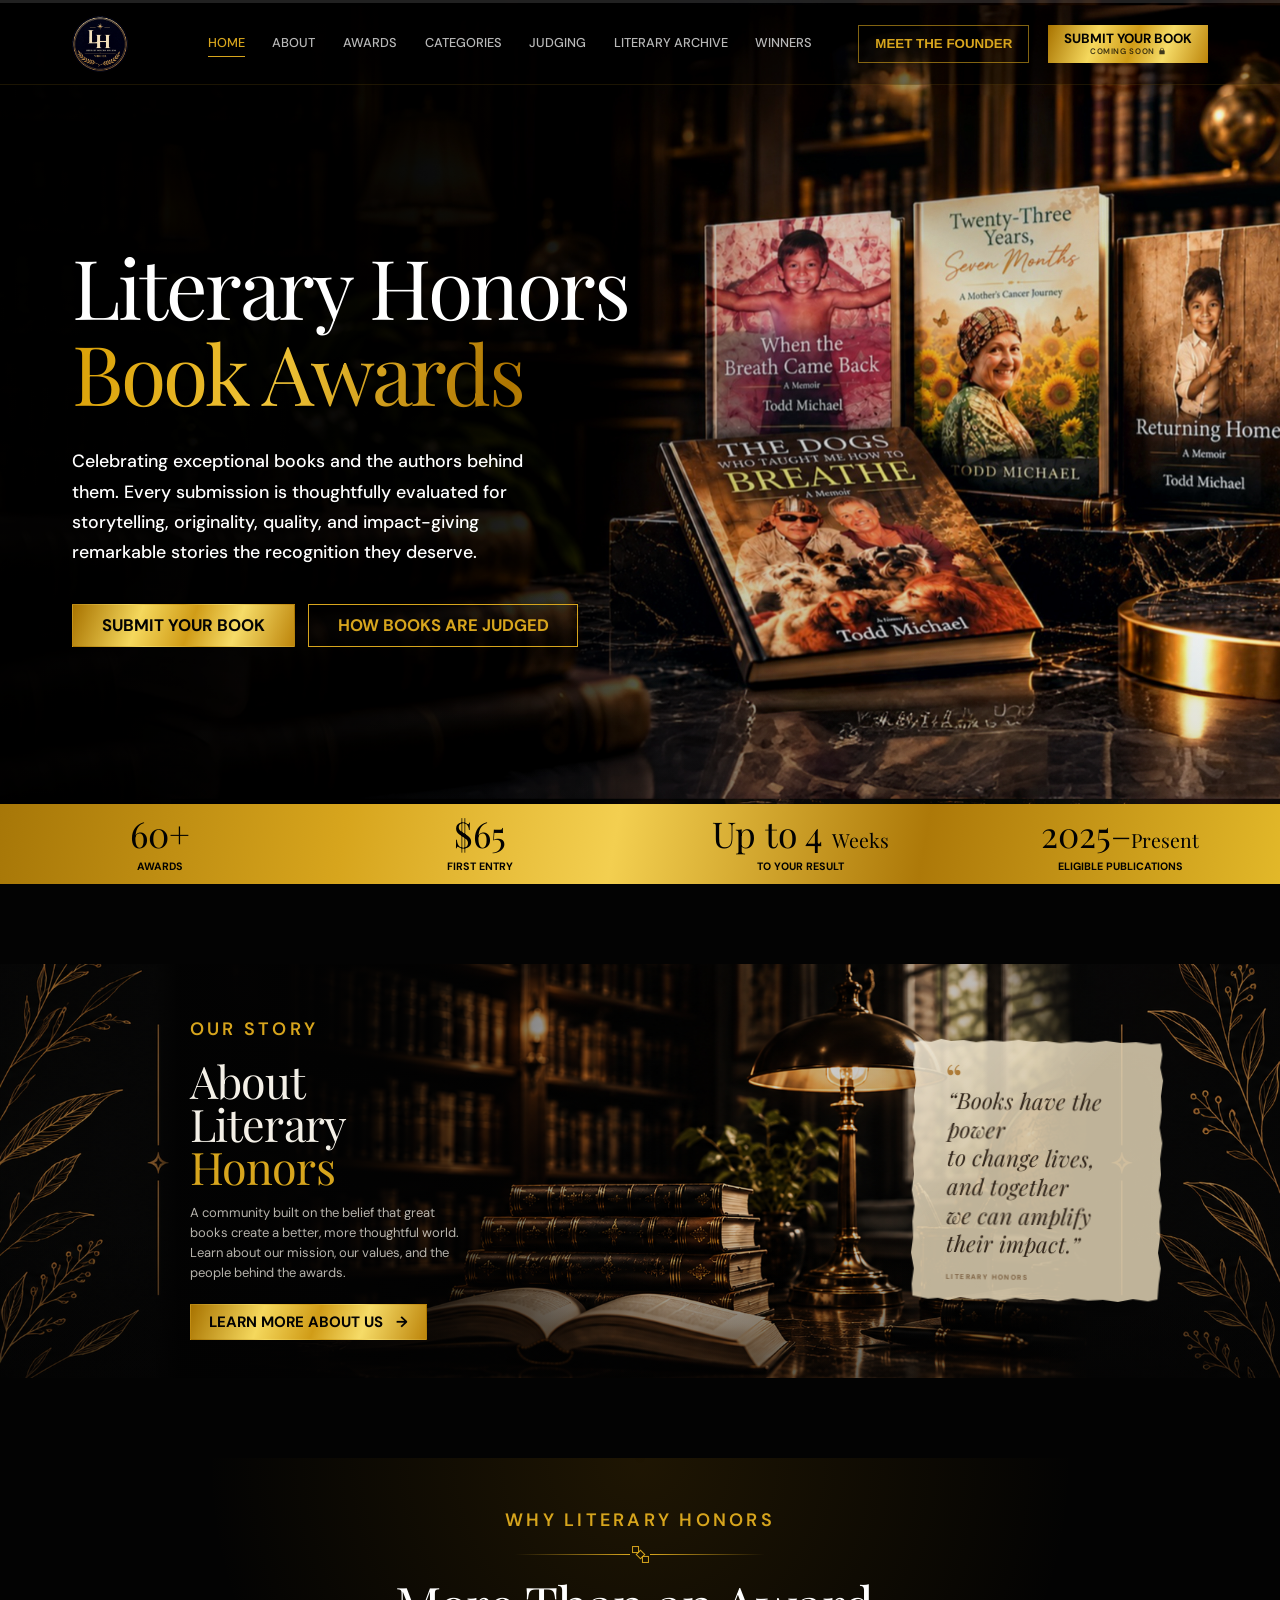
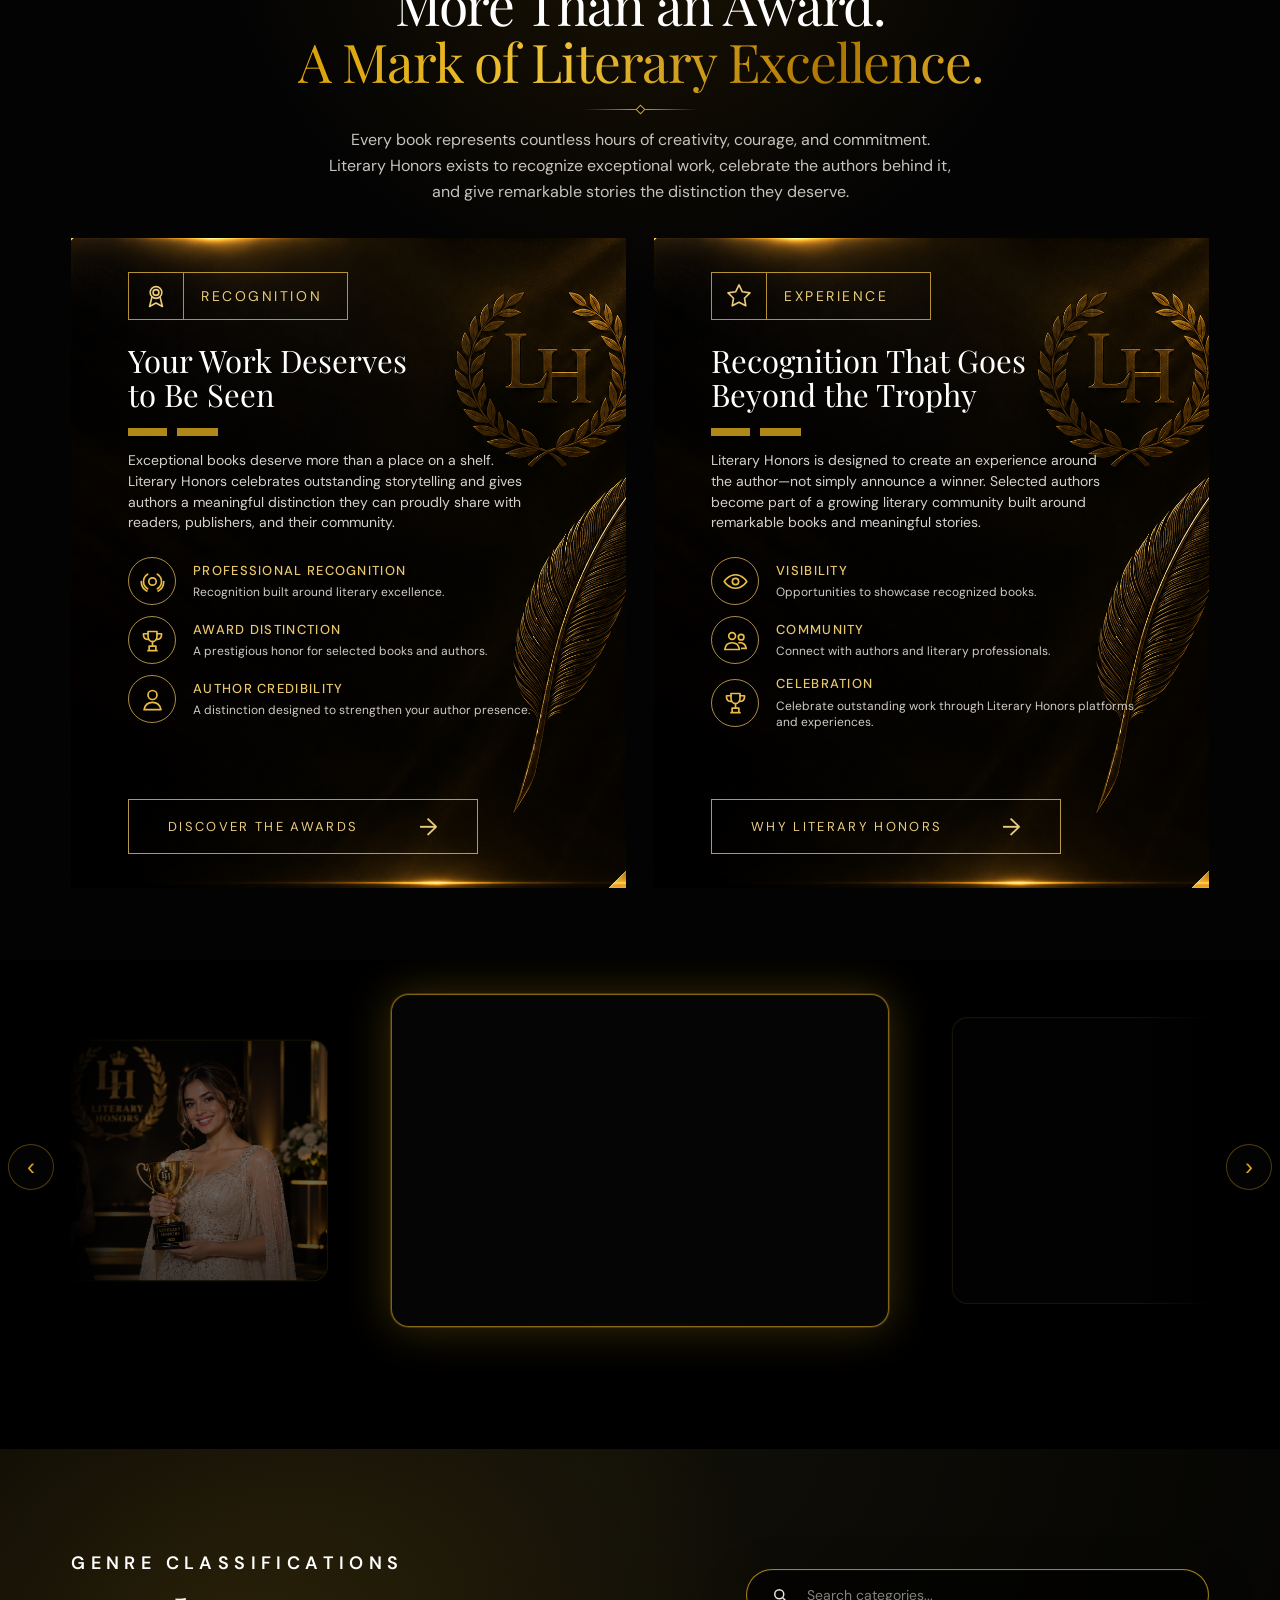
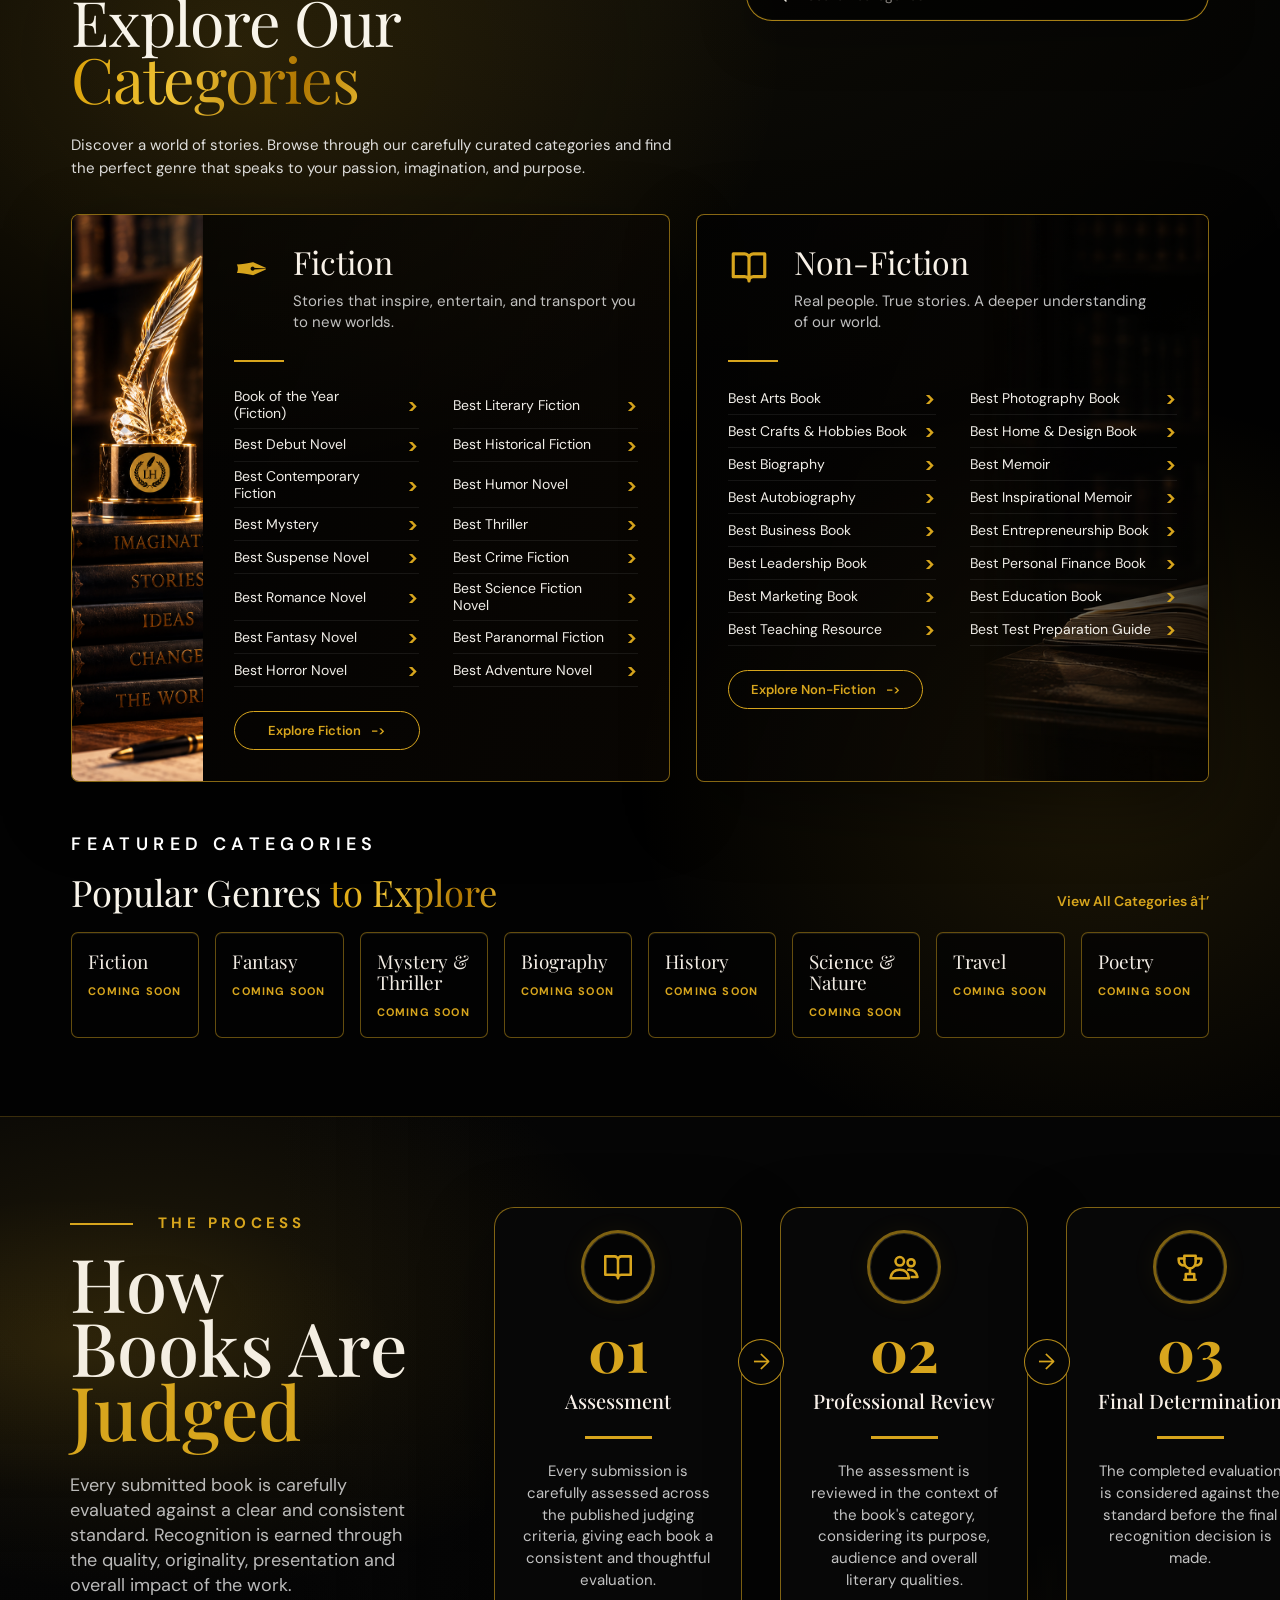
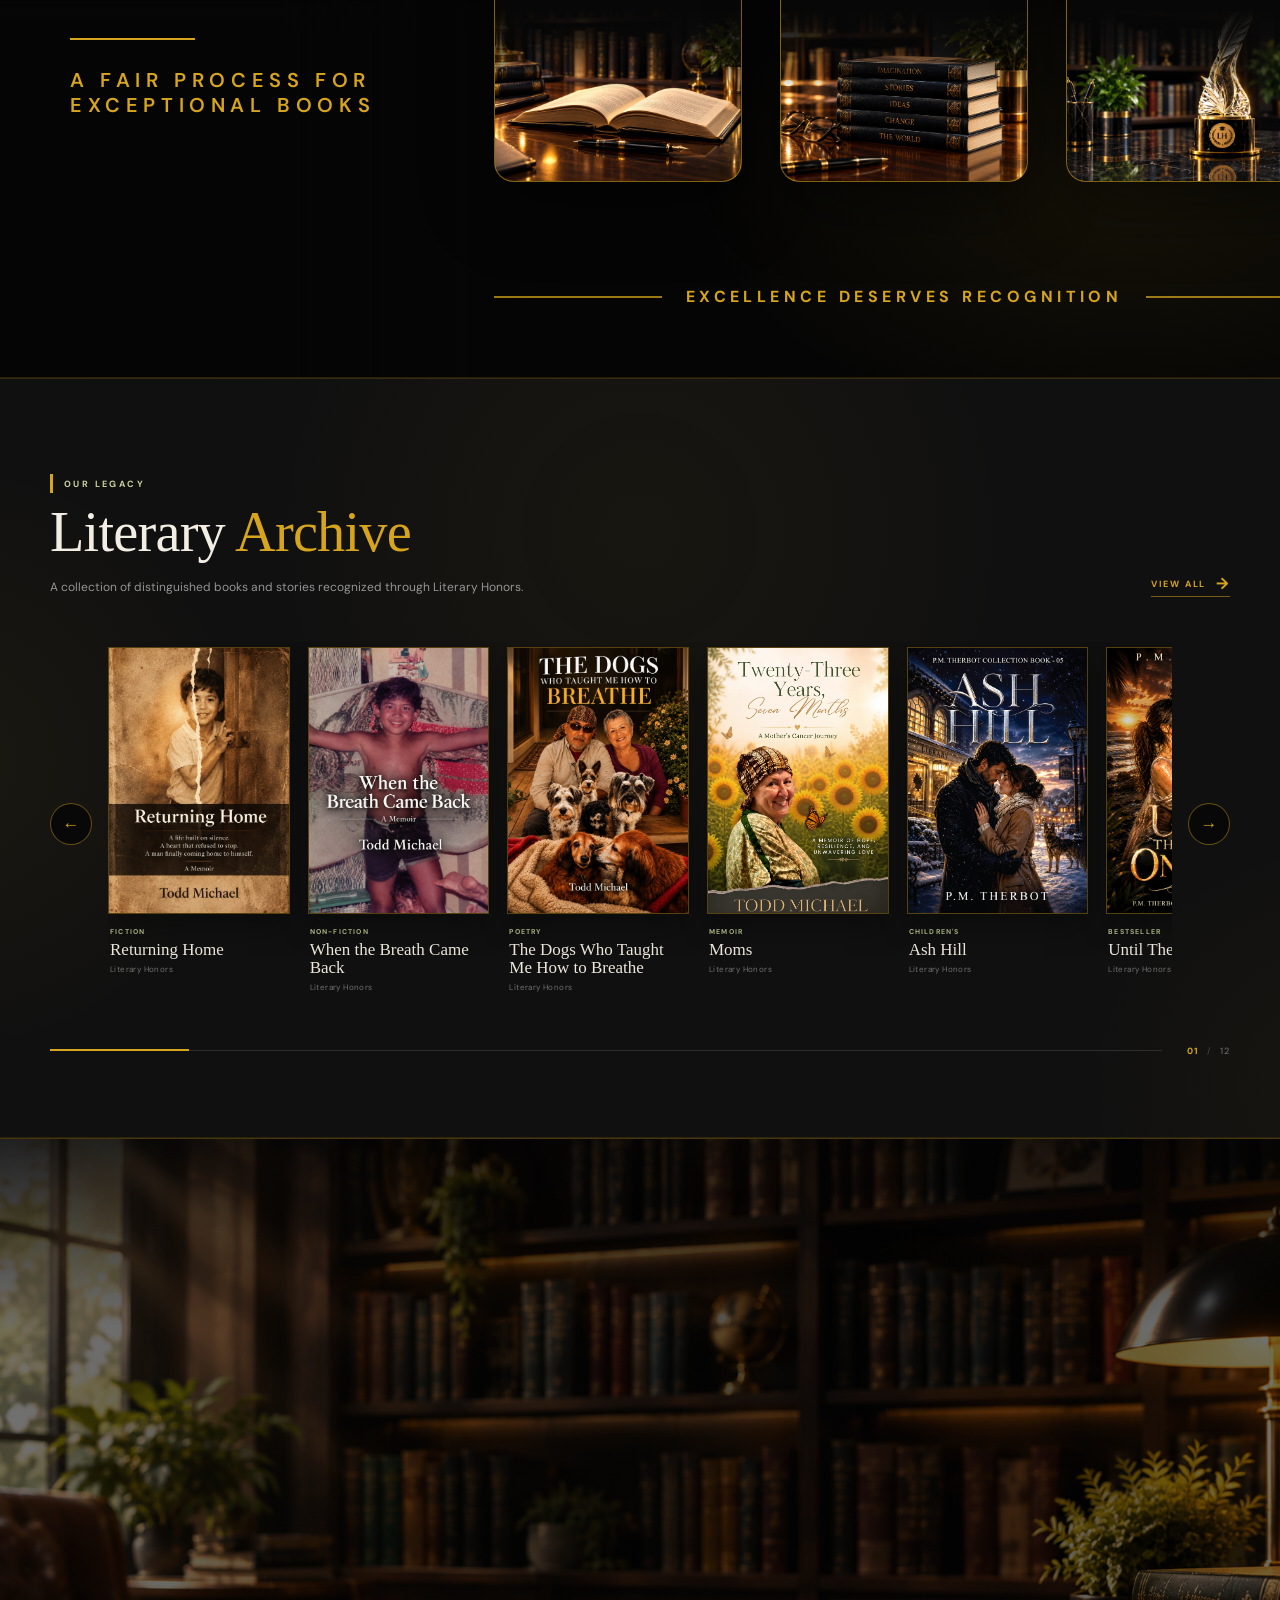
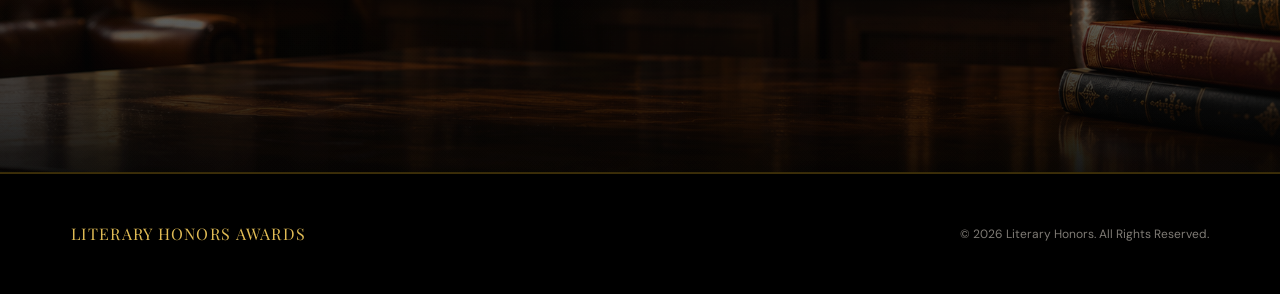
<file: index.html>
<!doctype html>
<html lang="en">

<head>
    <meta charset="UTF-8">
    <meta name="viewport" content="width=device-width, initial-scale=1.0">
    <link rel="icon" href="assets/images/literary-LOGO.jpeg" type="image/jpeg">
    <title>Literary Honors Book Awards</title>
    <link rel="preconnect" href="https://fonts.googleapis.com">
    <link rel="preconnect" href="https://fonts.gstatic.com" crossorigin>
    <link
        href="https://fonts.googleapis.com/css2?family=DM+Sans:wght@400;500;600;700&family=Playfair+Display:wght@400;500&display=swap"
        rel="stylesheet">
    <link rel="stylesheet" href="assets/css/style.css?v=cat-index-1">
</head>

<body class="home-page">
    <svg class="svg-definitions" aria-hidden="true">
        <symbol id="icon-medal" viewBox="0 0 24 24">
            <circle cx="12" cy="9" r="5"></circle>
            <circle cx="12" cy="9" r="2.5"></circle>
            <path d="m8.5 13-2 8 5.5-3 5.5 3-2-8"></path>
        </symbol>
        <symbol id="icon-star" viewBox="0 0 24 24">
            <path d="m12 2.5 2.9 5.9 6.5.9-4.7 4.6 1.1 6.5-5.8-3-5.8 3 1.1-6.5-4.7-4.6 6.5-.9L12 2.5Z"></path>
        </symbol>
        <symbol id="icon-recognition" viewBox="0 0 24 24">
            <circle cx="12" cy="12" r="3.3"></circle>
            <path
                d="M7.7 18.5C5.3 17 4 14.8 4 12s1.3-5 3.7-6.5M16.3 18.5C18.7 17 20 14.8 20 12s-1.3-5-3.7-6.5M7 20.5c-3.2-1.8-5-4.6-5-8.5M17 20.5c3.2-1.8 5-4.6 5-8.5">
            </path>
        </symbol>
        <symbol id="icon-trophy" viewBox="0 0 24 24">
            <path d="M8 4h8v4c0 3-1.8 5-4 5s-4-2-4-5V4Z"></path>
            <path d="M8 6H4v1c0 2.2 1.4 4 4.5 4M16 6h4v1c0 2.2-1.4 4-4.5 4M12 13v4M8 21h8M9 17h6v4H9z"></path>
        </symbol>
        <symbol id="icon-user" viewBox="0 0 24 24">
            <circle cx="12" cy="8" r="4"></circle>
            <path d="M4.5 21c.8-4.2 3.3-6.5 7.5-6.5s6.7 2.3 7.5 6.5H4.5Z"></path>
        </symbol>
        <symbol id="icon-eye" viewBox="0 0 24 24">
            <path d="M2 12s3.6-6 10-6 10 6 10 6-3.6 6-10 6S2 12 2 12Z"></path>
            <circle cx="12" cy="12" r="2.8"></circle>
        </symbol>
        <symbol id="icon-users" viewBox="0 0 24 24">
            <circle cx="9" cy="8" r="3"></circle>
            <circle cx="17" cy="9" r="2.5"></circle>
            <path d="M2.5 20c.5-4 2.7-6 6.5-6s6 2 6.5 6h-13ZM15 14c3.7-.3 5.8 1.7 6.5 5h-4"></path>
        </symbol>
        <symbol id="icon-gift" viewBox="0 0 24 24">
            <path d="M3 10h18v11H3zM2 6h20v4H2zM12 6v15"></path>
            <path d="M12 6H7.5C5 6 5 2 7.5 2 10 2 12 6 12 6Zm0 0h4.5C19 6 19 2 16.5 2 14 2 12 6 12 6Z"></path>
        </symbol>
        <symbol id="icon-book" viewBox="0 0 24 24">
            <path
                d="M3 4.5h6.5c1.4 0 2.5 1.1 2.5 2.5v13c0-1.4-1.1-2.5-2.5-2.5H3v-13Zm18 0h-6.5C13.1 4.5 12 5.6 12 7v13c0-1.4 1.1-2.5 2.5-2.5H21v-13Z">
            </path>
        </symbol>
        <symbol id="icon-bag" viewBox="0 0 24 24">
            <path d="M4 8h16l-1 13H5L4 8Z"></path>
            <path d="M8.5 9V6.5a3.5 3.5 0 0 1 7 0V9"></path>
        </symbol>
    </svg>

    <header class="site-header">
        <div class="site-container header-inner">
            <a class="site-brand" href="index.html#home" aria-label="Literary Honors Awards home">
                <img src="assets/images/literary-LOGO.jpeg" alt="Literary Honors Awards" width="120" height="120">
            </a>
            <nav class="main-navigation" aria-label="Main navigation">
                <a class="navigation-link active" href="#home" aria-current="page">Home</a>
                <a class="navigation-link" href="pages/about.html">About</a>
                <a class="navigation-link" href="pages/awards.html">Awards</a>
                <a class="navigation-link" href="pages/categories.html">Categories</a>
                <a class="navigation-link" href="pages/judging.html">Judging</a>
                <a class="navigation-link" href="pages/literary-archive.html">Literary Archive</a>
                <a class="navigation-link" href="pages/winners.html">Winners</a>
                <a class="header-cta" href="#submit">Submit Your Book<small class="coming-soon-note nav-coming-soon">Coming Soon</small></a>
                <button class="header-cta header-meeting" type="button">Meet the Founder</button>
            </nav>
        </div>
    </header>

    <main>
        <section class="hero" id="home">
            <div class="hero-visual" aria-hidden="true">
                <div class="hero-vignette"></div>
            </div>
            <div class="site-container hero-inner">
                <div class="hero-content">
                    <h1 class="hero-title">
                        <span class="hero-title-typing">Literary Honors</span>
                        <span class="gold-text">Book Awards</span>
                    </h1>

                    <p class="hero-description">
                        Celebrating exceptional books and the authors behind them.<br>
                        Every submission is thoughtfully evaluated for storytelling,<br>
                        originality, quality, and impact-giving remarkable stories the<br>
                        recognition they deserve.
                    </p>

                    <div class="hero-actions">
                        <a class="button button-primary" href="pages/submit.html">Submit Your Book</a>
                        <a class="button button-secondary" href="#judging">How Books Are Judged</a>
                    </div>
                </div>
            </div>
        </section>

        <section class="stats-section" aria-label="Literary Honors statistics">
            <div class="stats-grid">
                <div class="stat-item"><strong>60+</strong><span>Awards</span></div>
                <div class="stat-item"><strong>$65</strong><span>First Entry</span></div>
                <div class="stat-item"><strong>Up to 4 <small>Weeks</small></strong><span>To Your Result</span></div>
                <div class="stat-item"><strong>2025–<small>Present</small></strong><span>Eligible Publications</span>
                </div>
            </div>
        </section>

        <section class="about-section" id="about">
            <div class="content-container about-layout">
                <div class="about-copy" data-reveal="left">
                    <p class="section-eyebrow">Our Story</p>
                    <h2>About Literary<br><span>Honors</span></h2>
                    <p class="section-body">A community built on the belief that great books create a better, more
                        thoughtful world. Learn about our mission, our values, and the people behind the awards.</p>
                    <a class="button button-primary section-primary-cta" href="pages/about.html">Learn More About Us <span
                            aria-hidden="true">→</span></a>
                </div>
                <figure class="about-image-wrap" data-reveal="scale">
                    <span class="book-glow" aria-hidden="true"></span>
                    <img src="assets/images/about-open-book.png" alt="An open book illuminated by warm golden light"
                        width="1536" height="1024" loading="lazy">
                </figure>
                <blockquote class="about-quote" data-reveal="right">
                    “Books have the power<br>to change lives, and together<br>we can amplify their impact.”
                    <span class="about-quote-paper" aria-hidden="true"></span>
                </blockquote>
            </div>
        </section>

        <section class="award-value-section" id="awards-overview">
            <div class="content-container">
                <header class="section-heading centered" data-reveal="up">
                    <p class="section-eyebrow">Why Literary Honors</p>
                    <span class="ornament-line" aria-hidden="true"><i></i></span>
                    <h2>More Than an Award.<br><span class="gold-text">A Mark of Literary Excellence.</span></h2>
                    <span class="small-ornament" aria-hidden="true"></span>
                    <p class="section-intro">
                        Every book represents countless hours of creativity, courage, and commitment.<br>
                        Literary Honors exists to recognize exceptional work, celebrate the authors behind it,<br>
                        and give remarkable stories the distinction they deserve.
                    </p>
                </header>

                <div class="benefit-grid">
                    <article class="benefit-card" data-reveal="right">
                        <div class="card-content">
                            <div class="card-label"><svg aria-hidden="true">
                                    <use href="#icon-medal"></use>
                                </svg><span>Recognition</span></div>
                            <h3>Your Work Deserves<br>to Be Seen</h3>
                            <span class="title-rule" aria-hidden="true"></span>
                            <p class="card-description">Exceptional books deserve more than a place on a shelf. Literary
                                Honors celebrates outstanding storytelling and gives authors a meaningful distinction
                                they can proudly share with readers, publishers, and their community.</p>
                            <ul class="benefit-list">
                                <li><span class="feature-icon"><svg aria-hidden="true">
                                            <use href="#icon-recognition"></use>
                                        </svg></span><span><strong>Professional Recognition</strong>Recognition built
                                        around literary excellence.</span></li>
                                <li><span class="feature-icon"><svg aria-hidden="true">
                                            <use href="#icon-trophy"></use>
                                        </svg></span><span><strong>Award Distinction</strong>A prestigious honor for
                                        selected books and authors.</span></li>
                                <li><span class="feature-icon"><svg aria-hidden="true">
                                            <use href="#icon-user"></use>
                                        </svg></span><span><strong>Author Credibility</strong>A distinction designed to
                                        strengthen your author presence.</span></li>
                            </ul>
                            <a class="outline-cta" href="pages/awards.html">Discover the Awards <span
                                    aria-hidden="true">→</span></a>
                        </div>
                    </article>

                    <article class="benefit-card" data-reveal="right">
                        <div class="card-content">
                            <div class="card-label"><svg aria-hidden="true">
                                    <use href="#icon-star"></use>
                                </svg><span>Experience</span></div>
                            <h3>Recognition That Goes<br>Beyond the Trophy</h3>
                            <span class="title-rule" aria-hidden="true"></span>
                            <p class="card-description">Literary Honors is designed to create an experience around the
                                author—not simply announce a winner. Selected authors become part of a growing literary
                                community built around remarkable books and meaningful stories.</p>
                            <ul class="benefit-list">
                                <li><span class="feature-icon"><svg aria-hidden="true">
                                            <use href="#icon-eye"></use>
                                        </svg></span><span><strong>Visibility</strong>Opportunities to showcase
                                        recognized books.</span></li>
                                <li><span class="feature-icon"><svg aria-hidden="true">
                                            <use href="#icon-users"></use>
                                        </svg></span><span><strong>Community</strong>Connect with authors and literary
                                        professionals.</span></li>
                                <li><span class="feature-icon"><svg aria-hidden="true">
                                            <use href="#icon-trophy"></use>
                                        </svg></span><span><strong>Celebration</strong>Celebrate outstanding work
                                        through Literary Honors platforms and experiences.</span></li>
                            </ul>
                            <a class="outline-cta" href="#about">Why Literary Honors <span
                                    aria-hidden="true">→</span></a>
                        </div>
                    </article>
                </div>
            </div>
        </section>

        <section class="gallery-section" id="winners" aria-label="Literary Honors ceremony gallery" data-reveal="fade">
            <div class="award-showcase" id="award-showcase">
                <div class="award-showcase-viewport">
                    <div class="award-showcase-track" id="award-showcase-track"></div>
                </div>
                <button class="award-showcase-arrow award-showcase-prev" type="button" aria-label="Previous award">
                    <span aria-hidden="true">&#8249;</span>
                </button>
                <button class="award-showcase-arrow award-showcase-next" type="button" aria-label="Next award">
                    <span aria-hidden="true">&#8250;</span>
                </button>
            </div>
        </section>

        <section class="categories-section" id="categories">
            <div class="content-container">
                <div class="categories-heading" data-reveal="up">
                    <div>
                        <p class="section-eyebrow light">Genre Classifications</p>
                        <h2>Explore Our<br><span class="gold-text">Categories</span></h2>
                        <p class="categories-intro">Discover a world of stories. Browse through our carefully curated categories and find the perfect genre that speaks to your passion, imagination, and purpose.</p>
                    </div>
                    <label class="category-search">
                        <span class="sr-only">Search categories</span>
                        <svg viewBox="0 0 24 24" aria-hidden="true">
                            <circle cx="11" cy="11" r="6"></circle>
                            <path d="m16 16 4 4"></path>
                        </svg>
                        <input id="category-search" type="search" placeholder="Search categories..." autocomplete="off">
                    </label>
                </div>

                <div class="home-category-index" id="category-grid"></div>
                <p class="no-category-results" id="no-category-results" hidden>No categories found.</p>

                <div class="featured-categories-heading" data-reveal="up">
                    <div>
                        <p class="section-eyebrow light">Featured Categories</p>
                        <h3>Popular Genres <span class="gold-text">to Explore</span></h3>
                    </div>
                    <a href="pages/categories.html">View All Categories <span aria-hidden="true">â†’</span></a>
                </div>

                <div class="featured-category-grid">
                    <article class="featured-category-card" data-reveal="left"><span>Fiction</span><strong>Coming Soon</strong></article>
                    <article class="featured-category-card" data-reveal="left"><span>Fantasy</span><strong>Coming Soon</strong></article>
                    <article class="featured-category-card" data-reveal="left"><span>Mystery &amp; Thriller</span><strong>Coming Soon</strong></article>
                    <article class="featured-category-card" data-reveal="left"><span>Biography</span><strong>Coming Soon</strong></article>
                    <article class="featured-category-card" data-reveal="left"><span>History</span><strong>Coming Soon</strong></article>
                    <article class="featured-category-card" data-reveal="left"><span>Science &amp; Nature</span><strong>Coming Soon</strong></article>
                    <article class="featured-category-card" data-reveal="left"><span>Travel</span><strong>Coming Soon</strong></article>
                    <article class="featured-category-card" data-reveal="left"><span>Poetry</span><strong>Coming Soon</strong></article>
                </div>
            </div>
        </section>

        <!-- =========================
     JUDGING SECTION
========================= -->

        <section class="judging-standard" id="judging">

            <div class="judging-standard-inner">

                <!-- INTRO -->
                <div class="judging-intro">

                    <span class="judging-eyebrow">
                        THE PROCESS
                    </span>

                    <h2>
                        How Books Are <span>Judged</span>
                    </h2>

                    <p>
                        Every submitted book is carefully evaluated against
                        a clear and consistent standard. Recognition is earned
                        through the quality, originality, presentation and
                        overall impact of the work.
                    </p>

                    <span class="judging-intro-rule" aria-hidden="true"></span>
                    <p class="judging-kicker">A Fair Process For<br>Exceptional Books</p>

                </div>


                <!-- 3 STEP PROCESS -->
                <div class="judging-process-grid">

                    <div class="judging-process-card" data-reveal="right">

                        <span class="judging-card-icon" aria-hidden="true"><svg><use href="#icon-book"></use></svg></span>
                        <span class="step-number">01</span>

                        <h3>
                            Assessment
                        </h3>

                        <p>
                            Every submission is carefully assessed across
                            the published judging criteria, giving each book
                            a consistent and thoughtful evaluation.
                        </p>

                    </div>


                    <div class="judging-process-card" data-reveal="right">

                        <span class="judging-card-icon" aria-hidden="true"><svg><use href="#icon-users"></use></svg></span>
                        <span class="step-number">02</span>

                        <h3>
                            Professional Review
                        </h3>

                        <p>
                            The assessment is reviewed in the context of
                            the book's category, considering its purpose,
                            audience and overall literary qualities.
                        </p>

                    </div>


                    <div class="judging-process-card" data-reveal="right">

                        <span class="judging-card-icon" aria-hidden="true"><svg><use href="#icon-trophy"></use></svg></span>
                        <span class="step-number">03</span>

                        <h3>
                            Final Determination
                        </h3>

                        <p>
                            The completed evaluation is considered against
                            the standard before the final recognition
                            decision is made.
                        </p>

                    </div>

                </div>

                <div class="judging-bottom-line">
                    <span>Excellence Deserves Recognition</span>
                </div>

                <!-- PILLARS -->
                <div class="judging-pillars-intro">

                    <p>
                        Our judging framework considers the complete reading
                        experience — from the strength of the writing and
                        originality of the work to its reader impact,
                        presentation and category relevance.
                    </p>

                    <a href="pages/judging.html" class="judging-read-more">
                        VIEW THE FULL JUDGING PROCESS
                        <span>→</span>
                    </a>

                </div>

            </div>

        </section>
        <!-- ============================================================
     ============================================================
     
              LITERARY HONORS — LITERARY ARCHIVE
              
              HOMEPAGE ARCHIVE CAROUSEL SECTION
              
              IMPORTANT:
              - 12 books included
              - 6 books visible on desktop
              - Previous / Next navigation ready
              - Cover artwork is loaded from assets/images
              - VIEW ALL is ready for future archive page
              
     ============================================================
     ============================================================ -->
        <section class="literary-archive" id="literary-archive">
            <!-- =======================================================
         ARCHIVE MAIN CONTAINER
    ========================================================= -->
            <div class="archive-container">
                <!-- ====================================================
             ARCHIVE HEADER
        ===================================================== -->
                <div class="archive-header">
                    <div class="archive-heading">
                        <span class="archive-eyebrow">
                            OUR LEGACY
                        </span>
                        <h2>
                            Literary <span>Archive</span>
                        </h2>
                        <p>
                            A collection of distinguished books and stories
                            recognized through Literary Honors.
                        </p>
                    </div>
                    <!-- VIEW ALL LINK -->
                    <a href="pages/literary-archive.html" class="archive-view-all">
                        VIEW ALL
                        <span>→</span>
                    </a>
                </div>
                <!-- ====================================================
             ARCHIVE CAROUSEL
        ===================================================== -->
                <div class="archive-carousel">
                    <!-- ==================================================
                 PREVIOUS BUTTON
            =================================================== -->
                    <button type="button" class="archive-arrow archive-prev" aria-label="Previous books">
                        <span>←</span>
                    </button>
                    <!-- ==================================================
                 BOOK VIEWPORT
            =================================================== -->
                    <div class="archive-viewport" aria-label="Literary Archive books">
                               <!-- ==============================================
                     BOOK TRACK
                =============================================== -->
                        <div class="archive-track">
                            <!-- ==========================================
                         BOOK 01
                    =========================================== -->
                            <article class="archive-book">
                                <div class="archive-cover">
                                    <img src="assets/images/literary archive/2.jpeg" alt="Returning Home book cover" loading="lazy">
                                    <span class="archive-category">
                                        MEMOIR
                                    </span>
                                    <div class="archive-cover-content">
                                        <h3>
                                            The Story
                                            Within
                                        </h3>
                                        <p>
                                            Literary Honors
                                        </p>

                                    </div>

                                    <span class="archive-cover-number">
                                        01
                                    </span>

                                </div>

                                <div class="archive-book-info">

                                    <span>
                                        FICTION
                                    </span>

                                    <h4>
                                        Returning Home
                                    </h4>

                                    <p>
                                        Literary Honors
                                    </p>

                                </div>

                            </article>


                            <!-- ==========================================
                         BOOK 02
                    =========================================== -->

                            <article class="archive-book">

                                <div class="archive-cover">
                                    <img src="assets/images/literary archive/1.jpeg" alt="When the Breath Came Back book cover" loading="lazy">

                                    <span class="archive-category">
                                        MEMOIR
                                    </span>

                                    <div class="archive-cover-content">

                                        <h3>
                                            Beyond
                                            The Pages
                                        </h3>
                                        <p>
                                            Literary Honors
                                        </p>
                                    </div>
                                    <span class="archive-cover-number">
                                        02
                                    </span>
                                </div>
                                <div class="archive-book-info">
                                    <span>
                                        NON-FICTION
                                    </span>
                                    <h4>
                                        When the Breath Came Back
                                    </h4>
                                    <p>
                                        Literary Honors
                                    </p>
                                </div>
                            </article>
                            <!-- ==========================================
                         BOOK 03
                    =========================================== -->
                            <article class="archive-book">
                                <div class="archive-cover">
                                    <img src="assets/images/literary archive/3.jpeg" alt="The Dogs Who Taught Me How to Breathe book cover" loading="lazy">
                                    <span class="archive-category">
                                        INSPIRATIONAL
                                    </span>
                                    <div class="archive-cover-content">
                                        <h3>
                                            Echoes
                                            Of Words
                                        </h3>
                                        <p>
                                            Literary Honors
                                        </p>
                                    </div>
                                    <span class="archive-cover-number">
                                        03
                                    </span>
                                </div>
                                <div class="archive-book-info">
                                    <span>
                                        POETRY
                                    </span>
                                    <h4>
                                        The Dogs Who Taught Me How to Breathe
                                    </h4>
                                    <p>
                                        Literary Honors
                                    </p>
                                </div>
                            </article>
                            <!-- ==========================================
                         BOOK 04
                    =========================================== -->
                            <article class="archive-book">
                                <div class="archive-cover">
                                    <img src="assets/images/Moms NEW (3).png" alt="Moms book cover" loading="lazy">
                                    <span class="archive-category">
                                        MEMOIR
                                    </span>
                                    <div class="archive-cover-content">
                                        <h3>
                                            A Life
                                            Remembered
                                        </h3>
                                        <p>
                                            Literary Honors
                                        </p>
                                    </div>
                                    <span class="archive-cover-number">
                                        04
                                    </span>
                                </div>
                                <div class="archive-book-info">
                                    <span>
                                        MEMOIR
                                    </span>
                                    <h4>
                                        Moms
                                    </h4>
                                    <p>
                                        Literary Honors
                                    </p>
                                </div>
                            </article>
                            <!-- ==========================================
                         BOOK 05
                    =========================================== -->

                            <article class="archive-book">

                                <div class="archive-cover">
                                    <img src="assets/images/literary archive/Ash hill.jpeg" alt="Ash Hill book cover" loading="lazy">

                                    <span class="archive-category">
                                        FEATURED
                                    </span>

                                    <div class="archive-cover-content">

                                        <h3>
                                            Little
                                            Worlds
                                        </h3>

                                        <p>
                                            Literary Honors
                                        </p>

                                    </div>

                                    <span class="archive-cover-number">
                                        05
                                    </span>

                                </div>

                                <div class="archive-book-info">

                                    <span>
                                        CHILDREN'S
                                    </span>

                                    <h4>
                                        Ash Hill
                                    </h4>

                                    <p>
                                        Literary Honors
                                    </p>

                                </div>

                            </article>


                            <!-- ==========================================
                         BOOK 06
                    =========================================== -->

                            <article class="archive-book">

                                <div class="archive-cover">
                                    <img src="assets/images/literary archive/WhatsApp Image 2026-09-16 at 12.07.48 AM.jpeg" alt="Until There Was Only Us book cover" loading="lazy">

                                    <span class="archive-category">
                                        FEATURED
                                    </span>

                                    <div class="archive-cover-content">

                                        <h3>
                                            The Final
                                            Chapter
                                        </h3>

                                        <p>
                                            Literary Honors
                                        </p>

                                    </div>

                                    <span class="archive-cover-number">
                                        06
                                    </span>
                                </div>
                                <div class="archive-book-info">
                                    <span>
                                        BESTSELLER
                                    </span>
                                    <h4>
                                        Until There Was Only Us
                                    </h4>
                                    <p>
                                        Literary Honors
                                    </p>
                                </div>
                            </article>
                            <!-- ==========================================
                         BOOK 07
                    =========================================== -->
                            <article class="archive-book">

                                <div class="archive-cover">
                                    <img src="assets/images/literary archive/WhatsApp Image 2026-09-16 at 12.07.54 AM.jpeg" alt="Lost Until I Found You book cover" loading="lazy">

                                    <span class="archive-category">
                                        FEATURED
                                    </span>

                                    <div class="archive-cover-content">

                                        <h3>My Brother name is Michael
                                        </h3>

                                        <p>
                                            Literary Honors
                                        </p>

                                    </div>

                                    <span class="archive-cover-number">
                                        07
                                    </span>

                                </div>
                                <div class="archive-book-info">
                                    <span>
                                        HISTORY
                                    </span>
                                    <h4>
                                        Lost Until I Found You
                                    </h4>
                                    <p>
                                        Literary Honors
                                    </p>
                                </div>
                            </article>
                            <!-- ==========================================
                         BOOK 08
                    =========================================== -->
                            <article class="archive-book">
                                <div class="archive-cover">
                                    <img src="assets/images/literary archive/WhatsApp Image 2026-09-16 at 12.08.25 AM.jpeg" alt="Islands Horizon book cover" loading="lazy">
                                    <span class="archive-category">
                                        FEATURED
                                    </span>
                                    <div class="archive-cover-content">
                                        <h3>
                                            A Beautiful
                                            Beginning
                                        </h3>
                                        <p>
                                            Literary Honors
                                        </p>
                                    </div>
                                    <span class="archive-cover-number">
                                        08
                                    </span>
                                </div>
                                <div class="archive-book-info">
                                    <span>
                                        ROMANCE
                                    </span>
                                    <h4>
                                        Islands Horizon
                                    </h4>
                                    <p>
                                        Literary Honors
                                    </p>
                                </div>
                            </article>
                            <!-- ==========================================
                         BOOK 09
                    =========================================== -->

                            <article class="archive-book">

                                <div class="archive-cover">
                                    <img src="assets/images/literary archive/WhatsApp Image 2026-09-16 at 12.08.45 AM.jpeg" alt="The Price I Paid book cover" loading="lazy">

                                    <span class="archive-category">
                                        FEATURED
                                    </span>

                                    <div class="archive-cover-content">

                                        <h3>
                                            Finding
                                            Light
                                        </h3>

                                        <p>
                                            Literary Honors
                                        </p>

                                    </div>

                                    <span class="archive-cover-number">
                                        09
                                    </span>

                                </div>

                                <div class="archive-book-info">

                                    <span>
                                        INSPIRATIONAL
                                    </span>

                                    <h4>
                                        The Price I Paid
                                    </h4>

                                    <p>
                                        Literary Honors
                                    </p>

                                </div>

                            </article>


                            <!-- ==========================================
                         BOOK 10
                    =========================================== -->

                            <article class="archive-book">

                                <div class="archive-cover">
                                    <img src="assets/images/literary archive/WhatsApp Image 2026-09-16 at 12.09.19 AM.jpeg" alt="Dark Waters book cover" loading="lazy">

                                    <span class="archive-category">
                                        FEATURED
                                    </span>

                                    <div class="archive-cover-content">

                                        <h3>
                                            The Human
                                            Mind
                                        </h3>

                                        <p>
                                            Literary Honors
                                        </p>

                                    </div>

                                    <span class="archive-cover-number">
                                        10
                                    </span>

                                </div>

                                <div class="archive-book-info">

                                    <span>
                                        PSYCHOLOGY
                                    </span>

                                    <h4>
                                        Dark Waters
                                    </h4>

                                    <p>
                                        Literary Honors
                                    </p>

                                </div>

                            </article>


                            <!-- ==========================================
                         BOOK 11
                    =========================================== -->

                            <article class="archive-book">

                                <div class="archive-cover">
                                    <img src="assets/images/literary archive/WhatsApp Image 2026-09-16 at 12.09.43 AM.jpeg" alt="Dark Days in Clunes book cover" loading="lazy">

                                    <span class="archive-category">
                                        FEATURED
                                    </span>

                                    <div class="archive-cover-content">

                                        <h3>
                                            A Remarkable
                                            Life
                                        </h3>

                                        <p>
                                            Literary Honors
                                        </p>

                                    </div>

                                    <span class="archive-cover-number">
                                        11
                                    </span>

                                </div>

                                <div class="archive-book-info">

                                    <span>
                                        BIOGRAPHY
                                    </span>

                                    <h4>
                                        Dark Days in Clunes
                                    </h4>

                                    <p>
                                        Literary Honors
                                    </p>

                                </div>

                            </article>


                            <!-- ==========================================
                         BOOK 12
                    =========================================== -->

                            <article class="archive-book">

                                <div class="archive-cover">
                                    <img src="assets/images/literary archive/WhatsApp Image 2026-09-16 at 12.09.57 AM.jpeg" alt="Riding the Dragon book cover" loading="lazy">

                                    <span class="archive-category">
                                        FEATURED
                                    </span>

                                    <div class="archive-cover-content">

                                        <h3>
                                            Becoming
                                            More
                                        </h3>

                                        <p>
                                            Literary Honors
                                        </p>

                                    </div>

                                    <span class="archive-cover-number">
                                        12
                                    </span>

                                </div>

                                <div class="archive-book-info">

                                    <span>
                                        SELF HELP
                                    </span>

                                    <h4>
                                        Riding the Dragon
                                    </h4>

                                    <p>
                                        Literary Honors
                                    </p>

                                </div>

                            </article>


                        </div>
                        <!-- END .archive-track -->


                    </div>
                    <!-- END .archive-viewport -->


                    <!-- ==================================================
                 NEXT BUTTON
            =================================================== -->

                    <button type="button" class="archive-arrow archive-next" aria-label="Next books">
                        <span>→</span>
                    </button>


                </div>
                <!-- END .archive-carousel -->


                <!-- ====================================================
             ARCHIVE BOTTOM
        ===================================================== -->

                <div class="archive-bottom">


                    <!-- progress line -->

                    <div class="archive-progress" aria-hidden="true">
                        <span></span>
                    </div>


                    <!-- archive counter -->

                    <div class="archive-counter">

                        <span class="archive-current">
                            01
                        </span>

                        <span class="archive-counter-line">
                            /
                        </span>

                        <span class="archive-total">
                            12
                        </span>

                    </div>


                </div>
                <!-- END .archive-bottom -->


            </div>
            <!-- END .archive-container -->


        </section>


        <!-- ============================================================
     ============================================================
     
              END — LITERARY HONORS ARCHIVE SECTION
              
              CSS:
              Use .literary-archive and its child classes.
              
              JAVASCRIPT:
              Previous / Next buttons will be connected later.
              
     ============================================================
     ============================================================ -->



        

        <section class="submit-section section-divider" id="submit">
            <div class="content-container submit-content" data-reveal="up">
                <p class="section-eyebrow">Let Your Story Be Seen</p>
                <h2>Submit Your Book for an Award</h2>
                <p>Give your work the prestige, recognition, and marketplace boost it deserves. Submit digital
                    copy<br>manuscripts today, choose categories, and join an elite literary heritage.</p>
                <span class="coming-soon-wrap">
                <a class="button button-primary section-primary-cta" href="pages/submit.html">Submit Your Book
<small class="coming-soon-note">Coming Soon</small></a>
                </span>
            </div>
        </section>
    </main>

    <footer class="site-footer">
        <div class="content-container footer-inner">
            <p>Literary Honors Awards</p>
            <span>© 2026 Literary Honors. All Rights Reserved.</span>
        </div>
    </footer>

    <script src="assets/js/site-paths.js"></script>
    <script src="assets/js/categories-data.js" defer></script>
    <script src="assets/js/script.js" defer></script>
    <script src="assets/js/nav.js" defer></script>
    <script src="assets/js/stat-counters.js" defer></script>
</body>

</html>
</file>
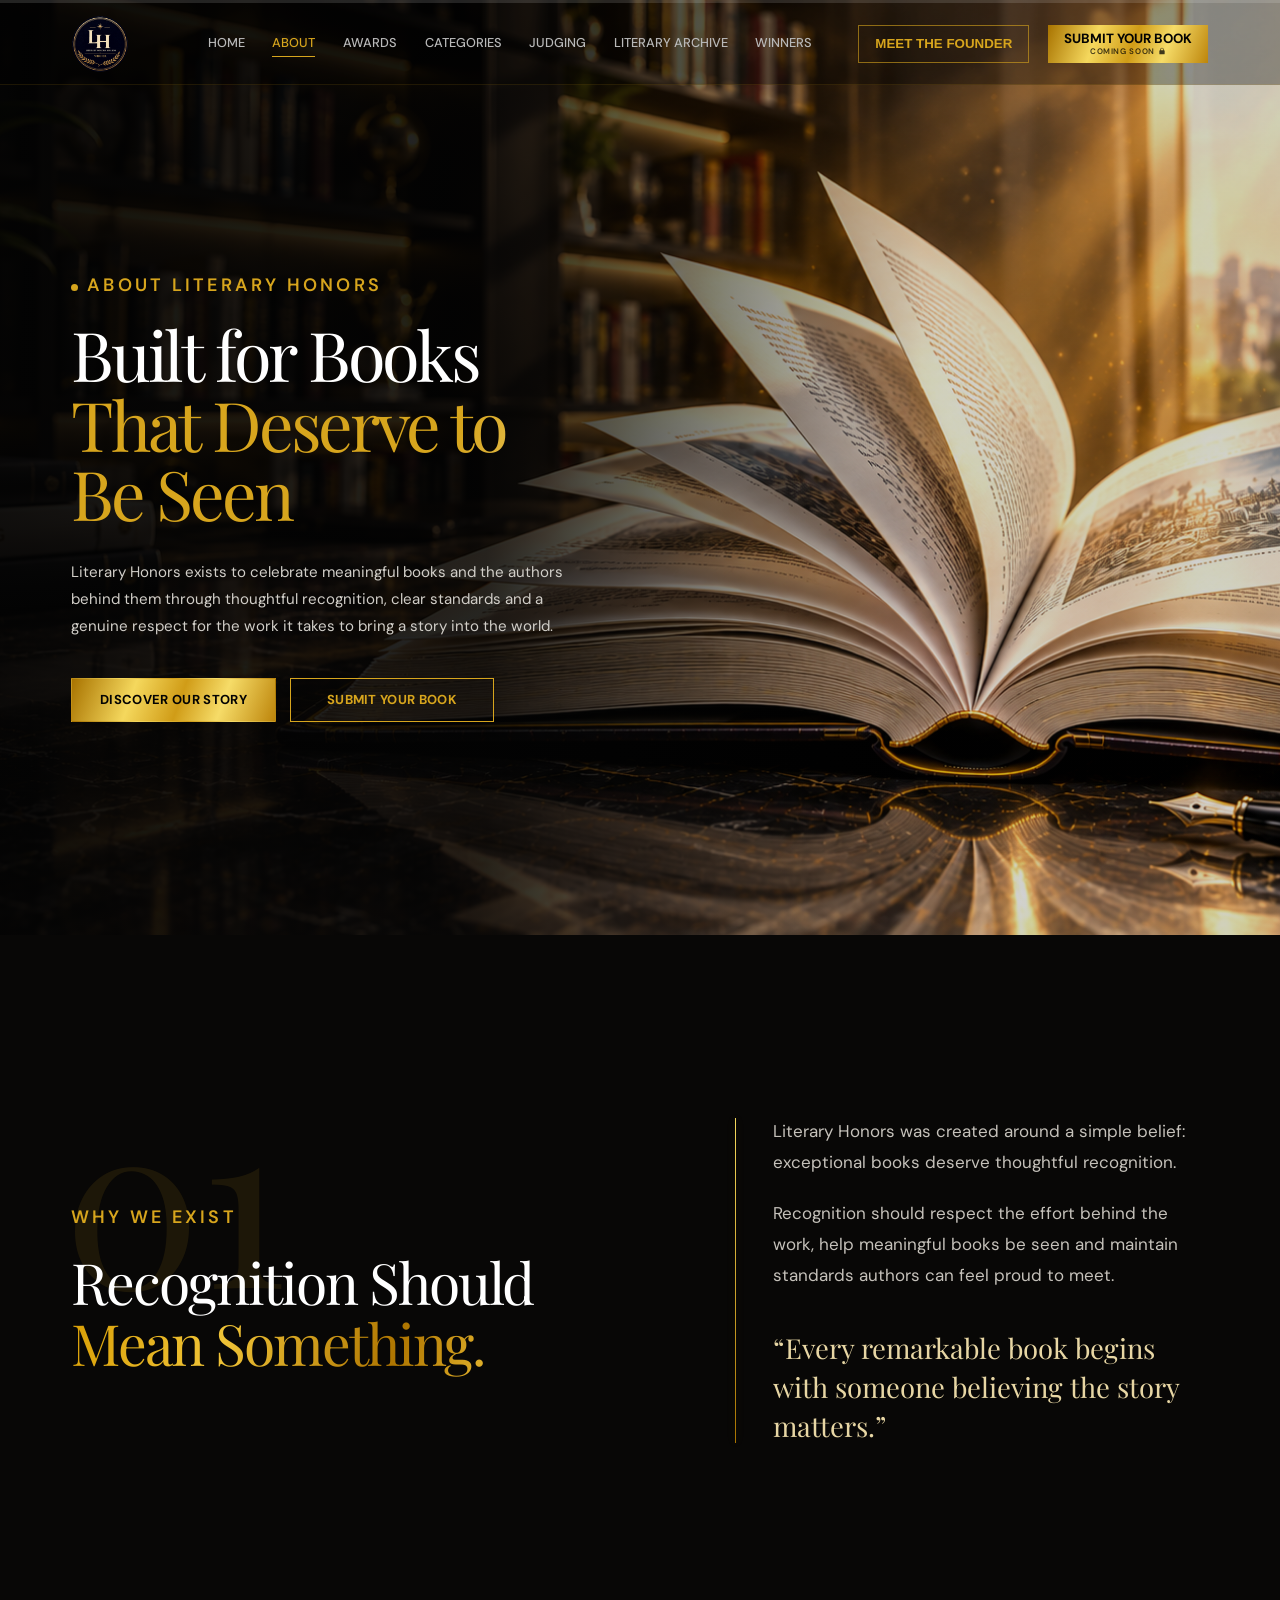
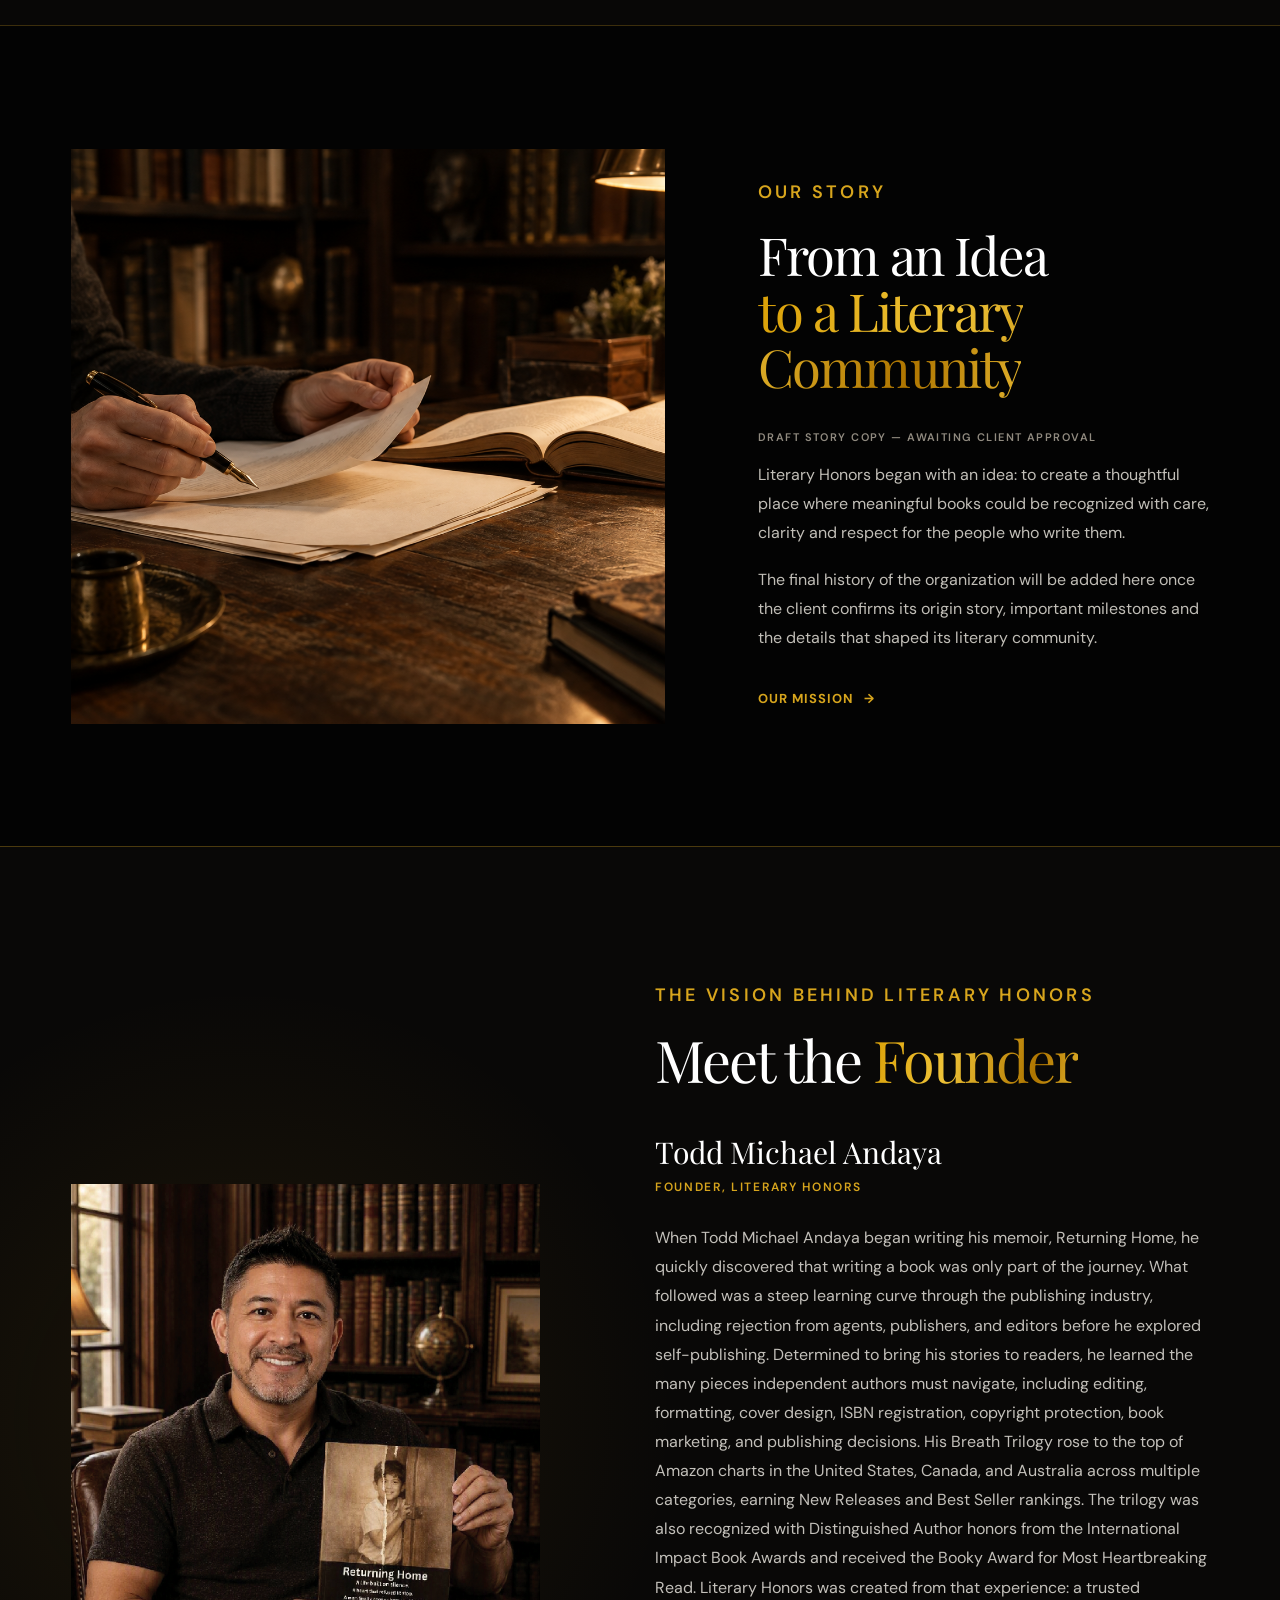
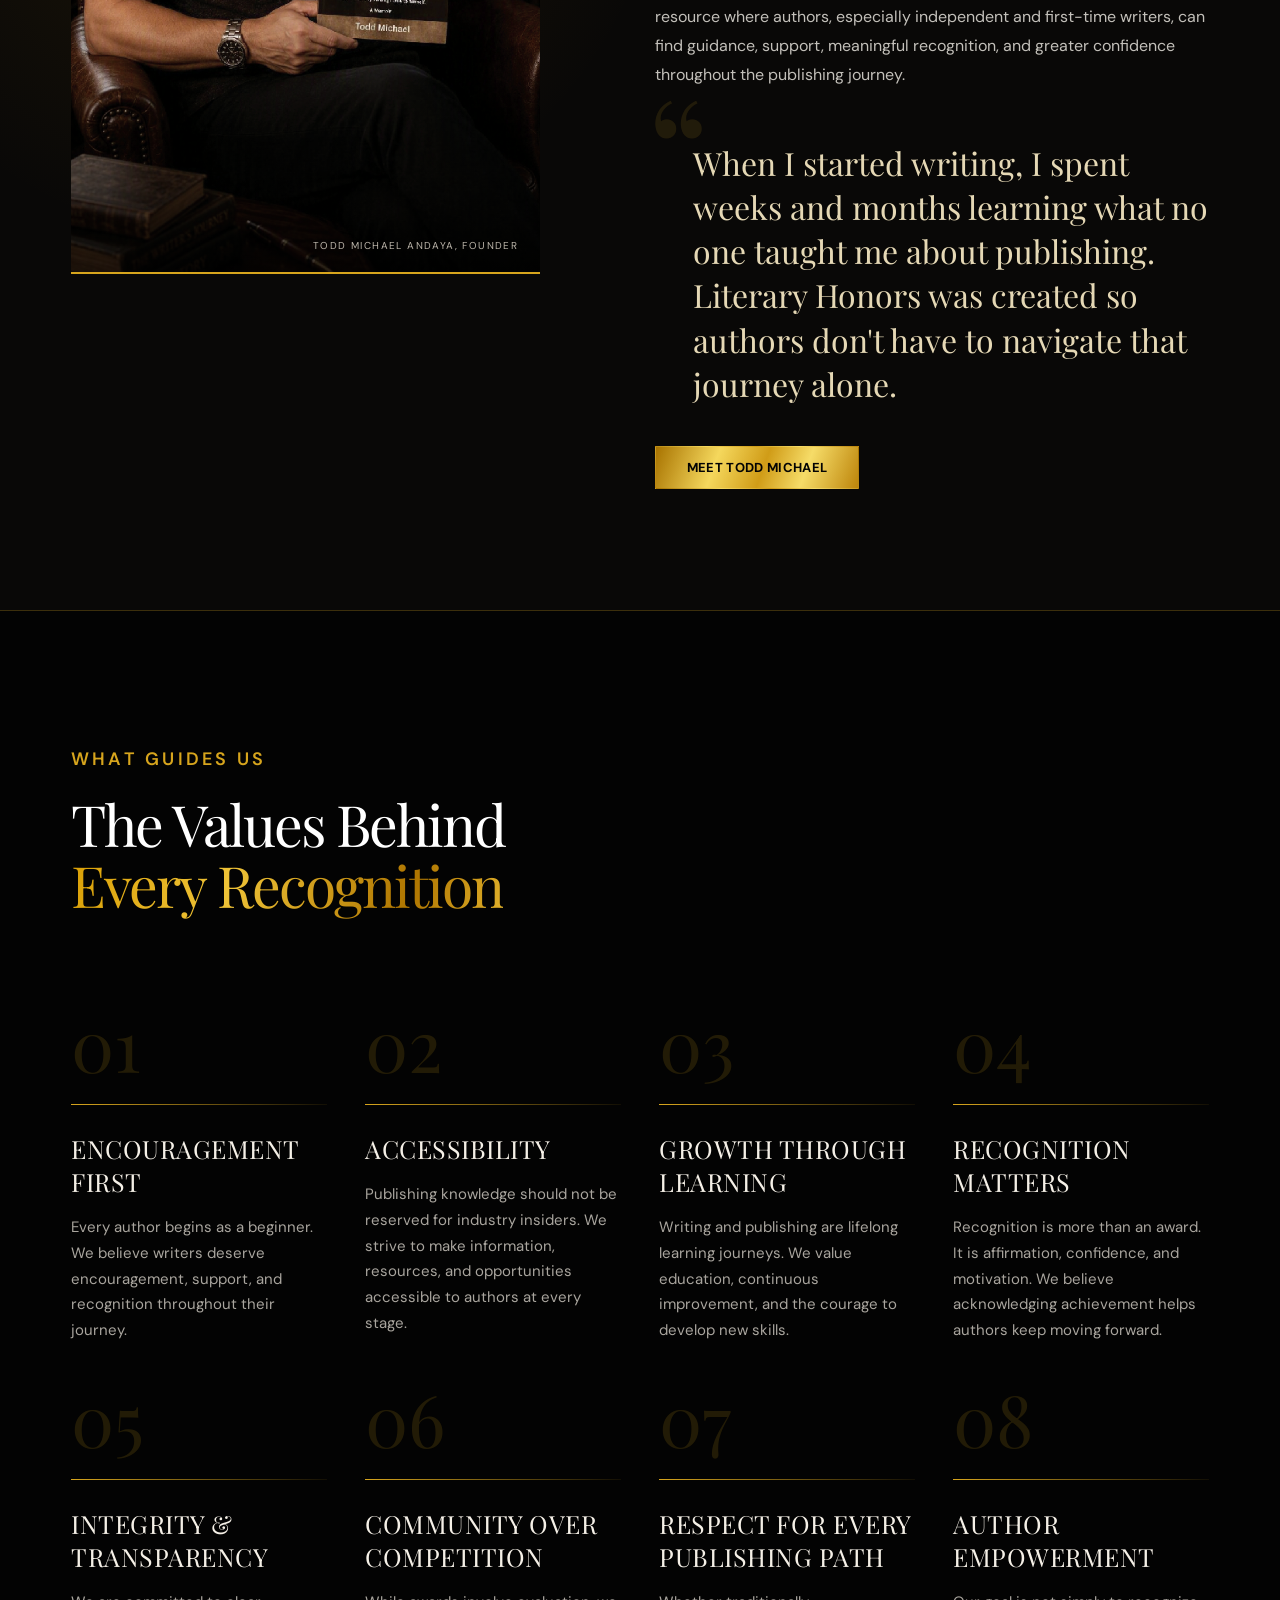
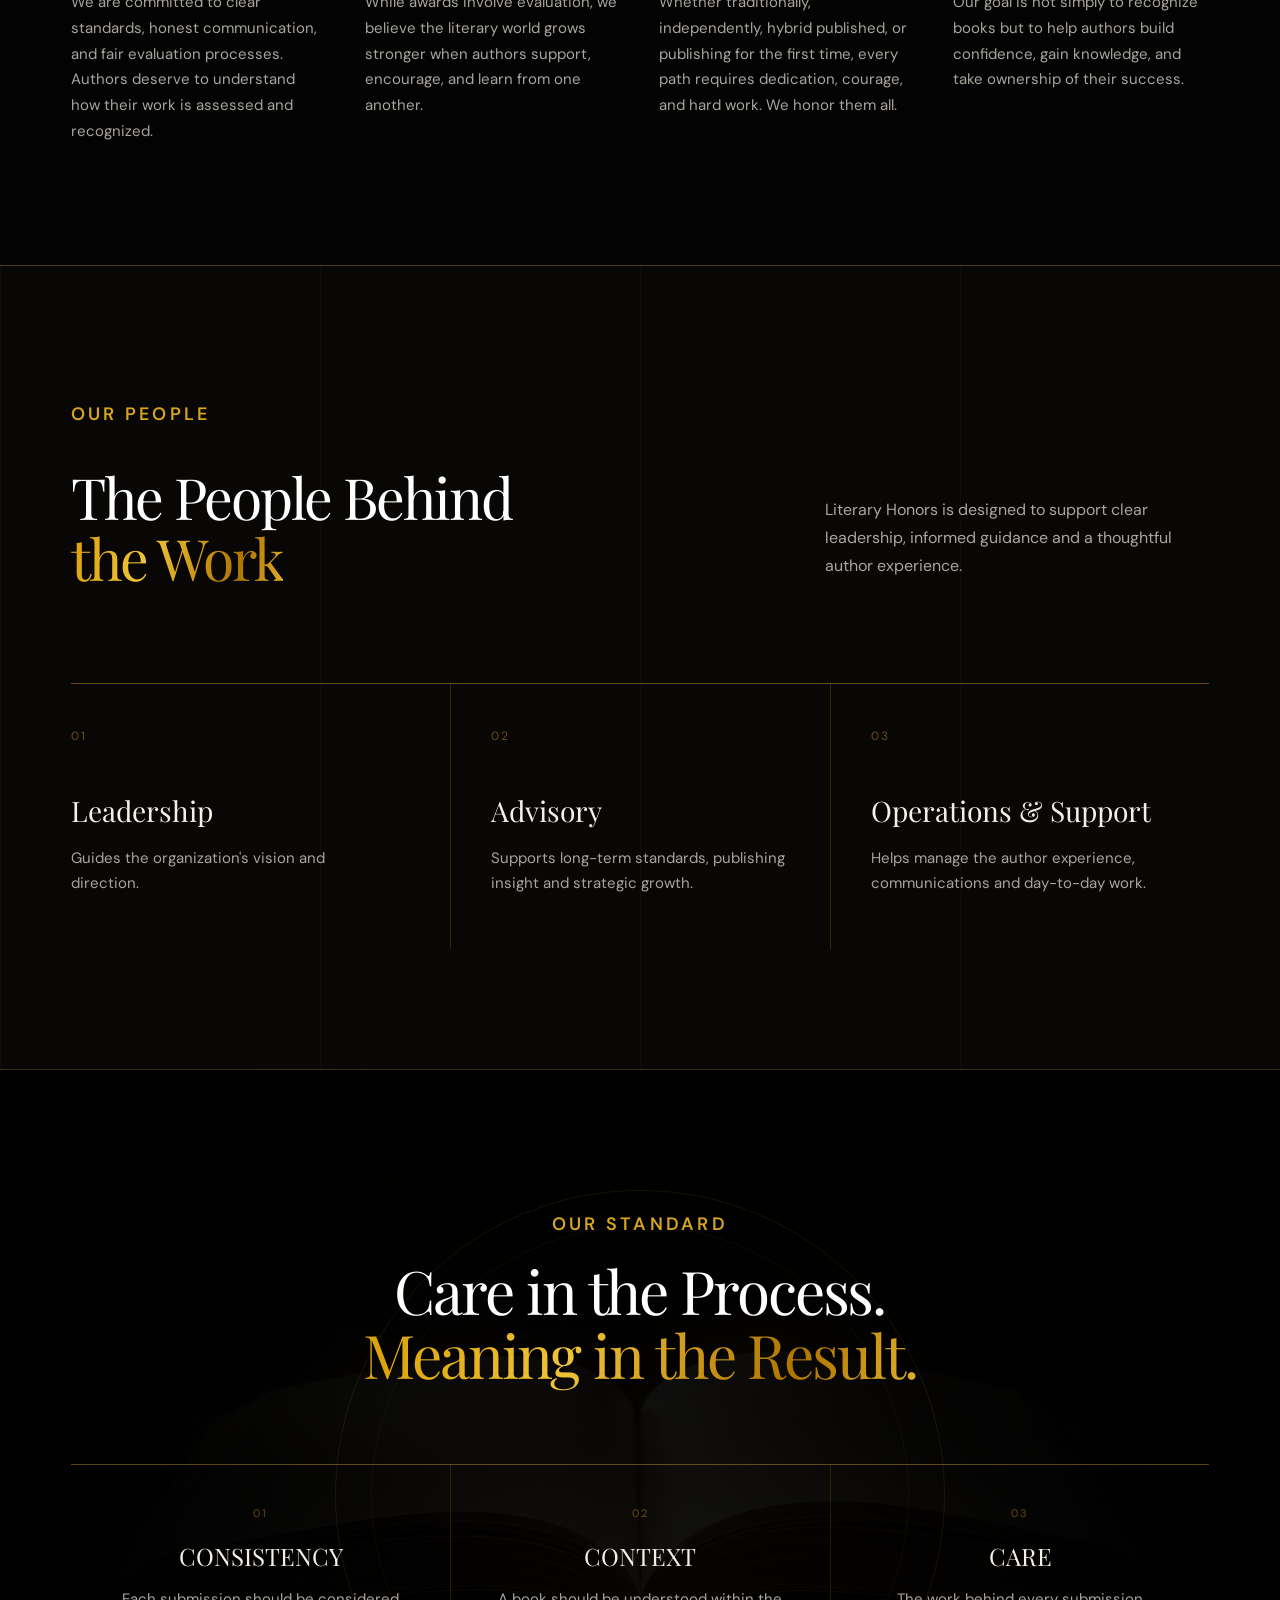
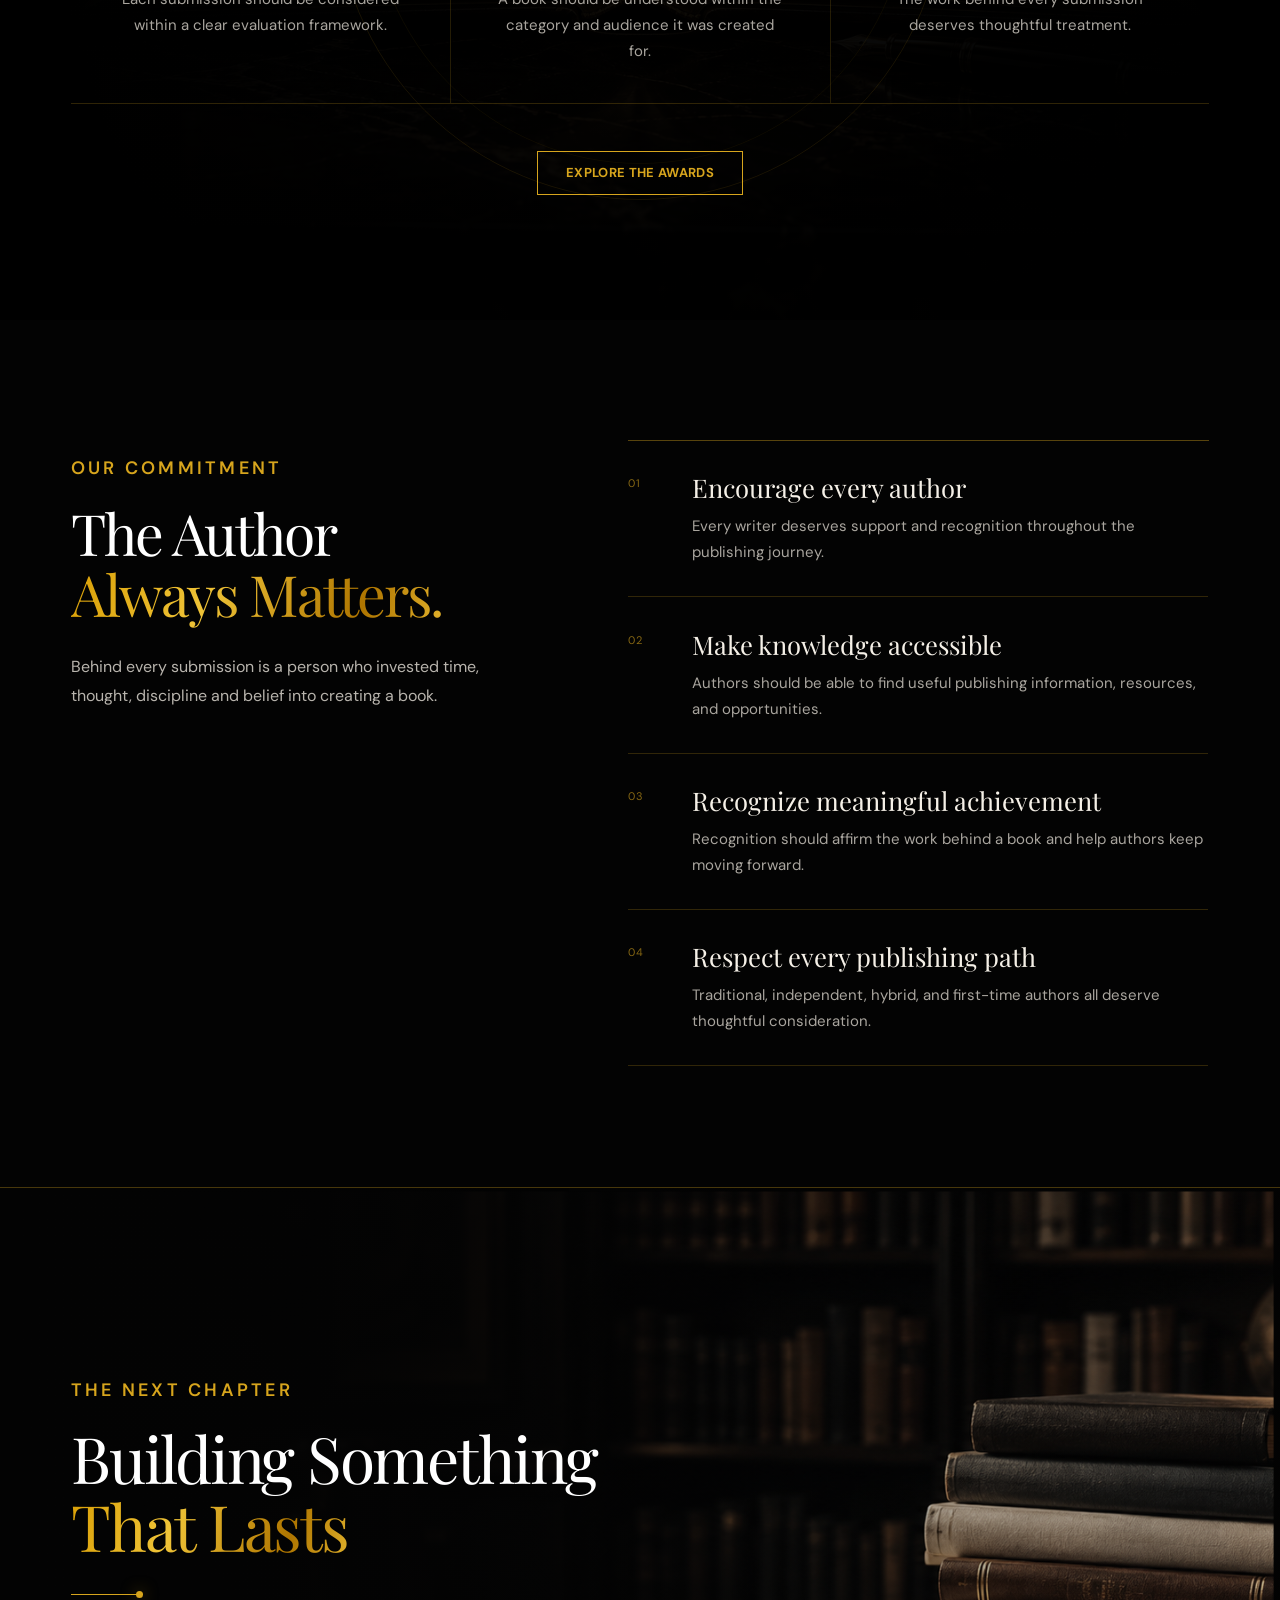
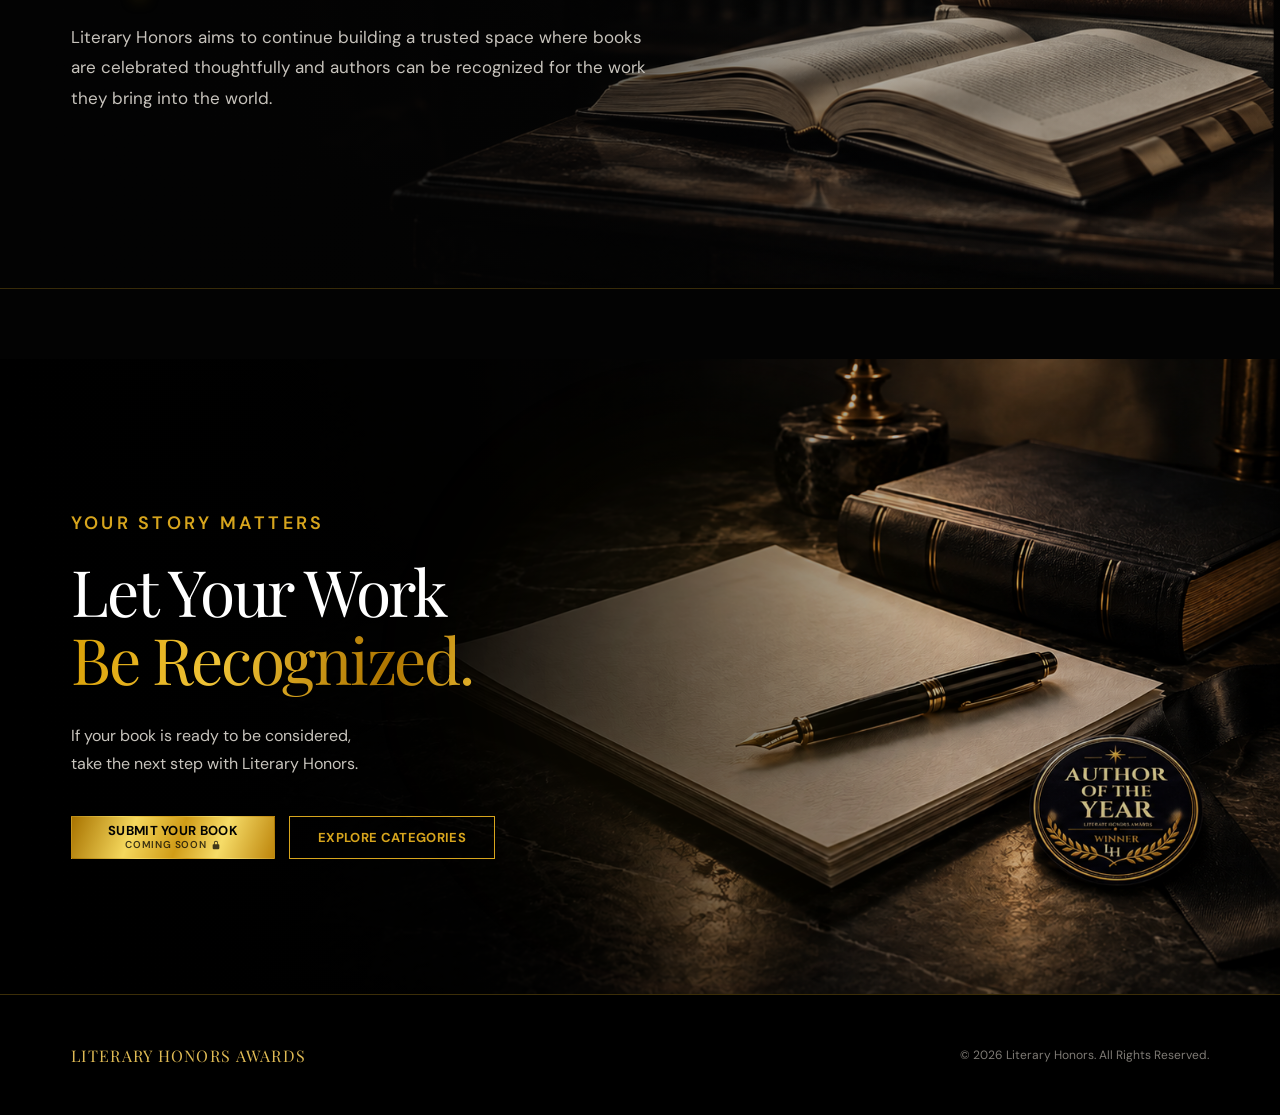
<file: pages/about.html>
<!doctype html>
<html lang="en" data-base="../">

<head>
    <meta charset="UTF-8">
    <meta name="viewport" content="width=device-width, initial-scale=1.0">
    <meta name="description" content="Learn about the purpose, values and people behind Literary Honors Book Awards.">
    <link rel="icon" href="../assets/images/literary-LOGO.jpeg" type="image/jpeg">
    <title>About | Literary Honors Book Awards</title>
    <link rel="preconnect" href="https://fonts.googleapis.com">
    <link rel="preconnect" href="https://fonts.gstatic.com" crossorigin>
    <link
        href="https://fonts.googleapis.com/css2?family=DM+Sans:wght@400;500;600;700&family=Playfair+Display:wght@400;500&display=swap"
        rel="stylesheet">
    <link rel="stylesheet" href="../assets/css/style.css?v=cat-index-1">
    <link rel="stylesheet" href="../assets/css/about.css">
</head>

<body class="about-page">
    <header class="site-header">
        <div class="site-container header-inner">
            <a class="site-brand" href="../index.html#home" aria-label="Literary Honors Awards home">
                <img src="../assets/images/literary-LOGO.jpeg" alt="Literary Honors Awards" width="120" height="120">
            </a>
            <nav class="main-navigation" aria-label="Main navigation">
                <a class="navigation-link" href="../index.html#home">Home</a>
                <a class="navigation-link active" href="about.html" aria-current="page">About</a>
                <a class="navigation-link" href="awards.html">Awards</a>
                <a class="navigation-link" href="categories.html">Categories</a>
                <a class="navigation-link" href="judging.html">Judging</a>
                <a class="navigation-link" href="literary-archive.html">Literary Archive</a>
                <a class="navigation-link" href="winners.html">Winners</a>
                <a class="header-cta" href="../index.html#submit">Submit Your Book<small class="coming-soon-note nav-coming-soon">Coming Soon</small></a>
                <button class="header-cta header-meeting" type="button">Meet the Founder</button>
            </nav>
        </div>
    </header>

    <main>
        <section class="about-hero" aria-labelledby="about-hero-title">
            <div class="content-container about-hero-inner">
                <div class="about-hero-copy">
                    <p class="section-eyebrow hero-eyebrow">About Literary Honors</p>
                    <h1 id="about-hero-title">
                        <span class="hero-heading-line">Built for Books</span>
                        <span class="hero-heading-line hero-heading-gold gold-text">That Deserve to Be Seen</span>
                    </h1>
                    <!-- Placeholder brand copy; replace after client approval. -->
                    <p class="about-hero-description">Literary Honors exists to celebrate meaningful books and the
                        authors behind them through thoughtful recognition, clear standards and a genuine respect for
                        the work it takes to bring a story into the world.</p>
                    <div class="about-hero-actions">
                        <a class="button button-primary" href="#our-story">Discover Our Story</a>
                        <a class="button button-secondary" href="../index.html#submit">Submit Your Book</a>
                    </div>
                </div>

                <figure class="about-hero-media" aria-hidden="true">

                    <img src="../assets/images/about-open-book.png" alt="" width="1536" height="1024">

                </figure>
            </div>
        </section>

        <section class="purpose-section section-divider" aria-labelledby="purpose-title">
            <div class="content-container purpose-layout">
                <header class="purpose-heading" data-reveal="left">
                    <p class="section-eyebrow">Why We Exist</p>
                    <h2 id="purpose-title">Recognition Should<br><span class="gold-text">Mean Something.</span></h2>
                    <span class="purpose-number" aria-hidden="true">01</span>
                </header>
                <div class="purpose-copy" id="purpose-copy" data-reveal="right"></div>
            </div>
        </section>

        <section class="story-section" id="our-story" aria-labelledby="story-title">
            <div class="content-container story-layout">
                <figure class="story-media" data-reveal="scale">
                    <!-- Temporary generated imagery; replace with client-approved photography. -->
                    <img src="../assets/images/about-story-placeholder.png"
                        alt="An author reviewing manuscript pages beside an open book" width="1536" height="1024"
                        loading="lazy">
                </figure>
                <div class="story-copy" data-reveal="up">
                    <p class="section-eyebrow">Our Story</p>
                    <h2 id="story-title">From an Idea<br><span class="gold-text">to a Literary Community</span></h2>
                    <div id="story-body"></div>
                    <a class="editorial-link" href="#our-standard">Our Mission <span aria-hidden="true">→</span></a>
                </div>
            </div>
        </section>

        <section class="founder-section section-divider" aria-labelledby="founder-title">
            <div class="content-container founder-layout">
                <figure class="founder-media" data-reveal="left">
                    <img src="../assets/images/founder-todd-michael-andaya.png"
                        alt="Todd Michael Andaya, Founder of Literary Honors" width="650" height="950"
                        loading="lazy">
                    <figcaption>Todd Michael Andaya, Founder</figcaption>
                </figure>
                <div class="founder-copy" data-reveal="right">
                    <p class="section-eyebrow">The Vision Behind Literary Honors</p>
                    <h2 id="founder-title">Meet the <span class="gold-text">Founder</span></h2>
                    <div id="founder-details"></div>
                    <div class="founder-actions">
                        <a class="button button-primary" href="#founder-title">Meet Todd Michael</a>
                    </div>
                </div>
            </div>
        </section>

        <section class="values-section" aria-labelledby="values-title">
            <div class="content-container">
                <header class="about-section-heading" data-reveal="up">
                    <p class="section-eyebrow">What Guides Us</p>
                    <h2 id="values-title">The Values Behind<br><span class="gold-text">Every Recognition</span></h2>
                </header>
                <div class="values-grid" id="values-grid"></div>
            </div>
        </section>

        <section class="people-section section-divider" aria-labelledby="people-title">
            <div class="content-container">
                <header class="about-section-heading people-heading" data-reveal="up">
                    <p class="section-eyebrow">Our People</p>
                    <h2 id="people-title">The People Behind<br><span class="gold-text">the Work</span></h2>
                    <p>Literary Honors is designed to support clear leadership, informed guidance and a thoughtful
                        author experience.</p>
                </header>
                <div class="people-grid" id="people-grid"></div>
            </div>
        </section>

        <section class="standards-section" id="our-standard" aria-labelledby="standards-title">
            <img class="standards-backdrop" src="../assets/images/about-open-book.png" alt="" width="1536" height="1024"
                loading="lazy" aria-hidden="true">
            <div class="standards-ring" aria-hidden="true"></div>
            <div class="content-container standards-inner">
                <header class="standards-heading" data-reveal="up">
                    <p class="section-eyebrow">Our Standard</p>
                    <h2 id="standards-title">Care in the Process.<br><span class="gold-text">Meaning in the
                            Result.</span></h2>
                </header>
                <div class="standards-grid" id="standards-grid"></div>
                <a class="button button-secondary" href="awards.html" data-reveal="up">Explore the Awards</a>
            </div>
        </section>

        <section class="commitment-section" aria-labelledby="commitment-title">
            <div class="content-container commitment-layout">
                <header class="commitment-heading" data-reveal="left">
                    <p class="section-eyebrow">Our Commitment</p>
                    <h2 id="commitment-title">The Author<br><span class="gold-text">Always Matters.</span></h2>
                    <p>Behind every submission is a person who invested time, thought, discipline and belief into
                        creating a book.</p>
                </header>
                <div class="commitment-list" id="commitment-list"></div>
            </div>
        </section>

        <section class="future-section section-divider" aria-labelledby="future-title">
            <img src="../assets/images/categories-hero.png" alt="Open books in a warmly lit library" width="2017"
                height="780" loading="lazy">
            <div class="content-container future-inner">
                <div class="future-copy" data-reveal="scale">
                    <p class="section-eyebrow">The Next Chapter</p>
                    <h2 id="future-title">Building Something<br><span class="gold-text">That Lasts</span></h2>
                    <span class="future-rule" aria-hidden="true"></span>
                    <p id="future-body"></p>
                </div>
            </div>
        </section>

        <section class="about-final-cta" aria-labelledby="final-cta-title">
            <img src="../assets/images/awards-submit-cta.png" alt="" width="1967" height="799" loading="lazy"
                aria-hidden="true">
            <div class="content-container final-cta-inner">
                <div class="final-cta-copy" data-reveal="left">
                    <p class="section-eyebrow">Your Story Matters</p>
                    <h2 id="final-cta-title">Let Your Work<br><span class="gold-text">Be Recognized.</span></h2>
                    <p>If your book is ready to be considered,<br>take the next step with Literary Honors.</p>
                    <div class="final-cta-actions">
                        <span class="coming-soon-wrap">
                        <a class="button button-primary" href="submit.html">Submit Your Book
<small class="coming-soon-note">Coming Soon</small></a>
                        </span>
                        <a class="button button-secondary" href="categories.html">Explore Categories</a>
                    </div>
                </div>
            </div>
        </section>
    </main>

    <footer class="site-footer">
        <div class="content-container footer-inner">
            <p>Literary Honors Awards</p>
            <span>&copy; 2026 Literary Honors. All Rights Reserved.</span>
        </div>
    </footer>

    <script src="../assets/js/site-paths.js"></script>
    <script src="../assets/js/about-data.js" defer></script>
    <script src="../assets/js/about.js" defer></script>
    <script src="../assets/js/script.js" defer></script>
    <script src="../assets/js/nav.js" defer></script>
</body>

</html>
</file>
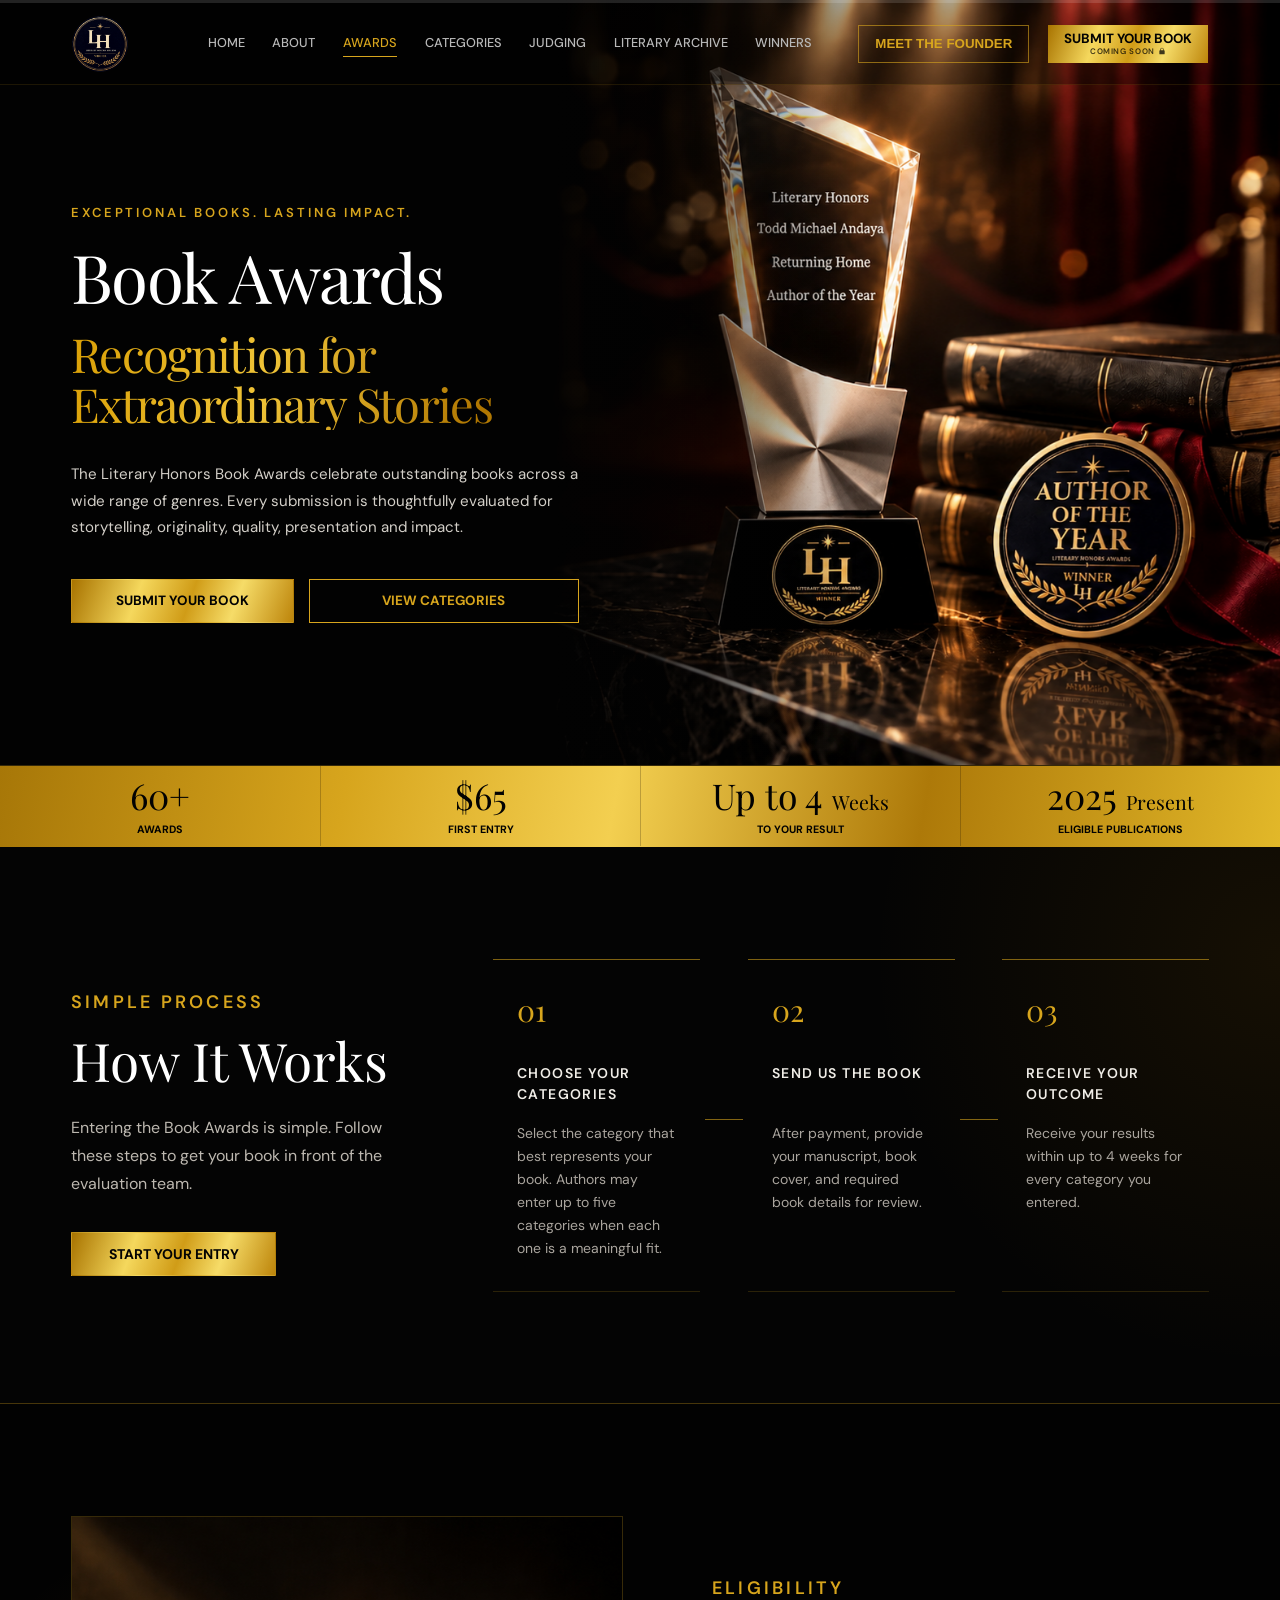
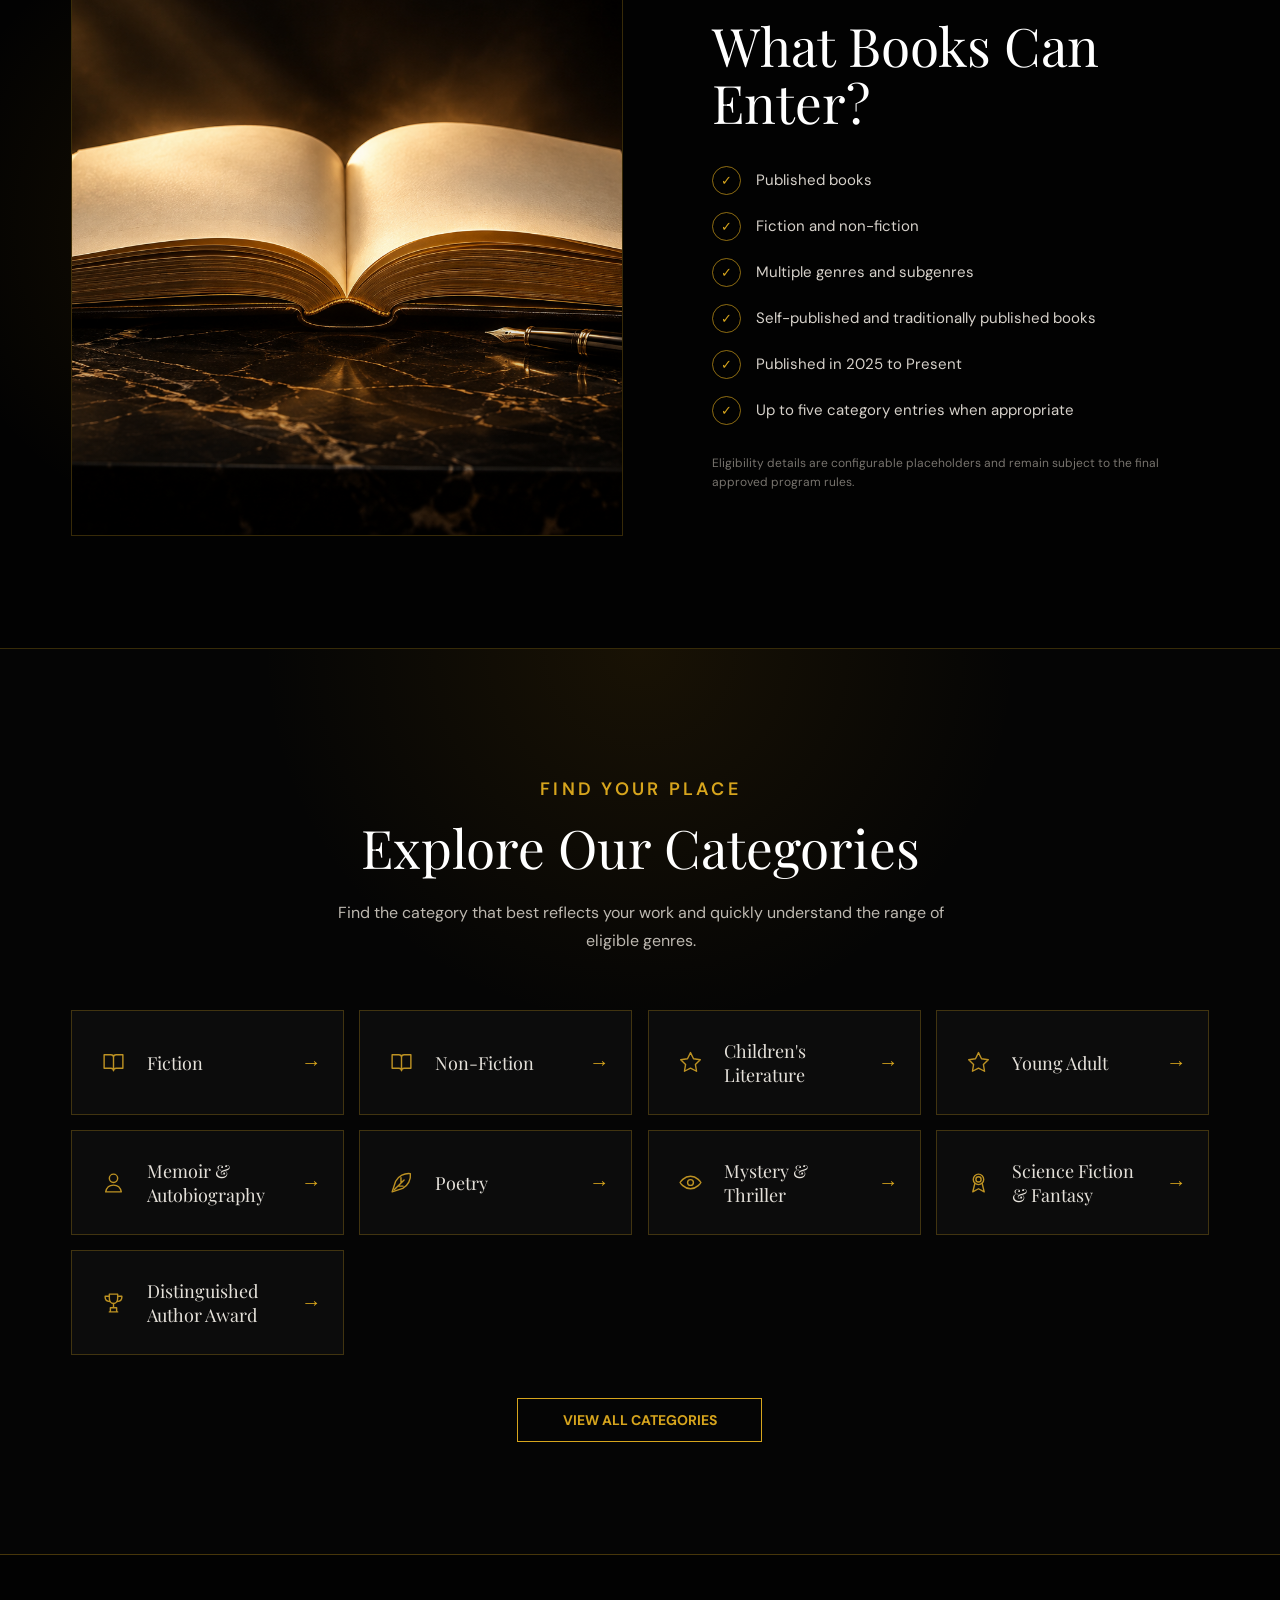
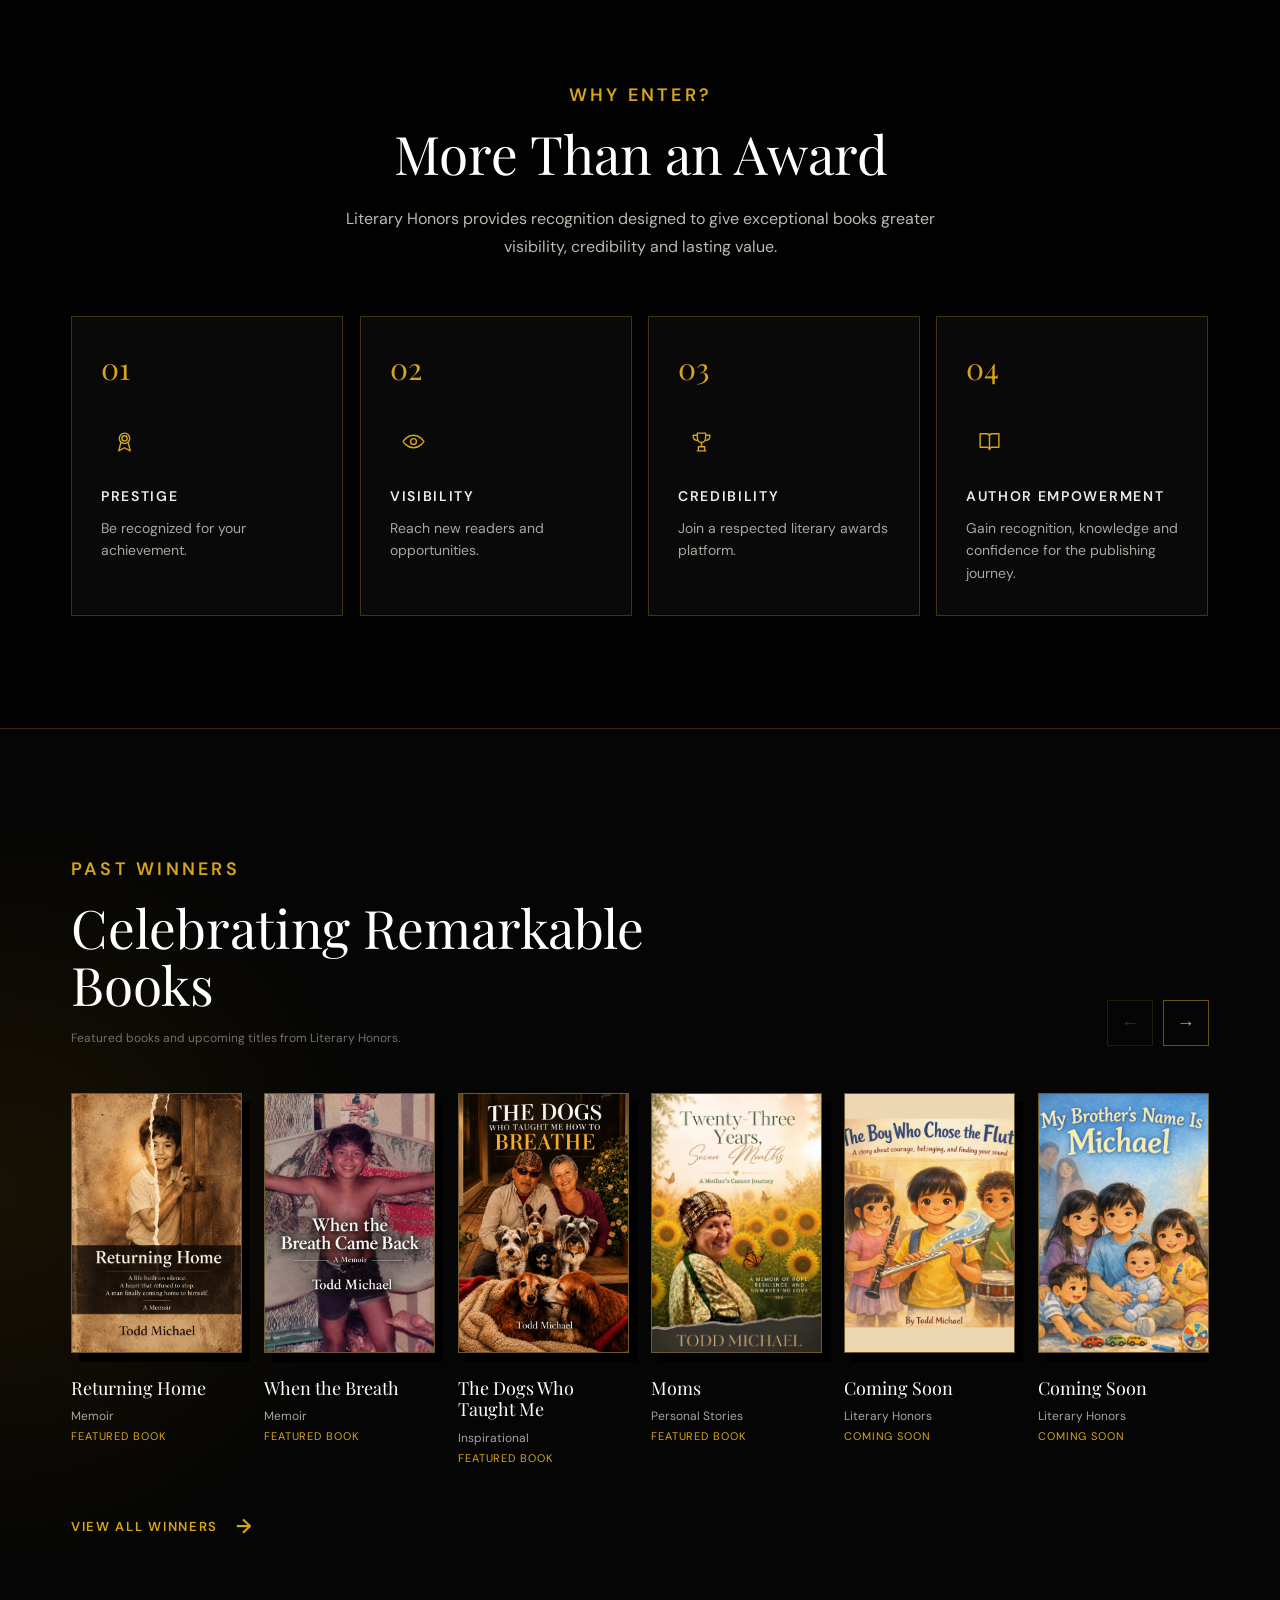
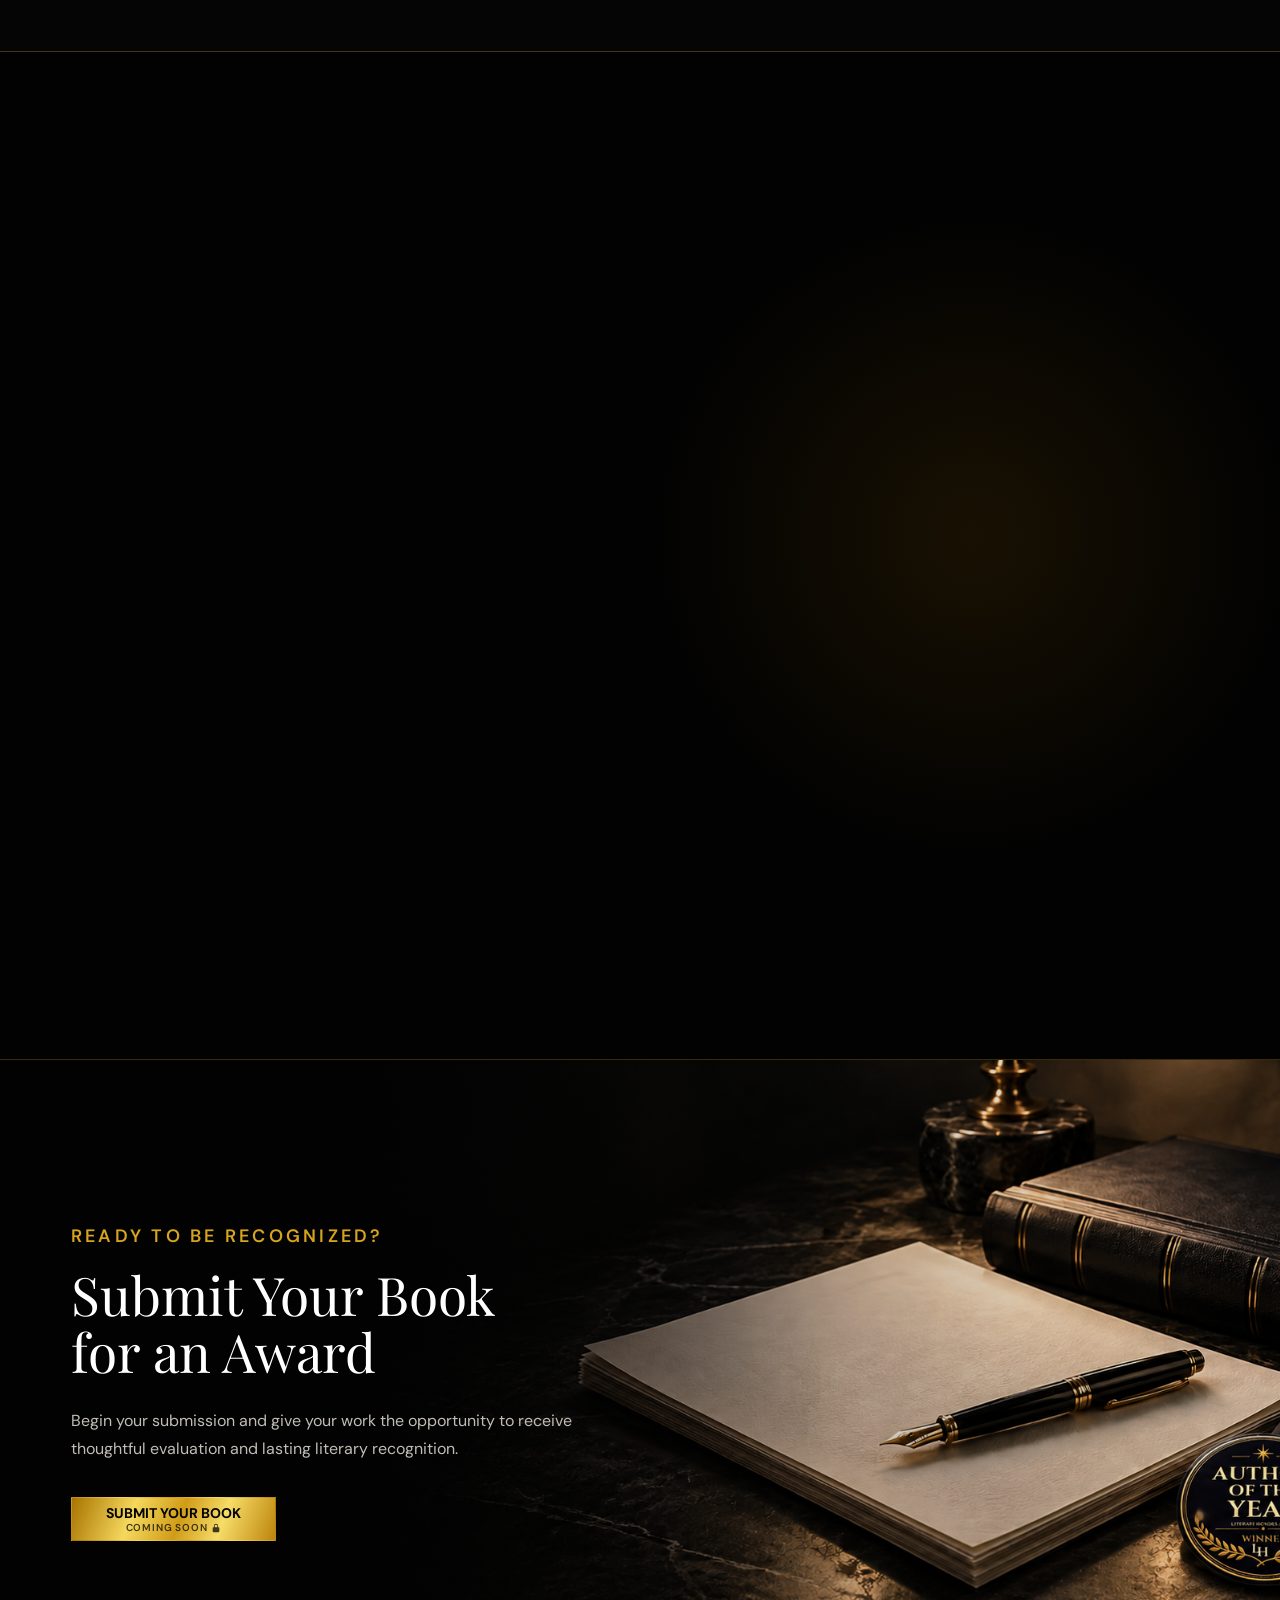
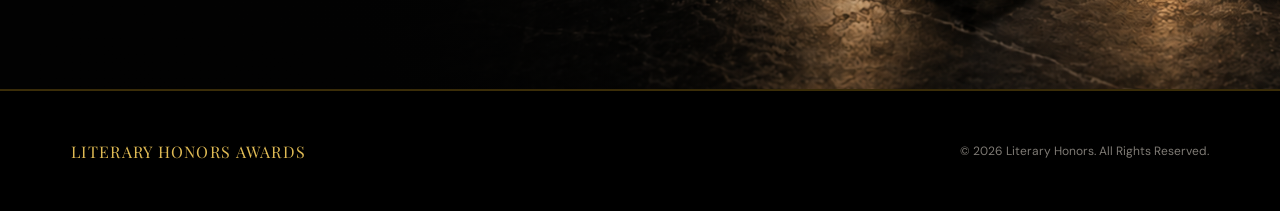
<file: pages/awards.html>
<!doctype html>
<html lang="en" data-base="../">
<head>
    <meta charset="UTF-8">
    <meta name="viewport" content="width=device-width, initial-scale=1.0">
    <link rel="icon" href="../assets/images/literary-LOGO.jpeg" type="image/jpeg">
    <title>Awards | Literary Honors</title>
    <meta name="description" content="Explore the Literary Honors Book Awards, eligibility, categories, evaluation process, benefits, and past winner showcase.">
    <link rel="preconnect" href="https://fonts.googleapis.com">
    <link rel="preconnect" href="https://fonts.gstatic.com" crossorigin>
    <link href="https://fonts.googleapis.com/css2?family=DM+Sans:wght@400;500;600;700&family=Playfair+Display:wght@400;500&display=swap" rel="stylesheet">
    <link rel="stylesheet" href="../assets/css/style.css?v=cat-index-1">
    <link rel="stylesheet" href="../assets/css/awards.css">
</head>
<body class="awards-page">
    <svg class="svg-definitions" aria-hidden="true">
        <symbol id="icon-medal" viewBox="0 0 24 24">
            <circle cx="12" cy="9" r="5"></circle>
            <circle cx="12" cy="9" r="2.5"></circle>
            <path d="m8.5 13-2 8 5.5-3 5.5 3-2-8"></path>
        </symbol>
        <symbol id="icon-star" viewBox="0 0 24 24">
            <path d="m12 2.5 2.9 5.9 6.5.9-4.7 4.6 1.1 6.5-5.8-3-5.8 3 1.1-6.5-4.7-4.6 6.5-.9L12 2.5Z"></path>
        </symbol>
        <symbol id="icon-trophy" viewBox="0 0 24 24">
            <path d="M8 4h8v4c0 3-1.8 5-4 5s-4-2-4-5V4Z"></path>
            <path d="M8 6H4v1c0 2.2 1.4 4 4.5 4M16 6h4v1c0 2.2-1.4 4-4.5 4M12 13v4M8 21h8M9 17h6v4H9z"></path>
        </symbol>
        <symbol id="icon-user" viewBox="0 0 24 24">
            <circle cx="12" cy="8" r="4"></circle>
            <path d="M4.5 21c.8-4.2 3.3-6.5 7.5-6.5s6.7 2.3 7.5 6.5H4.5Z"></path>
        </symbol>
        <symbol id="icon-eye" viewBox="0 0 24 24">
            <path d="M2 12s3.6-6 10-6 10 6 10 6-3.6 6-10 6S2 12 2 12Z"></path>
            <circle cx="12" cy="12" r="2.8"></circle>
        </symbol>
        <symbol id="icon-book" viewBox="0 0 24 24">
            <path d="M3 4.5h6.5c1.4 0 2.5 1.1 2.5 2.5v13c0-1.4-1.1-2.5-2.5-2.5H3v-13Zm18 0h-6.5C13.1 4.5 12 5.6 12 7v13c0-1.4 1.1-2.5 2.5-2.5H21v-13Z"></path>
        </symbol>
        <symbol id="icon-feather" viewBox="0 0 24 24">
            <path d="M20.5 3.5C15 2.8 9 5.7 6.4 10.8L3 21l10.2-3.4C18.3 15 21.2 9 20.5 3.5Z"></path>
            <path d="m5 19 9.5-9.5M8.5 15.5h5M11.5 12.5v-5"></path>
        </symbol>
    </svg>

    <header class="site-header">
        <div class="site-container header-inner">
            <a class="site-brand" href="../index.html#home" aria-label="Literary Honors Awards home">
                <img src="../assets/images/literary-LOGO.jpeg" alt="Literary Honors Awards" width="120" height="120">
            </a>
            <nav class="main-navigation" aria-label="Main navigation">
                <a class="navigation-link" href="../index.html#home">Home</a>
                <a class="navigation-link" href="about.html">About</a>
                <a class="navigation-link active" href="awards.html" aria-current="page">Awards</a>
                <a class="navigation-link" href="categories.html">Categories</a>
                <a class="navigation-link" href="judging.html">Judging</a>
                <a class="navigation-link" href="literary-archive.html">Literary Archive</a>
                <a class="navigation-link" href="winners.html">Winners</a>
                <a class="header-cta" href="#awards-submit">Submit Your Book<small class="coming-soon-note nav-coming-soon">Coming Soon</small></a>
                <button class="header-cta header-meeting" type="button">Meet the Founder</button>
            </nav>
        </div>
    </header>

    <main id="main-content">
        <section class="awards-hero" aria-labelledby="awards-title">
            <div class="content-container awards-hero-layout">
                <div class="awards-hero-copy">
                    <p class="awards-hero-eyebrow">Exceptional Books. Lasting Impact.</p>
                    <h1 id="awards-title">
                        <span>Book Awards</span>
                        <span class="gold-text">Recognition for<br>Extraordinary Stories</span>
                    </h1>
                    <p class="awards-hero-description">The Literary Honors Book Awards celebrate outstanding books across a wide range of genres. Every submission is thoughtfully evaluated for storytelling, originality, quality, presentation and impact.</p>
                    <div class="awards-hero-actions">
                        <a class="button button-primary" href="#awards-submit">Submit Your Book</a>
                        <a class="button button-secondary" href="categories.html">View Categories</a>
                    </div>
                </div>
                <figure class="awards-hero-visual">
                    <img src="../assets/images/awards-hero.png" alt="Crystal book award, gold medal, and books under warm awards lighting" width="1672" height="941" fetchpriority="high">
                </figure>
            </div>
        </section>

        <section class="stats-section awards-stats-section" aria-label="Book Awards program highlights">
            <div class="stats-grid" id="award-stats"></div>
        </section>

        <section class="awards-section how-it-works" id="how-it-works">
            <div class="content-container how-it-works-layout">
                <div class="awards-section-intro" data-reveal="left">
                    <p class="section-eyebrow">Simple Process</p>
                    <h2>How It Works</h2>
                    <p>Entering the Book Awards is simple. Follow these steps to get your book in front of the evaluation team.</p>
                    <a class="button button-primary awards-section-cta" href="#awards-submit">Start Your Entry</a>
                </div>
                <div class="award-process" id="award-process" aria-label="Three-step awards entry process"></div>
            </div>
        </section>

        <section class="awards-section eligibility-section section-divider" id="eligibility">
            <div class="content-container eligibility-layout">
                <figure class="eligibility-image" data-reveal="left">
                    <img src="../assets/images/about-open-book.png" alt="Open book illuminated by a warm golden light" width="1536" height="1024" loading="lazy">
                </figure>
                <div class="eligibility-copy">
                    <p class="section-eyebrow" data-reveal="up">Eligibility</p>
                    <h2 data-reveal="up">What Books Can Enter?</h2>
                    <ul class="eligibility-list" id="eligibility-list"></ul>
                    <p class="eligibility-note" data-reveal="up">Eligibility details are configurable placeholders and remain subject to the final approved program rules.</p>
                </div>
            </div>
        </section>

        <section class="awards-section awards-categories" id="awards-categories">
            <div class="content-container">
                <header class="awards-centered-heading" data-reveal="up">
                    <p class="section-eyebrow">Find Your Place</p>
                    <h2>Explore Our Categories</h2>
                    <p>Find the category that best reflects your work and quickly understand the range of eligible genres.</p>
                </header>
                <div class="awards-category-grid" id="awards-category-grid"></div>
                <div class="awards-centered-action" data-reveal="up">
                    <a class="button button-secondary awards-wide-button" href="categories.html">View All Categories</a>
                </div>
            </div>
        </section>

        <section class="awards-section award-benefits-section section-divider" id="why-enter">
            <div class="content-container">
                <header class="awards-centered-heading" data-reveal="up">
                    <p class="section-eyebrow">Why Enter?</p>
                    <h2>More Than an Award</h2>
                    <p>Literary Honors provides recognition designed to give exceptional books greater visibility, credibility and lasting value.</p>
                </header>
                <div class="award-benefits-grid" id="award-benefits"></div>
            </div>
        </section>

        <section class="awards-section winners-showcase" id="past-winners">
            <div class="content-container">
                <div class="winner-heading-row" data-reveal="up">
                    <header>
                        <p class="section-eyebrow">Past Winners</p>
                        <h2>Celebrating Remarkable Books</h2>
                        <p class="winner-placeholder-note">Featured books and upcoming titles from Literary Honors.</p>
                    </header>
                    <div class="carousel-controls" aria-label="Winner carousel controls">
                        <button id="winner-prev" type="button" aria-label="Show previous winners">←</button>
                        <button id="winner-next" type="button" aria-label="Show next winners">→</button>
                    </div>
                </div>
                <div class="winner-carousel" id="winner-carousel" tabindex="0" role="region" aria-label="Sample award winners. Use left and right arrow keys to navigate.">
                    <div class="winner-track" id="winner-track"></div>
                </div>
                <a class="winner-text-link" href="winners.html" data-reveal="up">View All Winners <span aria-hidden="true">→</span></a>
            </div>
        </section>

        <section class="awards-section testimonial-section section-divider" id="author-testimonial">
            <div class="content-container">
                <header class="testimonial-heading" data-reveal="up">
                    <p class="section-eyebrow">What Authors Say</p>
                    <h2>In Their Own Words</h2>
                </header>
                <div class="testimonial-shell" data-reveal="up">
                    <div class="testimonial-stage" id="testimonial-stage" aria-live="polite"></div>
                    <div class="testimonial-navigation">
                        <span id="testimonial-status">Testimonial 1 of 2</span>
                        <div class="carousel-controls" aria-label="Testimonial controls">
                            <button id="testimonial-prev" type="button" aria-label="Show previous testimonial">←</button>
                            <button id="testimonial-next" type="button" aria-label="Show next testimonial">→</button>
                        </div>
                    </div>
                </div>
            </div>
        </section>

        <section class="awards-submit-section" id="awards-submit">
            <img class="awards-submit-background" src="../assets/images/awards-submit-cta.png" alt="" width="1967" height="799" loading="lazy" aria-hidden="true">
            <div class="content-container awards-submit-inner">
                <div class="awards-submit-copy" data-reveal="up">
                    <p class="section-eyebrow">Ready to Be Recognized?</p>
                    <h2>Submit Your Book<br>for an Award</h2>
                    <p>Begin your submission and give your work the opportunity to receive thoughtful evaluation and lasting literary recognition.</p>
                    <span class="coming-soon-wrap">
                    <a class="button button-primary awards-section-cta" href="submit.html">Submit Your Book
<small class="coming-soon-note">Coming Soon</small></a>
                    </span>
                </div>
            </div>
        </section>
    </main>

    <footer class="site-footer">
        <div class="content-container footer-inner">
            <p>Literary Honors Awards</p>
            <span>© 2026 Literary Honors. All Rights Reserved.</span>
        </div>
    </footer>

    <script src="../assets/js/site-paths.js"></script>
    <script src="../assets/js/awards-data.js" defer></script>
    <script src="../assets/js/awards.js" defer></script>
    <script src="../assets/js/script.js" defer></script>
    <script src="../assets/js/nav.js" defer></script>
    <script src="../assets/js/stat-counters.js" defer></script>
</body>
</html>
</file>
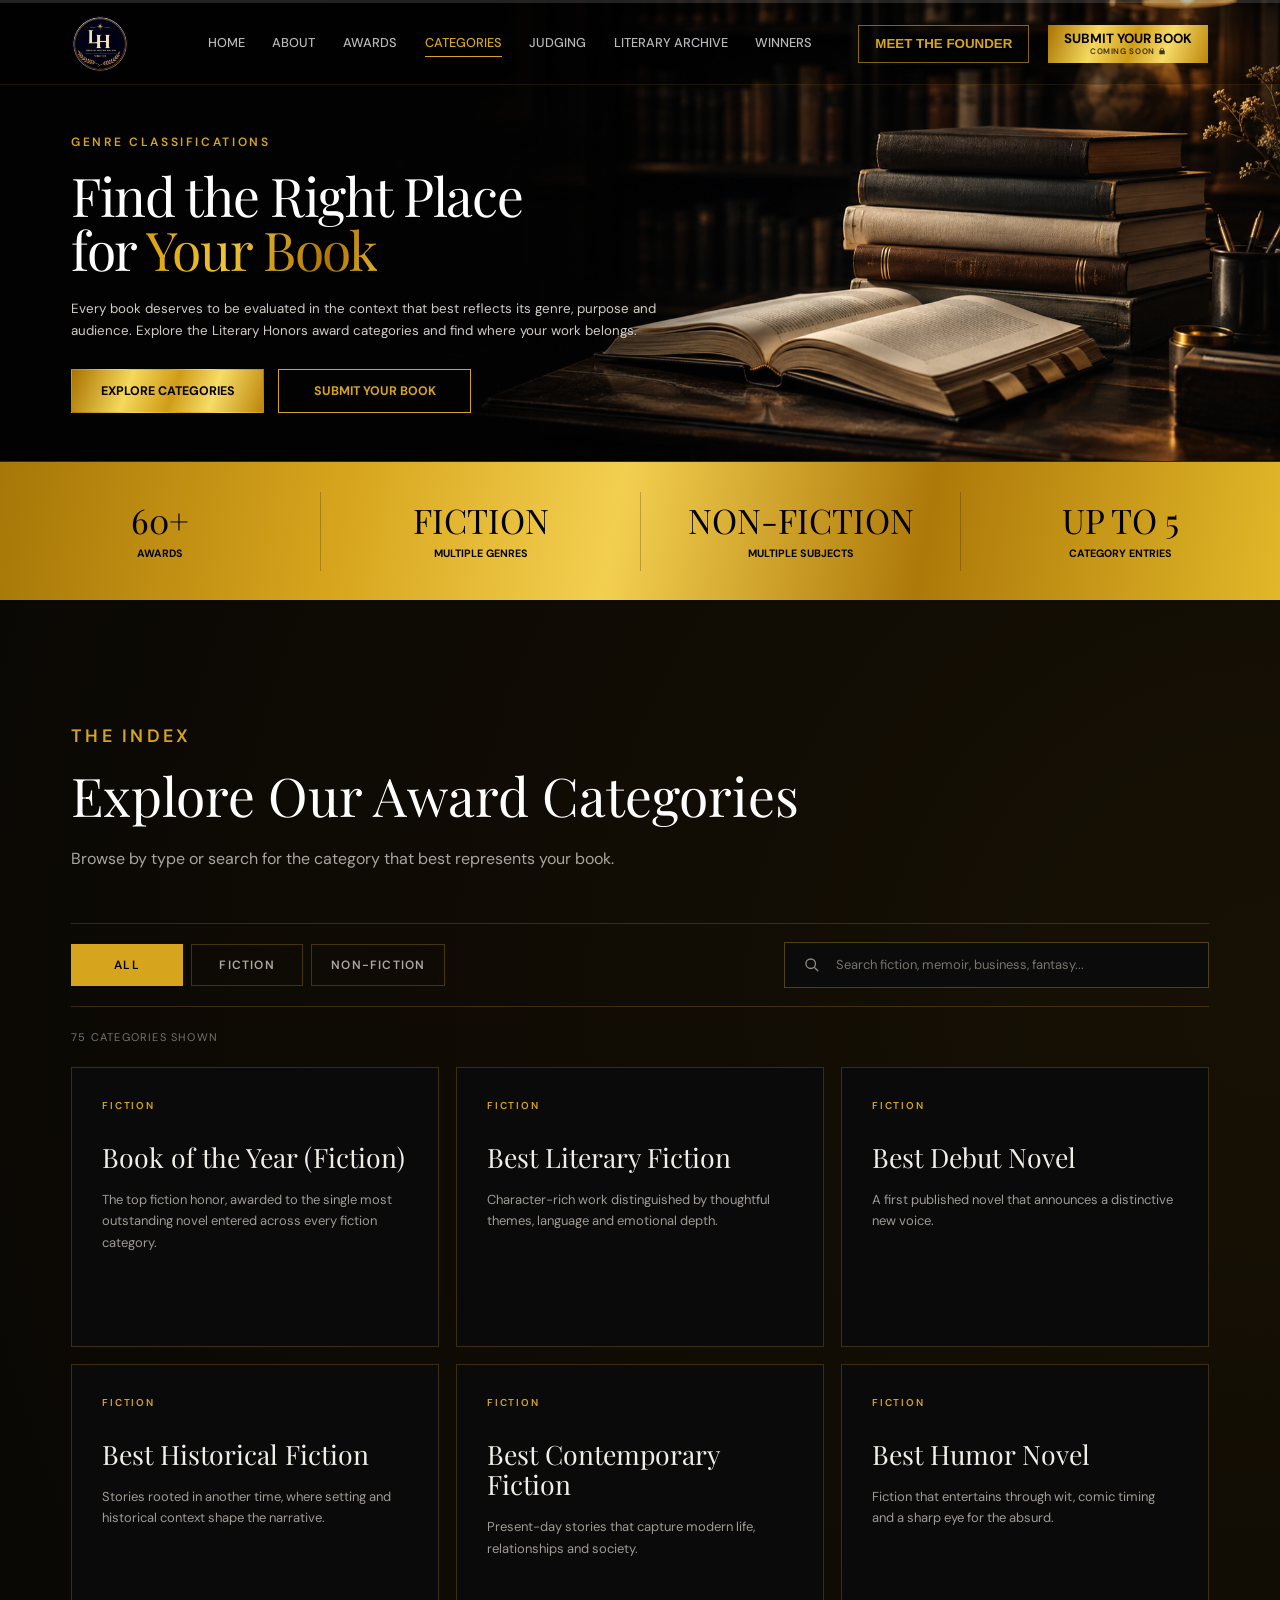
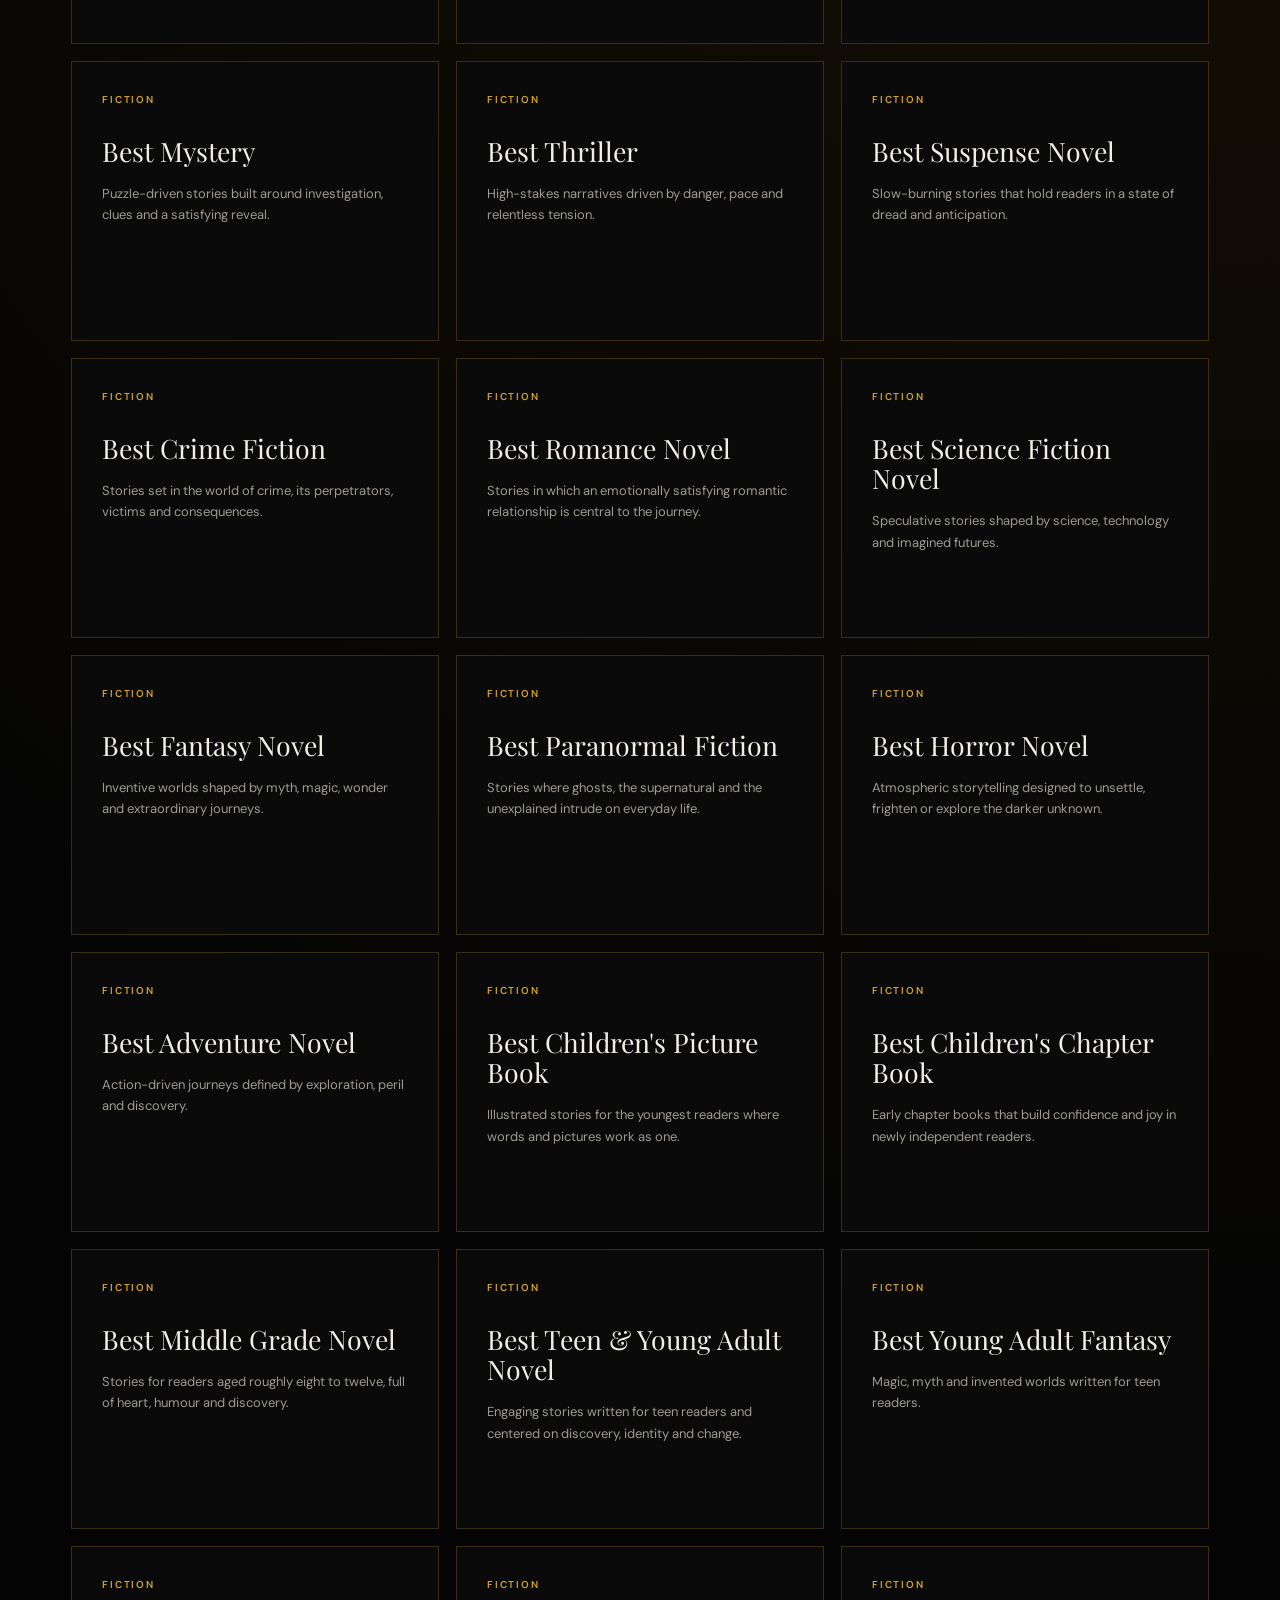
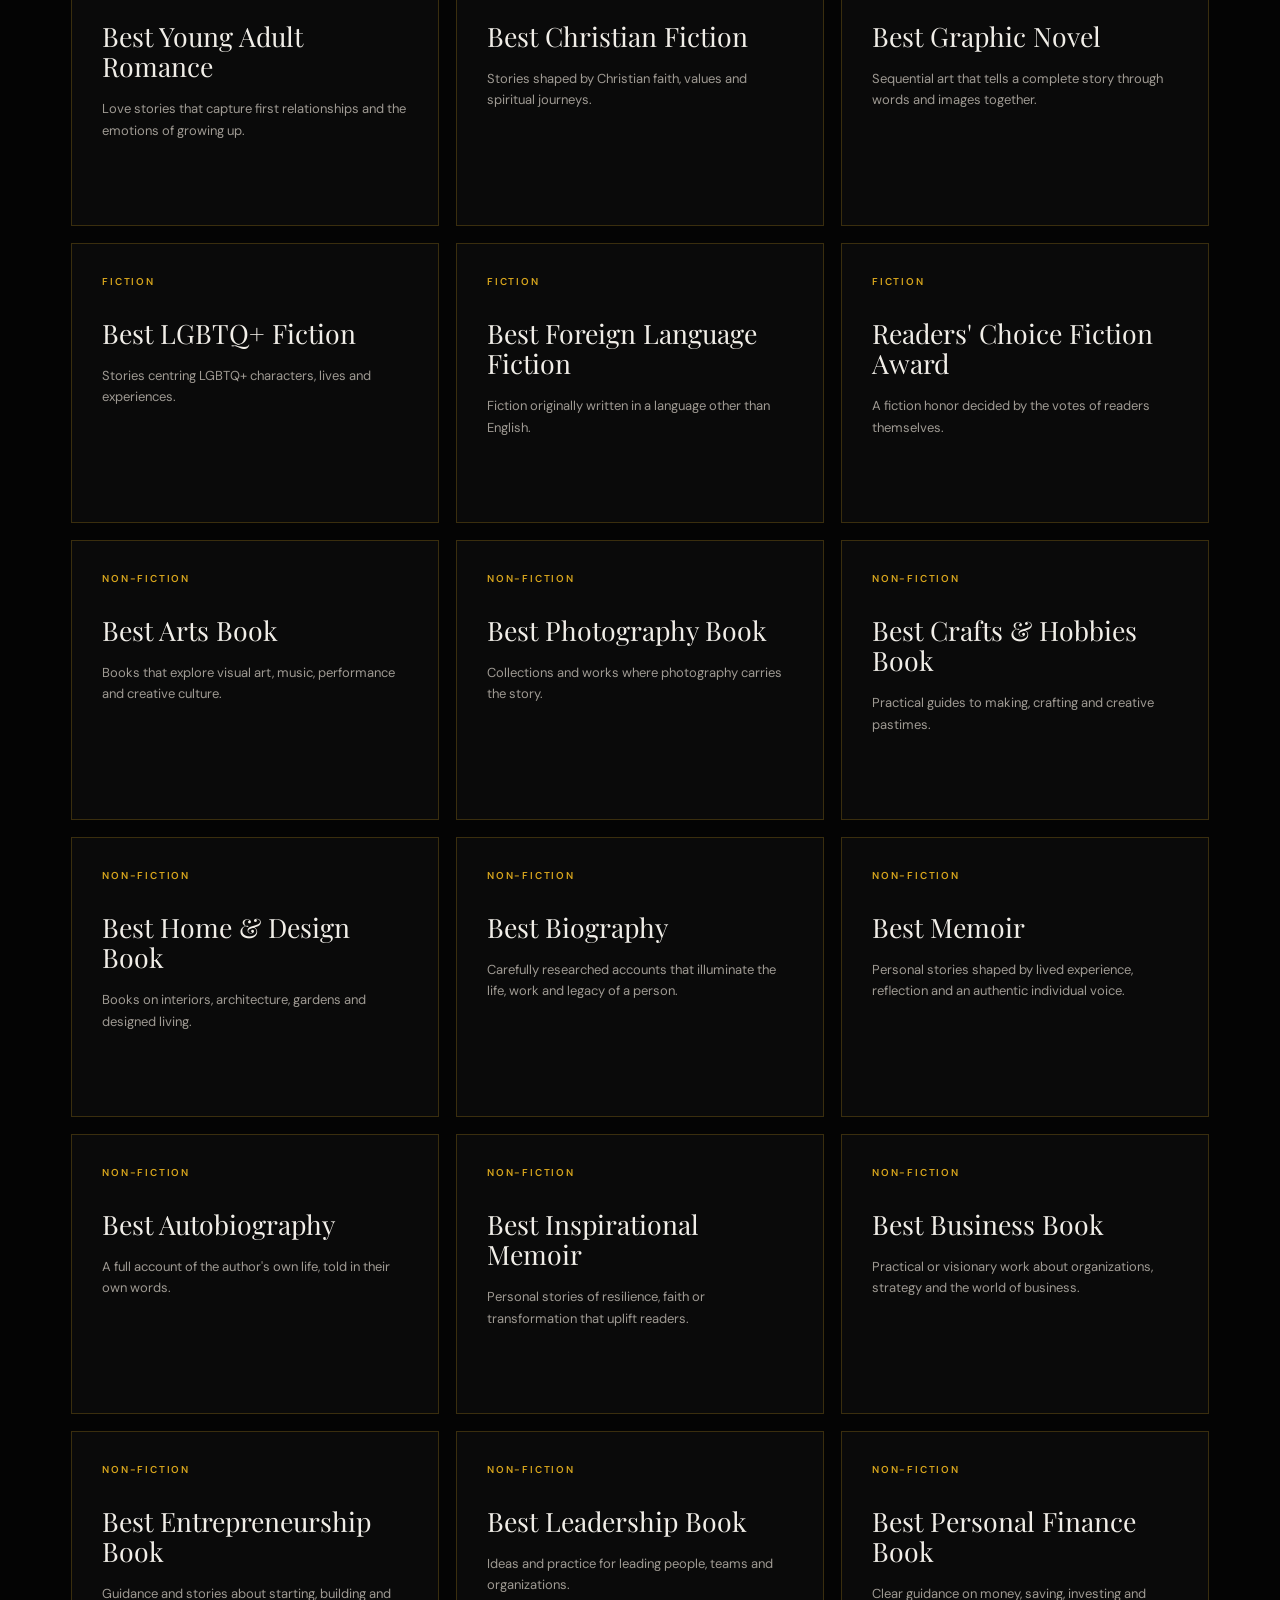
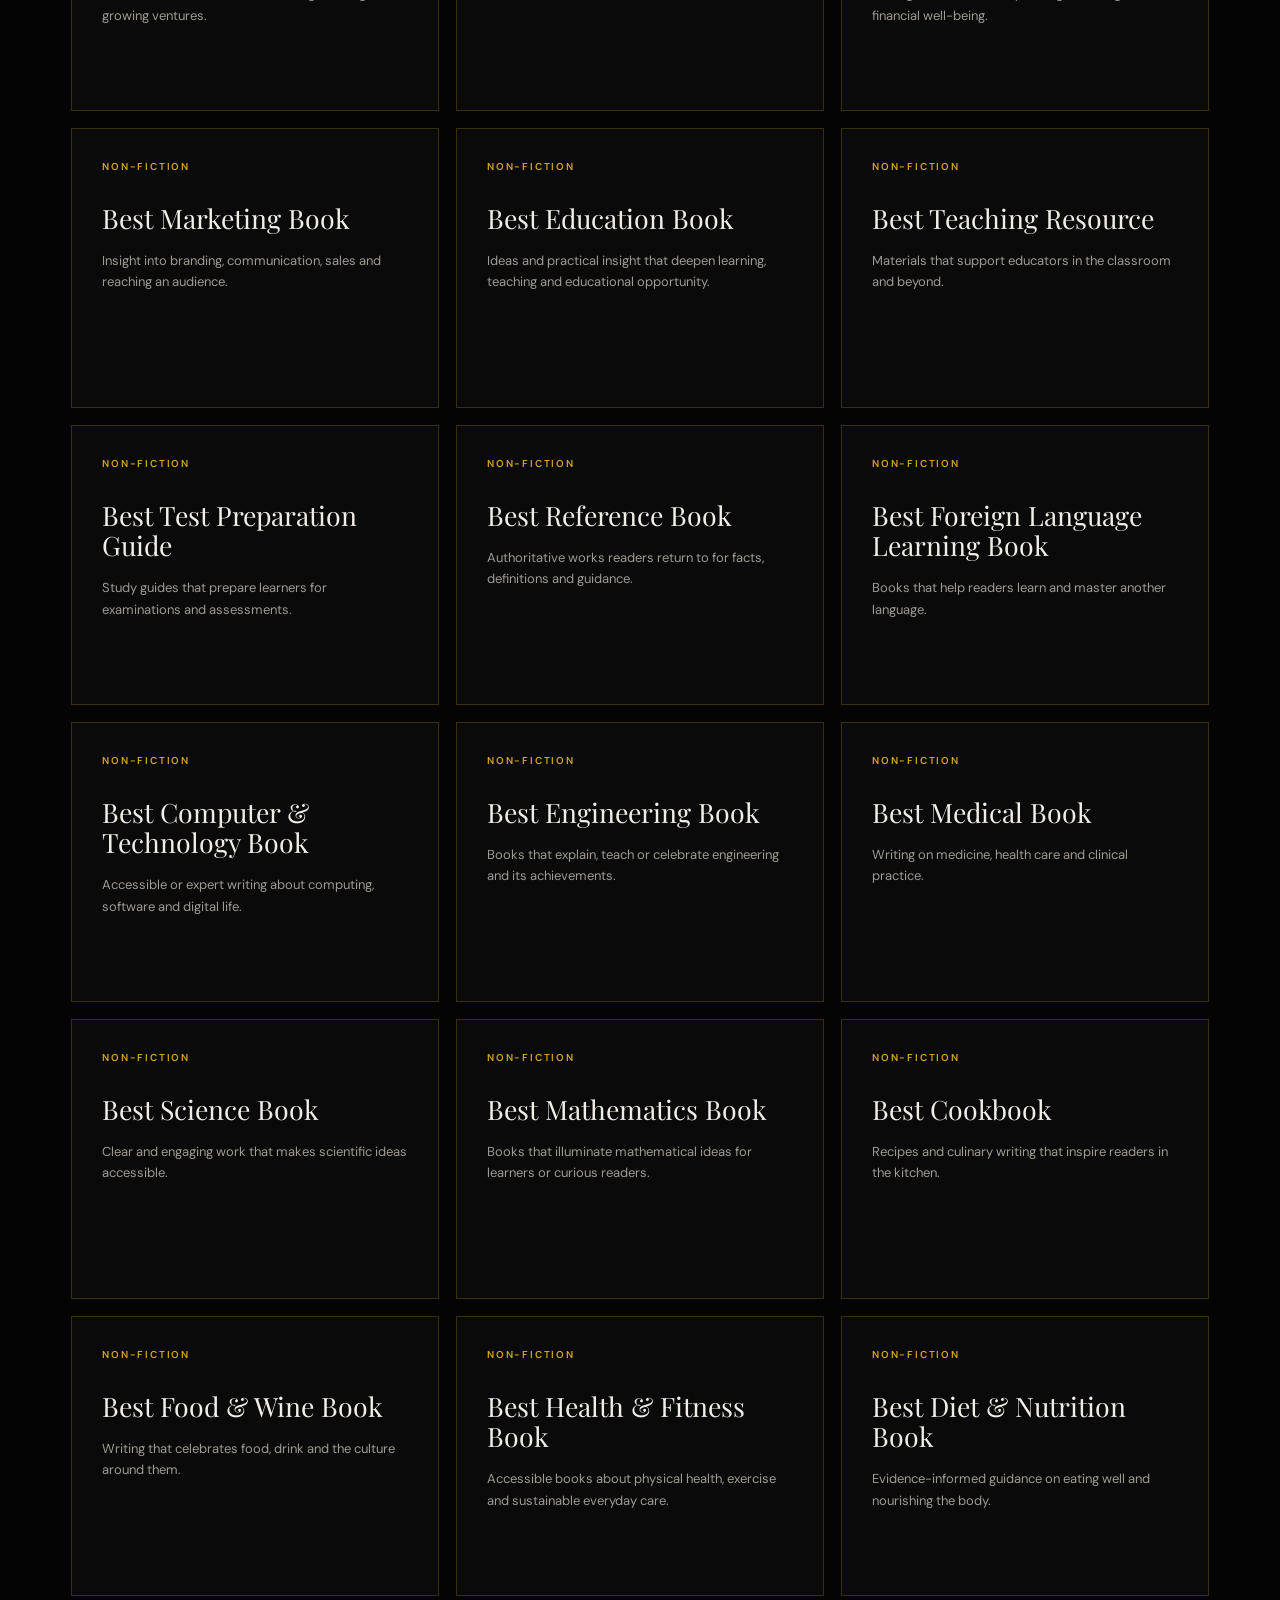
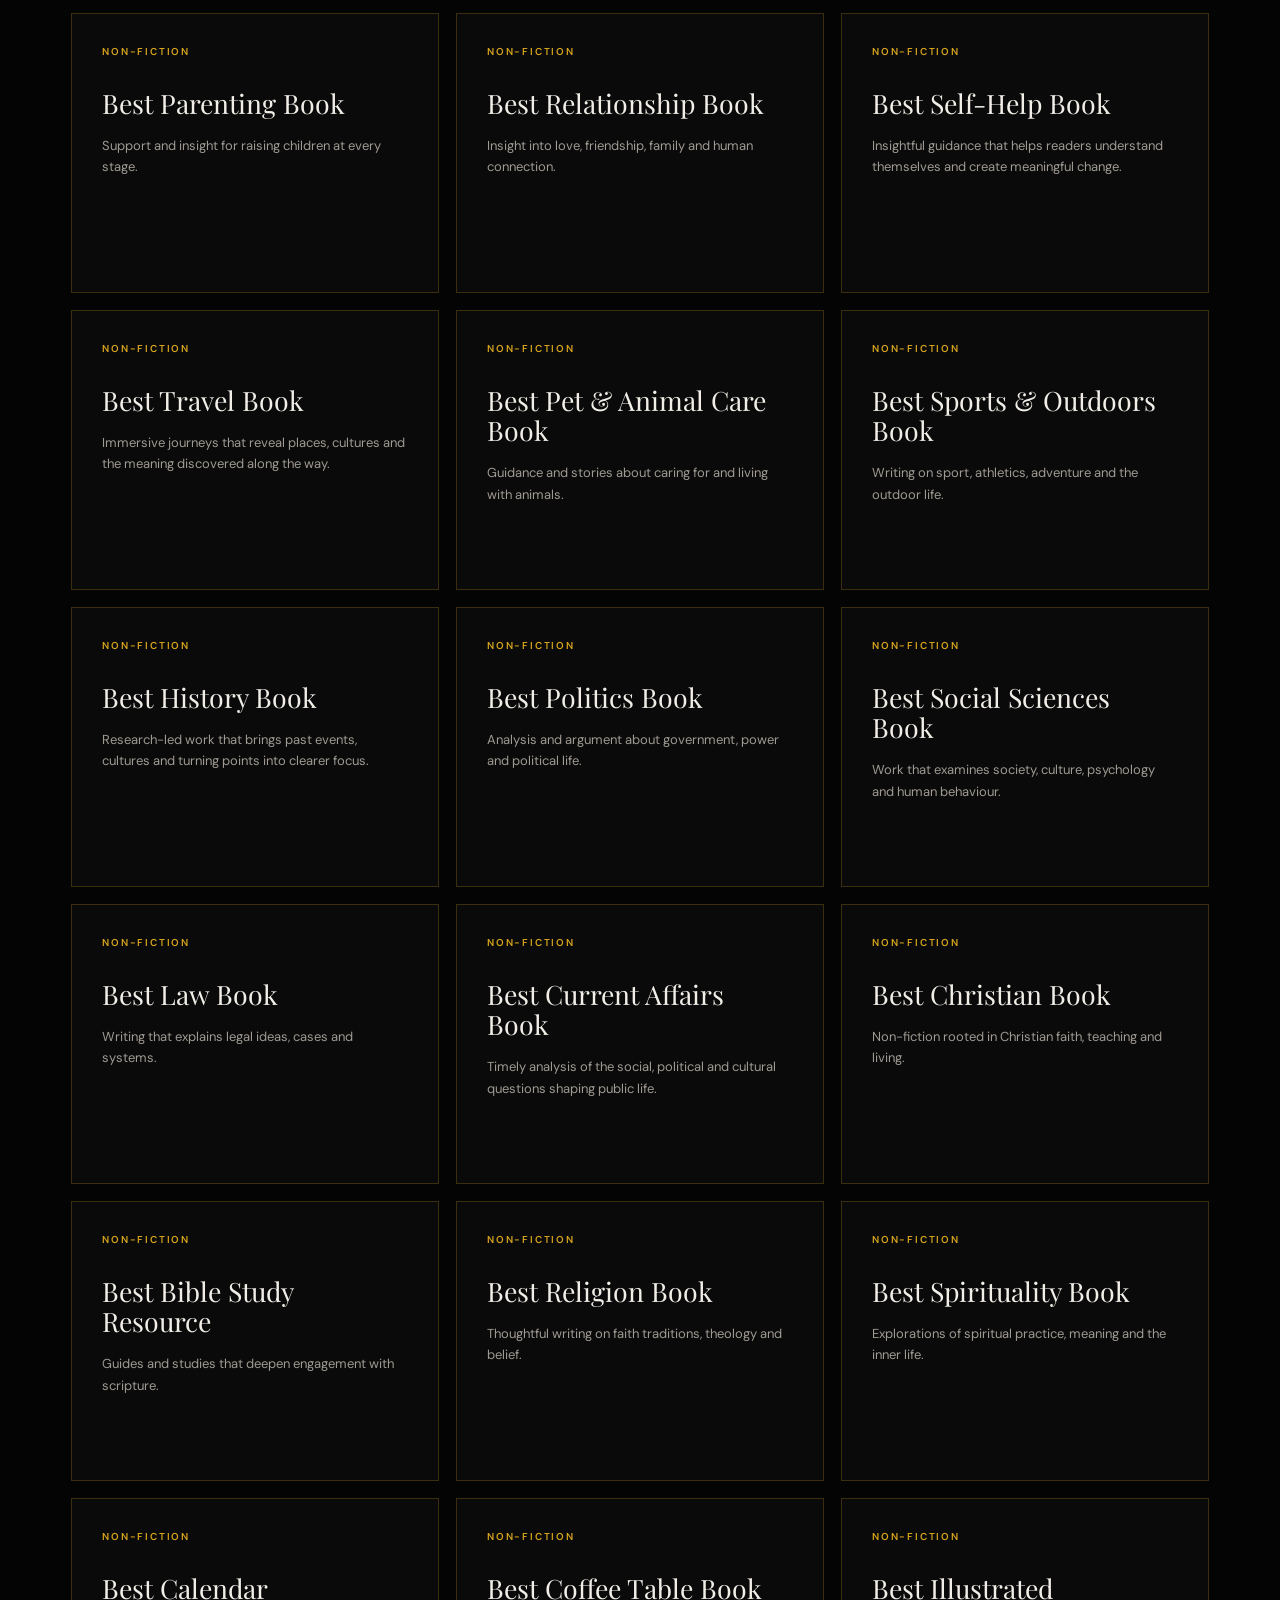
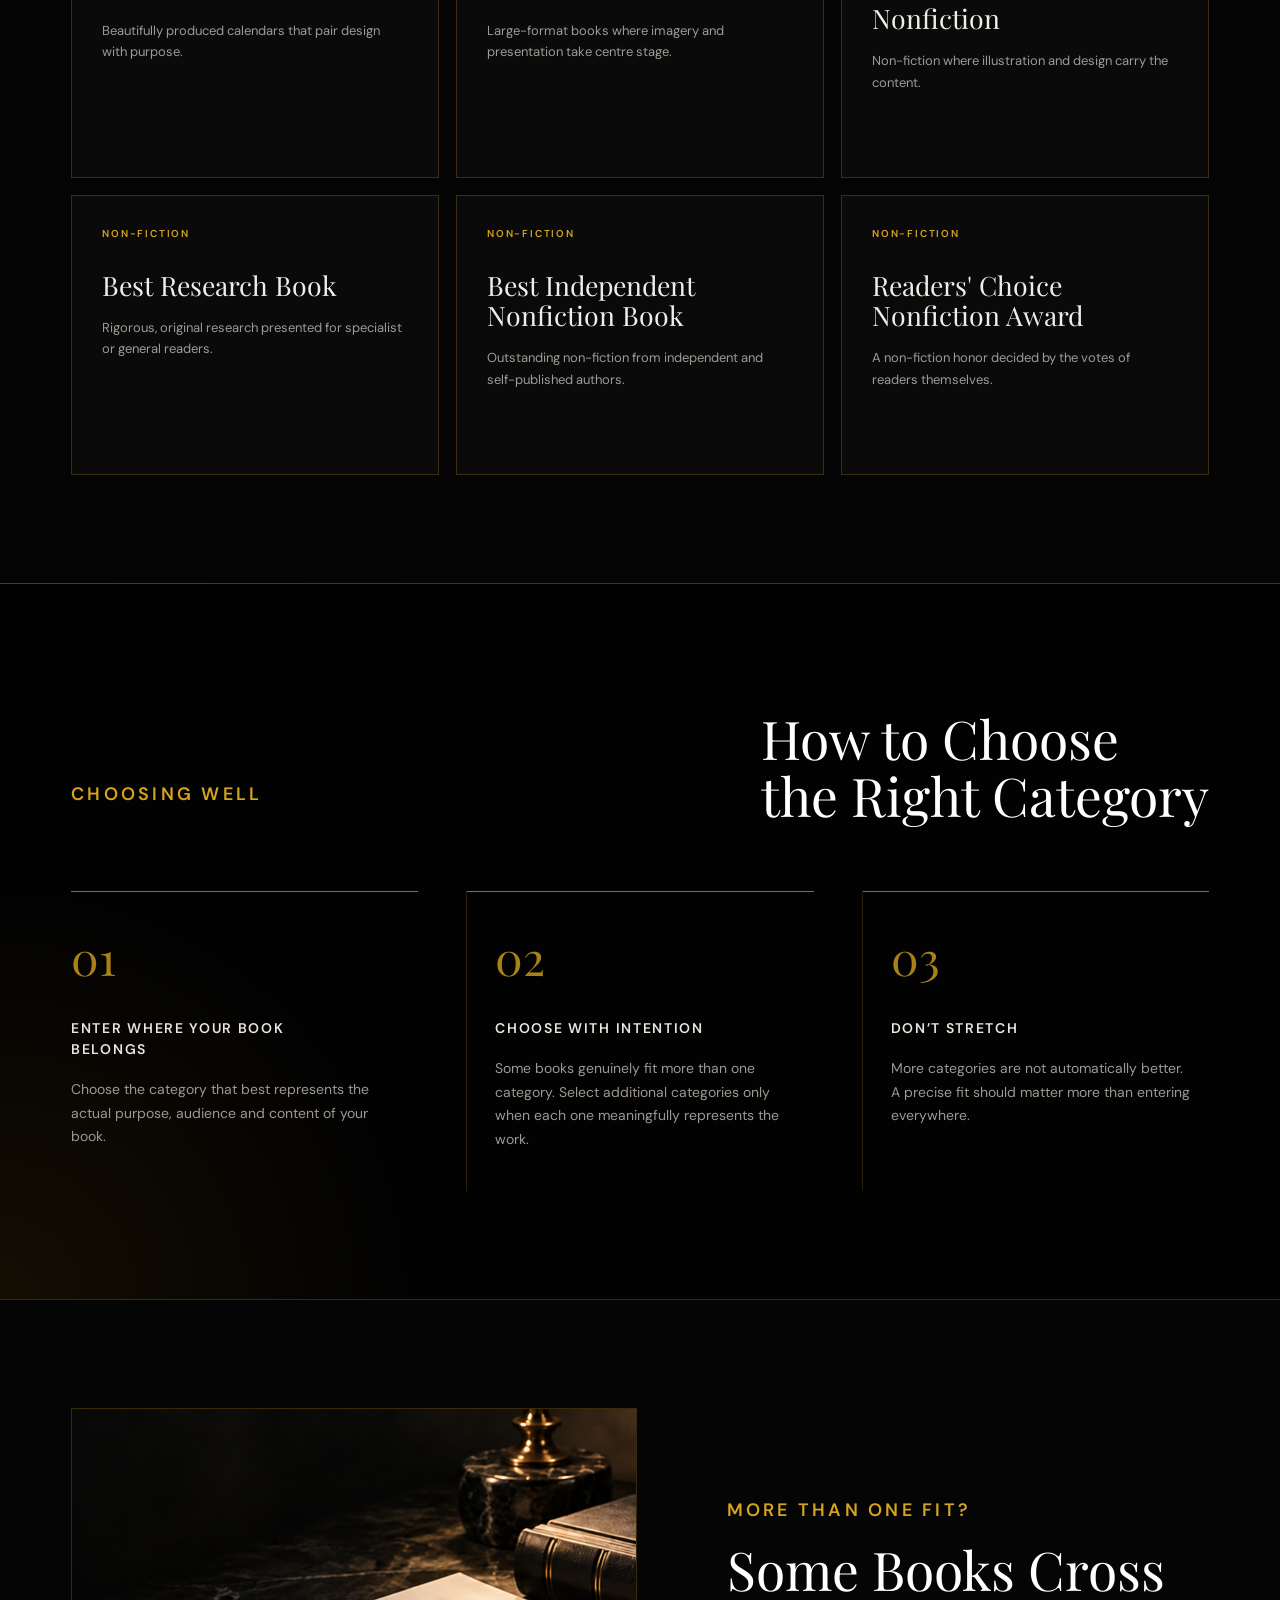
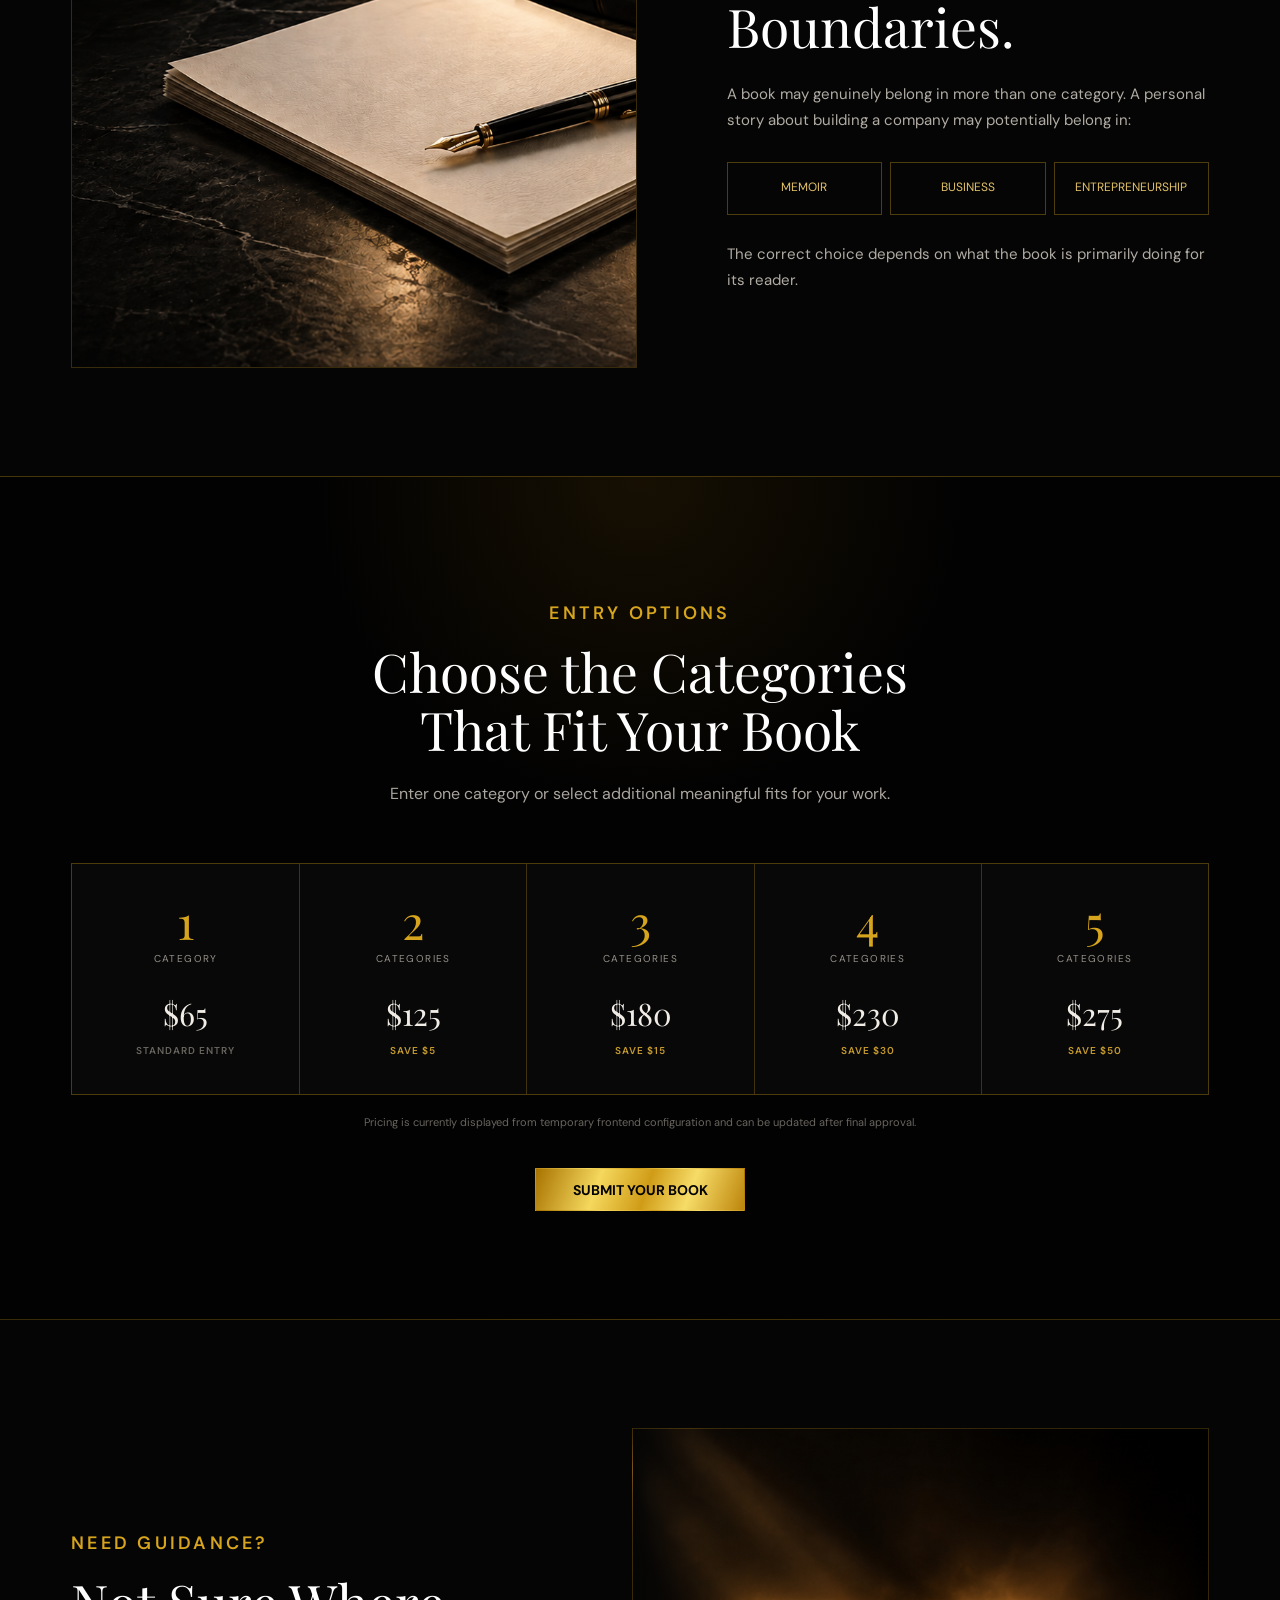
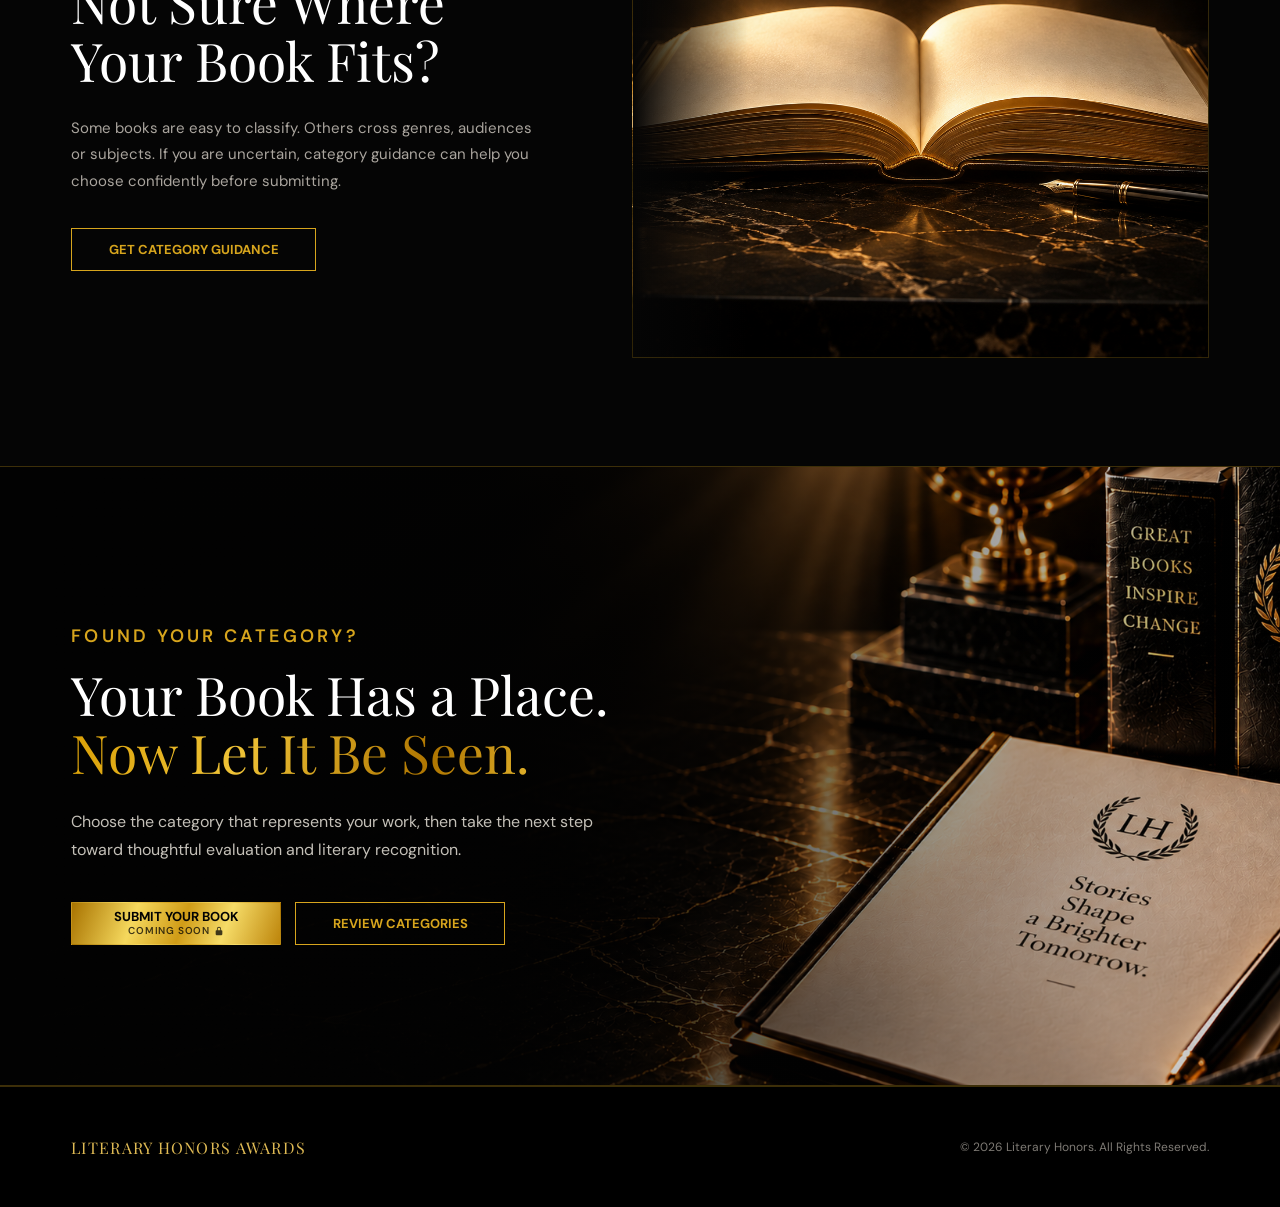
<file: pages/categories.html>
<!doctype html>
<html lang="en" data-base="../">
<head>
    <meta charset="UTF-8">
    <meta name="viewport" content="width=device-width, initial-scale=1.0">
    <link rel="icon" href="../assets/images/literary-LOGO.jpeg" type="image/jpeg">
    <title>Categories | Literary Honors</title>
    <meta name="description" content="Explore Literary Honors award categories for fiction and non-fiction books.">
    <link rel="preconnect" href="https://fonts.googleapis.com">
    <link rel="preconnect" href="https://fonts.gstatic.com" crossorigin>
    <link href="https://fonts.googleapis.com/css2?family=DM+Sans:wght@400;500;600;700&family=Playfair+Display:wght@400;500&display=swap" rel="stylesheet">
    <link rel="stylesheet" href="../assets/css/style.css?v=cat-index-1">
    <link rel="stylesheet" href="../assets/css/categories.css">
</head>
<body class="categories-page">
    <header class="site-header">
        <div class="site-container header-inner">
            <a class="site-brand" href="../index.html#home" aria-label="Literary Honors Awards home">
                <img src="../assets/images/literary-LOGO.jpeg" alt="Literary Honors Awards" width="120" height="120">
            </a>
            <nav class="main-navigation" aria-label="Main navigation">
                <a class="navigation-link" href="../index.html#home">Home</a>
                <a class="navigation-link" href="about.html">About</a>
                <a class="navigation-link" href="awards.html">Awards</a>
                <a class="navigation-link active" href="categories.html" aria-current="page">Categories</a>
                <a class="navigation-link" href="judging.html">Judging</a>
                <a class="navigation-link" href="literary-archive.html">Literary Archive</a>
                <a class="navigation-link" href="winners.html">Winners</a>
                <a class="header-cta" href="#category-submit">Submit Your Book<small class="coming-soon-note nav-coming-soon">Coming Soon</small></a>
                <button class="header-cta header-meeting" type="button">Meet the Founder</button>
            </nav>
        </div>
    </header>

    <main id="main-content">
        <section class="category-hero" aria-labelledby="category-page-title">
            <img class="category-hero-image" src="../assets/images/categories-hero.png" alt="Stacked books and an open manuscript in a warmly lit dark library" width="2017" height="780" fetchpriority="high">
            <div class="content-container category-hero-inner">
                <div class="category-hero-copy">
                    <p class="category-hero-eyebrow">Genre Classifications</p>
                    <h1 id="category-page-title">Find the Right Place<br>for <span class="gold-text">Your Book</span></h1>
                    <p class="category-hero-description">Every book deserves to be evaluated in the context that best reflects its genre, purpose and audience. Explore the Literary Honors award categories and find where your work belongs.</p>
                    <div class="category-hero-actions">
                        <a class="button button-primary" href="#category-index">Explore Categories</a>
                        <a class="button button-secondary" href="#category-submit">Submit Your Book</a>
                    </div>
                </div>
            </div>
        </section>

        <section class="stats-section category-summary-section" aria-label="Category summary">
            <div class="stats-grid" id="category-summary"></div>
        </section>

        <section class="category-index-section" id="category-index">
            <div class="content-container">
                <header class="category-index-heading" data-reveal="up">
                    <p class="section-eyebrow">The Index</p>
                    <h2>Explore Our Award Categories</h2>
                    <p>Browse by type or search for the category that best represents your book.</p>
                </header>

                <div class="category-tools" data-reveal="up">
                    <div class="category-filters" id="category-filters" aria-label="Filter award categories"></div>
                    <label class="main-category-search" for="main-category-search">
                        <span class="sr-only">Search award categories</span>
                        <svg viewBox="0 0 24 24" aria-hidden="true"><circle cx="11" cy="11" r="6"></circle><path d="m16 16 4 4"></path></svg>
                        <input id="main-category-search" type="search" placeholder="Search fiction, memoir, business, fantasy..." autocomplete="off">
                    </label>
                </div>

                <p class="category-results-status" id="category-results-status" aria-live="polite"></p>
                <div class="main-category-grid" id="main-category-grid"></div>

                <div class="category-empty-state" id="category-empty-state" hidden>
                    <span aria-hidden="true">⌕</span>
                    <h3>No categories found.</h3>
                    <p>Try another title, genre or subject.</p>
                    <button class="button button-secondary" id="clear-category-search" type="button">Clear Search</button>
                </div>
                <p class="sr-only" id="category-detail-status" aria-live="polite"></p>
            </div>
        </section>

        <section class="category-guidance-section section-divider" id="how-to-choose">
            <div class="content-container">
                <header class="category-editorial-heading" data-reveal="up">
                    <p class="section-eyebrow">Choosing Well</p>
                    <h2>How to Choose<br>the Right Category</h2>
                </header>
                <div class="choice-principles" id="choice-principles"></div>
            </div>
        </section>

        <section class="cross-boundaries-section" id="multiple-categories">
            <div class="content-container cross-boundaries-layout">
                <figure class="cross-boundaries-image" data-reveal="left">
                    <img src="../assets/images/awards-submit-cta.png" alt="Manuscript, pen and books arranged on a dark writing desk" width="1967" height="799" loading="lazy">
                </figure>
                <div class="cross-boundaries-copy" data-reveal="right">
                    <p class="section-eyebrow">More Than One Fit?</p>
                    <h2>Some Books Cross Boundaries.</h2>
                    <p>A book may genuinely belong in more than one category. A personal story about building a company may potentially belong in:</p>
                    <ul aria-label="Example matching categories">
                        <li>Memoir</li>
                        <li>Business</li>
                        <li>Entrepreneurship</li>
                    </ul>
                    <p>The correct choice depends on what the book is primarily doing for its reader.</p>
                </div>
            </div>
        </section>

        <section class="entry-options-section section-divider" id="entry-options-section">
            <div class="content-container">
                <header class="entry-options-heading" data-reveal="up">
                    <p class="section-eyebrow">Entry Options</p>
                    <h2>Choose the Categories<br>That Fit Your Book</h2>
                    <p>Enter one category or select additional meaningful fits for your work.</p>
                </header>
                <div class="entry-options-scroller" tabindex="0" role="region" aria-label="Category entry pricing options. Scroll horizontally on smaller screens.">
                    <div class="entry-options" id="entry-options"></div>
                </div>
                <p class="entry-options-note">Pricing is currently displayed from temporary frontend configuration and can be updated after final approval.</p>
                <a class="button button-primary category-section-cta" href="#category-submit" data-reveal="up">Submit Your Book</a>
            </div>
        </section>

        <section class="category-help-section" id="category-guidance">
            <div class="content-container category-help-layout">
                <div class="category-help-copy" data-reveal="left">
                    <p class="section-eyebrow">Need Guidance?</p>
                    <h2>Not Sure Where<br>Your Book Fits?</h2>
                    <p>Some books are easy to classify. Others cross genres, audiences or subjects. If you are uncertain, category guidance can help you choose confidently before submitting.</p>
                    <a class="button button-secondary category-help-button" href="#category-guidance" aria-label="Get category guidance; destination will be connected later">Get Category Guidance</a>
                </div>
                <figure class="category-help-image" data-reveal="right">
                    <img src="../assets/images/about-open-book.png" alt="Open book illuminated by warm golden light" width="1536" height="1024" loading="lazy">
                </figure>
            </div>
        </section>

        <section class="category-submit-section" id="category-submit">
            <img src="../assets/images/everybookbackground.png" alt="" width="1670" height="941" loading="lazy" aria-hidden="true">
            <div class="content-container category-submit-inner">
                <div class="category-submit-copy" data-reveal="up">
                    <p class="section-eyebrow">Found Your Category?</p>
                    <h2>Your Book Has a Place.<br><span class="gold-text">Now Let It Be Seen.</span></h2>
                    <p>Choose the category that represents your work, then take the next step toward thoughtful evaluation and literary recognition.</p>
                    <div class="category-submit-actions">
                        <span class="coming-soon-wrap">
                        <a class="button button-primary" href="submit.html">Submit Your Book
<small class="coming-soon-note">Coming Soon</small></a>
                        </span>
                        <a class="button button-secondary" href="#category-index">Review Categories</a>
                    </div>
                </div>
            </div>
        </section>
    </main>

    <!-- Category detail dialog, opened by clicking any category card -->
    <div class="category-modal" id="category-modal" hidden>
        <div class="category-modal-backdrop" data-category-modal-close></div>
        <div class="category-modal-panel" role="dialog" aria-modal="true" aria-labelledby="category-modal-title">
            <button class="category-modal-close" type="button" data-category-modal-close aria-label="Close category details">
                <span aria-hidden="true">&times;</span>
            </button>
            <span class="category-modal-type" id="category-modal-type"></span>
            <h3 id="category-modal-title"></h3>
            <span class="category-modal-rule" aria-hidden="true"></span>
            <p class="category-modal-description" id="category-modal-description"></p>
            <ul class="category-modal-points" id="category-modal-points"></ul>
            <div class="category-modal-actions">
                <a class="button button-primary" href="submit.html">Submit Your Book</a>
                <a class="button button-secondary" href="judging.html">Judging Criteria</a>
            </div>
            <div class="category-modal-nav">
                <button type="button" data-category-step="-1">&#8249; Previous</button>
                <span id="category-modal-position"></span>
                <button type="button" data-category-step="1">Next &#8250;</button>
            </div>
        </div>
    </div>

    <footer class="site-footer">
        <div class="content-container footer-inner">
            <p>Literary Honors Awards</p>
            <span>© 2026 Literary Honors. All Rights Reserved.</span>
        </div>
    </footer>

    <script src="../assets/js/site-paths.js"></script>
    <script src="../assets/js/categories-data.js" defer></script>
    <script src="../assets/js/categories.js" defer></script>
    <script src="../assets/js/script.js" defer></script>
    <script src="../assets/js/nav.js" defer></script>
    <script src="../assets/js/stat-counters.js" defer></script>
</body>
</html>
</file>
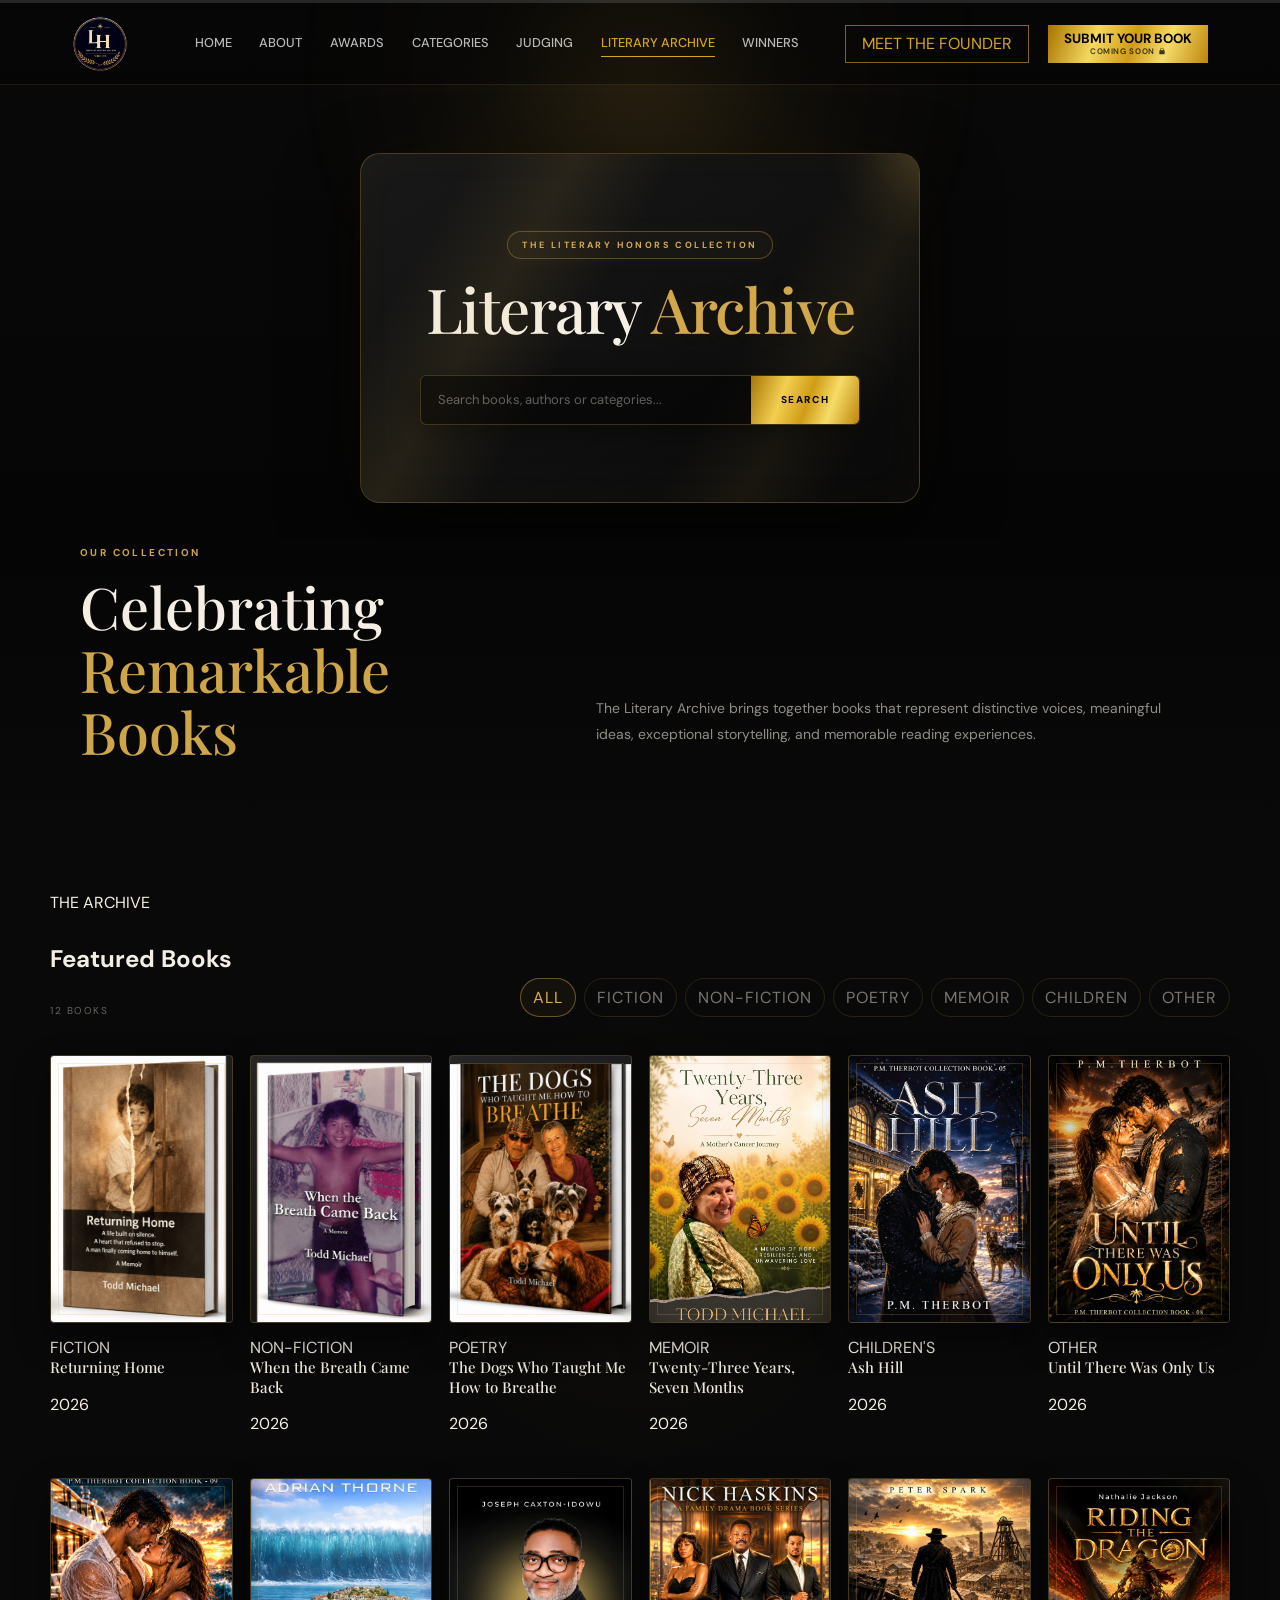
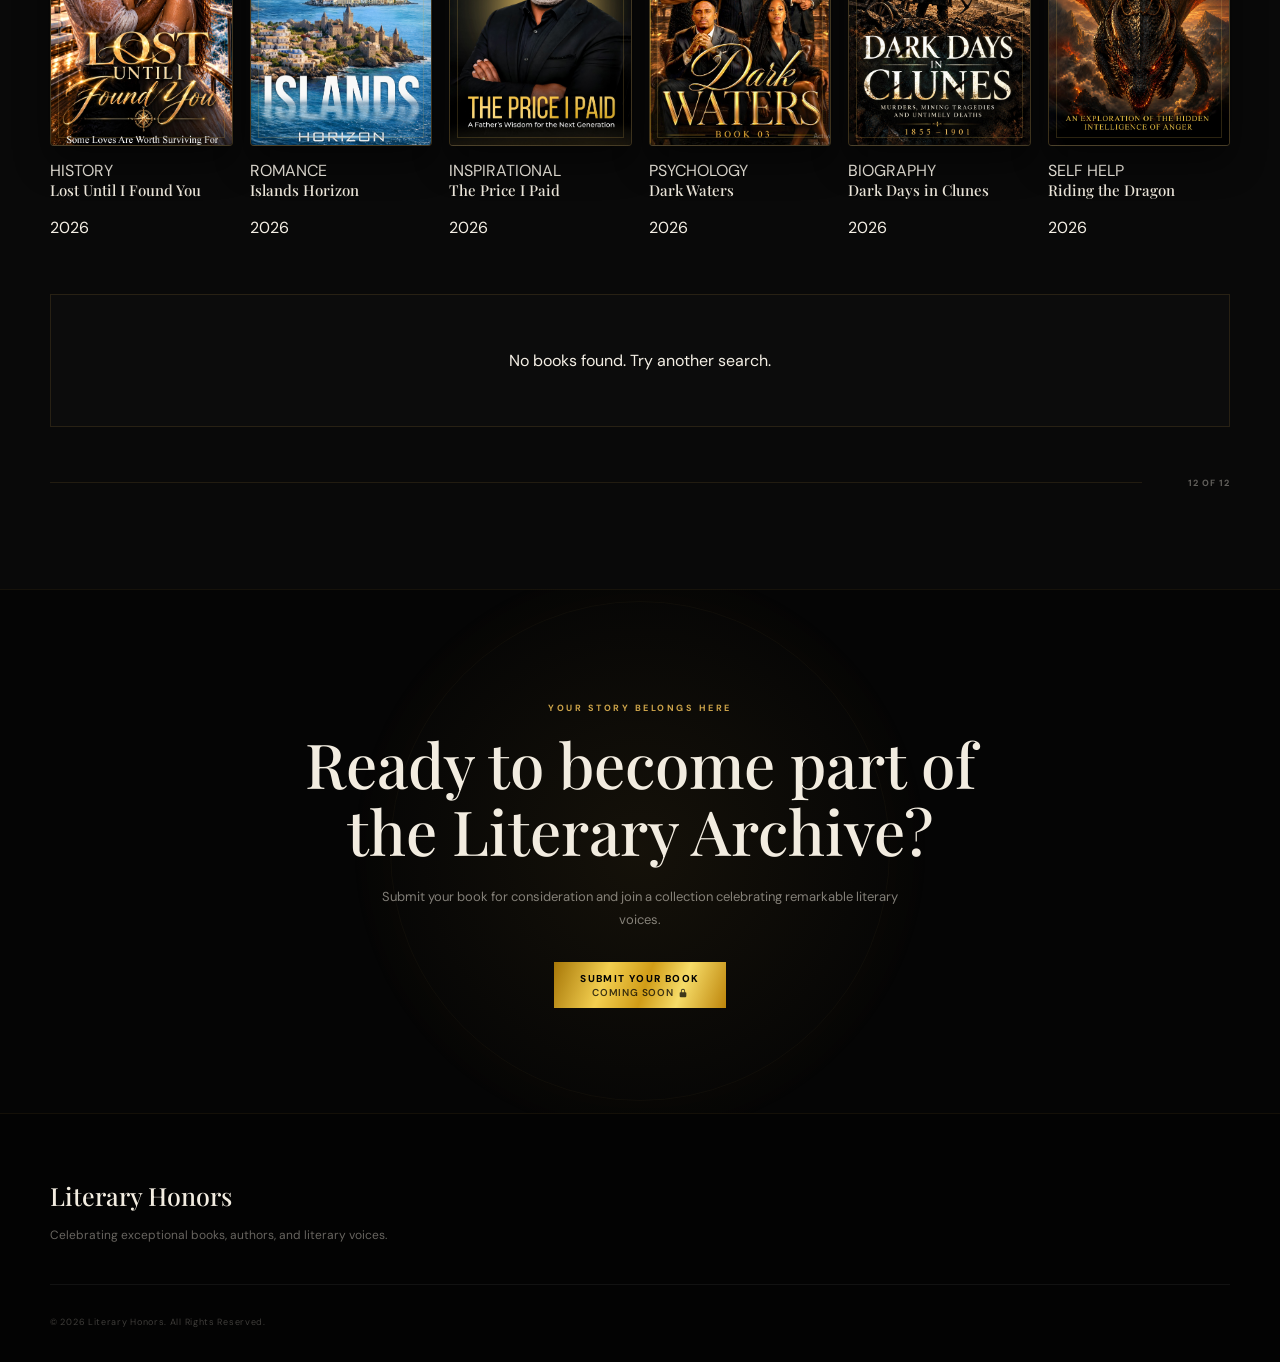
<file: pages/literary-archive.html>
<!-- =========================================================
     LITERARY ARCHIVE PAGE
     START - COMPLETE HTML
     ========================================================= -->

<!DOCTYPE html>
<html lang="en" data-base="../">

<head>
    <!-------  Muhammad Adnan    ------>

    <meta charset="UTF-8">
    <meta name="viewport" content="width=device-width, initial-scale=1.0">

    <link rel="icon" href="../assets/images/literary-LOGO.jpeg" type="image/jpeg">
    <title>Literary Archive | Literary Honors</title>

    <link rel="preconnect" href="https://fonts.googleapis.com">
    <link rel="preconnect" href="https://fonts.gstatic.com" crossorigin>
    <link href="https://fonts.googleapis.com/css2?family=DM+Sans:wght@400;500;600;700&family=Playfair+Display:wght@400;500&display=swap" rel="stylesheet">

    <!-- MAIN WEBSITE CSS -->
    <link rel="stylesheet" href="../assets/css/style.css">

    <!-- LITERARY ARCHIVE PAGE CSS -->
    <link rel="stylesheet" href="../assets/css/literary-archive.css">
</head>

<body class="archive-page">

    <header class="site-header">
        <div class="site-container header-inner">
            <a class="site-brand" href="../index.html#home" aria-label="Literary Honors Awards home">
                <img src="../assets/images/literary-LOGO.jpeg" alt="Literary Honors Awards" width="120" height="120">
            </a>
            <nav class="main-navigation" aria-label="Main navigation">
                <a class="navigation-link" href="../index.html#home">Home</a>
                <a class="navigation-link" href="about.html">About</a>
                <a class="navigation-link" href="awards.html">Awards</a>
                <a class="navigation-link" href="categories.html">Categories</a>
                <a class="navigation-link" href="judging.html">Judging</a>
                <a class="navigation-link active" href="literary-archive.html" aria-current="page">Literary Archive</a>
                <a class="navigation-link" href="winners.html">Winners</a>
                <a class="header-cta" href="submit.html">Submit Your Book<small class="coming-soon-note nav-coming-soon">Coming Soon</small></a>
                <button class="header-cta header-meeting" type="button">Meet the Founder</button>
            </nav>
        </div>
    </header>


    <!-- =====================================================
         HERO SECTION
         ===================================================== -->

    <main>

        <section class="archive-page-hero">

            <!-- Soft background golden atmosphere -->
            <div class="archive-hero-light"></div>

            <!-- Hero Card -->
            <div class="archive-page-hero-content">

                <!-- =================================================
                     IMPORTANT:
                     THIS IS THE NEW GOLDEN SHINE BEAM
                     ================================================= -->
                <span class="archive-hero-shine" aria-hidden="true"></span>


                <div class="archive-page-hero-label">
                    THE LITERARY HONORS COLLECTION
                </div>


                <h1>
                    Literary <span>Archive</span>
                </h1>


                <!-- Search -->
                <form class="archive-search" id="archiveSearchForm">

                    <input
                        type="text"
                        id="archiveSearchInput"
                        placeholder="Search books, authors or categories..."
                        autocomplete="off"
                    >

                    <button type="submit" id="archiveSearchButton">
                        SEARCH
                    </button>

                </form>

            </div>

        </section>


        <!-- =====================================================
             INTRO SECTION
             ===================================================== -->

        <section class="archive-page-intro">

            <div class="archive-page-intro-content">

                <div>

                    <span class="section-label">
                        OUR COLLECTION
                    </span>

                    <h2>
                        Celebrating
                        <span>Remarkable Books</span>
                    </h2>

                </div>


                <p class="archive-page-intro-copy">

                    The Literary Archive brings together books that
                    represent distinctive voices, meaningful ideas,
                    exceptional storytelling, and memorable reading
                    experiences.

                </p>

            </div>

        </section>


        <!-- =====================================================
             ARCHIVE COLLECTION
             ===================================================== -->

        <section class="archive-collection">

            <div class="archive-collection-header">

                <div class="archive-collection-header-left">

                    <span class="section-label">
                        THE ARCHIVE
                    </span>

                    <h2>
                        Featured
                        <span>Books</span>
                    </h2>

                    <div
                        class="archive-collection-count"
                        id="archiveBookCount"
                    >
                        12 BOOKS
                    </div>

                </div>


                <!-- FILTERS -->

                <div class="archive-filters">

                    <button
                        type="button"
                        class="archive-filter active"
                        data-filter="all"
                    >
                        ALL
                    </button>

                    <button
                        type="button"
                        class="archive-filter"
                        data-filter="fiction"
                    >
                        FICTION
                    </button>

                    <button
                        type="button"
                        class="archive-filter"
                        data-filter="non-fiction"
                    >
                        NON-FICTION
                    </button>

                    <button
                        type="button"
                        class="archive-filter"
                        data-filter="poetry"
                    >
                        POETRY
                    </button>

                    <button
                        type="button"
                        class="archive-filter"
                        data-filter="memoir"
                    >
                        MEMOIR
                    </button>

                    <button
                        type="button"
                        class="archive-filter"
                        data-filter="children"
                    >
                        CHILDREN
                    </button>

                    <button
                        type="button"
                        class="archive-filter"
                        data-filter="other"
                    >
                        OTHER
                    </button>

                </div>

            </div>


            <!-- =================================================
                 BOOK GRID
                 ================================================= -->

            <div
                class="archive-page-grid"
                id="archiveBookGrid"
            >


                <!-- BOOK 01 -->

                <article
                    class="archive-page-card"
                    data-category="fiction"
                    data-title="Returning Home"
                    data-author="Todd Michael"
                >

                    <div class="archive-page-cover">

                        <img src="../assets/images/RETURNING HOME.png" alt="Returning Home book cover" loading="lazy">

                    </div>

                    <div class="archive-page-card-info">

                        <span>FICTION</span>

                        <h3>
                            Returning Home
                        </h3>

                        <p>
                            2026
                        </p>

                    </div>

                </article>


                <!-- BOOK 02 -->

                <article
                    class="archive-page-card"
                    data-category="non-fiction"
                    data-title="When the Breath Came Back"
                    data-author="Todd Michael"
                >

                    <div class="archive-page-cover">

                        <img src="../assets/images/WHEN THE BREATH (1).png" alt="When the Breath Came Back book cover" loading="lazy">

                    </div>

                    <div class="archive-page-card-info">

                        <span>NON-FICTION</span>

                        <h3>
                            When the Breath Came Back
                        </h3>

                        <p>
                            2026
                        </p>

                    </div>

                </article>


                <!-- BOOK 03 -->

                <article
                    class="archive-page-card"
                    data-category="poetry"
                    data-title="The Dogs Who Taught Me How to Breathe"
                    data-author="Todd Michael"
                >

                    <div class="archive-page-cover">

                        <img src="../assets/images/THE DOGS WHO TUAUGHT ME (1).png" alt="The Dogs Who Taught Me How to Breathe book cover" loading="lazy">

                    </div>

                    <div class="archive-page-card-info">

                        <span>POETRY</span>

                        <h3>
                            The Dogs Who Taught Me How to Breathe
                        </h3>

                        <p>
                            2026
                        </p>

                    </div>

                </article>


                <!-- BOOK 04 -->

                <article
                    class="archive-page-card"
                    data-category="memoir"
                    data-title="Twenty-Three Years, Seven Months"
                    data-author="Todd Michael"
                >

                    <div class="archive-page-cover">

                        <img src="../assets/images/Moms NEW (3).png" alt="Twenty-Three Years, Seven Months book cover" loading="lazy">

                    </div>

                    <div class="archive-page-card-info">

                        <span>MEMOIR</span>

                        <h3>
                            Twenty-Three Years, Seven Months
                        </h3>

                        <p>
                            2026
                        </p>

                    </div>

                </article>


                <!-- BOOK 05 -->

                <article
                    class="archive-page-card"
                    data-category="children"
                    data-title="Ash Hill"
                    data-author="P. M. Therbot"
                >

                    <div class="archive-page-cover">

                        <img src="../assets/images/literary archive/Ash hill.jpeg" alt="Ash Hill book cover" loading="lazy">

                    </div>

                    <div class="archive-page-card-info">

                        <span>CHILDREN'S</span>

                        <h3>
                            Ash Hill
                        </h3>

                        <p>
                            2026
                        </p>

                    </div>

                </article>


                <!-- BOOK 06 -->

                <article
                    class="archive-page-card"
                    data-category="other"
                    data-title="Until There Was Only Us"
                    data-author="P. M. Therbot"
                >

                    <div class="archive-page-cover">

                        <img src="../assets/images/literary archive/WhatsApp Image 2026-09-16 at 12.07.48 AM.jpeg" alt="Until There Was Only Us book cover" loading="lazy">

                    </div>

                    <div class="archive-page-card-info">

                        <span>OTHER</span>

                        <h3>
                            Until There Was Only Us
                        </h3>

                        <p>
                            2026
                        </p>

                    </div>

                </article>


                <!-- BOOK 07 -->

                <article
                    class="archive-page-card"
                    data-category="other"
                    data-title="Lost Until I Found You"
                    data-author="P. M. Therbot"
                >

                    <div class="archive-page-cover">

                        <img src="../assets/images/literary archive/WhatsApp Image 2026-09-16 at 12.07.54 AM.jpeg" alt="Lost Until I Found You book cover" loading="lazy">

                    </div>

                    <div class="archive-page-card-info">

                        <span>HISTORY</span>

                        <h3>
                            Lost Until I Found You
                        </h3>

                        <p>
                            2026
                        </p>

                    </div>

                </article>


                <!-- BOOK 08 -->

                <article
                    class="archive-page-card"
                    data-category="other"
                    data-title="Islands Horizon"
                    data-author="Adrian Thorne"
                >

                    <div class="archive-page-cover">

                        <img src="../assets/images/literary archive/WhatsApp Image 2026-09-16 at 12.08.25 AM.jpeg" alt="Islands Horizon book cover" loading="lazy">

                    </div>

                    <div class="archive-page-card-info">

                        <span>ROMANCE</span>

                        <h3>
                            Islands Horizon
                        </h3>

                        <p>
                            2026
                        </p>

                    </div>

                </article>


                <!-- BOOK 09 -->

                <article
                    class="archive-page-card"
                    data-category="other"
                    data-title="The Price I Paid"
                    data-author="Joseph Caxton-Idowu"
                >

                    <div class="archive-page-cover">

                        <img src="../assets/images/literary archive/WhatsApp Image 2026-09-16 at 12.08.45 AM.jpeg" alt="The Price I Paid book cover" loading="lazy">

                    </div>

                    <div class="archive-page-card-info">

                        <span>INSPIRATIONAL</span>

                        <h3>
                            The Price I Paid
                        </h3>

                        <p>
                            2026
                        </p>

                    </div>

                </article>


                <!-- BOOK 10 -->

                <article
                    class="archive-page-card"
                    data-category="other"
                    data-title="Dark Waters"
                    data-author="Nick Haskins"
                >

                    <div class="archive-page-cover">

                        <img src="../assets/images/literary archive/WhatsApp Image 2026-09-16 at 12.09.19 AM.jpeg" alt="Dark Waters book cover" loading="lazy">

                    </div>

                    <div class="archive-page-card-info">

                        <span>PSYCHOLOGY</span>

                        <h3>
                            Dark Waters
                        </h3>

                        <p>
                            2026
                        </p>

                    </div>

                </article>


                <!-- BOOK 11 -->

                <article
                    class="archive-page-card"
                    data-category="other"
                    data-title="Dark Days in Clunes"
                    data-author="Peter Spark"
                >

                    <div class="archive-page-cover">

                        <img src="../assets/images/literary archive/WhatsApp Image 2026-09-16 at 12.09.43 AM.jpeg" alt="Dark Days in Clunes book cover" loading="lazy">

                    </div>

                    <div class="archive-page-card-info">

                        <span>BIOGRAPHY</span>

                        <h3>
                            Dark Days in Clunes
                        </h3>

                        <p>
                            2026
                        </p>

                    </div>

                </article>


                <!-- BOOK 12 -->

                <article
                    class="archive-page-card"
                    data-category="other"
                    data-title="Riding the Dragon"
                    data-author="Nathalie Jackson"
                >

                    <div class="archive-page-cover">

                        <img src="../assets/images/literary archive/WhatsApp Image 2026-09-16 at 12.09.57 AM.jpeg" alt="Riding the Dragon book cover" loading="lazy">

                    </div>

                    <div class="archive-page-card-info">

                        <span>SELF HELP</span>

                        <h3>
                            Riding the Dragon
                        </h3>

                        <p>
                            2026
                        </p>

                    </div>

                </article>


            </div>


            <!-- Empty search message -->

            <div
                class="archive-empty-state"
                id="archiveEmptyState"
            >
                No books found. Try another search.
            </div>


            <!-- =================================================
                 COLLECTION FOOTER
                 ================================================= -->

            <div class="archive-collection-footer">

                <div class="archive-progress">

                    <span id="archiveProgressBar"></span>

                </div>

                <div
                    class="archive-progress-count"
                    id="archiveVisibleCount"
                >
                    12 OF 12
                </div>

            </div>

        </section>


        <!-- =====================================================
             FINAL CTA
             ===================================================== -->

        <section class="archive-submit-cta">

            <div class="archive-submit-cta-inner">

                <span class="section-label">
                    YOUR STORY BELONGS HERE
                </span>

                <h2>
                    Ready to become part of the
                    <span>Literary Archive?</span>
                </h2>

                <p>
                    Submit your book for consideration and join a
                    collection celebrating remarkable literary voices.
                </p>

                <a
                    href="submit.html"
                    class="archive-submit-button gold-btn"
                >
                    SUBMIT YOUR BOOK
<small class="coming-soon-note">Coming Soon</small></a>

            </div>

        </section>

    </main>


    <!-- =====================================================
         FOOTER
         ===================================================== -->

    <footer class="site-footer">

        <div class="footer-content">

            <div class="footer-brand">

                <h3>
                    Literary Honors
                </h3>

                <p>
                    Celebrating exceptional books,
                    authors, and literary voices.
                </p>

            </div>


        </div>


        <div class="footer-bottom">

            <p>
                © 2026 Literary Honors. All Rights Reserved.
            </p>

        </div>

    </footer>


    <!-- =====================================================
         MAIN JAVASCRIPT
         ===================================================== -->

    <script src="../assets/js/site-paths.js"></script>
    <script src="../assets/js/script.js"></script>

    <script src="../assets/js/nav.js" defer></script>
</body>

</html>

<!-- =========================================================
     LITERARY ARCHIVE PAGE
     END - COMPLETE HTML
     ========================================================= -->
</file>
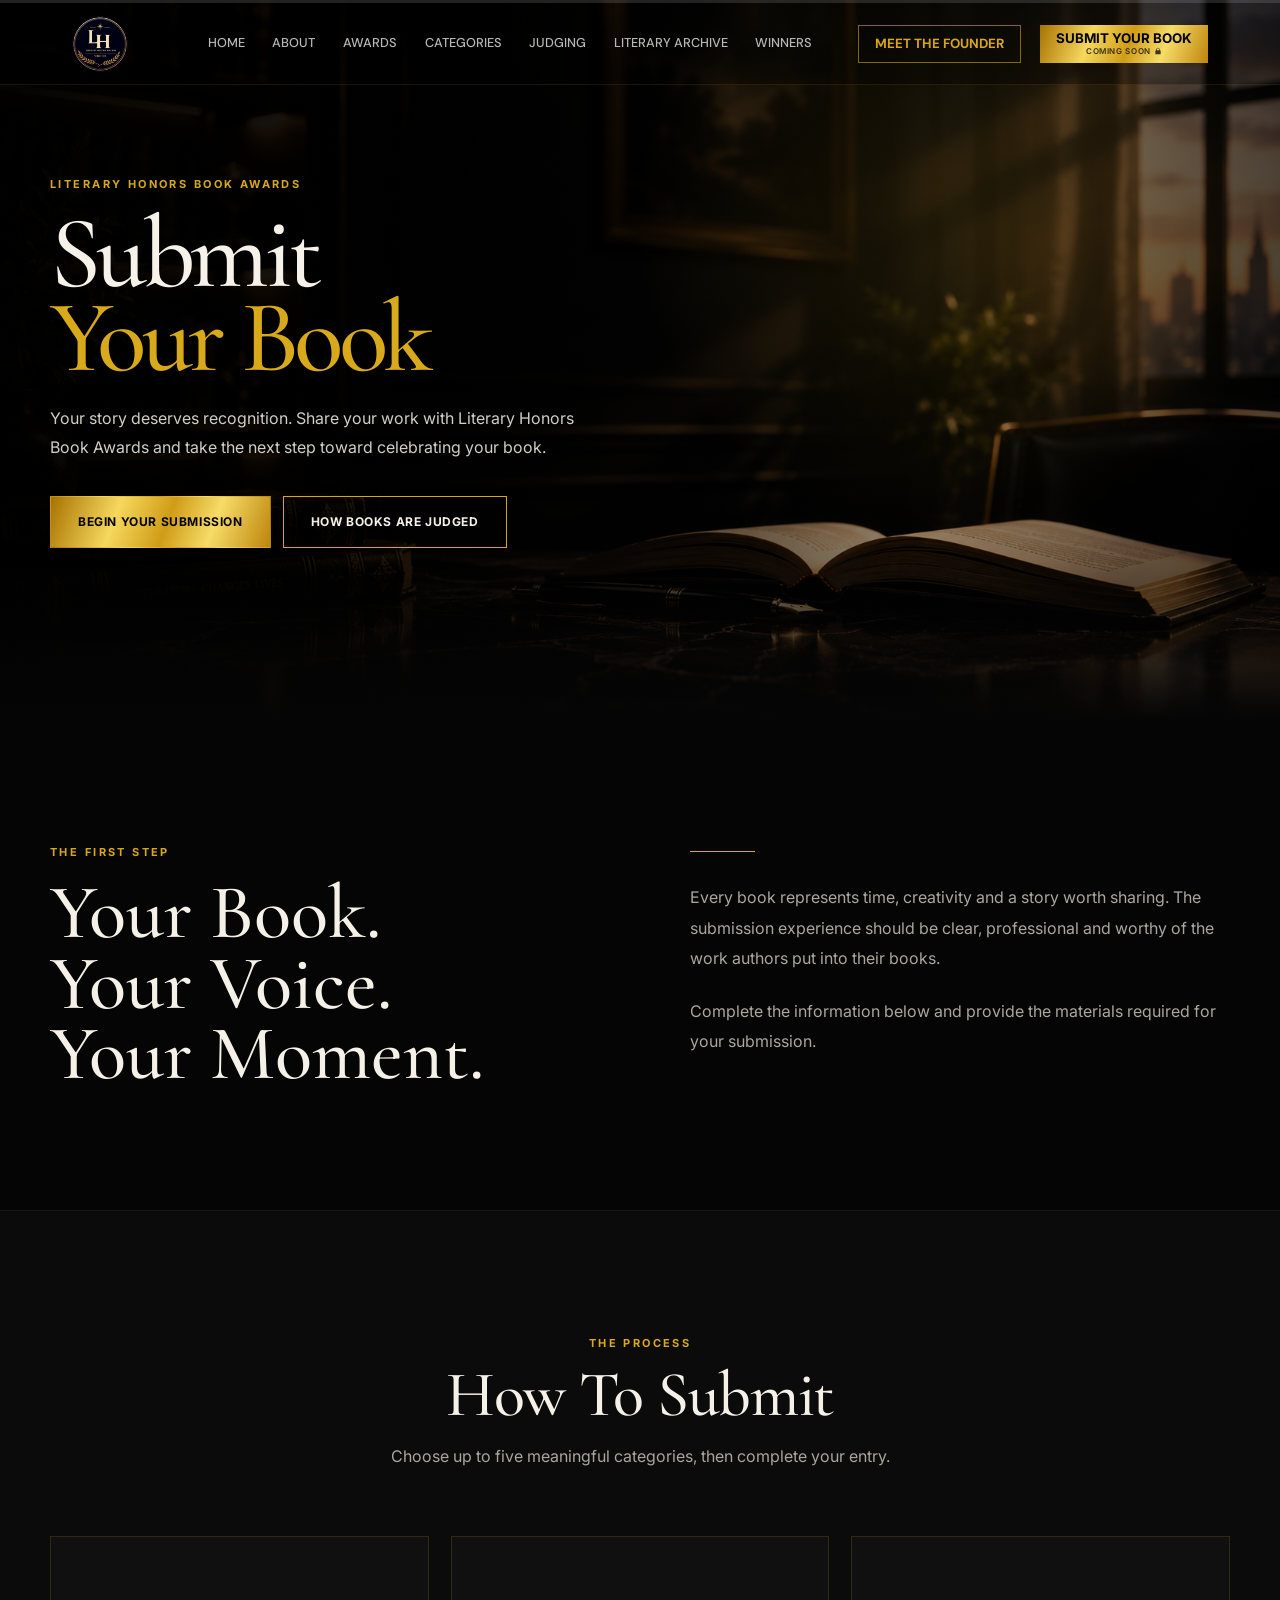
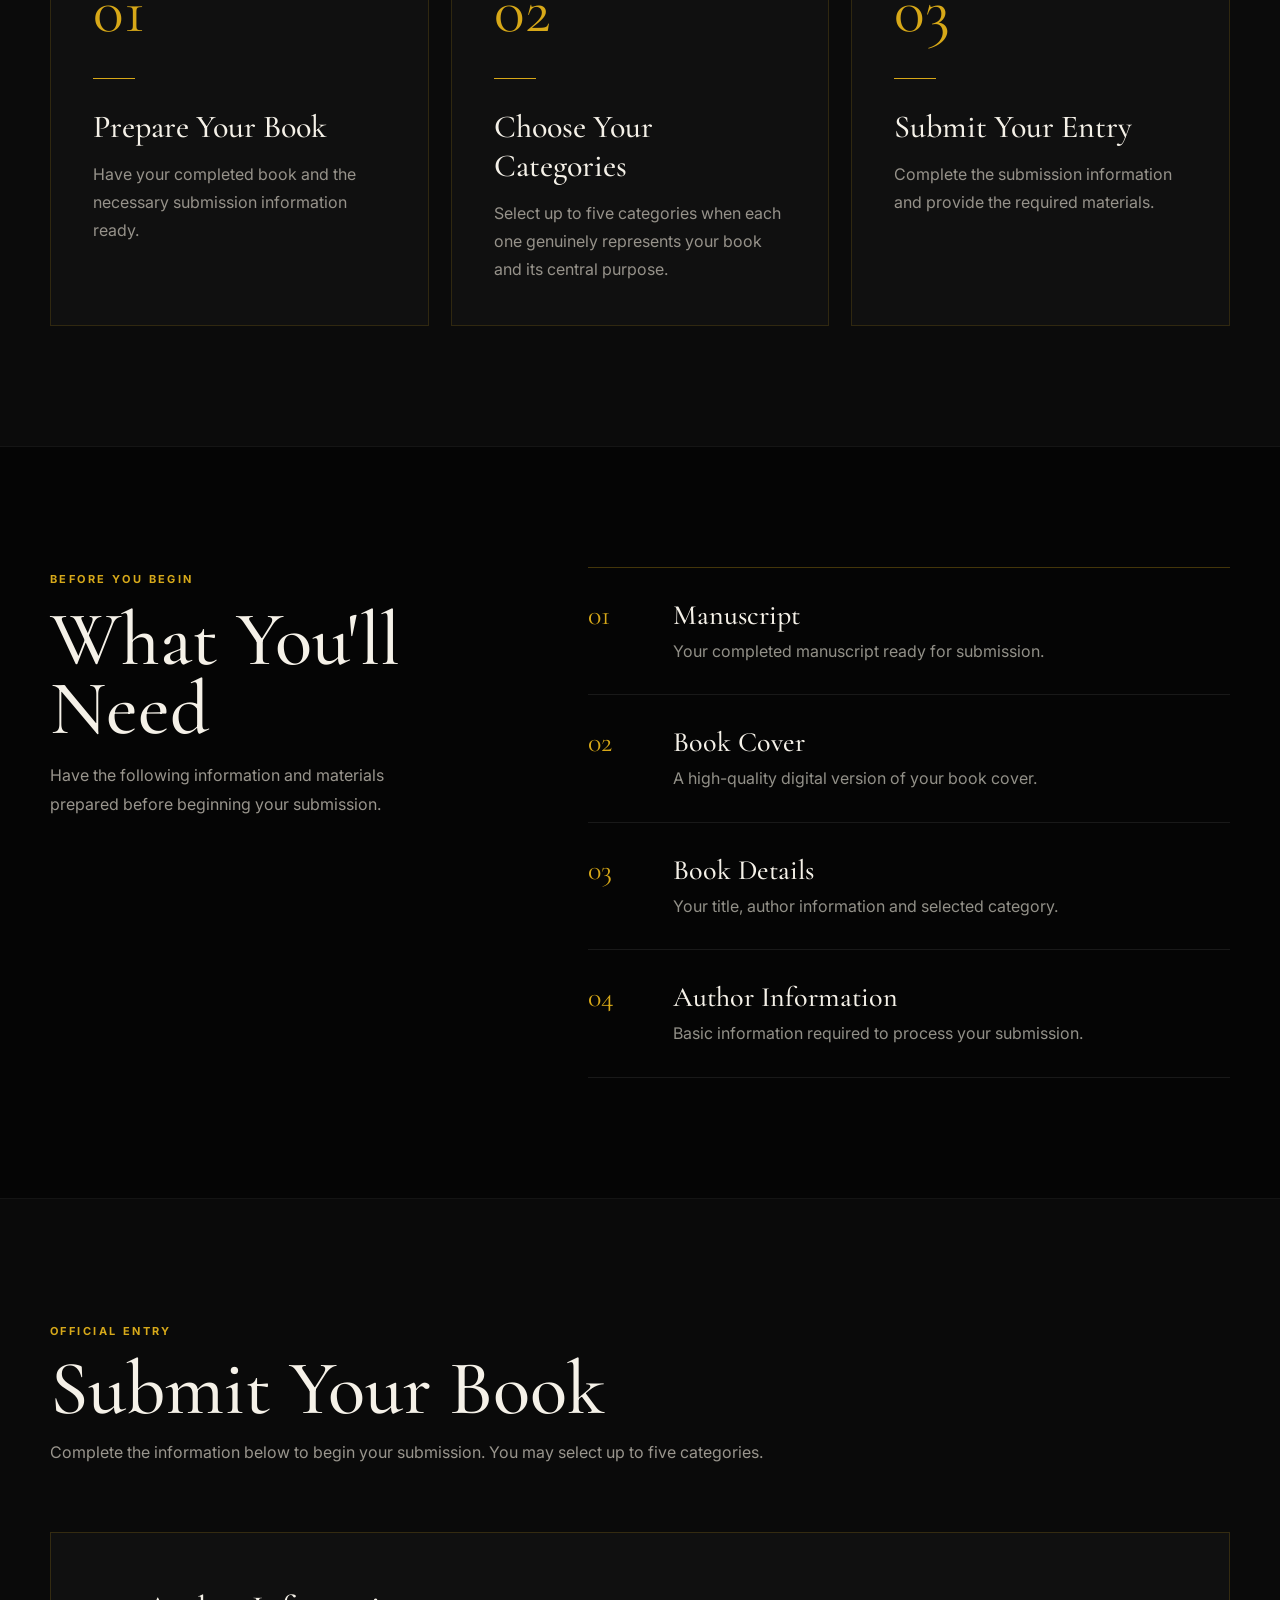
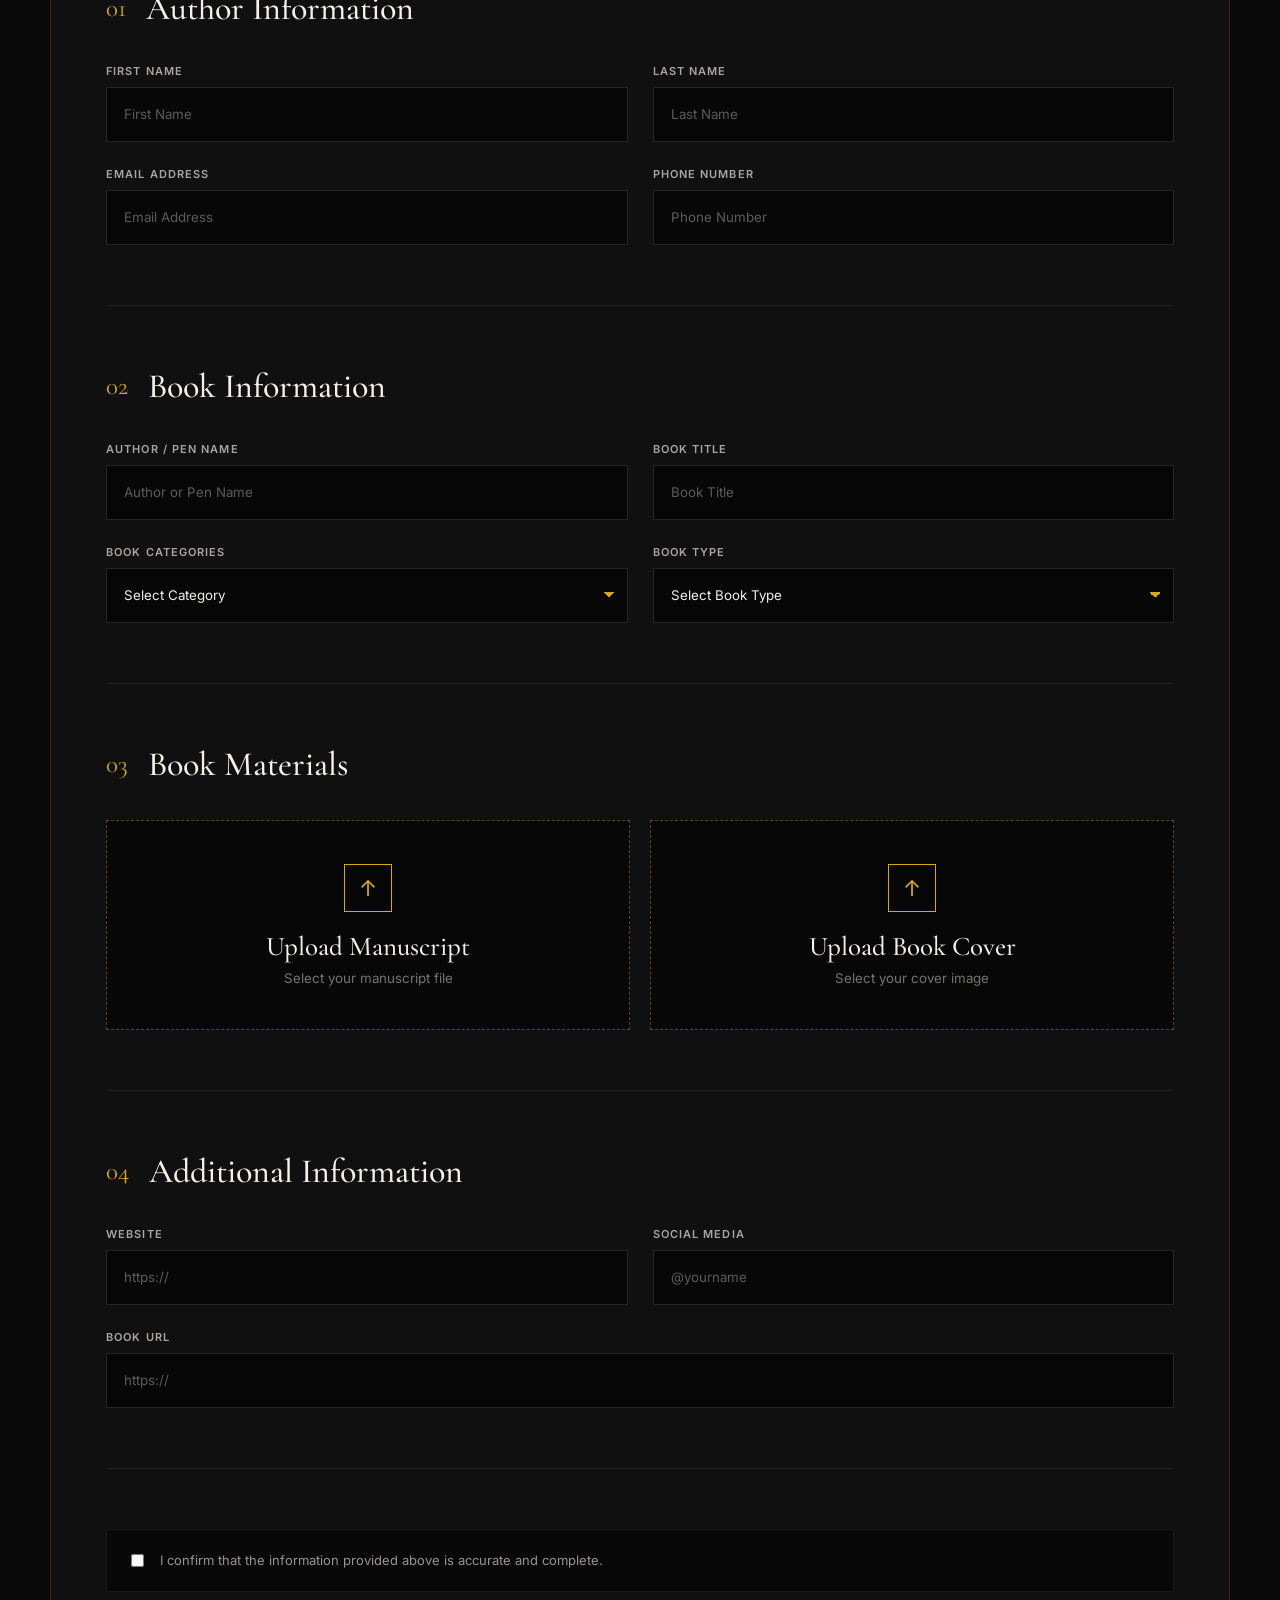
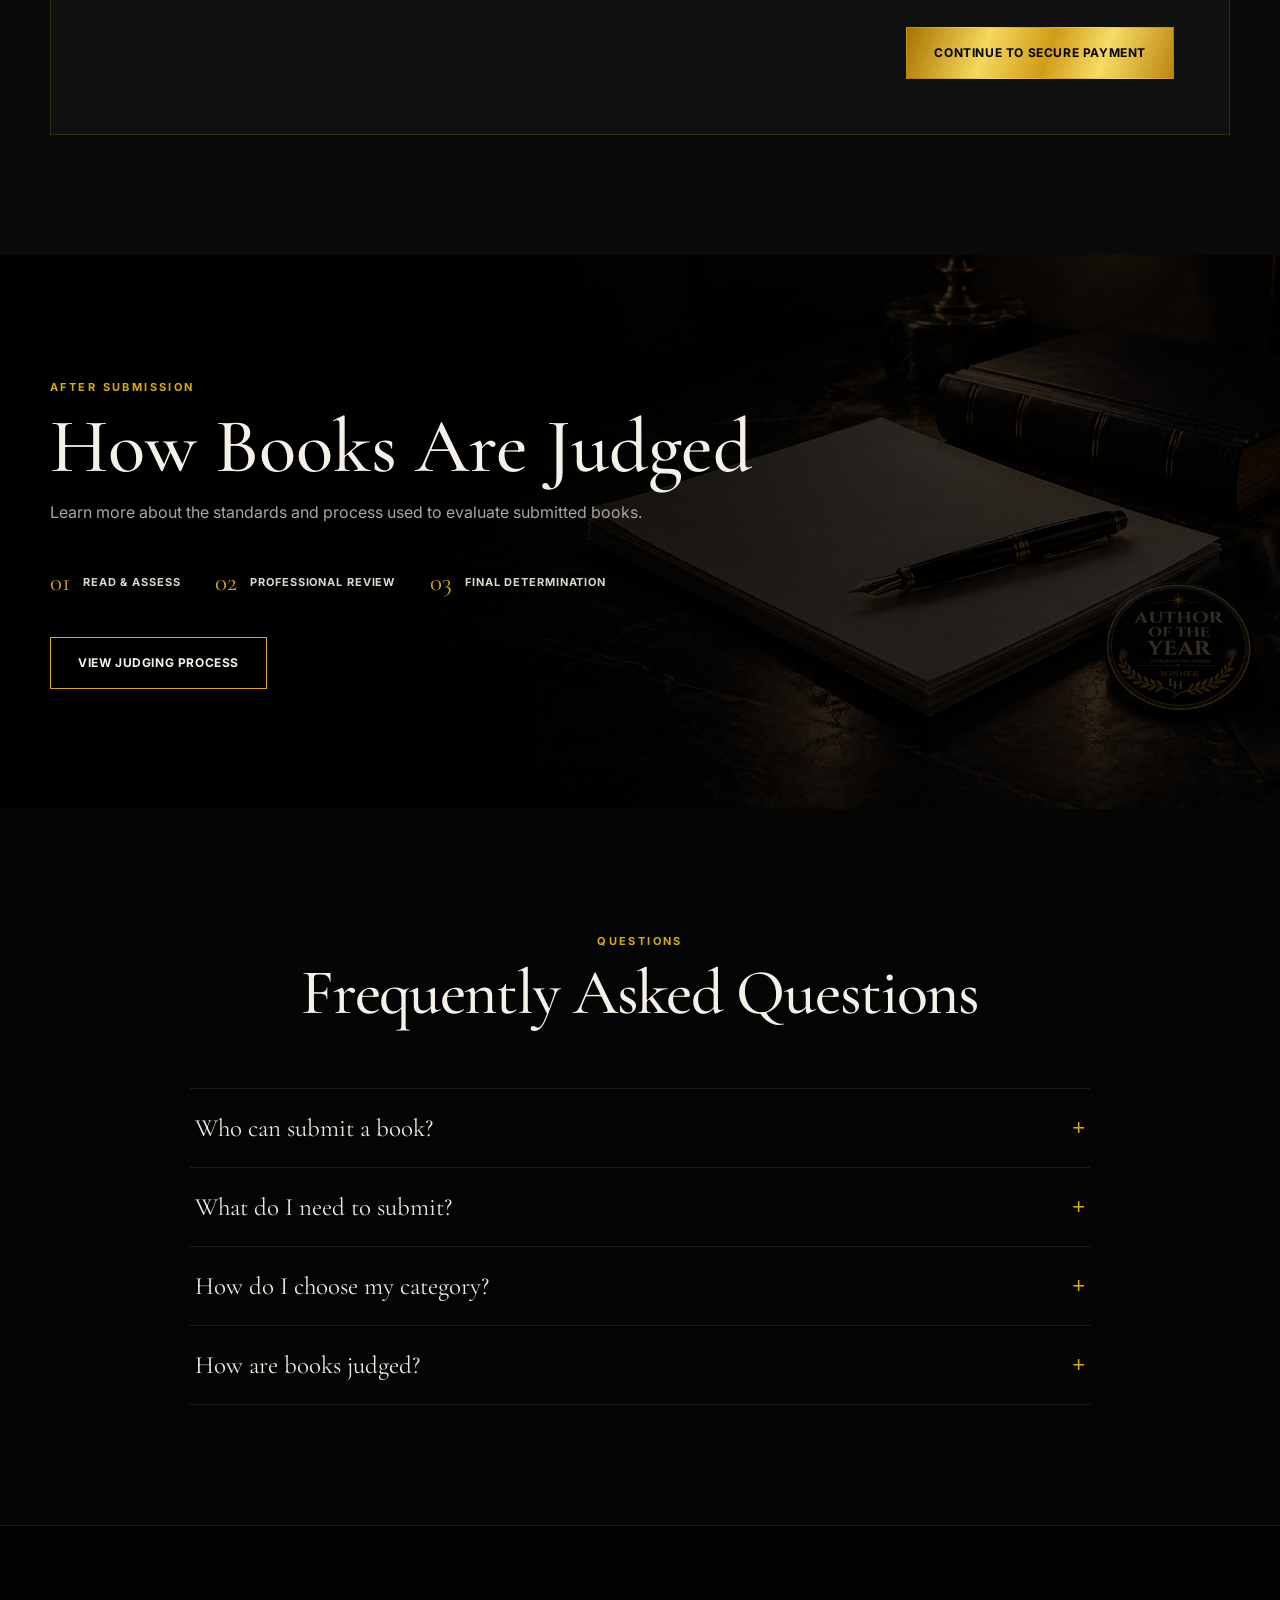
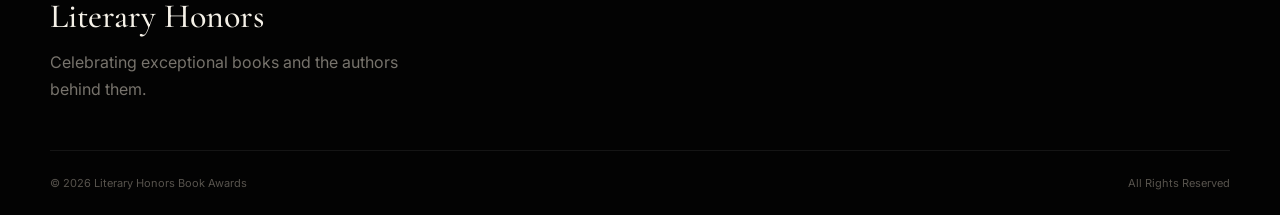
<file: pages/submit.html>
<!DOCTYPE html>
<html lang="en" data-base="../">
<head>
    <meta charset="UTF-8">
    <meta name="viewport" content="width=device-width, initial-scale=1.0">

    <link rel="icon" href="../assets/images/literary-LOGO.jpeg" type="image/jpeg">
    <title>Submit Your Book | Literary Honors Book Awards</title>

    <!-- Existing Website CSS -->
    <link rel="stylesheet" href="../assets/css/style.css?v=cat-index-1">

    <!-- Submit Page CSS -->
    <link rel="stylesheet" href="../assets/css/submit-book.css">
    <script src="../assets/js/site-paths.js"></script>
    <script src="../assets/js/categories-data.js" defer></script>
    <script src="../assets/js/submit-book.js" defer></script>

    <!-- Google Fonts -->
    <link rel="preconnect" href="https://fonts.googleapis.com">
    <link rel="preconnect" href="https://fonts.gstatic.com" crossorigin>

    <link href="https://fonts.googleapis.com/css2?family=Cormorant+Garamond:wght@400;500;600;700&family=DM+Sans:wght@400;500;600;700&family=Inter:wght@400;500;600;700&display=swap" rel="stylesheet">
</head>

<body class="submit-page">

<header class="site-header">
    <div class="site-container header-inner">
        <a class="site-brand" href="../index.html#home" aria-label="Literary Honors Awards home">
            <img src="../assets/images/literary-LOGO.jpeg" alt="Literary Honors Awards" width="120" height="120">
        </a>
        <nav class="main-navigation" aria-label="Main navigation">
            <a class="navigation-link" href="../index.html#home">Home</a>
            <a class="navigation-link" href="about.html">About</a>
            <a class="navigation-link" href="awards.html">Awards</a>
            <a class="navigation-link" href="categories.html">Categories</a>
            <a class="navigation-link" href="judging.html">Judging</a>
            <a class="navigation-link" href="literary-archive.html">Literary Archive</a>
            <a class="navigation-link" href="winners.html">Winners</a>
            <a class="header-cta" href="submit.html" aria-current="page">Submit Your Book<small class="coming-soon-note nav-coming-soon">Coming Soon</small></a>
            <button class="header-cta header-meeting" type="button">Meet the Founder</button>
        </nav>
    </div>
</header>


<!-- =====================================================
     HERO
===================================================== -->

<main>

<section class="submit-hero">

    <div class="submit-hero-overlay"></div>

    <div class="submit-hero-content">

        <div class="submit-hero-copy">

            <span class="gold-eyebrow">
                LITERARY HONORS BOOK AWARDS
            </span>

            <h1>
                Submit<br>
                <span>Your Book</span>
            </h1>

            <p>
                Your story deserves recognition. Share your work with
                Literary Honors Book Awards and take the next step
                toward celebrating your book.
            </p>

            <div class="hero-buttons">

                <a href="#submission-form" class="gold-btn">
                    BEGIN YOUR SUBMISSION
                </a>

                <a href="judging.html" class="outline-gold-btn">
                    HOW BOOKS ARE JUDGED
                </a>

            </div>

        </div>

    </div>

</section>


<!-- =====================================================
     INTRODUCTION
===================================================== -->

<section class="submit-intro section-padding">

    <div class="container">

        <div class="intro-grid">

            <div class="intro-heading">

                <span class="section-label">
                    THE FIRST STEP
                </span>

                <h2>
                    Your Book.<br>
                    Your Voice.<br>
                    Your Moment.
                </h2>

            </div>

            <div class="intro-content">

                <div class="gold-line"></div>

                <p>
                    Every book represents time, creativity and a story
                    worth sharing. The submission experience should be
                    clear, professional and worthy of the work authors
                    put into their books.
                </p>

                <p>
                    Complete the information below and provide the
                    materials required for your submission.
                </p>

            </div>

        </div>

    </div>

</section>


<!-- =====================================================
     HOW TO SUBMIT
===================================================== -->

<section class="how-submit-section section-padding">

    <div class="container">

        <div class="section-heading center-heading">

            <span class="section-label">
                THE PROCESS
            </span>

            <h2>
                How To Submit
            </h2>

            <p>
                Choose up to five meaningful categories, then complete your entry.
            </p>

        </div>


        <div class="process-grid">

            <article class="process-card">

                <span class="process-number">01</span>

                <div class="process-line"></div>

                <h3>
                    Prepare Your Book
                </h3>

                <p>
                    Have your completed book and the necessary
                    submission information ready.
                </p>

            </article>


            <article class="process-card">

                <span class="process-number">02</span>

                <div class="process-line"></div>

                <h3>
                    Choose Your Categories
                </h3>

                <p>
                    Select up to five categories when each one genuinely
                    represents your book and its central purpose.
                </p>

            </article>


            <article class="process-card">

                <span class="process-number">03</span>

                <div class="process-line"></div>

                <h3>
                    Submit Your Entry
                </h3>

                <p>
                    Complete the submission information and provide
                    the required materials.
                </p>

            </article>

        </div>

    </div>

</section>


<!-- =====================================================
     WHAT YOU'LL NEED
===================================================== -->

<section class="requirements-section section-padding">

    <div class="container">

        <div class="requirements-grid">

            <div class="requirements-intro">

                <span class="section-label">
                    BEFORE YOU BEGIN
                </span>

                <h2>
                    What You'll<br>
                    Need
                </h2>

                <p>
                    Have the following information and materials
                    prepared before beginning your submission.
                </p>

            </div>


            <div class="requirements-list">

                <div class="requirement-item">

                    <span class="requirement-number">
                        01
                    </span>

                    <div>
                        <h3>Manuscript</h3>

                        <p>
                            Your completed manuscript ready for
                            submission.
                        </p>
                    </div>

                </div>


                <div class="requirement-item">

                    <span class="requirement-number">
                        02
                    </span>

                    <div>
                        <h3>Book Cover</h3>

                        <p>
                            A high-quality digital version of
                            your book cover.
                        </p>
                    </div>

                </div>


                <div class="requirement-item">

                    <span class="requirement-number">
                        03
                    </span>

                    <div>
                        <h3>Book Details</h3>

                        <p>
                            Your title, author information and
                            selected category.
                        </p>
                    </div>

                </div>


                <div class="requirement-item">

                    <span class="requirement-number">
                        04
                    </span>

                    <div>
                        <h3>Author Information</h3>

                        <p>
                            Basic information required to process
                            your submission.
                        </p>
                    </div>

                </div>

            </div>

        </div>

    </div>

</section>


<!-- =====================================================
     SUBMISSION FORM
===================================================== -->

<section class="submission-section section-padding" id="submission-form">

    <div class="container">

        <div class="form-header">

            <span class="section-label">
                OFFICIAL ENTRY
            </span>

            <h2>
                Submit Your Book
            </h2>

            <p>
                Complete the information below to begin your submission. You may select up to five categories.
            </p>

        </div>


        <form class="book-submission-form" method="post" action="../api/create-checkout-session.php" enctype="multipart/form-data">
            <input type="hidden" name="csrf_token" value="">


            <!-- AUTHOR INFORMATION -->

            <div class="form-group">

                <div class="form-group-title">

                    <span>01</span>

                    <h3>
                        Author Information
                    </h3>

                </div>


                <div class="form-grid">

                    <div class="field">

                        <label for="first-name">
                            First Name
                        </label>

                        <input
                            type="text"
                            id="first-name"
                            name="first_name"
                            placeholder="First Name"
                        >

                    </div>


                    <div class="field">

                        <label for="last-name">
                            Last Name
                        </label>

                        <input
                            type="text"
                            id="last-name"
                            name="last_name"
                            placeholder="Last Name"
                        >

                    </div>


                    <div class="field">

                        <label for="email">
                            Email Address
                        </label>

                        <input
                            type="email"
                            id="email"
                            name="email"
                            placeholder="Email Address"
                        >

                    </div>


                    <div class="field">

                        <label for="phone">
                            Phone Number
                        </label>

                        <input
                            type="tel"
                            id="phone"
                            name="phone"
                            placeholder="Phone Number"
                        >

                    </div>

                </div>

            </div>


            <!-- BOOK INFORMATION -->

            <div class="form-group">

                <div class="form-group-title">

                    <span>02</span>

                    <h3>
                        Book Information
                    </h3>

                </div>


                <div class="form-grid">

                    <div class="field">

                        <label for="author-name">
                            Author / Pen Name
                        </label>

                        <input
                            type="text"
                            id="author-name"
                            name="author_name"
                            placeholder="Author or Pen Name"
                        >

                    </div>


                    <div class="field">

                        <label for="book-title">
                            Book Title
                        </label>

                        <input
                            type="text"
                            id="book-title"
                            name="book_title"
                            placeholder="Book Title"
                        >

                    </div>


                    <div class="field">

                        <label for="category">
                            Book Categories
                        </label>

                        <select id="category" name="category[]" multiple data-max-categories="5">

                            <option value="">
                                Select up to 5 categories
                            </option>

                            <option value="fiction">
                                Fiction
                            </option>

                            <option value="non-fiction">
                                Non-Fiction
                            </option>

                            <option value="memoir">
                                Memoir
                            </option>

                            <option value="poetry">
                                Poetry
                            </option>

                            <option value="business">
                                Business
                            </option>

                            <option value="other">
                                Other
                            </option>

                        </select>

                    </div>


                    <div class="field">

                        <label for="book-type">
                            Book Type
                        </label>

                        <select id="book-type" name="book_type">

                            <option value="">
                                Select Book Type
                            </option>

                            <option value="fiction">
                                Fiction
                            </option>

                            <option value="non-fiction">
                                Non-Fiction
                            </option>

                        </select>

                    </div>

                </div>

            </div>


            <!-- MATERIALS -->

            <div class="form-group">

                <div class="form-group-title">

                    <span>03</span>

                    <h3>
                        Book Materials
                    </h3>

                </div>


                <div class="upload-grid">


                    <label class="upload-box">

                        <input
                            type="file"
                            name="manuscript"
                            accept=".pdf,.doc,.docx"
                        >

                        <span class="upload-icon">
                            ↑
                        </span>

                        <strong>
                            Upload Manuscript
                        </strong>

                        <small>
                            Select your manuscript file
                        </small>

                    </label>


                    <label class="upload-box">

                        <input
                            type="file"
                            name="book_cover"
                            accept="image/*,.pdf"
                        >

                        <span class="upload-icon">
                            ↑
                        </span>

                        <strong>
                            Upload Book Cover
                        </strong>

                        <small>
                            Select your cover image
                        </small>

                    </label>

                </div>

            </div>


            <!-- ADDITIONAL INFORMATION -->

            <div class="form-group">

                <div class="form-group-title">

                    <span>04</span>

                    <h3>
                        Additional Information
                    </h3>

                </div>


                <div class="form-grid">

                    <div class="field">

                        <label for="website">
                            Website
                        </label>

                        <input
                            type="url"
                            id="website"
                            name="website"
                            placeholder="https://"
                        >

                    </div>


                    <div class="field">

                        <label for="social">
                            Social Media
                        </label>

                        <input
                            type="text"
                            id="social"
                            name="social"
                            placeholder="@yourname"
                        >

                    </div>


                    <div class="field full-field">

                        <label for="book-url">
                            Book URL
                        </label>

                        <input
                            type="url"
                            id="book-url"
                            name="book_url"
                            placeholder="https://"
                        >

                    </div>

                </div>

            </div>


            <!-- AGREEMENT -->

            <div class="agreement-box">

                <label class="checkbox-label">

                    <input
                        type="checkbox"
                            name="agreement"
                            value="1"
                    >

                    <span>
                        I confirm that the information provided above
                        is accurate and complete.
                    </span>

                </label>

            </div>


            <!-- SUBMIT -->

            <div class="form-submit">

                <button
                    type="submit"
                    class="gold-btn large-submit-btn"
                >
                    CONTINUE TO SECURE PAYMENT
                </button>

            </div>


        </form>

    </div>

</section>


<!-- =====================================================
     JUDGING CONNECTION
===================================================== -->

<section class="judging-preview section-padding">

    <div class="judging-preview-bg"></div>

    <div class="container">

        <div class="judging-preview-content">

            <span class="section-label">
                AFTER SUBMISSION
            </span>

            <h2>
                How Books Are Judged
            </h2>

            <p>
                Learn more about the standards and process used
                to evaluate submitted books.
            </p>


            <div class="mini-process">

                <div>
                    <span>01</span>
                    <strong>READ &amp; ASSESS</strong>
                </div>

                <div>
                    <span>02</span>
                    <strong>PROFESSIONAL REVIEW</strong>
                </div>

                <div>
                    <span>03</span>
                    <strong>FINAL DETERMINATION</strong>
                </div>

            </div>


            <a
                href="judging.html"
                class="outline-gold-btn"
            >
                VIEW JUDGING PROCESS
            </a>

        </div>

    </div>

</section>


<!-- =====================================================
     FAQ
===================================================== -->

<section class="faq-section section-padding">

    <div class="container">

        <div class="section-heading center-heading">

            <span class="section-label">
                QUESTIONS
            </span>

            <h2>
                Frequently Asked Questions
            </h2>

        </div>


        <div class="faq-list">


            <details class="faq-item">

                <summary>
                    Who can submit a book?
                    <span>+</span>
                </summary>

                <p>
                    Submission eligibility and requirements can be
                    provided here according to the official Literary
                    Honors Book Awards guidelines.
                </p>

            </details>


            <details class="faq-item">

                <summary>
                    What do I need to submit?
                    <span>+</span>
                </summary>

                <p>
                    Authors should have their book information,
                    manuscript and book cover prepared before
                    beginning the submission.
                </p>

            </details>


            <details class="faq-item">

                <summary>
                    How do I choose my category?
                    <span>+</span>
                </summary>

                <p>
                    Choose the category that most accurately represents
                    the primary subject, purpose or genre of your book.
                </p>

            </details>


            <details class="faq-item">

                <summary>
                    How are books judged?
                    <span>+</span>
                </summary>

                <p>
                    Visit the Judging page to learn more about the
                    evaluation process and standards.
                </p>

            </details>


        </div>

    </div>

</section>


<!-- =====================================================
     FINAL CTA
===================================================== -->



</main>


<!-- =====================================================
     FOOTER
===================================================== -->

<footer class="submit-footer">

    <div class="container">

        <div class="footer-grid">

            <div class="footer-brand">

                <h3>
                    Literary Honors
                </h3>

                <p>
                    Celebrating exceptional books and the authors
                    behind them.
                </p>
            </div>


        </div>


        <div class="footer-bottom">

            <span>
                © 2026 Literary Honors Book Awards
            </span>

            <span>
                All Rights Reserved
            </span>

        </div>

    </div>

</footer>


    <script src="../assets/js/nav.js" defer></script>
</body>
</html>
</file>
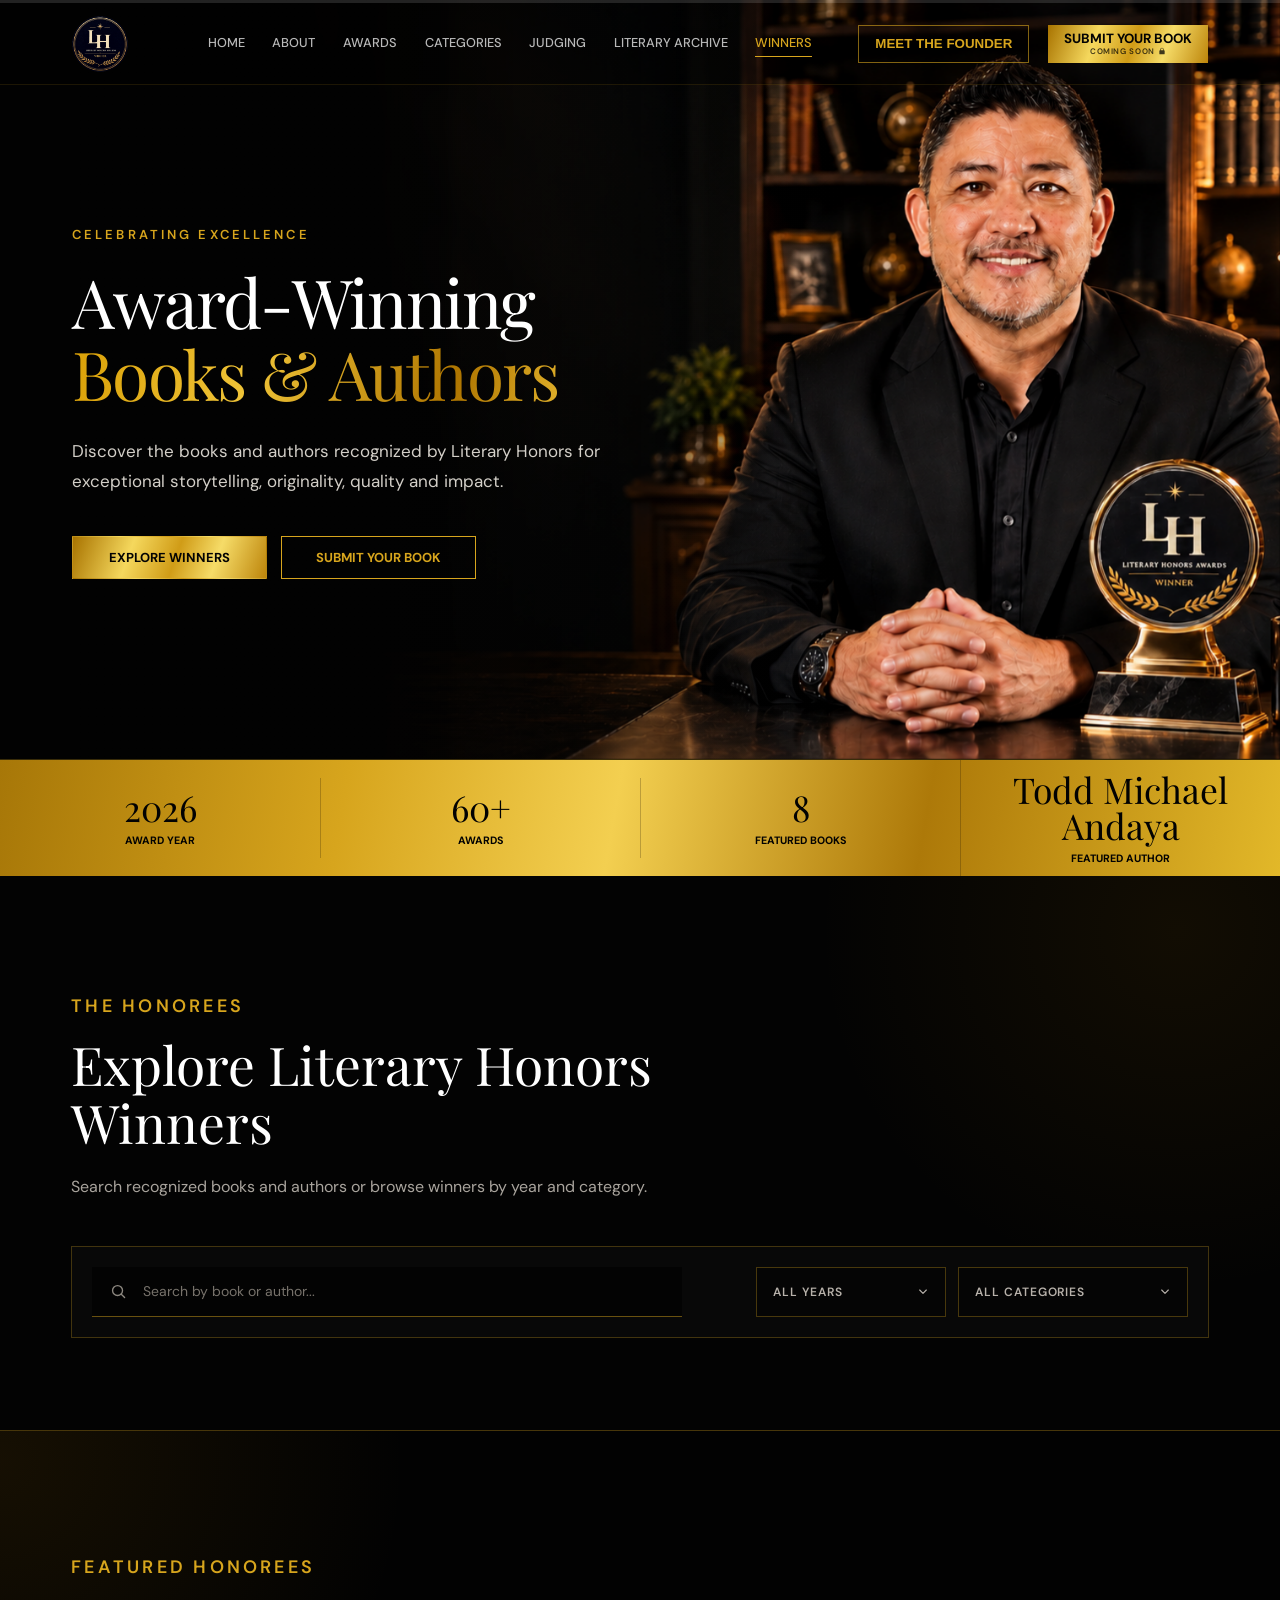
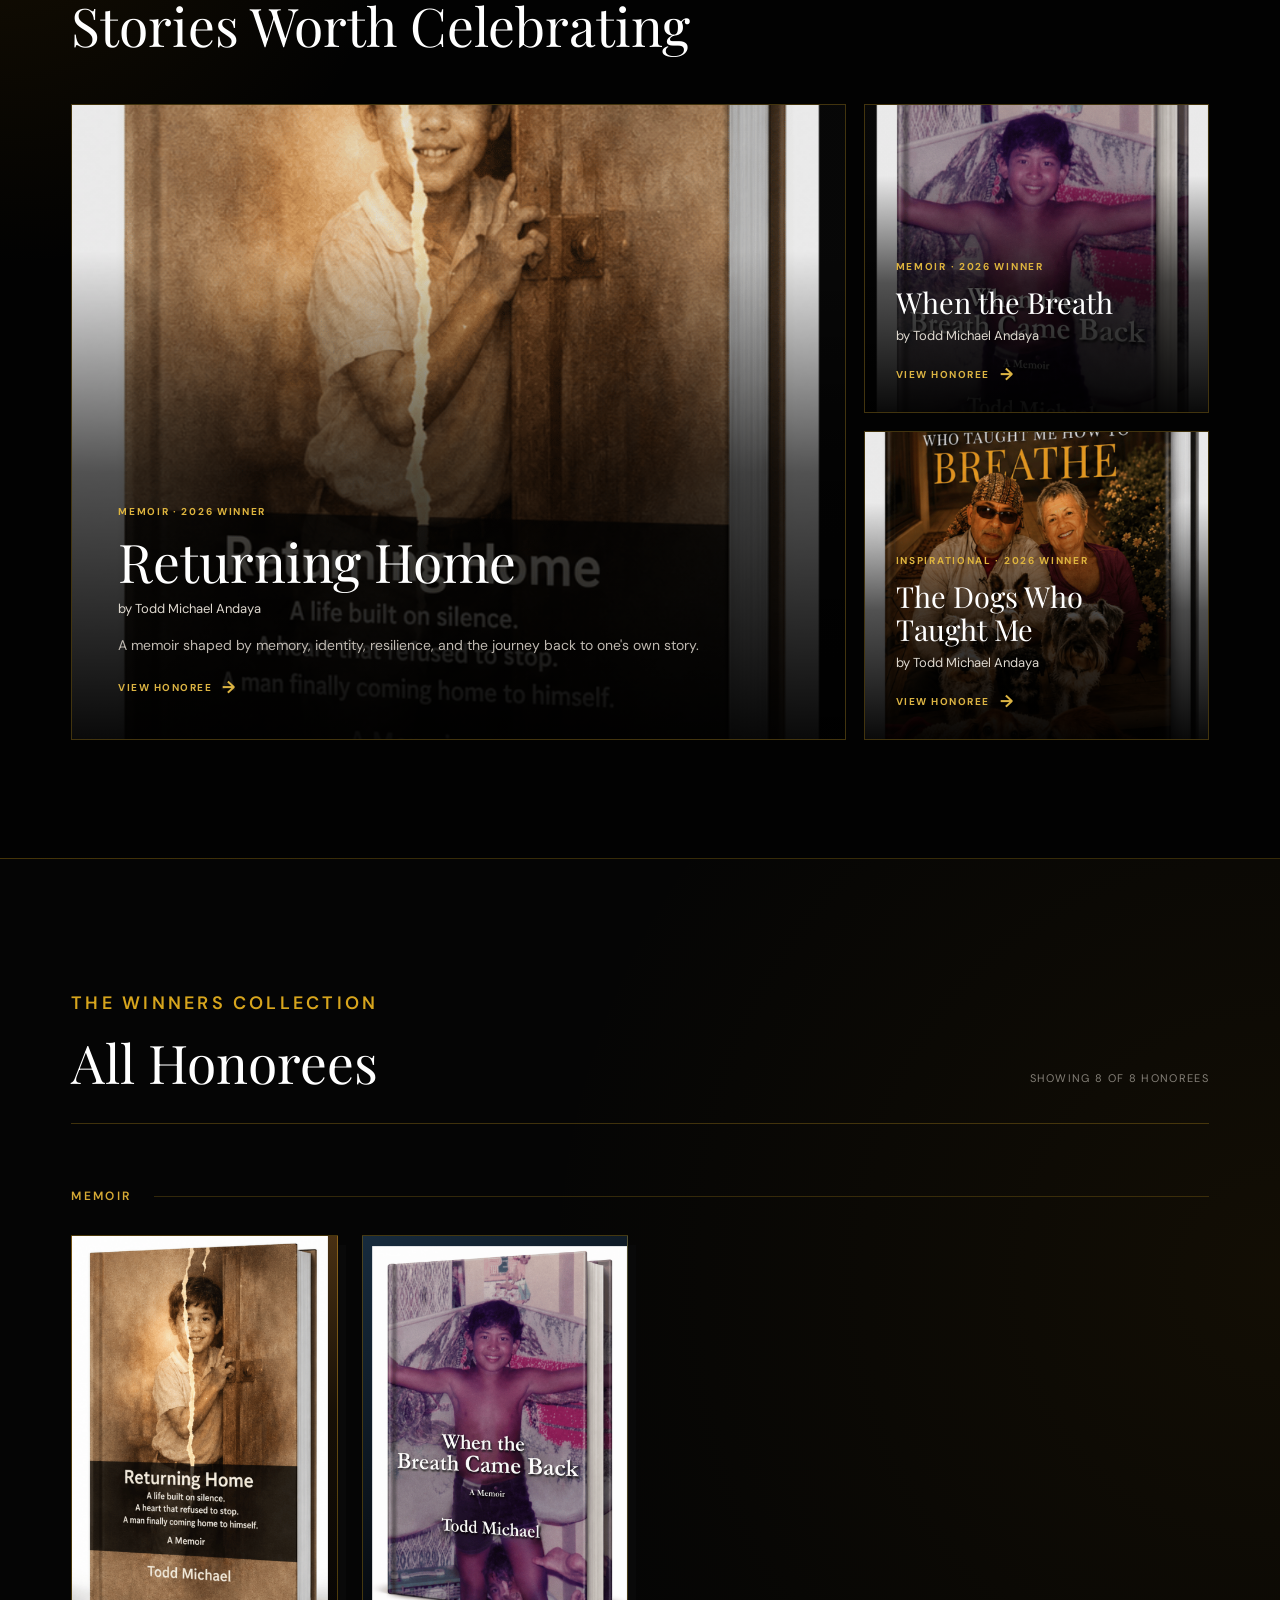
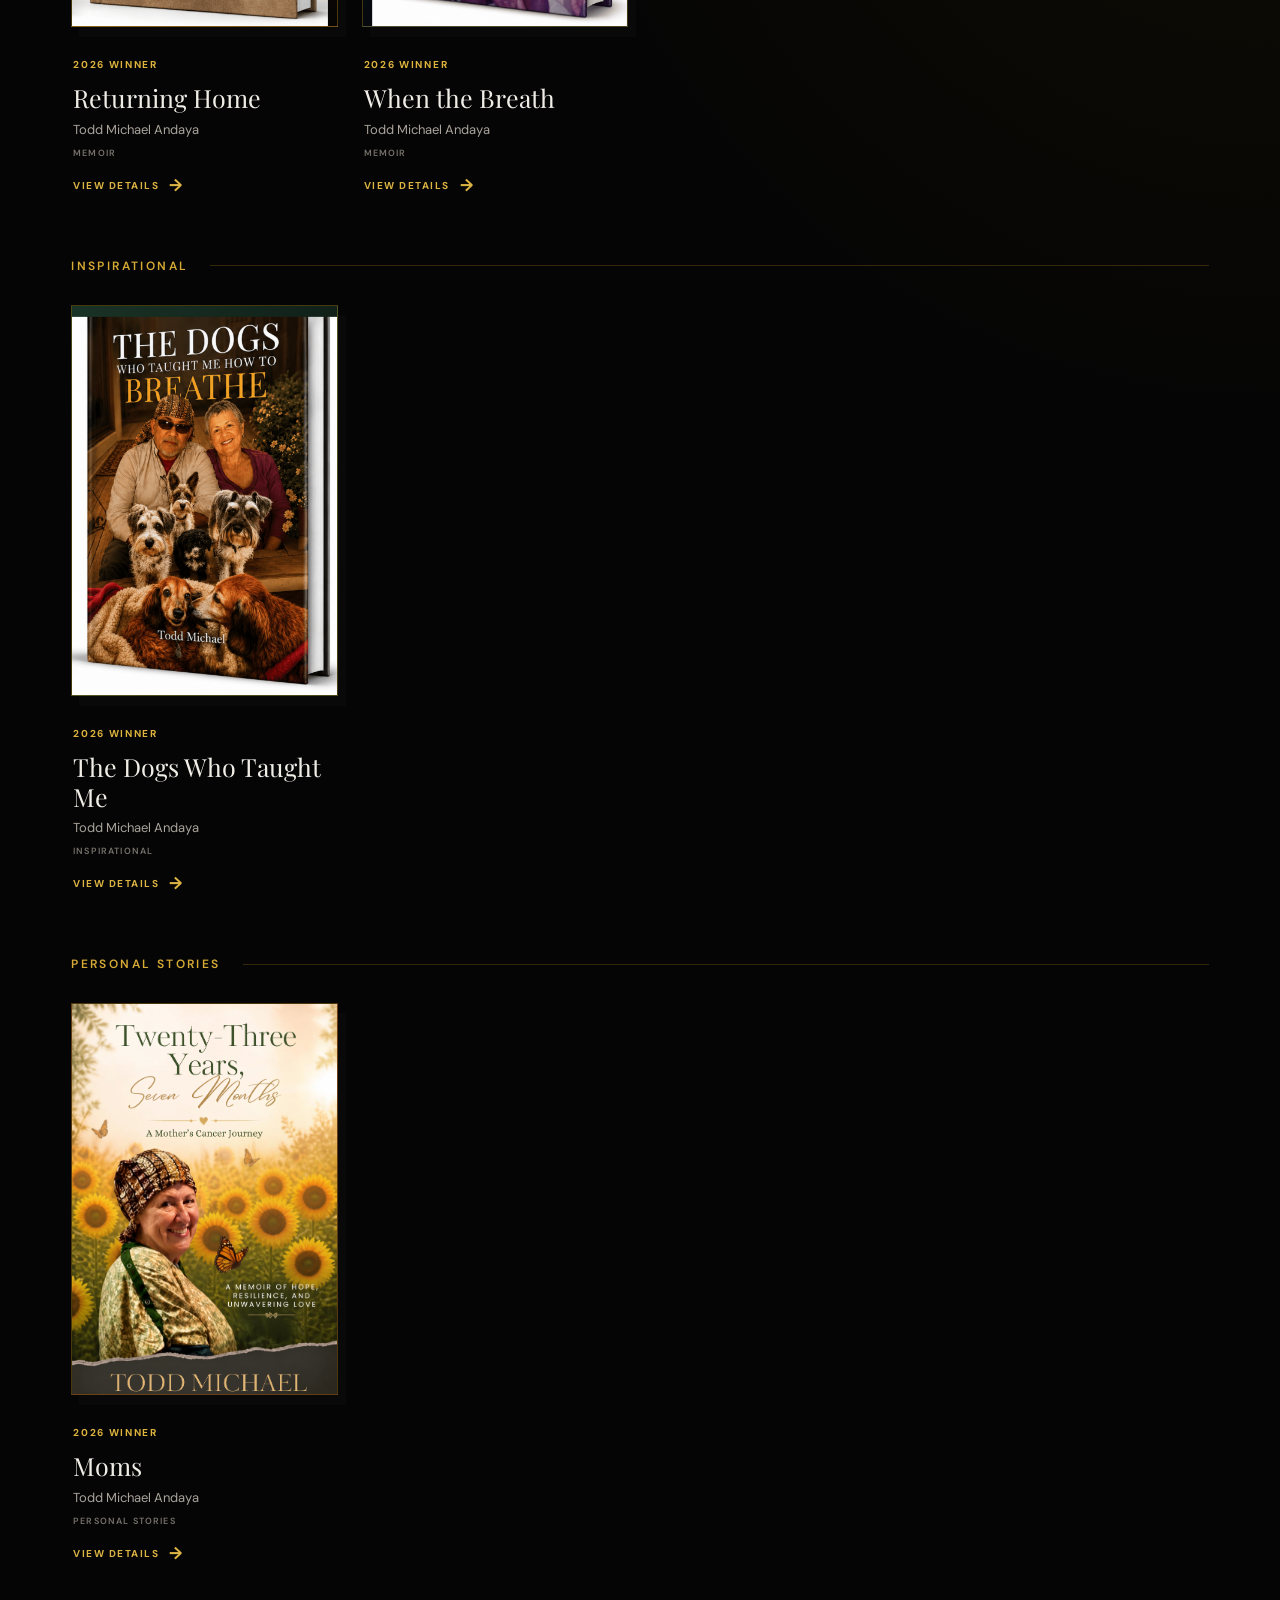
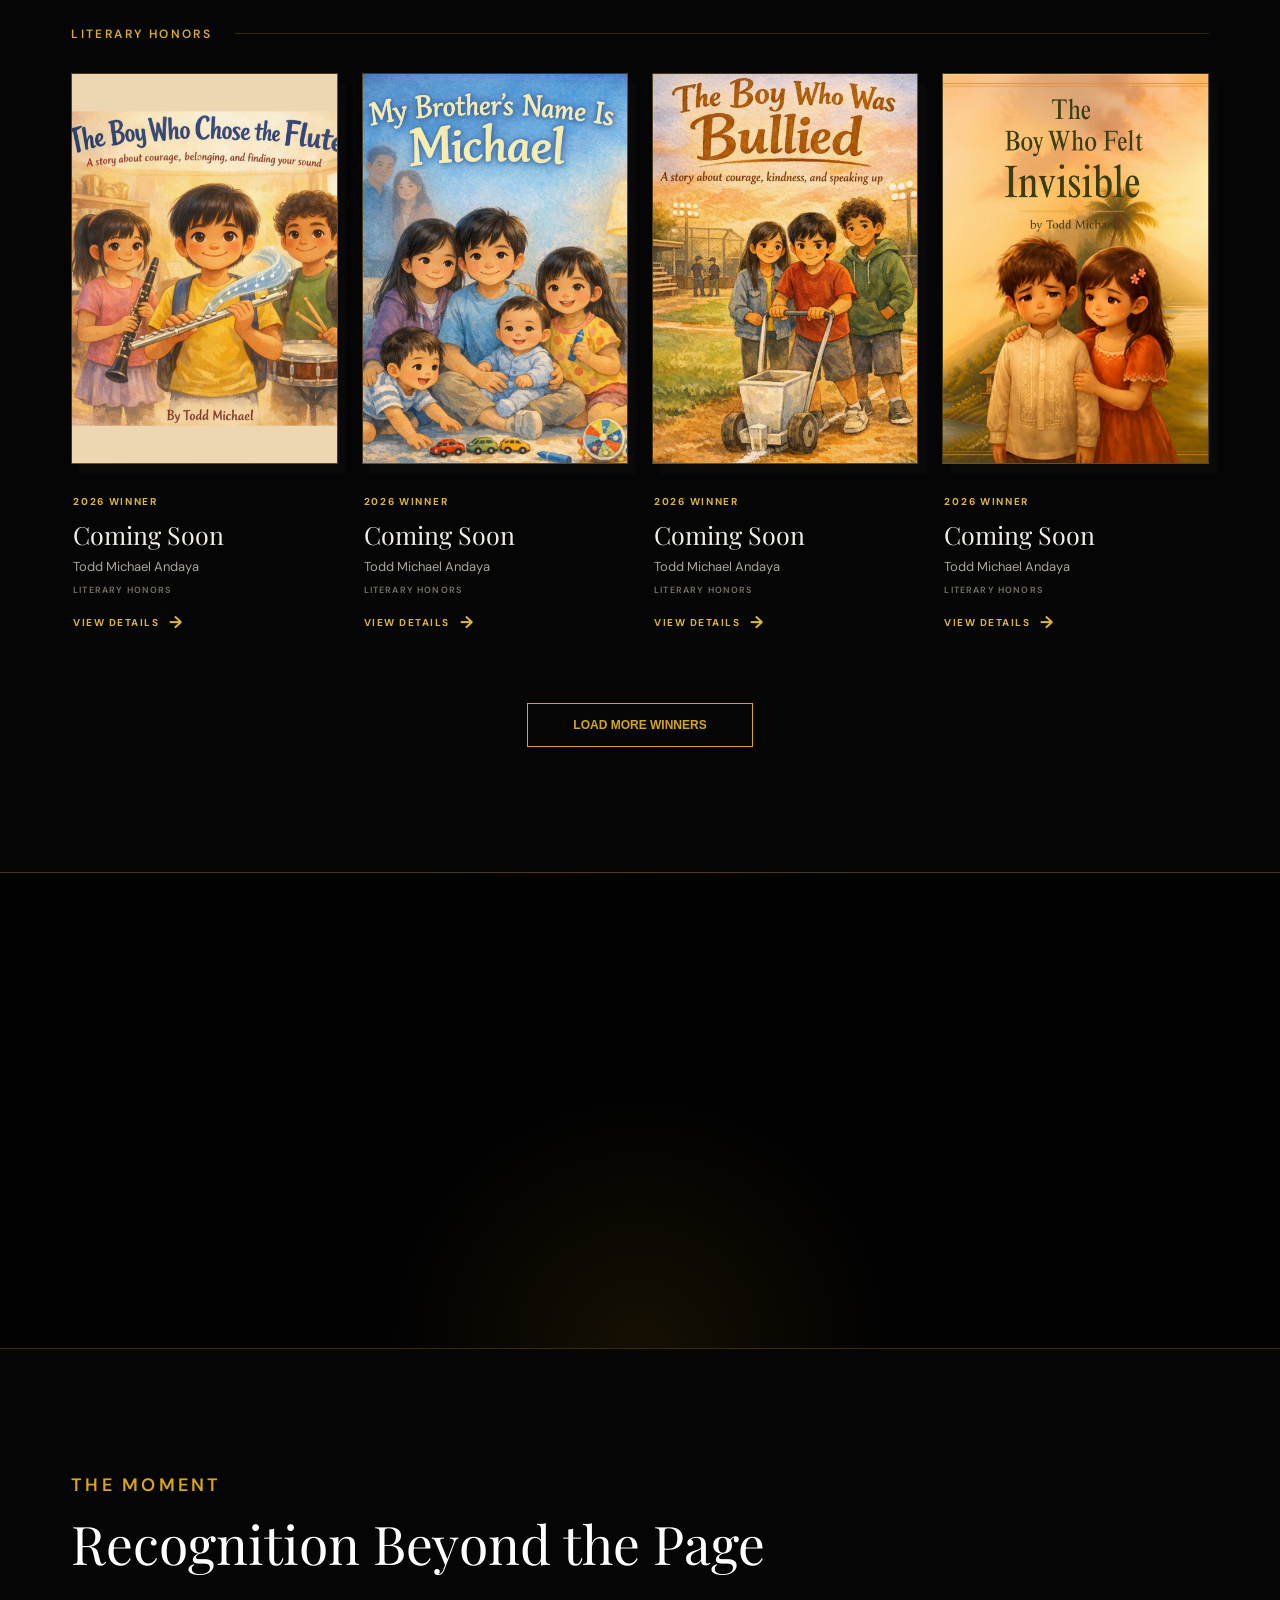
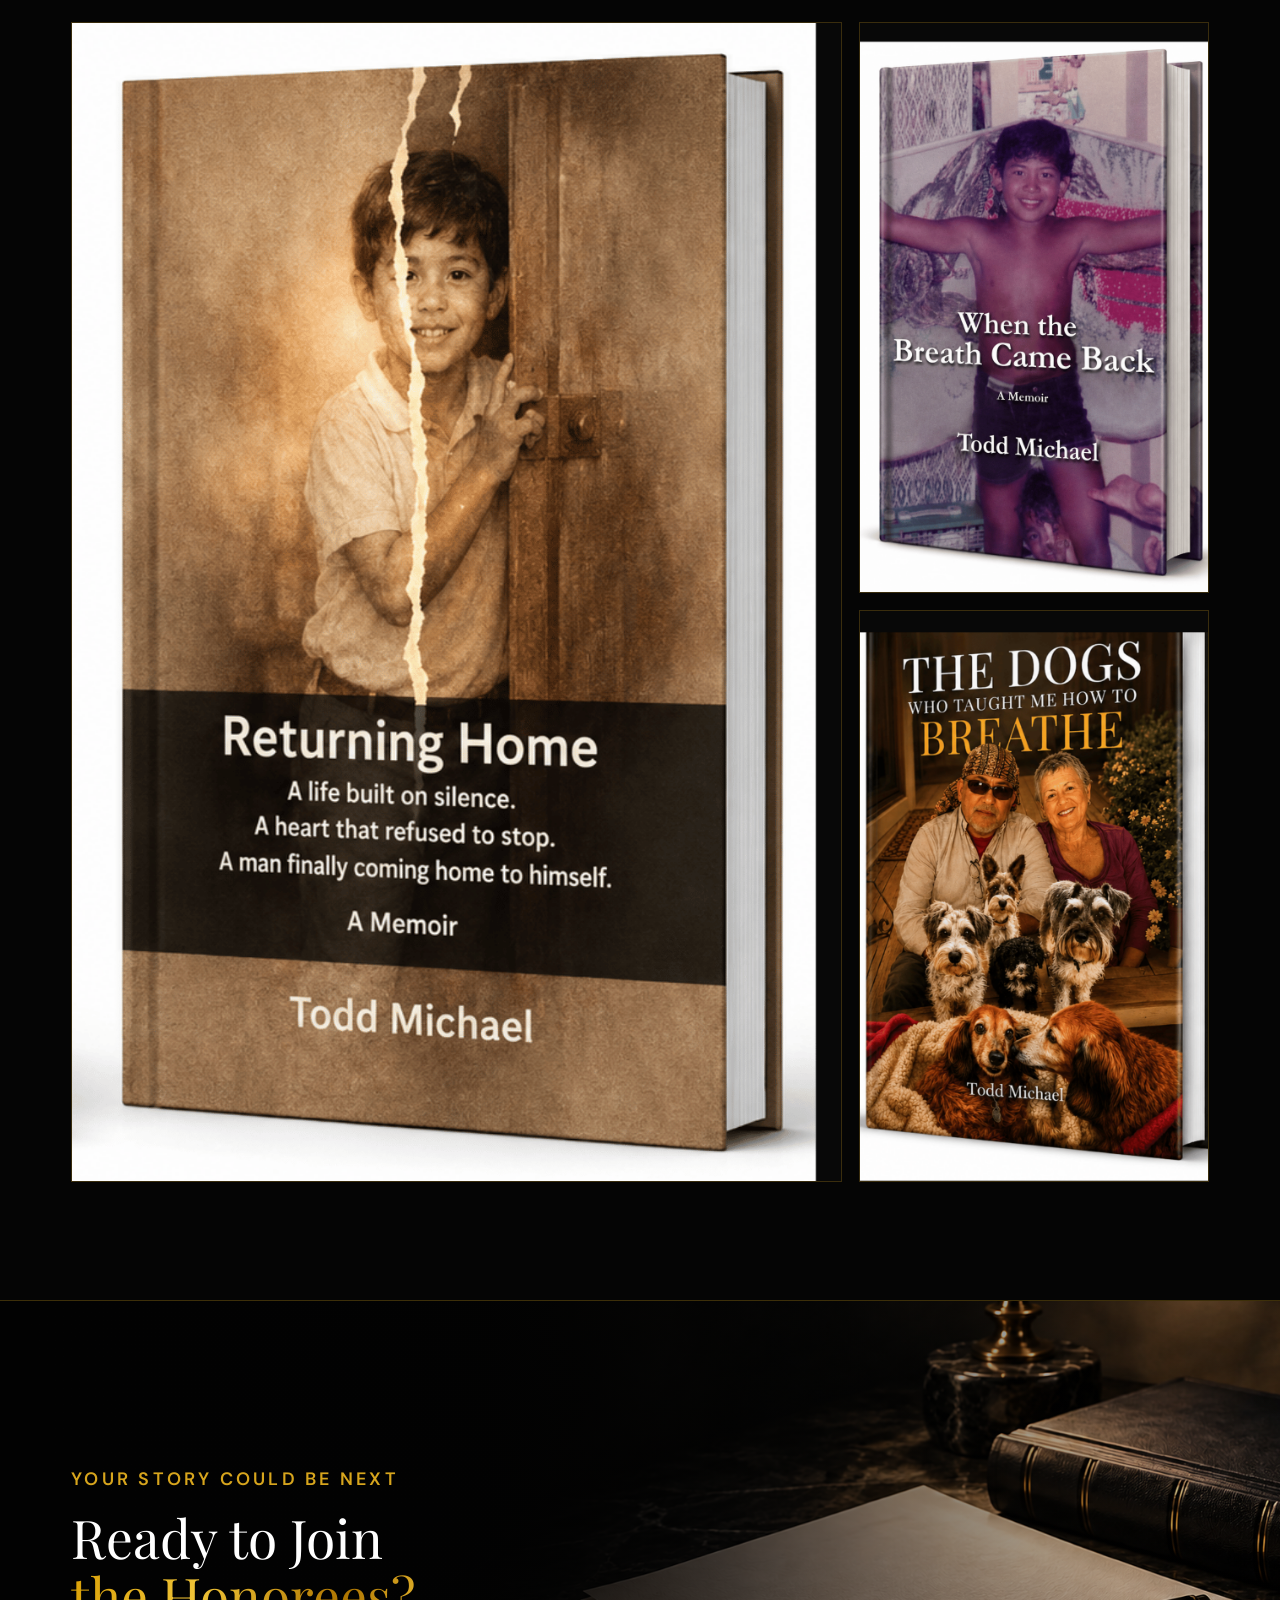
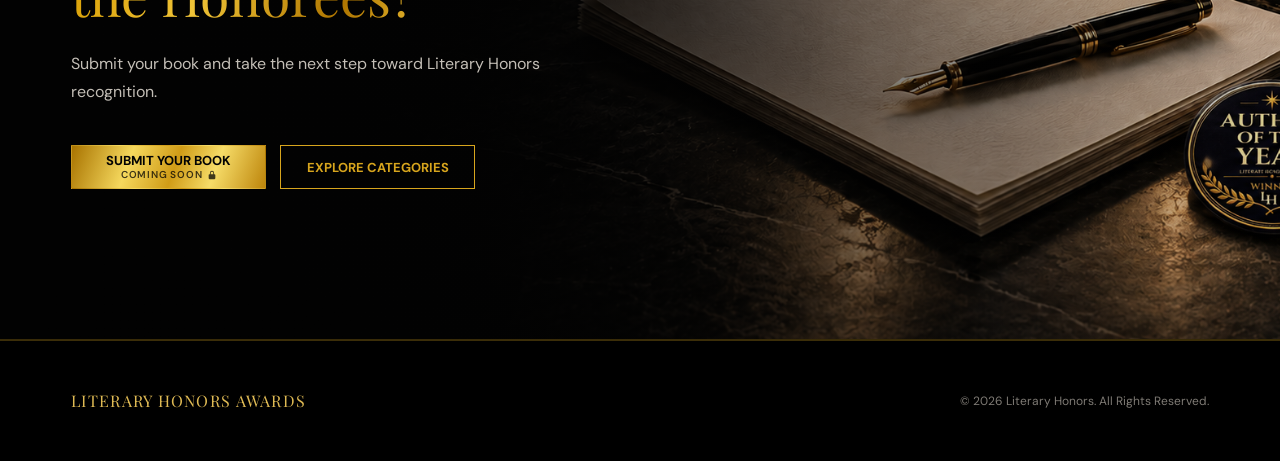
<file: pages/winners.html>
<!doctype html>
<html lang="en" data-base="../">
<head>
    <!-------  Muhammad Adnan    ------>

    <meta charset="UTF-8">
    <meta name="viewport" content="width=device-width, initial-scale=1.0">
    <link rel="icon" href="../assets/images/literary-LOGO.jpeg" type="image/jpeg">
    <title>Winners | Literary Honors</title>
    <meta name="description" content="Discover the books and authors recognized by Literary Honors for exceptional storytelling, originality, quality, and impact.">
    <link rel="preconnect" href="https://fonts.googleapis.com">
    <link rel="preconnect" href="https://fonts.gstatic.com" crossorigin>
    <link href="https://fonts.googleapis.com/css2?family=DM+Sans:wght@400;500;600;700&family=Playfair+Display:wght@400;500&display=swap" rel="stylesheet">
    <link rel="stylesheet" href="../assets/css/style.css?v=cat-index-1">
    <link rel="stylesheet" href="../assets/css/winners.css">
</head>
<body class="winners-page">
    <svg class="svg-definitions" aria-hidden="true">
        <symbol id="icon-search" viewBox="0 0 24 24">
            <circle cx="10.8" cy="10.8" r="6.3"></circle>
            <path d="m15.5 15.5 4.2 4.2"></path>
        </symbol>
        <symbol id="icon-chevron" viewBox="0 0 24 24">
            <path d="m7 9 5 5 5-5"></path>
        </symbol>
        <symbol id="icon-medal" viewBox="0 0 24 24">
            <circle cx="12" cy="9" r="5"></circle>
            <circle cx="12" cy="9" r="2.5"></circle>
            <path d="m8.5 13-2 8 5.5-3 5.5 3-2-8"></path>
        </symbol>
    </svg>

    <header class="site-header">
        <div class="site-container header-inner">
            <a class="site-brand" href="../index.html#home" aria-label="Literary Honors Awards home">
                <img src="../assets/images/literary-LOGO.jpeg" alt="Literary Honors Awards" width="120" height="120">
            </a>
            <nav class="main-navigation" aria-label="Main navigation">
                <a class="navigation-link" href="../index.html#home">Home</a>
                <a class="navigation-link" href="about.html">About</a>
                <a class="navigation-link" href="awards.html">Awards</a>
                <a class="navigation-link" href="categories.html">Categories</a>
                <a class="navigation-link" href="judging.html">Judging</a>
                <a class="navigation-link" href="literary-archive.html">Literary Archive</a>
                <a class="navigation-link active" href="winners.html" aria-current="page">Winners</a>
                <a class="header-cta" href="#winners-submit">Submit Your Book<small class="coming-soon-note nav-coming-soon">Coming Soon</small></a>
                <button class="header-cta header-meeting" type="button">Meet the Founder</button>
            </nav>
        </div>
    </header>

    <main>
        <section class="winners-hero" aria-labelledby="winners-title">
            <img class="winners-hero-image" src="../assets/images/winner-hero.png" alt="An honored author holding a book at a warmly lit literary awards ceremony" width="1774" height="887">
            <div class="site-container winners-hero-inner">
                <div class="winners-hero-copy">
                    <p class="winners-hero-eyebrow">Celebrating Excellence</p>
                    <h1 id="winners-title">Award-Winning<br><span class="gold-text">Books &amp; Authors</span></h1>
                    <p class="winners-hero-description">Discover the books and authors recognized by Literary Honors for exceptional storytelling, originality, quality and impact.</p>
                    <div class="winners-hero-actions">
                        <a class="button button-primary" href="#winners-list">Explore Winners</a>
                        <a class="button button-secondary" href="#winners-submit">Submit Your Book</a>
                    </div>
                </div>
            </div>
        </section>

        <section class="stats-section winners-stats" aria-label="Literary Honors recognition statistics">
            <div class="stats-grid" id="winners-stats"></div>
        </section>

        <section class="winner-explorer-section" aria-labelledby="winner-explorer-title">
            <div class="content-container">
                <header class="winner-explorer-heading" data-reveal="up">
                    <p class="section-eyebrow">The Honorees</p>
                    <h2 id="winner-explorer-title">Explore Literary Honors Winners</h2>
                    <p>Search recognized books and authors or browse winners by year and category.</p>
                </header>

                <form class="winner-tools" id="winner-filters" role="search" data-reveal="up">
                    <label class="winner-search" for="winner-search">
                        <span class="sr-only">Search winners by book, author, or category</span>
                        <svg aria-hidden="true"><use href="#icon-search"></use></svg>
                        <input id="winner-search" type="search" placeholder="Search by book or author..." autocomplete="off">
                    </label>
                    <div class="winner-selects">
                        <label class="winner-select" for="winner-year">
                            <span class="sr-only">Filter winners by year</span>
                            <select id="winner-year" name="award-year" aria-label="Filter winners by year"></select>
                            <svg aria-hidden="true"><use href="#icon-chevron"></use></svg>
                        </label>
                        <label class="winner-select" for="winner-category">
                            <span class="sr-only">Filter winners by category</span>
                            <select id="winner-category" name="category" aria-label="Filter winners by category"></select>
                            <svg aria-hidden="true"><use href="#icon-chevron"></use></svg>
                        </label>
                    </div>
                </form>
            </div>
        </section>

        <section class="featured-winners-section section-divider" aria-labelledby="featured-winners-title">
            <div class="content-container">
                <header class="winners-section-heading" data-reveal="up">
                    <p class="section-eyebrow">Featured Honorees</p>
                    <h2 id="featured-winners-title">Stories Worth Celebrating</h2>
                </header>
                <div class="featured-winners-grid" id="featured-winners"></div>
            </div>
        </section>

        <section class="all-winners-section" id="winners-list" aria-labelledby="all-winners-title">
            <div class="content-container">
                <div class="all-winners-heading" data-reveal="up">
                    <div>
                        <p class="section-eyebrow">The Winners Collection</p>
                        <h2 id="all-winners-title">All Honorees</h2>
                    </div>
                    <p class="winner-results-count" id="winner-results-count" aria-live="polite"></p>
                </div>

                <div class="winner-groups" id="winner-groups"></div>

                <div class="winner-empty-state" id="winner-empty-state" hidden>
                    <span aria-hidden="true">✦</span>
                    <h3>No honorees found</h3>
                    <p>Try a different title, author, year, or category.</p>
                    <button class="button button-secondary" id="reset-winner-filters" type="button">Reset Filters</button>
                </div>

                <div class="load-more-wrap">
                    <button class="button button-secondary load-more-winners" id="load-more-winners" type="button">Load More Winners</button>
                </div>
                <p class="sr-only" id="winner-action-status" aria-live="polite"></p>
            </div>
        </section>

        <section class="winner-archive-section section-divider" aria-labelledby="winner-archive-title">
            <div class="content-container">
                <header class="winners-section-heading centered-heading" data-reveal="up">
                    <p class="section-eyebrow">The Archive</p>
                    <h2 id="winner-archive-title">Explore Previous Winners</h2>
                </header>
                <div class="winner-years" id="winner-years" aria-label="Filter winners by award year" data-reveal="up"></div>
            </div>
        </section>

        <section class="recognition-gallery-section" aria-labelledby="recognition-gallery-title">
            <div class="content-container">
                <header class="winners-section-heading" data-reveal="up">
                    <p class="section-eyebrow">The Moment</p>
                    <h2 id="recognition-gallery-title">Recognition Beyond the Page</h2>
                </header>
                <div class="recognition-gallery" id="recognition-gallery"></div>
            </div>
        </section>

        <section class="winners-submit-section" id="winners-submit" aria-labelledby="winners-submit-title">
            <img src="../assets/images/awards-submit-cta.png" alt="" width="1536" height="1024" loading="lazy" aria-hidden="true">
            <div class="content-container winners-submit-inner">
                <div class="winners-submit-copy" data-reveal="left">
                    <p class="section-eyebrow">Your Story Could Be Next</p>
                    <h2 id="winners-submit-title">Ready to Join<br><span class="gold-text">the Honorees?</span></h2>
                    <p>Submit your book and take the next step toward Literary Honors recognition.</p>
                    <div class="winners-submit-actions">
                        <span class="coming-soon-wrap">
                        <a class="button button-primary" href="submit.html">Submit Your Book
<small class="coming-soon-note">Coming Soon</small></a>
                        </span>
                        <a class="button button-secondary" href="categories.html">Explore Categories</a>
                    </div>
                </div>
            </div>
        </section>
    </main>

    <footer class="site-footer">
        <div class="content-container footer-inner">
            <p>Literary Honors Awards</p>
            <span>© 2026 Literary Honors. All Rights Reserved.</span>
        </div>
    </footer>

    <script src="../assets/js/site-paths.js"></script>
    <script src="../assets/js/winners-data.js" defer></script>
    <script src="../assets/js/winners.js" defer></script>
    <script src="../assets/js/script.js" defer></script>
    <script src="../assets/js/nav.js" defer></script>
    <script src="../assets/js/stat-counters.js" defer></script>
</body>
</html>
</file>
<file: assets/css/style.css>
:root {
    --black: #030303;
    --white: #ffffff;
    --muted-white: #d6d6d6;
    --gold: #d7a51d;
    --gold-light: #f5d85d;
    --gold-dark: #a87300;
    --content-width: 1440px;
}

*,
*::before,
*::after {
    box-sizing: border-box;
}

html {
    scroll-behavior: smooth;
}

body {
    margin: 0;
    overflow-x: hidden;
    background: var(--black);
    color: var(--white);
    font-family: "DM Sans", Arial, sans-serif;
    -webkit-font-smoothing: antialiased;
}

a {
    color: inherit;
    text-decoration: none;
}

.site-container {
    width: 100%;
    max-width: var(--content-width);
    margin-inline: auto;
    padding-inline: clamp(20px, 5.625vw, 81px);
}

.site-header {
    position: fixed;
    z-index: 1000;
    top: 0;
    right: 0;
    left: 0;
    height: clamp(63px, 6.667vw, 96px);
    border-top: 3px solid rgba(255, 255, 255, 0.13);
    border-bottom: 1px solid rgba(215, 165, 29, 0.13);
    background: rgba(0, 0, 0, 0.32);
}

.header-inner {
    display: flex;
    height: 100%;
    align-items: center;
    justify-content: flex-end;
}

.site-brand {
    display: flex;
    margin-right: auto;
    align-items: center;
}

.site-brand img {
    display: block;
    width: auto;
    height: clamp(42px, 4.4vw, 60px);
    border-radius: 50%;
}

.main-navigation {
    display: flex;
    align-items: center;
    gap: clamp(20px, 2.153vw, 31px);
    font-family: "DM Sans", Arial, sans-serif;
}

.navigation-link {
    position: relative;
    color: #b9b9b9;
    font-size: clamp(9px, 1vw, 14.5px);
    font-weight: 500;
    line-height: 1;
    text-transform: uppercase;
    transition: color 180ms ease;
}

.navigation-link:hover,
.navigation-link.active {
    color: var(--gold);
}

.navigation-link.active::after {
    position: absolute;
    right: 0;
    bottom: -7px;
    left: 0;
    height: 1px;
    background: var(--gold);
    content: "";
}

.header-cta,
.button-primary {
    background: linear-gradient(
        110deg,
        var(--gold-dark),
        var(--gold-light) 30%,
        #d09c17 53%,
        #f6dc68 73%,
        #bd850b
    );
    color: #030303;
}

.header-cta {
    display: inline-flex;
    min-width: clamp(117px, 12.292vw, 177px);
    height: clamp(28px, 2.986vw, 43px);
    white-space: nowrap;
    align-items: center;
    justify-content: center;
    margin-left: clamp(14px, 1.458vw, 21px);
    padding: clamp(7px, 0.729vw, 10.5px) clamp(12px, 1.25vw, 18px);
    font-size: clamp(9px, 1.042vw, 15px);
    font-weight: 700;
    line-height: 1;
    text-transform: uppercase;
}

.header-meeting {
    border: 1px solid rgba(215, 165, 29, 0.6);
    color: var(--gold);
    background: transparent;
}

.hero {
    --hero-bg-x: 0px;
    --hero-bg-y: 0px;
    --hero-mid-x: 0px;
    --hero-mid-y: 0px;
    --hero-fore-x: 0px;
    --hero-fore-y: 0px;
    --hero-light-x: 0px;
    --hero-light-y: 0px;
    --hero-specular-x: 0px;
    --hero-specular-y: 0px;
    --hero-reflection-x: 0px;
    --hero-reflection-y: 0px;
    --hero-rotate-x: 0deg;
    --hero-rotate-y: 0deg;
    position: relative;
    height: min(62.778vw, 100svh, 904px);
    min-height: 594px;
    overflow: hidden;
    isolation: isolate;
    padding-top: clamp(63px, 6.667vw, 96px);
    background-color: var(--black);
    background-image: url("../images/hero-section-image.jpeg");
    /* nudged right so the books clear the headline on the left */
    background-position: 0% center;
    background-repeat: no-repeat;
    background-size: cover;
}

.hero-visual,
.hero-vignette {
    position: absolute;
    inset: 0;
    pointer-events: none;
}

.hero-visual {
    z-index: 0;
    overflow: hidden;
}

.hero-vignette {
    z-index: 6;
    background:
        linear-gradient(0deg, rgba(0, 0, 0, 0.12) 0%, transparent 29%),
        linear-gradient(
            90deg,
            rgba(0, 0, 0, 0.82) 0%,
            rgba(0, 0, 0, 0.62) 32%,
            rgba(0, 0, 0, 0.2) 58%,
            transparent 100%
        );
}

.hero-inner {
    position: relative;
    z-index: 1;
    display: flex;
    height: 100%;
    align-items: center;
    pointer-events: none;
}

.hero-content {
    margin-top: clamp(1px, 0.104vw, 1.5px);
    pointer-events: auto;
}

.hero-title {
    margin: 0;
    font-family: "Playfair Display", Georgia, serif;
    font-size: clamp(60px, 6.44vw, 92.73px);
    font-weight: 400;
    letter-spacing: clamp(-2.75px, -0.191vw, -1.8px);
    line-height: 1.046;
}

.hero-title > span {
    display: block;
}

.hero-title > span:first-child {
    min-height: 1.046em;
    white-space: nowrap;
}

.hero-title > .gold-text {
    opacity: 0;
    transform: translateY(18px);
    animation: hero-copy-enter 720ms cubic-bezier(0.22, 1, 0.36, 1) 200ms forwards;
}

.gold-text {
    background: linear-gradient(
        105deg,
        #d99f05,
        #efc337 37%,
        #ae7500 78%,
        #e1b12b
    );
    background-clip: text;
    color: transparent;
    -webkit-background-clip: text;
    -webkit-text-fill-color: transparent;
}

.hero-description br {
    /* the copy wraps on its own now that it is narrower */
    display: none;
}

.hero-description {
    max-width: 40ch;
    margin: clamp(23px, 2.431vw, 35px) 0 0;
    color: var(--white);
    font-size: clamp(13px, 1.389vw, 20px);
    font-weight: 500;
    line-height: 1.7;
    opacity: 0;
    transform: translateY(10px);
    animation: hero-copy-enter 680ms cubic-bezier(0.22, 1, 0.36, 1) 300ms forwards;
}

.hero-actions {
    display: flex;
    gap: clamp(10px, 1.042vw, 15px);
    margin-top: clamp(27px, 2.847vw, 41px);
    opacity: 0;
    transform: translateY(8px);
    animation: hero-copy-enter 640ms cubic-bezier(0.22, 1, 0.36, 1) 400ms forwards;
}

@keyframes hero-copy-enter {
    to {
        opacity: 1;
        transform: translateY(0);
    }
}

.button {
    display: inline-flex;
    height: clamp(32px, 3.403vw, 49px);
    align-items: center;
    justify-content: center;
    border: 1px solid transparent;
    font-size: clamp(11px, 1.31vw, 18.86px);
    font-weight: 700;
    line-height: 1;
    text-transform: uppercase;
    transition: filter 180ms ease, border-color 180ms ease;
}

.button-primary {
    width: clamp(165px, 17.431vw, 251px);
    padding: clamp(9px, 0.938vw, 13.5px) clamp(18px, 1.875vw, 27px);
}

.button-secondary {
    width: clamp(199px, 21.042vw, 303px);
    border-color: var(--gold);
    color: var(--gold);
    padding: clamp(8px, 0.833vw, 12px) clamp(20px, 2.083vw, 30px);
}

.header-cta:hover,
.button-primary:hover {
    filter: brightness(1.1);
}

.button-secondary:hover {
    border-color: var(--gold-light);
}

a:focus-visible {
    outline: 2px solid var(--gold-light);
    outline-offset: 3px;
}

.nav-toggle {
    display: none;
}

@media (max-width: 800px) {
    .site-container {
        padding-inline: 20px;
    }

    .header-inner {
        justify-content: flex-end;
        gap: 12px;
    }

    .nav-toggle {
        position: relative;
        z-index: 2;
        display: inline-flex;
        order: 3;
        width: 42px;
        height: 38px;
        padding: 0;
        flex-direction: column;
        align-items: center;
        justify-content: center;
        gap: 5px;
        border: 1px solid rgba(215, 165, 29, 0.42);
        border-radius: 8px;
        background: rgba(5, 5, 5, 0.6);
        cursor: pointer;
    }

    .nav-toggle span {
        display: block;
        width: 18px;
        height: 2px;
        background: var(--gold);
        transition: transform 240ms ease, opacity 200ms ease;
    }

    .site-header.nav-open .nav-toggle span:nth-child(1) {
        transform: translateY(7px) rotate(45deg);
    }

    .site-header.nav-open .nav-toggle span:nth-child(2) {
        opacity: 0;
    }

    .site-header.nav-open .nav-toggle span:nth-child(3) {
        transform: translateY(-7px) rotate(-45deg);
    }

    .main-navigation {
        position: fixed;
        top: clamp(63px, 6.667vw, 96px);
        right: 0;
        left: 0;
        max-height: calc(100vh - clamp(63px, 6.667vw, 96px));
        overflow-y: auto;
        flex-direction: column;
        align-items: stretch;
        gap: 0;
        padding: 6px 20px 20px;
        border-bottom: 1px solid rgba(215, 165, 29, 0.28);
        background: rgba(5, 5, 5, 0.98);
        opacity: 0;
        transform: translateY(-10px);
        pointer-events: none;
        transition: opacity 220ms ease, transform 220ms ease;
    }

    .site-header.nav-open .main-navigation {
        opacity: 1;
        transform: translateY(0);
        pointer-events: auto;
    }

    /* the desktop entrance animation parks items off-canvas; not in the panel */
    .main-navigation > * {
        opacity: 1;
        transform: none;
        animation: none;
    }

    .navigation-link {
        display: block;
        padding: 15px 2px;
        border-bottom: 1px solid rgba(215, 165, 29, 0.12);
        font-size: 13px;
        letter-spacing: 0.06em;
    }

    .navigation-link.active::after {
        display: none;
    }

    .header-cta {
        order: 2;
        margin-left: 0;
    }

    /* Phones: copy sits on a dark band at the top and the books and trophy
       show in full underneath, instead of the wide art being cropped behind the text. */
    .hero {
        --hero-art-height: 74vw;
        height: auto;
        min-height: 0;
        padding-bottom: var(--hero-art-height);
        background-position: right bottom;
        background-size: 160% auto;
    }

    .hero-inner {
        height: auto;
        padding-top: 44px;
        padding-bottom: 18px;
    }

    .hero-vignette {
        background:
            linear-gradient(
                0deg,
                rgba(0, 0, 0, 0.3) 0%,
                transparent 50px,
                transparent calc(var(--hero-art-height) - 110px),
                var(--black) var(--hero-art-height),
                var(--black) 100%
            );
    }

    .hero-title {
        font-size: clamp(42px, 12vw, 58px);
        letter-spacing: -1.2px;
    }

    .hero-description {
        max-width: 430px;
    }

    .hero-description br {
        display: none;
    }
}

@media (max-width: 460px) {
    .hero-actions {
        align-items: flex-start;
        flex-direction: column;
    }
}

/* Shared homepage sections */

.svg-definitions {
    position: absolute;
    width: 0;
    height: 0;
    overflow: hidden;
}

.sr-only {
    position: absolute;
    width: 1px;
    height: 1px;
    padding: 0;
    margin: -1px;
    overflow: hidden;
    clip: rect(0, 0, 0, 0);
    white-space: nowrap;
    border: 0;
}

.content-container {
    width: 100%;
    max-width: 1440px;
    margin-inline: auto;
    padding-inline: clamp(24px, 5.556vw, 80px);
}

.section-divider {
    border-top: 1px solid rgba(215, 165, 29, 0.32);
    border-bottom: 1px solid rgba(215, 165, 29, 0.25);
}

.section-eyebrow {
    color: var(--gold);
    font-size: 18px;
    font-weight: 600;
    letter-spacing: 0.18em;
    line-height: 1.2;
    text-transform: uppercase;
    

}

.section-eyebrow.light {
    color: var(--white);
    letter-spacing: 0.3em;
}

.section-body {
    color: var(--muted-white);
    font-size: 16px;
    line-height: 1.75;
}

.stats-section {
    position: relative;
    z-index: 2;
    min-height: clamp(80px, 5.694vw, 3px);
    color: #020202;
    background: linear-gradient(100deg, #a77708 0%, #d7a51d 27%, #f3cf50 48%, #ad7909 72%, #e2b829 100%);
}

.stats-grid {
    display: grid;
    min-height: inherit;
    grid-template-columns: repeat(4, 1fr);
    align-items: center;
}

.stat-item {
    display: flex;
    padding: 12px 0;
    align-items: center;
    flex-direction: column;
    justify-content: center;
    text-align: center;
}

.stat-item strong {
    font-family: "Playfair Display", Georgia, serif;
    font-size: clamp(28px, 2.778vw, 40px);
    font-weight: 400;
    line-height: 1;
}

.stat-item strong small {
    font-size: 0.55em;
    font-weight: 400;
}

.stat-item > span {
    margin-top: 10px;
    font-size: clamp(10px, 0.833vw, 12px);
    font-weight: 700;
    line-height: 1;
    text-transform: uppercase;
}

.award-value-section {
    position: relative;
    overflow: hidden;
    padding: 34px 0 72px;
    background:
        radial-gradient(circle at 50% 0%, rgba(164, 111, 0, 0.17), transparent 34%),
        #030303;
}

.section-heading.centered {
    text-align: center;
}

.ornament-line {
    position: relative;
    display: block;
    width: 250px;
    height: 12px;
    margin: 12px auto 15px;
}

.ornament-line::before,
.ornament-line::after {
    position: absolute;
    top: 5px;
    width: 46%;
    height: 1px;
    background: linear-gradient(90deg, transparent, var(--gold));
    content: "";
}

.ornament-line::before {
    left: 0;
}

.ornament-line::after {
    right: 0;
    transform: scaleX(-1);
}

.ornament-line i,
.ornament-line i::before,
.ornament-line i::after {
    position: absolute;
    width: 7px;
    height: 7px;
    border: 1px solid var(--gold);
    transform: rotate(45deg);
}

.ornament-line i {
    top: 2px;
    left: calc(50% - 3px);
}

.ornament-line i::before,
.ornament-line i::after {
    top: -1px;
    content: "";
}

.ornament-line i::before {
    left: -8px;
}

.ornament-line i::after {
    right: -8px;
}

.section-heading h2,
.categories-heading h2,
.about-copy h2,
.submit-content h2 {
    margin: 0;
    font-family: "Playfair Display", Georgia, serif;
    font-size: clamp(38px, 4.167vw, 60px);
    font-weight: 400;
    letter-spacing: -0.02em;
    line-height: 1.06;
}

.small-ornament {
    position: relative;
    display: block;
    width: 115px;
    height: 10px;
    margin: 16px auto 12px;
}

.small-ornament::before {
    position: absolute;
    top: 4px;
    left: 0;
    width: 100%;
    height: 1px;
    background: linear-gradient(90deg, transparent, var(--gold), transparent);
    content: "";
}

.small-ornament::after {
    position: absolute;
    top: 1px;
    left: calc(50% - 3px);
    width: 7px;
    height: 7px;
    border: 1px solid var(--gold);
    background: #050505;
    content: "";
    transform: rotate(45deg);
}

.section-intro {
    margin: 0;
    color: #c7c3bd;
    font-size: 16px;
    line-height: 1.6;
}

.benefit-grid {
    display: grid;
    grid-template-columns: repeat(2, minmax(0, 1fr));
    gap: 28px;
    margin-top: 34px;
}

.benefit-card {
    position: relative;
    isolation: isolate;
    min-height: 650px;
    overflow: hidden;
    background: #050505;
}

.benefit-card::before {
    position: absolute;
    z-index: 0;
    inset: 0;
    background: url("../images/wlh-card-back.png") center / cover no-repeat;
    content: "";
    transition: transform 700ms cubic-bezier(0.22, 1, 0.36, 1);
}

.benefit-card:hover::before {
    transform: scale(1.045);
}

.card-content {
    position: relative;
    z-index: 1;
    display: flex;
    min-height: 650px;
    padding: 34px 57px 34px;
    flex-direction: column;
}

.card-label {
    display: inline-flex;
    width: fit-content;
    min-width: 220px;
    height: 48px;
    align-items: center;
    border: 1px solid rgba(224, 180, 64, 0.8);
    color: #e9cc7a;
    letter-spacing: 0.16em;
    text-transform: uppercase;
}

.card-label svg {
    width: 55px;
    height: 100%;
    padding: 9px 12px;
    border-right: 1px solid rgba(224, 180, 64, 0.8);
    fill: none;
    stroke: currentColor;
    stroke-linecap: round;
    stroke-linejoin: round;
    stroke-width: 1.4;
}

.card-label span {
    padding: 0 17px;
    font-size: 14px;
}

.benefit-card h3 {
    margin: 24px 0 0;
    font-family: "Playfair Display", Georgia, serif;
    font-size: clamp(28px, 2.431vw, 35px);
    font-weight: 400;
    line-height: 1.08;
}

.title-rule {
    display: block;
    width: 90px;
    height: 8px;
    margin: 17px 0 14px;
    background: linear-gradient(90deg, var(--gold) 0 43%, transparent 43% 54%, var(--gold) 54% 100%);
    opacity: 0.82;
}

.card-description {
    max-width: 410px;
    margin: 0;
    color: #d5d2cd;
    font-size: 14px;
    line-height: 1.48;
}

.benefit-list {
    display: grid;
    gap: 11px;
    margin: 24px 0 0;
    padding: 0;
    list-style: none;
}

.benefit-list li {
    display: flex;
    align-items: center;
    gap: 17px;
}

.feature-icon {
    display: inline-flex;
    width: 48px;
    height: 48px;
    flex: 0 0 48px;
    align-items: center;
    justify-content: center;
    border: 1px solid rgba(231, 194, 96, 0.72);
    border-radius: 50%;
    color: #e8bd44;
}

.feature-icon svg {
    width: 27px;
    height: 27px;
    fill: none;
    stroke: currentColor;
    stroke-linecap: round;
    stroke-linejoin: round;
    stroke-width: 1.5;
}

.benefit-list li > span:last-child {
    color: #cfcbc5;
    font-size: 12px;
    line-height: 1.35;
}

.benefit-list strong {
    display: block;
    margin-bottom: 5px;
    color: #e9c76b;
    font-size: 13px;
    font-weight: 500;
    letter-spacing: 0.1em;
    text-transform: uppercase;
}

.outline-cta {
    display: flex;
    width: min(350px, 100%);
    height: 55px;
    align-items: center;
    justify-content: space-between;
    margin-top: auto;
    padding: 0 39px;
    border: 1px solid rgba(231, 194, 96, 0.78);
    color: #e8cc81;
    font-size: 13px;
    letter-spacing: 0.18em;
    text-transform: uppercase;
    transition: border-color 180ms ease, background-color 180ms ease;
}

.outline-cta span {
    font-size: 24px;
    letter-spacing: 0;
}

.outline-cta:hover {
    border-color: var(--gold-light);
    background: rgba(215, 165, 29, 0.06);
}

.gallery-section {
    padding: 0 0 76px;
    overflow: hidden;
    background: #000;
}

/* Award showcase carousel */

.award-showcase {
    position: relative;
    max-width: var(--content-width);
    margin: 0 auto;
    padding: 0 68px;
}

.award-showcase-viewport {
    overflow: hidden;
    padding: 34px 0 46px;
    -webkit-mask-image: linear-gradient(90deg, transparent 0, #000 7%, #000 93%, transparent 100%);
    mask-image: linear-gradient(90deg, transparent 0, #000 7%, #000 93%, transparent 100%);
}

.award-showcase-track {
    display: flex;
    align-items: center;
    will-change: transform;
}

.award-showcase-slide {
    flex: 0 0 var(--award-slide-width, 46%);
    padding: 0 14px;
}

.award-card {
    position: relative;
    display: block;
    overflow: hidden;
    width: 100%;
    margin: 0; /* reset the browser's default <figure> margin so the card stays centred */
    border: 1px solid rgba(215, 165, 29, 0.28);
    border-radius: 18px;
    background: #050505;
    box-shadow: 0 18px 44px rgba(0, 0, 0, 0.62);
    opacity: 0.55;
    transform: scale(0.86);
    transition: transform 650ms cubic-bezier(0.22, 0.61, 0.36, 1),
        opacity 650ms cubic-bezier(0.22, 0.61, 0.36, 1),
        border-color 500ms ease, box-shadow 500ms ease;
}

.award-card img {
    display: block;
    width: 100%;
    height: auto;
    border-radius: inherit;
}

.award-card::after {
    position: absolute;
    inset: 0;
    border-radius: inherit;
    background: linear-gradient(180deg, rgba(3, 3, 3, 0.36) 0%, rgba(3, 3, 3, 0.12) 46%, rgba(3, 3, 3, 0.48) 100%);
    content: "";
    opacity: 1;
    transition: opacity 700ms ease;
    pointer-events: none;
}

.award-showcase-slide.is-active .award-card {
    border-color: rgba(215, 165, 29, 0.62);
    box-shadow:
        0 0 0 1px rgba(215, 165, 29, 0.22),
        0 0 46px rgba(215, 165, 29, 0.28),
        0 30px 62px rgba(0, 0, 0, 0.72);
    opacity: 1;
    transform: scale(1);
}

.award-showcase-slide.is-active .award-card::after {
    opacity: 0.18;
}

.award-card-reflection {
    position: absolute;
    right: 8%;
    bottom: -26px;
    left: 8%;
    height: 26px;
    border-radius: 50%;
    background: radial-gradient(ellipse at center, rgba(215, 165, 29, 0.22), transparent 70%);
    filter: blur(6px);
    opacity: 0;
    transition: opacity 700ms ease;
    pointer-events: none;
}

.award-showcase-slide.is-active .award-card-reflection {
    opacity: 1;
}

.award-showcase-arrow {
    position: absolute;
    top: 50%;
    display: grid;
    width: 46px;
    height: 46px;
    padding: 0;
    border: 1px solid rgba(215, 165, 29, 0.36);
    border-radius: 50%;
    background: rgba(5, 5, 5, 0.78);
    color: var(--gold);
    font-size: 24px;
    line-height: 1;
    cursor: pointer;
    place-items: center;
    transform: translateY(-50%);
    transition: border-color 300ms ease, background 300ms ease, color 300ms ease;
}

.award-showcase-arrow:hover {
    border-color: var(--gold);
    background: rgba(215, 165, 29, 0.14);
    color: var(--gold-light);
}

.award-showcase-arrow:focus-visible {
    outline: 2px solid var(--gold-light);
    outline-offset: 3px;
}

.award-showcase-prev {
    left: 8px;
}

.award-showcase-next {
    right: 8px;
}

@media (max-width: 900px) {
    .award-showcase {
        padding: 0 46px;
    }

    .award-showcase-arrow {
        width: 38px;
        height: 38px;
        font-size: 20px;
    }
}

@media (max-width: 640px) {
    .gallery-section {
        padding: 0 0 48px;
    }

    .award-showcase {
        padding: 0 18px;
    }

    .award-showcase-slide {
        padding: 0 8px;
    }

    .award-showcase-arrow {
        display: none;
    }
}

@media (prefers-reduced-motion: reduce) {
    .award-showcase-track,
    .award-card,
    .award-card::after,
    .award-card-reflection {
        transition-duration: 1ms !important;
    }
}

.categories-section {
    position: relative;
    overflow: hidden;
    min-height: 820px;
    padding: 86px 0 78px;
    background:
        radial-gradient(60% 46% at 18% 16%, rgba(215, 165, 29, 0.16), transparent 72%),
        radial-gradient(52% 44% at 86% 74%, rgba(215, 165, 29, 0.12), transparent 70%),
        radial-gradient(100% 70% at 50% 0%, rgba(245, 216, 93, 0.06), transparent 68%),
        #020202;
}

.categories-heading {
    display: flex;
    align-items: flex-start;
    justify-content: space-between;
    gap: 56px;
}

.categories-heading h2 {
    margin: 18px 0 0;
    color: #f8f4ea;
    font-size: clamp(56px, 4.9vw, 88px);
    line-height: 0.92;
}

.categories-intro {
    max-width: 730px;
    margin: 26px 0 0;
    color: rgba(255, 255, 255, 0.86);
    font-size: clamp(15px, 1.04vw, 18px);
    line-height: 1.55;
}

.category-search {
    display: flex;
    width: min(42vw, 560px);
    height: 52px;
    align-items: center;
    gap: 16px;
    margin-top: 34px;
    padding: 0 24px;
    border: 1px solid rgba(215, 165, 29, 0.78);
    border-radius: 999px;
    color: #ebe7df;
    background: rgba(0, 0, 0, 0.64);
    box-shadow: inset 0 0 0 1px rgba(255, 230, 160, 0.04), 0 18px 50px rgba(0, 0, 0, 0.28);
    transition: border-color 200ms ease, box-shadow 200ms ease;
}

.category-search:focus-within {
    border-color: var(--gold);
    box-shadow: 0 0 0 3px rgba(215, 165, 29, 0.14), 0 18px 50px rgba(0, 0, 0, 0.28);
}

.category-search svg {
    width: 18px;
    height: 18px;
    flex: 0 0 18px;
    fill: none;
    stroke: currentColor;
    stroke-linecap: round;
    stroke-width: 2;
}

.category-search input {
    width: 100%;
    border: 0;
    outline: 0;
    color: var(--white);
    background: transparent;
    font: inherit;
    font-size: 14px;
}

.category-search input::placeholder {
    color: #85817c;
}

.home-category-index {
    display: grid;
    grid-template-columns: minmax(0, 1.05fr) minmax(0, 0.9fr);
    gap: 26px;
    margin-top: 34px;
}

.home-category-panel {
    position: relative;
    display: grid;
    min-height: 350px;
    overflow: hidden;
    border: 1px solid rgba(215, 165, 29, 0.62);
    border-radius: 8px;
    background: linear-gradient(110deg, rgba(2, 2, 2, 0.76), rgba(18, 12, 5, 0.5));
    box-shadow: 0 24px 70px rgba(0, 0, 0, 0.4);
    transition: border-color 420ms ease, box-shadow 420ms ease, transform 420ms ease;
}

.home-category-panel-fiction {
    grid-template-columns: 22% 78%;
}

.home-category-panel-non-fiction {
    grid-template-columns: 100%;
}

.home-category-panel-media {
    min-height: 100%;
    background:
        linear-gradient(90deg, rgba(0, 0, 0, 0.18), rgba(0, 0, 0, 0.74)),
        url("../images/categories-hero.png") center / cover no-repeat;
    transition: transform 650ms cubic-bezier(0.22, 1, 0.36, 1);
}

.home-category-panel-fiction .home-category-panel-media {
    background-image:
        linear-gradient(90deg, rgba(0, 0, 0, 0), rgba(0, 0, 0, 0)),
        url("../images/categery-card-1.png");
    background-position: center;
    background-size: cover;
}

.home-category-panel-non-fiction .home-category-panel-media {
    position: absolute;
    top: 0;
    right: 0;
    width: 44%;
    height: 100%;
    opacity: 0.74;
    mask-image: linear-gradient(90deg, transparent, #000 38%);
}

.home-category-panel-content {
    position: relative;
    z-index: 1;
    padding: clamp(25px, 2.4vw, 42px);
}

.home-category-panel-heading {
    display: flex;
    align-items: flex-start;
    gap: 24px;
}

.home-category-panel-icon {
    flex: 0 0 auto;
    color: var(--gold);
    font-family: "Playfair Display", Georgia, serif;
    font-size: 42px;
    line-height: 1;
}

.home-category-panel-icon svg {
    display: block;
    width: 42px;
    height: 42px;
    fill: none;
    stroke: currentColor;
    stroke-linecap: round;
    stroke-linejoin: round;
    stroke-width: 1.8;
}

.home-category-panel h3 {
    margin: 0;
    color: #f8f1e7;
    font-family: "Playfair Display", Georgia, serif;
    font-size: clamp(28px, 2.5vw, 42px);
    font-weight: 400;
    line-height: 1;
}

.home-category-panel-heading p {
    max-width: 360px;
    margin: 13px 0 0;
    color: rgba(255, 255, 255, 0.75);
    font-size: 15px;
    line-height: 1.45;
}

.home-category-panel-rule {
    display: block;
    width: 50px;
    height: 2px;
    margin: 26px 0 20px;
    background: var(--gold);
}

.home-category-list {
    display: grid;
    grid-template-columns: repeat(2, minmax(0, 1fr));
    gap: 0 34px;
}

.home-category-row {
    display: flex;
    align-items: center;
    gap: 12px;
    min-height: 31px;
    padding: 6px 0;
    border-bottom: 1px solid rgba(255, 255, 255, 0.07);
    color: #f1eee8;
    transition: color 200ms ease, border-color 200ms ease, padding-left 200ms ease;
}

.home-category-name {
    flex: 1 1 auto;
    font-size: 14px;
    line-height: 1.2;
}

.home-category-arrow {
    flex: 0 0 auto;
    color: var(--gold);
    font-size: 20px;
    font-weight: 700;
    line-height: 1;
}

.home-category-row:hover {
    border-bottom-color: var(--gold);
    color: var(--gold-light);
    padding-left: 7px;
}

.home-category-panel-cta {
    display: inline-flex;
    min-width: 186px;
    min-height: 39px;
    align-items: center;
    justify-content: center;
    gap: 10px;
    margin-top: 24px;
    padding: 9px 22px;
    border: 1px solid var(--gold);
    border-radius: 999px;
    color: var(--gold);
    font-size: 13px;
    font-weight: 600;
    transition: color 200ms ease, background-color 200ms ease;
}

.home-category-panel-cta:hover {
    color: #050505;
    background: var(--gold);
}

.featured-categories-heading {
    display: flex;
    align-items: flex-end;
    justify-content: space-between;
    gap: 30px;
    margin-top: 34px;
}

.featured-categories-heading h3 {
    margin: 12px 0 0;
    color: #f8f4ea;
    font-family: "Playfair Display", Georgia, serif;
    font-size: clamp(31px, 2.85vw, 47px);
    font-weight: 400;
    line-height: 1;
}

.featured-categories-heading a {
    color: var(--gold);
    font-size: 14px;
    font-weight: 600;
}

.featured-category-grid {
    display: grid;
    grid-template-columns: repeat(8, minmax(0, 1fr));
    gap: 16px;
    margin-top: 22px;
}

.featured-category-card {
    min-height: 104px;
    padding: 18px 16px;
    border: 1px solid rgba(215, 165, 29, 0.46);
    border-radius: 7px;
    background: rgba(4, 4, 4, 0.72);
    box-shadow: inset 0 1px 0 rgba(255, 230, 160, 0.08);
}

.featured-category-card span {
    display: block;
    color: #f2ece4;
    font-family: "Playfair Display", Georgia, serif;
    font-size: 19px;
    line-height: 1.1;
}

.featured-category-card strong {
    display: block;
    margin-top: 12px;
    color: var(--gold);
    font-size: 11px;
    font-weight: 700;
    letter-spacing: 0.11em;
    text-transform: uppercase;
}

.animations-ready .featured-category-card[data-reveal="left"] {
    transform: translateX(-70px);
    transition-duration: 900ms;
    transition-timing-function: cubic-bezier(0.22, 1, 0.36, 1);
}

.animations-ready .featured-category-card[data-reveal="left"].is-visible {
    transform: translateX(0);
}

.animations-ready .featured-category-card:nth-child(2) { transition-delay: 90ms; }
.animations-ready .featured-category-card:nth-child(3) { transition-delay: 180ms; }
.animations-ready .featured-category-card:nth-child(4) { transition-delay: 270ms; }
.animations-ready .featured-category-card:nth-child(5) { transition-delay: 360ms; }
.animations-ready .featured-category-card:nth-child(6) { transition-delay: 450ms; }
.animations-ready .featured-category-card:nth-child(7) { transition-delay: 540ms; }
.animations-ready .featured-category-card:nth-child(8) { transition-delay: 630ms; }

.no-category-results {
    margin: 40px 0 0;
    color: var(--muted-white);
    text-align: center;
}

.about-image-wrap {
    position: relative;
    margin: 0;
    overflow: hidden;
}

.about-image-wrap img {
    width: 100%;
    height: 100%;
    object-fit: cover;
    transition: transform 650ms ease;
}

.about-copy h2 {
    margin-top: 19px;
    font-size: clamp(40px, 3.611vw, 52px);
}

.about-copy > .section-body {
    max-width: 570px;
    margin: 25px 0 0;
}

.section-primary-cta {
    width: auto;
    min-width: 220px;
    margin-top: 32px;
    padding-inline: 30px;
    gap: 13px;
}

/* About */

.about-section {
    position: relative;
    overflow: hidden;
    min-height: 414px;
    padding: 0;
    isolation: isolate;
    background: #030303;
    margin: 80px 0px;
}

.about-section::before {
    position: absolute;
    z-index: -2;
    inset: 0;
    background:
        linear-gradient(90deg, rgba(2, 2, 2, 0.38) 0%, rgba(2, 2, 2, 0.38) 12%, rgba(2, 2, 2, 0.94) 14%, rgba(2, 2, 2, 0.9) 27%, rgba(2, 2, 2, 0.14) 52%, rgba(2, 2, 2, 0.38) 100%),
        linear-gradient(0deg, rgba(2, 2, 2, 0.55), transparent 38%),
        url("../images/about.png") center / cover no-repeat;
    content: "";
}

.about-layout {
    display: grid;
    min-height: 414px;
    grid-template-columns: minmax(280px, 0.78fr) minmax(360px, 1.22fr) minmax(250px, 0.72fr);
    align-items: center;
    gap: clamp(28px, 3.2vw, 48px);
    padding: 30px 70px;
}

.about-section .about-layout {
    padding-inline: 190px;
}

.about-image-wrap {
    display: none;
}

.about-copy {
    grid-column: 1;
    max-width: 390px;
}

.about-copy h2 {
    max-width: 330px;
    margin-top: 12px;
    color: #f4f0e7;
    font-size: clamp(40px, 3.5vw, 52px);
    line-height: 0.96;
}

.about-copy h2 span {
    color: var(--gold);
}

.about-copy > .section-body {
    max-width: 360px;
    margin-top: 15px;
    color: rgba(244, 240, 231, 0.74);
    font-size: 13px;
    line-height: 1.55;
}

.about-copy .section-primary-cta {
    min-width: 0;
    height: 36px;
    margin-top: 21px;
    padding-inline: 18px;
    font-size: 15px;
}

.about-quote {
    position: relative;
    isolation: isolate;
    grid-column: 3;
    justify-self: end;
    width: min(100%, 285px);
    margin: 0;
    padding: 47px 35px 42px;
    color: #302419;
    font-family: "Playfair Display", Georgia, serif;
    font-size: clamp(19px, 1.75vw, 25px);
    font-style: italic;
    line-height: 1.28;
    filter: drop-shadow(0 18px 15px rgba(0, 0, 0, 0.36));
    transform: rotate(0.7deg);
}

.about-quote .about-quote-paper {
    display: block;
    position: absolute;
    inset: 0;
    z-index: -1;
    pointer-events: none;
    background:
        linear-gradient(135deg, rgba(255, 255, 255, 0.32), transparent 42%),
        rgba(232, 217, 186, 0.82);
    clip-path: polygon(
        0 4px, 3% 2px, 7% 3px, 11% 0, 15% 2px, 20% 1px, 25% 3px,
        31% 1px, 36% 2px, 42% 0, 48% 2px, 53% 1px, 59% 3px,
        65% 1px, 71% 2px, 77% 0, 83% 2px, 89% 1px, 95% 3px,
        calc(100% - 3px) 2px,
        calc(100% - 1px) 5%, calc(100% - 3px) 10%, 100% 15%,
        calc(100% - 2px) 21%, calc(100% - 1px) 27%, calc(100% - 3px) 33%,
        100% 39%, calc(100% - 2px) 45%, calc(100% - 1px) 51%,
        calc(100% - 3px) 57%, 100% 63%, calc(100% - 2px) 69%,
        calc(100% - 1px) 75%, calc(100% - 3px) 81%, 100% 87%,
        calc(100% - 2px) 93%, calc(100% - 3px) calc(100% - 3px),
        95% calc(100% - 1px), 89% calc(100% - 3px), 83% 100%,
        77% calc(100% - 2px), 71% calc(100% - 1px), 65% calc(100% - 3px),
        59% 100%, 53% calc(100% - 2px), 48% calc(100% - 1px),
        42% calc(100% - 3px), 36% 100%, 31% calc(100% - 2px),
        25% calc(100% - 1px), 20% calc(100% - 3px), 15% 100%,
        11% calc(100% - 2px), 7% calc(100% - 1px), 3% calc(100% - 3px),
        2px calc(100% - 4px),
        1px 94%, 3px 88%, 0 82%, 2px 76%, 1px 70%, 3px 64%,
        0 58%, 2px 52%, 1px 46%, 3px 40%, 0 34%, 2px 28%,
        1px 22%, 3px 16%, 0 10%, 2px 5%
    );
}

.about-quote::before {
    position: absolute;
    top: 18px;
    left: 32px;
    color: #ad7b38;
    content: "“";
    font-size: 42px;
    font-style: normal;
    line-height: 1;
}

.about-quote::after {
    position: absolute;
    bottom: 18px;
    left: 35px;
    color: #7c6041;
    content: "LITERARY HONORS";
    font-family: "DM Sans", Arial, sans-serif;
    font-size: 7px;
    font-style: normal;
    font-weight: 700;
    letter-spacing: 0.2em;
}

.about-quote span {
    display: none;
}

/* Submission and footer */

.submit-section {
    display: flex;
    min-height: 635px;
    align-items: center;
    background:
        radial-gradient(ellipse at center, rgba(3, 3, 3, 0.55), rgba(3, 3, 3, 0.2) 70%),
        linear-gradient(180deg, rgba(3, 3, 3, 0.85) 0%, rgba(3, 3, 3, 0.45) 30%, rgba(3, 3, 3, 0.45) 70%, rgba(3, 3, 3, 0.9) 100%),
        url("../images/hero-background-library.png") center / cover no-repeat,
        #030303;
}

.submit-content {
    text-align: center;
}

.submit-content h2 {
    margin-top: 29px;
    font-size: clamp(42px, 4.167vw, 60px);
}

.submit-content > p:not(.section-eyebrow) {
    margin: 29px 0 0;
    color: #bdb8b0;
    font-size: 16px;
    line-height: 1.75;
}

.submit-content .section-primary-cta {
    min-width: 192px;
    margin-top: 42px;
}

.site-footer {
    border-top: 1px solid rgba(215, 165, 29, 0.28);
    background: #000;
}

.footer-inner {
    display: flex;
    min-height: 120px;
    align-items: center;
    justify-content: space-between;
    gap: 24px;
}

.footer-inner p {
    margin: 0;
    color: #dfba54;
    font-family: "Playfair Display", Georgia, serif;
    letter-spacing: 0.08em;
    text-transform: uppercase;
}

.footer-inner span {
    color: #7e7a74;
    font-size: 12px;
}

/* Reveal animations */

.animations-ready [data-reveal] {
    opacity: 0;
    transition: opacity 700ms ease-out, transform 700ms ease-out;
}

.animations-ready [data-reveal="up"] {
    transform: translateY(18px);
}

.animations-ready [data-reveal="left"] {
    transform: translateX(-24px);
}

.animations-ready [data-reveal="right"] {
    transform: translateX(24px);
}

.animations-ready [data-reveal="scale"] {
    transform: scale(0.98);
}

.animations-ready [data-reveal].is-visible {
    opacity: 1;
    transform: translate(0) scale(1);
}

@media (max-width: 1100px) {
    .benefit-card,
    .card-content {
        min-height: 630px;
    }

    .card-content {
        padding: 32px 38px;
    }

    .about-layout {
        grid-template-columns: minmax(260px, 0.8fr) minmax(380px, 1.2fr);
    }

    .about-quote {
        grid-column: 1 / -1;
        max-width: 600px;
        margin: 10px auto 0;
        text-align: center;
    }

    .about-quote span {
        margin-inline: auto;
        transform-origin: center;
    }
}

@media (max-width: 900px) {
    .stats-grid {
        grid-template-columns: repeat(2, 1fr);
    }

    .stat-item {
        min-height: 90px;
    }

    .benefit-grid,
    .about-layout {
        grid-template-columns: 1fr;
    }

    /* the desktop rule sets a 190px side padding that leaves no room here */
    .about-layout,
    .about-section .about-layout {
        padding-inline: 24px;
    }

    .about-copy,
    .about-copy h2,
    .about-copy > .section-body {
        min-width: 0;
        max-width: 100%;
    }

    .about-copy .section-primary-cta {
        width: auto;
        height: auto;
        min-height: 44px;
        padding: 12px 22px;
        white-space: nowrap;
    }

    .benefit-card,
    .card-content {
        min-height: 650px;
    }

    .home-category-index {
        grid-template-columns: 1fr;
    }

    .featured-category-grid {
        grid-template-columns: repeat(4, minmax(0, 1fr));
    }

    .about-copy {
        max-width: 640px;
    }

    .about-image-wrap {
        grid-row: 2;
        height: 460px;
    }

    .about-quote {
        grid-column: auto;
        grid-row: 3;
    }
}

@media (max-width: 768px) {
    .content-container {
        padding-inline: 24px;
    }

    .award-value-section,
    .categories-section,
    .about-section {
        padding-top: 70px;
        padding-bottom: 70px;
    }

    .section-heading h2,
    .categories-heading h2,
    .about-copy h2,
    .submit-content h2 {
        font-size: clamp(36px, 9vw, 48px);
    }

    .section-intro br,
    .submit-content > p br {
        display: none;
    }

    .card-content {
        padding: 32px;
    }

    .categories-heading {
        align-items: stretch;
        flex-direction: column;
        gap: 26px;
    }

    .category-search {
        width: 100%;
        margin-top: 0;
    }

    .home-category-panel-fiction {
        grid-template-columns: 1fr;
    }

    .home-category-panel-media,
    .home-category-panel-non-fiction .home-category-panel-media {
        position: absolute;
        inset: 0;
        width: 100%;
        height: 100%;
        opacity: 0.22;
        mask-image: none;
    }

    .home-category-list {
        grid-template-columns: 1fr;
    }

    .featured-categories-heading {
        align-items: flex-start;
        flex-direction: column;
        gap: 16px;
    }

    .featured-category-grid {
        grid-template-columns: repeat(2, minmax(0, 1fr));
    }

    .about-image-wrap {
        height: 400px;
    }

    .submit-section {
        min-height: 540px;
    }

    .footer-inner {
        align-items: flex-start;
        flex-direction: column;
        justify-content: center;
    }
}

@media (max-width: 520px) {
    .stats-grid {
        grid-template-columns: 1fr 1fr;
    }

    .stat-item {
        padding: 14px 10px;
    }

    .stat-item strong {
        font-size: clamp(19px, 5.4vw, 26px);
    }

    .stat-item > span {
        max-width: 130px;
        line-height: 1.35;
    }

    .ornament-line {
        width: 200px;
    }

    .benefit-card,
    .card-content {
        min-height: 660px;
    }

    .card-content {
        padding: 28px 24px;
    }

    .card-label {
        min-width: 205px;
    }

    .card-description {
        font-size: 13px;
    }

    .benefit-list li {
        gap: 12px;
    }

    .feature-icon {
        width: 43px;
        height: 43px;
        flex-basis: 43px;
    }

    .outline-cta {
        height: 51px;
        padding-inline: 21px;
        font-size: 11px;
    }

    .home-category-index {
        grid-template-columns: 1fr;
    }

    .categories-section {
        min-height: 0;
    }

    .home-category-panel-content {
        padding: 26px 20px;
    }

    .home-category-panel-heading {
        gap: 16px;
    }

    .featured-category-grid {
        grid-template-columns: 1fr;
    }

    .about-image-wrap {
        height: 315px;
    }

    .about-quote {
        width: min(100%, 300px);
        justify-self: center;
        padding: 40px 30px 36px;
        font-size: 20px;
    }
}

/* Stacked benefit cards: fit the card to its content and anchor the art to
   the right, so the laurel and quill show whole instead of being cropped. */
@media (max-width: 900px) {
    .benefit-card,
    .card-content {
        min-height: 0;
    }

    .card-content {
        gap: 0;
    }

    .card-content .outline-cta {
        margin-top: 34px;
    }

    .benefit-card::before {
        background-position: right center;
        opacity: 0.7;
    }
}

@media (prefers-reduced-motion: reduce) {
    *,
    *::before,
    *::after {
        scroll-behavior: auto !important;
        animation-duration: 0.01ms !important;
        animation-iteration-count: 1 !important;
        transition-duration: 0.01ms !important;
    }

    .animations-ready [data-reveal] {
        opacity: 1;
        transform: none;
    }

    .hero-visual,
    .hero-title > span:first-child,
    .hero-title > .gold-text,
    .hero-description,
    .hero-actions {
        animation: none !important;
        transform: none;
    }

    .hero-title > span:first-child,
    .hero-title > .gold-text,
    .hero-description,
    .hero-actions {
        opacity: 1;
    }

    .about-quote span {
        transform: scaleX(1);
    }
}

@media (min-width: 901px) and (max-width: 1100px) {
    .about-layout {
        grid-template-columns: minmax(0, 0.8fr) minmax(0, 1.15fr) minmax(210px, 0.7fr);
        gap: 24px;
    }

    .about-quote {
        grid-column: 3;
        margin: 0;
    }
}






/* =========================================================
   LITERARY HONORS
   JUDGING STANDARD SECTION
   ========================================================= */


/* =========================================================
   01. MAIN JUDGING SECTION
   ========================================================= */

.judging-standard {
    position: relative;
    overflow: hidden;
    min-height: 720px;
    font-family: "DM Sans", Arial, sans-serif;
    background:
        radial-gradient(55% 48% at 12% 22%, rgba(215, 165, 29, 0.12), transparent 70%),
        radial-gradient(48% 42% at 88% 78%, rgba(215, 165, 29, 0.08), transparent 70%),
        linear-gradient(90deg, rgba(5, 5, 5, 0) 0%, rgba(5, 5, 5, 0) 22%, rgba(5, 5, 5, 0.85) 34%, #050505 42%),
        linear-gradient(0deg, rgba(5, 5, 5, 0) 0%, rgba(5, 5, 5, 0) 40%, rgba(5, 5, 5, 0.7) 62%, #050505 82%),
        #050505;
    border-top: 1px solid rgba(215, 165, 29, 0.25);
    border-bottom: 1px solid rgba(215, 165, 29, 0.15);
    padding: 90px 0 70px;
}


/* subtle gold glow on left side */

.judging-standard::before {
    content: "";

    position: absolute;

    width: 650px;
    height: 300px;

    left: -250px;
    top: 80px;

    background:
        radial-gradient(
            ellipse,
            rgba(215, 165, 29, 0.10),
            transparent 70%
        );

    pointer-events: none;
}


/* =========================================================
   02. MAIN CONTENT CONTAINER
   ========================================================= */

.judging-standard-inner {
    position: relative;
    z-index: 2;
    display: grid;
    width: min(1840px, calc(100% - 140px));
    margin-left: auto;
    margin-right: auto;
    grid-template-columns: minmax(360px, 0.92fr) minmax(820px, 1.75fr);
    gap: clamp(50px, 5vw, 88px);
    align-items: start;
}


/* =========================================================
   03. TOP INTRO
   ========================================================= */

.judging-intro {
    max-width: 660px;
    min-height: 520px;
    margin-bottom: 0;
    padding-top: 5px;
}


/* small THE STANDARD text */

.judging-eyebrow {
    display: inline-block;
    margin-bottom: 18px;
    color: var(--gold);
    font-size: 15px;
    font-weight: 700;
    letter-spacing: 0.28em;
    text-transform: uppercase;
}


/* small gold line before THE STANDARD */

.judging-eyebrow::before {
    content: "";

    display: inline-block;

    width: 63px;
    height: 2px;
    margin-right: 17px;

    vertical-align: middle;

    background: #d7a51d;
}


/* main heading */

.judging-intro h2 {
    margin: 0;
    color: #f4eee2;
    font-family:
        "Playfair Display",
        Georgia,
        serif;
    font-size: clamp(74px, 5.8vw, 120px);
    font-weight: 500;
    line-height: 0.86;
    letter-spacing: 0;
}


/* gold part of heading */

.judging-intro h2 span {
    color: #d7a51d;
}


/* intro paragraph */

.judging-intro p {
    max-width: 620px;
    margin: 30px 0 0;
    color: rgba(255, 255, 255, 0.72);
    font-size: clamp(18px, 1.25vw, 24px);
    line-height: 1.4;
}

.judging-intro-rule {
    display: block;
    width: 125px;
    height: 2px;
    margin-top: 40px;
    background: var(--gold);
}

.judging-intro .judging-kicker {
    margin-top: 28px;
    color: var(--gold);
    font-size: clamp(20px, 1.45vw, 29px);
    font-weight: 600;
    letter-spacing: 0.28em;
    line-height: 1.25;
    text-transform: uppercase;
}


/* =========================================================
   04. THREE STEP PROCESS
   ========================================================= */

.judging-process-grid {
    position: relative;
    display: grid;
    grid-template-columns: repeat(3, minmax(0, 1fr));
    gap: clamp(28px, 2.95vw, 56px);
    margin-bottom: 0;
}

.judging-process-grid::before,
.judging-process-grid::after {
    position: absolute;
    top: 27%;
    z-index: 4;
    display: grid;
    width: 46px;
    height: 46px;
    border: 1px solid rgba(215, 165, 29, 0.85);
    border-radius: 50%;
    background: #050505;
    color: var(--gold);
    font-family: "DM Sans", Arial, sans-serif;
    font-size: 22px;
    line-height: 1;
    content: "→";
    place-items: center;
    transform: translate(-50%, -50%);
    pointer-events: none;
}

.judging-process-grid::before {
    left: calc(33.333% - clamp(28px, 2.95vw, 56px) / 6);
}

.judging-process-grid::after {
    left: calc(66.666% + clamp(28px, 2.95vw, 56px) / 6);
}


/* each process column */

.judging-process-card {
    position: relative;
    min-height: 575px;
    overflow: hidden;
    padding: 22px 24px 42px;
    border: 1px solid rgba(215, 165, 29, 0.58);
    border-radius: 20px;
    background:
        linear-gradient(180deg, #070707 0%, #070707 70%, rgba(7, 7, 7, 0.85) 75%, rgba(7, 7, 7, 0) 84%, rgba(7, 7, 7, 0) 100%),
        url("../images/category-card-1.png") center bottom / 100% auto no-repeat,
        #070707;
    box-shadow: 0 24px 70px rgba(0, 0, 0, 0.42);
    text-align: center;
    transition: border-color 420ms ease, box-shadow 420ms ease, transform 420ms ease;
}

.judging-process-card:nth-child(2) {
    background-image:
        linear-gradient(180deg, #070707 0%, #070707 70%, rgba(7, 7, 7, 0.85) 75%, rgba(7, 7, 7, 0) 84%, rgba(7, 7, 7, 0) 100%),
        url("../images/category-card-2.png");
    background-position: center, center bottom;
    background-size: auto, 100% auto;
}

.judging-process-card:nth-child(3) {
    background-image:
        linear-gradient(180deg, #070707 0%, #070707 70%, rgba(7, 7, 7, 0.85) 75%, rgba(7, 7, 7, 0) 84%, rgba(7, 7, 7, 0) 100%),
        url("../images/category-card-3.png");
    background-position: center, center bottom;
    background-size: auto, 100% auto;
}

.judging-card-icon {
    display: grid;
    width: 74px;
    height: 74px;
    place-items: center;
    margin: 0 auto 18px;
    border: 3px solid rgba(215, 165, 29, 0.58);
    border-radius: 50%;
    color: var(--gold);
    background: rgba(0, 0, 0, 0.34);
    box-shadow: inset 0 0 0 1px rgba(255, 236, 168, 0.16), 0 0 26px rgba(215, 165, 29, 0.06);
    font-size: 21px;
    font-weight: 700;
}

.judging-card-icon svg {
    width: 34px;
    height: 34px;
    fill: none;
    stroke: currentColor;
    stroke-linecap: round;
    stroke-linejoin: round;
    stroke-width: 1.8;
}


/* STEP ONE / TWO / THREE */

.step-number {
    display: block;
    padding-top: 0;
    margin-bottom: 16px;
    color: var(--gold);
    font-family: "Playfair Display", Georgia, serif;
    font-size: clamp(58px, 4.6vw, 76px);
    font-weight: 700;
    letter-spacing: 0;
    line-height: 0.9;
}


/* process title */

.judging-process-card h3 {
    margin: 0;
    color: #f7efe8;
    font-family:
        "Playfair Display",
        Georgia,
        serif;
    font-size: clamp(20px, 1.5vw, 30px);
    font-weight: 500;
    line-height: 1.04;
    white-space: nowrap;
}

.judging-process-card h3::after {
    display: block;
    width: 67px;
    height: 3px;
    margin: 24px auto 22px;
    background: var(--gold);
    content: "";
}


/* process description */

.judging-process-card p {
    margin: 0;
    color: rgba(255, 255, 255, 0.76);
    font-size: clamp(15px, 0.98vw, 19px);
    line-height: 1.46;
}

.judging-bottom-line {
    grid-column: 2;
    display: flex;
    align-items: center;
    gap: 24px;
    margin-top: 40px;
    color: var(--gold);
    font-size: 16px;
    font-weight: 700;
    letter-spacing: 0.28em;
    text-align: center;
    text-transform: uppercase;
}

.judging-bottom-line::before,
.judging-bottom-line::after {
    height: 2px;
    flex: 1;
    background: rgba(215, 165, 29, 0.72);
    content: "";
}


.judging-standard .judging-pillars-intro {
    display: none !important;
}


/* =========================================================
   05. IMAGE GALLERY
   ========================================================= */



/* large image */



/* two small image columns */



/* all gallery images */






/* =========================================================
   06. IMAGE HOVER EFFECT
   ========================================================= */



/* =========================================================
   07. CINEMATIC IMAGE OVERLAY
   ========================================================= */



/* =========================================================
   08. BOTTOM PILLARS TEXT
   ========================================================= */

.judging-pillars-intro {
    display: flex;

    align-items: flex-end;

    justify-content: space-between;

    gap: 50px;

    margin-top: 24px;
}


/* paragraph */

.judging-pillars-intro p {
    max-width: 700px;

    margin: 0;

    color: rgba(255, 255, 255, 0.76);

    font-size: 11px;

    line-height: 1.8;
}


/* =========================================================
   09. VIEW FULL JUDGING PROCESS LINK
   ========================================================= */

.judging-read-more {
    flex-shrink: 0;

    color: #d7a51d;

    font-size: 10px;

    font-weight: 700;

    letter-spacing: 1.4px;

    text-decoration: none;

    white-space: nowrap;

    transition:
        color 0.25s ease,
        transform 0.25s ease;
}


/* arrow */

.judging-read-more span {
    margin-left: 8px;

    font-size: 16px;
}


/* hover */

.judging-read-more:hover {
    color: #f0cf72;

    transform: translateX(4px);
}


/* =========================================================
   10. TABLET RESPONSIVE
   ========================================================= */

@media (max-width: 900px) {

    .judging-standard {
        padding:
            80px
            0;
    }


    .judging-standard-inner {
        width: min(calc(100% - 50px), 1120px);
        grid-template-columns: 1fr;
    }


    .judging-process-grid {
        grid-template-columns: 1fr;
        gap: 24px;
    }

    .judging-process-card {
        min-height: 410px;
    }

    .judging-process-grid::before,
    .judging-process-grid::after,
    .judging-bottom-line {
        display: none;
    }

    .judging-process-card h3 {
        white-space: normal;
    }

}


/* =========================================================
   11. MOBILE
   ========================================================= */

@media (max-width: 650px) {

    .judging-standard {
        padding:
            70px
            0;
    }


    .judging-standard-inner {
        width:
            calc(100% - 34px);
    }


    /* intro */

    .judging-intro {
        margin-bottom: 45px;
    }


    /* heading */

    .judging-intro h2 {
        font-size: 43px;
    }


    /* paragraph */

    .judging-intro p {
        font-size: 13px;

        line-height: 1.7;
    }


    /* =====================================================
       MOBILE PROCESS
       ===================================================== */

    .judging-process-grid {
        grid-template-columns: 1fr;
        gap: 24px;
        margin-bottom: 45px;
    }


    .judging-process-card {
        min-height: 385px;
        padding: 30px 24px;
    }

    .judging-process-grid::before,
    .judging-process-grid::after {
        display: none;
    }

    .judging-process-card h3 {
        white-space: normal;
    }


    /* =====================================================
       MOBILE BOTTOM AREA
       ===================================================== */

    .judging-pillars-intro {
        flex-direction: column;

        align-items: flex-start;

        gap: 22px;
    }

}


/* =========================================================
   12. SMALL MOBILE
   ========================================================= */

@media (max-width: 430px) {

    .judging-intro h2 {
        font-size: 39px;
    }

}



/* ============================================================
   ============================================================
   
              LITERARY HONORS — LITERARY ARCHIVE
              
              HOMEPAGE ARCHIVE SECTION — CSS
              
              IMPORTANT:
              - Designed for 12-book archive
              - 6 books visible on desktop
              - Horizontal carousel structure
              - Previous / Next buttons
              - Responsive tablet + mobile
              - Easy to edit later
              
   ============================================================
   ============================================================ */

/* Entrance motion and homepage section interactions */

.main-navigation > * {
    opacity: 0;
    transform: translateX(110vw);
    animation: home-nav-enter 1200ms cubic-bezier(0.22, 1, 0.36, 1) both;
}

.main-navigation > :nth-child(1) { animation-delay: 80ms; }
.main-navigation > :nth-child(2) { animation-delay: 150ms; }
.main-navigation > :nth-child(3) { animation-delay: 220ms; }
.main-navigation > :nth-child(4) { animation-delay: 290ms; }
.main-navigation > :nth-child(5) { animation-delay: 360ms; }
.main-navigation > :nth-child(6) { animation-delay: 430ms; }
.main-navigation > :nth-child(7) { animation-delay: 500ms; }
.main-navigation > :nth-child(8) { animation-delay: 570ms; }

.header-inner > .header-cta {
    opacity: 0;
    transform: translateX(110vw);
    animation: home-nav-enter 1200ms cubic-bezier(0.22, 1, 0.36, 1) 570ms both;
}

@keyframes home-nav-enter {
    to {
        opacity: 1;
        transform: translateX(0);
    }
}

.animations-ready .awards-page [data-reveal] {
    transition-duration: 1600ms;
    transition-timing-function: cubic-bezier(0.22, 1, 0.36, 1);
    will-change: opacity, transform;
}

.animations-ready .awards-page [data-reveal="left"]:not(.is-visible) {
    transform: translateX(-110vw);
}

.animations-ready .awards-page [data-reveal="right"]:not(.is-visible) {
    transform: translateX(110vw);
}

.animations-ready .awards-page [data-reveal="scale"]:not(.is-visible) {
    transform: scale(0.94);
}

.animations-ready .awards-page [data-reveal="up"]:not(.is-visible) {
    transform: translateY(46px);
}

.animations-ready .about-page [data-reveal] {
    transition-duration: 1600ms;
    transition-timing-function: cubic-bezier(0.22, 1, 0.36, 1);
    will-change: opacity, transform;
}

.animations-ready .about-page [data-reveal="left"]:not(.is-visible) {
    transform: translateX(-110vw);
}

.animations-ready .about-page [data-reveal="right"]:not(.is-visible) {
    transform: translateX(110vw);
}

.animations-ready .about-page [data-reveal="right"] {
    transition-delay: 150ms;
}

.animations-ready .about-page [data-reveal="scale"]:not(.is-visible) {
    transform: scale(0.94);
}

.animations-ready .about-page [data-reveal="up"]:not(.is-visible) {
    transform: translateY(46px);
}

.animations-ready .home-page .about-copy[data-reveal],
.animations-ready .home-page .about-quote[data-reveal],
.animations-ready .home-page .benefit-card[data-reveal],
.animations-ready .home-page .home-category-panel[data-reveal],
.animations-ready .home-page .judging-process-card[data-reveal] {
    transition-duration: 1600ms;
    transition-timing-function: cubic-bezier(0.22, 1, 0.36, 1);
    will-change: opacity, transform;
}

.animations-ready .home-page .home-category-panel[data-reveal],
.animations-ready .home-page .judging-process-card[data-reveal] {
    transition-property: opacity, transform, border-color, box-shadow;
    transition-duration: 1600ms, 1600ms, 420ms, 420ms;
    transition-timing-function: cubic-bezier(0.22, 1, 0.36, 1), cubic-bezier(0.22, 1, 0.36, 1), ease, ease;
}

.animations-ready .home-page .about-copy[data-reveal]:not(.is-visible) {
    transform: translateX(-110vw);
}

.animations-ready .home-page .about-quote[data-reveal] {
    transition-delay: 170ms;
}

.animations-ready .home-page .about-quote[data-reveal]:not(.is-visible) {
    transform: translateX(110vw) rotate(0.7deg);
}

.animations-ready .home-page .about-quote[data-reveal].is-visible {
    transform: translateX(0) rotate(0.7deg);
}

.animations-ready .home-page .benefit-card[data-reveal]:not(.is-visible) {
    transform: translateX(110vw);
}

.animations-ready .home-page .benefit-card:nth-child(1) {
    transition-delay: 70ms;
}

.animations-ready .home-page .benefit-card:nth-child(2) {
    transition-delay: 290ms;
}

.animations-ready .home-page .home-category-panel-fiction:not(.is-visible) {
    transform: translateX(-110vw);
}

.animations-ready .home-page .home-category-panel-non-fiction:not(.is-visible) {
    transform: translateX(110vw);
}

.animations-ready .home-page .home-category-panel-non-fiction {
    transition-delay: 180ms;
}

.animations-ready .home-page .home-category-panel[data-reveal].is-visible:hover {
    border-color: rgba(239, 195, 78, 0.95);
    box-shadow: 0 30px 82px rgba(0, 0, 0, 0.52), 0 0 28px rgba(215, 165, 29, 0.13);
    transform: translateY(-8px) scale(1.01);
}

.home-page .home-category-panel:hover .home-category-panel-media {
    transform: scale(1.06);
}

.animations-ready .home-page .judging-process-card[data-reveal]:not(.is-visible) {
    transform: translateX(110vw);
}

.animations-ready .home-page .judging-process-card:nth-child(1) {
    transition-delay: 60ms;
}

.animations-ready .home-page .judging-process-card:nth-child(2) {
    transition-delay: 210ms;
}

.animations-ready .home-page .judging-process-card:nth-child(3) {
    transition-delay: 360ms;
}

.animations-ready .home-page .judging-process-card[data-reveal].is-visible:hover {
    border-color: rgba(239, 195, 78, 0.95);
    box-shadow: 0 30px 82px rgba(0, 0, 0, 0.54);
    transform: translateY(-10px) scale(1.012);
}

@media (prefers-reduced-motion: reduce) {
    .main-navigation > * {
        opacity: 1;
        transform: none;
        animation: none;
    }

    .animations-ready .home-page .home-category-panel[data-reveal].is-visible:hover,
    .animations-ready .home-page .judging-process-card[data-reveal].is-visible:hover,
    .home-page .home-category-panel:hover .home-category-panel-media {
        transform: none;
    }

    .animations-ready .home-page .about-quote[data-reveal].is-visible {
        transform: rotate(0.7deg);
    }

    .benefit-card::before {
        transition: none;
    }
}


/* ============================================================
   01. MAIN ARCHIVE SECTION
   ============================================================ */

.literary-archive {
    position: relative;

    width: 100%;

    overflow: hidden;

    background:
        radial-gradient(
            circle at 50% 20%,
            rgba(215, 165, 29, 0.045),
            transparent 42%
        ),
        #101010;

    border-top: 1px solid rgba(215, 165, 29, 0.18);
    border-bottom: 1px solid rgba(215, 165, 29, 0.12);

    padding: 95px 0 80px;
}


/* subtle background glow */

.literary-archive::before {
    content: "";

    position: absolute;

    width: 600px;
    height: 600px;

    left: -350px;
    top: 80px;

    background:
        radial-gradient(
            circle,
            rgba(215, 165, 29, 0.055),
            transparent 70%
        );

    pointer-events: none;
}


/* subtle right side glow */

.literary-archive::after {
    content: "";

    position: absolute;

    width: 500px;
    height: 500px;

    right: -300px;
    bottom: -200px;

    background:
        radial-gradient(
            circle,
            rgba(215, 165, 29, 0.035),
            transparent 70%
        );

    pointer-events: none;
}


/* ============================================================
   02. ARCHIVE MAIN CONTAINER
   ============================================================ */

.archive-container {
    position: relative;
    z-index: 2;

    width: min(
        1180px,
        calc(100% - 80px)
    );

    margin-left: auto;
    margin-right: auto;
}


/* ============================================================
   03. ARCHIVE HEADER
   ============================================================ */

.archive-header {
    display: flex;

    align-items: flex-end;

    justify-content: space-between;

    gap: 40px;

    margin-bottom: 45px;
}


/* left heading area */

.archive-heading {
    max-width: 650px;
}


/* OUR LEGACY */

.archive-eyebrow {
    display: inline-flex;

    align-items: center;

    margin-bottom: 13px;

    color: #c8d29f;

    font-size: 9px;

    font-weight: 700;

    letter-spacing: 2.4px;

    text-transform: uppercase;
}


/* gold vertical line */

.archive-eyebrow::before {
    content: "";

    width: 3px;
    height: 19px;

    margin-right: 11px;

    background: #d7a51d;
}


/* main archive heading */

.archive-heading h2 {
    margin: 0;

    color: #f2eee4;

    font-family:
        "Cormorant Garamond",
        Georgia,
        serif;

    font-size: clamp(
        42px,
        4.4vw,
        60px
    );

    font-weight: 500;

    line-height: 0.95;

    letter-spacing: -0.8px;
}


/* gold word */

.archive-heading h2 span {
    color: #d7a51d;
}


/* description */

.archive-heading p {
    max-width: 520px;

    margin: 17px 0 0;

    color: rgba(
        255,
        255,
        255,
        0.55
    );

    font-size: 12px;

    line-height: 1.7;
}


/* ============================================================
   04. VIEW ALL BUTTON
   ============================================================ */

.archive-view-all {
    display: inline-flex;

    align-items: center;

    gap: 10px;

    flex-shrink: 0;

    padding-bottom: 6px;

    color: #d7a51d;

    font-size: 9px;

    font-weight: 700;

    letter-spacing: 1.8px;

    text-decoration: none;

    border-bottom: 1px solid
        rgba(215, 165, 29, 0.5);

    transition:
        color 0.25s ease,
        border-color 0.25s ease,
        transform 0.25s ease;
}


.archive-view-all span {
    font-size: 16px;

    line-height: 0;
}


.archive-view-all:hover {
    color: #f1cf6d;

    border-color: #d7a51d;

    transform: translateX(4px);
}


/* ============================================================
   05. CAROUSEL WRAPPER
   ============================================================ */

.archive-carousel {
    position: relative;

    display: flex;

    align-items: center;

    width: 100%;
}


/* ============================================================
   06. CAROUSEL VIEWPORT
   ============================================================ */

.archive-viewport {
    width: 100%;

    overflow: hidden;

    padding:
        5px
        0
        15px;
}


/* ============================================================
   07. BOOK TRACK
   ============================================================ */

.archive-track {
    display: flex;

    align-items: flex-start;

    gap: 18px;

    width: max-content;

    transition:
        transform 0.55s
        cubic-bezier(
            0.22,
            0.61,
            0.36,
            1
        );
}


/* ============================================================
   08. INDIVIDUAL BOOK CARD
   ============================================================ */

.archive-book {
    position: relative;

    flex:
        0 0
        calc(
            (
                100% - 90px
            ) / 6
        );

    width:
        calc(
            (
                100% - 90px
            ) / 6
        );

    min-width: 0;
}


/*
   Because the track uses max-content,
   desktop cards need a fixed responsive width.
*/

@media (min-width: 901px) {

    .archive-book {
        flex: 0 0
            calc(
                (
                    1180px - 90px
                ) / 6
            );

        width:
            calc(
                (
                    1180px - 90px
                ) / 6
            );
    }

}


/* ============================================================
   09. BOOK COVER
   ============================================================ */

.archive-cover {
    position: relative;

    width: 100%;

    aspect-ratio: 0.68 / 1;

    overflow: hidden;

    display: flex;

    flex-direction: column;

    justify-content: space-between;

    padding: 18px 15px;

    background:
        linear-gradient(
            145deg,
            #1c1a17,
            #080808 65%,
            #15110b
        );

    border:
        1px solid
        rgba(
            215,
            165,
            29,
            0.38
        );

    box-shadow:
        0 12px 28px
        rgba(0,0,0,0.32);

    transition:
        transform 0.4s ease,
        border-color 0.4s ease,
        box-shadow 0.4s ease;
}

.archive-cover > img {
    position: absolute;
    inset: 0;
    z-index: 1;
    width: 100%;
    height: 100%;
    object-fit: cover;
}

.archive-cover:has(> img) {
    padding: 0;
    background: #050505;
}

.archive-cover:has(> img)::before,
.archive-cover:has(> img) .archive-category,
.archive-cover:has(> img) .archive-cover-content,
.archive-cover:has(> img) .archive-cover-number {
    display: none;
}


/* ============================================================
   10. BOOK COVER GOLD FRAME
   ============================================================ */

.archive-cover::before {
    content: "";

    position: absolute;

    inset: 8px;

    border:
        1px solid
        rgba(
            215,
            165,
            29,
            0.22
        );

    pointer-events: none;
}


/* ============================================================
   11. BOOK COVER TOP CATEGORY
   ============================================================ */

.archive-category {
    position: relative;
    z-index: 2;

    color: #d7a51d;

    font-size: 7px;

    font-weight: 700;

    letter-spacing: 1.5px;

    text-transform: uppercase;
}


/* ============================================================
   12. BOOK COVER CENTER CONTENT
   ============================================================ */

.archive-cover-content {
    position: relative;
    z-index: 2;

    padding:
        0
        7px;
}


.archive-cover-content h3 {
    margin: 0;

    color: #f3eee2;

    font-family:
        "Cormorant Garamond",
        Georgia,
        serif;

    font-size: clamp(
        19px,
        1.65vw,
        25px
    );

    font-weight: 500;

    line-height: 0.98;

    text-align: center;
}


.archive-cover-content p {
    margin: 13px 0 0;

    color: rgba(
        255,
        255,
        255,
        0.48
    );

    font-size: 7px;

    letter-spacing: 1.3px;

    text-align: center;

    text-transform: uppercase;
}


/* ============================================================
   13. BOOK NUMBER
   ============================================================ */

.archive-cover-number {
    position: relative;
    z-index: 2;

    align-self: flex-end;

    color: rgba(
        215,
        165,
        29,
        0.7
    );

    font-family:
        "Cormorant Garamond",
        Georgia,
        serif;

    font-size: 17px;
}


/* ============================================================
   14. BOOK HOVER
   ============================================================ */

.archive-book:hover .archive-cover {
    transform:
        translateY(-7px);

    border-color:
        rgba(
            215,
            165,
            29,
            0.78
        );

    box-shadow:
        0 18px 35px
        rgba(0,0,0,0.48),
        0 0 22px
        rgba(
            215,
            165,
            29,
            0.08
        );
}


/* ============================================================
   15. BOOK INFORMATION BELOW COVER
   ============================================================ */

.archive-book-info {
    padding:
        13px
        2px
        0;
}


/* category */

.archive-book-info > span {
    display: block;

    margin-bottom: 5px;

    color: #b8c48e;

    font-size: 7px;

    font-weight: 700;

    letter-spacing: 1.2px;

    text-transform: uppercase;
}


/* book title */

.archive-book-info h4 {
    margin: 0;

    color: #eee8dc;

    font-family:
        "Cormorant Garamond",
        Georgia,
        serif;

    font-size: 17px;

    font-weight: 500;

    line-height: 1.05;
}


/* author / organization */

.archive-book-info p {
    margin: 5px 0 0;

    color: rgba(
        255,
        255,
        255,
        0.4
    );

    font-size: 8px;

    letter-spacing: 0.4px;
}


/* ============================================================
   16. CAROUSEL ARROW BUTTONS
   ============================================================ */

.archive-arrow {
    position: relative;
    z-index: 5;

    flex-shrink: 0;

    display: flex;

    align-items: center;
    justify-content: center;

    width: 42px;
    height: 42px;

    padding: 0;

    color: #d7a51d;

    background:
        rgba(
            8,
            8,
            8,
            0.92
        );

    border:
        1px solid
        rgba(
            215,
            165,
            29,
            0.45
        );

    border-radius: 50%;

    cursor: pointer;

    transition:
        background 0.25s ease,
        color 0.25s ease,
        border-color 0.25s ease,
        transform 0.25s ease;
}


/* previous button */

.archive-prev {
    margin-right: 16px;
}


/* next button */

.archive-next {
    margin-left: 16px;
}


/* arrow icon */

.archive-arrow span {
    font-size: 17px;

    line-height: 1;
}


/* hover */

.archive-arrow:hover {
    color: #080808;

    background: #d7a51d;

    border-color: #d7a51d;

    transform: scale(1.06);
}


/* active */

.archive-arrow:active {
    transform: scale(0.96);
}


/* ============================================================
   17. ARCHIVE BOTTOM
   ============================================================ */

.archive-bottom {
    display: flex;

    align-items: center;

    gap: 25px;

    margin-top: 38px;
}


/* ============================================================
   18. PROGRESS LINE
   ============================================================ */

.archive-progress {
    position: relative;

    flex: 1;

    height: 1px;

    background:
        rgba(
            255,
            255,
            255,
            0.12
        );
}


/* gold active progress */

.archive-progress span {
    display: block;

    width: 50%;

    height: 2px;

    margin-top: -1px;

    background: #d7a51d;

    transition:
        width 0.45s ease;
}


/* ============================================================
   19. ARCHIVE COUNTER
   ============================================================ */

.archive-counter {
    display: flex;

    align-items: center;

    gap: 8px;

    flex-shrink: 0;

    color: rgba(
        255,
        255,
        255,
        0.42
    );

    font-size: 9px;

    letter-spacing: 1px;
}


.archive-current {
    color: #d7a51d;

    font-weight: 700;
}


.archive-counter-line {
    color: rgba(
        255,
        255,
        255,
        0.22
    );
}


/* ============================================================
   20. TABLET
   ============================================================ */

@media (max-width: 1100px) {

    .archive-container {
        width:
            calc(
                100% - 60px
            );
    }


    .archive-book {
        flex-basis:
            calc(
                (
                    100vw - 150px
                ) / 5
            );

        width:
            calc(
                (
                    100vw - 150px
                ) / 5
            );
    }

}


/* ============================================================
   21. TABLET / SMALL LAPTOP
   ============================================================ */

@media (max-width: 900px) {

    .literary-archive {
        padding:
            80px 0
            70px;
    }


    .archive-header {
        margin-bottom: 38px;
    }


    .archive-book {
        flex-basis:
            calc(
                (
                    100vw - 120px
                ) / 4
            );

        width:
            calc(
                (
                    100vw - 120px
                ) / 4
            );
    }


    .archive-arrow {
        width: 38px;
        height: 38px;
    }


    .archive-prev {
        margin-right: 10px;
    }


    .archive-next {
        margin-left: 10px;
    }

}


/* ============================================================
   22. MOBILE
   ============================================================ */

@media (max-width: 650px) {

    .literary-archive {
        padding:
            70px 0
            60px;
    }


    .archive-container {
        width:
            calc(
                100% - 34px
            );
    }


    /* header becomes stacked */

    .archive-header {
        align-items: flex-start;

        flex-direction: column;

        gap: 20px;

        margin-bottom: 32px;
    }


    /* smaller heading */

    .archive-heading h2 {
        font-size: 43px;
    }


    /* description */

    .archive-heading p {
        font-size: 11px;
    }


    /* ========================================================
       MOBILE BOOK SIZE
    ======================================================== */

    .archive-book {
        flex-basis:
            calc(
                (
                    100vw - 75px
                ) / 2
            );

        width:
            calc(
                (
                    100vw - 75px
                ) / 2
            );
    }


    /* ========================================================
       MOBILE ARROWS
    ======================================================== */

    .archive-arrow {
        width: 34px;
        height: 34px;
    }


    .archive-arrow span {
        font-size: 14px;
    }


    .archive-prev {
        margin-right: 7px;
    }


    .archive-next {
        margin-left: 7px;
    }


    /* ========================================================
       MOBILE BOOK TITLE
    ======================================================== */

    .archive-cover-content h3 {
        font-size: 20px;
    }


    .archive-book-info h4 {
        font-size: 16px;
    }


    /* ========================================================
       MOBILE BOTTOM
    ======================================================== */

    .archive-bottom {
        margin-top: 30px;
    }

}


/* ============================================================
   23. VERY SMALL MOBILE
   ============================================================ */

@media (max-width: 430px) {

    .archive-book {
        flex-basis:
            calc(
                (
                    100vw - 67px
                ) / 2
            );

        width:
            calc(
                (
                    100vw - 67px
                ) / 2
            );
    }


    .archive-cover {
        padding:
            15px 12px;
    }


    .archive-cover-content h3 {
        font-size: 18px;
    }


    .archive-book-info h4 {
        font-size: 15px;
    }


    .archive-category {
        font-size: 6px;
    }

}


/* ============================================================
   ============================================================
   
              END — LITERARY HONORS ARCHIVE CSS
              
              NEXT:
              JavaScript will control Previous / Next
              carousel movement and progress indicator.
              
   ============================================================
   ============================================================ */

/* Judging section on tablets and phones:
   - the open-book art sits directly under the intro instead of trailing the cards
   - no empty gap between the intro and the cards
   - card text sits on its own dark area, with each card's image in full below it */
@media (max-width: 900px) {
    .judging-standard {
        background:
            radial-gradient(55% 48% at 12% 22%, rgba(215, 165, 29, 0.12), transparent 70%),
            #050505;
    }

    .judging-intro {
        min-height: 0;
        margin-bottom: 18px;
    }

    .judging-process-card {
        min-height: 0;
        padding: 16px 24px 86.5%;
        background-color: #070707;
        background-position: center bottom;
        background-size: 100% auto;
        background-repeat: no-repeat;
    }

    .judging-process-card:nth-child(1) {
        padding-bottom: 75.8%;
        background-image: url("../images/category-card-1.png");
    }

    .judging-process-card:nth-child(2) {
        background-image: url("../images/category-card-2.png");
    }

    .judging-process-card:nth-child(3) {
        background-image: url("../images/category-card-3.png");
    }

    .judging-process-card:nth-child(2),
    .judging-process-card:nth-child(3) {
        background-position: center bottom;
        background-size: 100% auto;
    }

    .judging-card-icon {
        margin-bottom: 10px;
    }
}

/* Coming soon note under submit buttons (until the backend is live) */
.coming-soon-wrap {
    display: inline-flex;
    flex-direction: column;
    align-items: center;
    gap: 6px;
}

.coming-soon-note {
    font-size: 12px;
    letter-spacing: 0.08em;
    text-transform: uppercase;
    opacity: 0.75;
}

/* The note sits inside the button, on its own line under the label */
a:has(> .coming-soon-note) {
    display: inline-flex;
    flex-direction: column;
    align-items: center;
    justify-content: center;
    gap: 3px;
}

a > .coming-soon-note {
    display: inline-flex;
    font-size: 10px;
    font-weight: 600;
    line-height: 1;
}

/* Navbar variant: tighter so the header button keeps its size */
a.header-cta:has(> .nav-coming-soon) {
    gap: 2px;
}

a > .nav-coming-soon {
    font-size: 8px;
}

/* Small lock after the note, drawn in the text colour */
.coming-soon-note {
    display: inline-flex;
    align-items: center;
    gap: 0.4em;
}

.coming-soon-note::after {
    content: "";
    width: 1em;
    height: 1em;
    background: currentColor;
    -webkit-mask: url("data:image/svg+xml,%3Csvg xmlns='http://www.w3.org/2000/svg' viewBox='0 0 24 24'%3E%3Cpath d='M12 2a5 5 0 0 0-5 5v3H6a2 2 0 0 0-2 2v8a2 2 0 0 0 2 2h12a2 2 0 0 0 2-2v-8a2 2 0 0 0-2-2h-1V7a5 5 0 0 0-5-5zm-3 8V7a3 3 0 0 1 6 0v3H9z'/%3E%3C/svg%3E") center / contain no-repeat;
    mask: url("data:image/svg+xml,%3Csvg xmlns='http://www.w3.org/2000/svg' viewBox='0 0 24 24'%3E%3Cpath d='M12 2a5 5 0 0 0-5 5v3H6a2 2 0 0 0-2 2v8a2 2 0 0 0 2 2h12a2 2 0 0 0 2-2v-8a2 2 0 0 0-2-2h-1V7a5 5 0 0 0-5-5zm-3 8V7a3 3 0 0 1 6 0v3H9z'/%3E%3C/svg%3E") center / contain no-repeat;
}
</file>
<file: assets/css/about.css>
.about-page {
    background: #030303;
}

.about-page h1,
.about-page h2,
.about-page h3,
.about-page blockquote {
    font-family: "Playfair Display", Georgia, serif;
    font-weight: 400;
}

.about-page h2 {
    margin: 22px 0 0;
    font-size: clamp(46px, 4.45vw, 72px);
    letter-spacing: -0.035em;
    line-height: 1.07;
}

.about-page .button {
    min-width: 204px;
    width: auto;
    padding-inline: 28px;
    font-size: 13px;
    letter-spacing: 0.025em;
}

/* About hero */

.about-hero {
    position: relative;
    min-height: min(860px, 100svh);
    /* clear the fixed header on short screens */
    padding-top: clamp(63px, 6.667vw, 96px);
    overflow: hidden;
    border-bottom: 0;
    background:
        linear-gradient(90deg, rgba(3, 3, 3, 0.94) 0%, rgba(3, 3, 3, 0.86) 38%, rgba(3, 3, 3, 0.18) 72%),
        url("../images/about-hero.png"),
        #030303;
    background-position: center;
    background-repeat: no-repeat;
    background-size: cover;
}

.about-hero::after {
    display: none;
    position: absolute;
    right: 50.4%;
    bottom: 0;
    width: 1px;
    height: 31%;
    background: linear-gradient(transparent, rgba(215, 165, 29, 0.48));
    content: "";
}

.about-hero-inner {
    display: grid;
    min-height: min(850px, 100svh);
    align-items: center;
    grid-template-columns: 48% 52%;
    padding-top: 0px;
}

.about-hero-copy {
    position: relative;
    z-index: 2;
    max-width: 680px;
    padding: 30px 44px 72px 0;
}

.about-hero-copy h1 {
    margin: 22px 0 0;
    font-size: clamp(56px, 5.35vw, 82px);
    letter-spacing: -0.047em;
    line-height: 1.02;
}

.hero-heading-line {
    display: block;
    opacity: 1;
    transform: none;
}

.hero-heading-gold {
    animation-delay: 0ms;
}

.hero-eyebrow {
    opacity: 1;
    transform: none;
}

.about-hero-description {
    max-width: 625px;
    margin: 31px 0 0;
    color: #d1cec8;
    font-size: clamp(15px, 1.18vw, 17px);
    line-height: 1.78;
    opacity: 1;
    transform: none;
}

.about-hero-actions {
    display: flex;
    flex-wrap: wrap;
    gap: 14px;
    margin-top: 38px;
    opacity: 1;
    transform: none;
}

.about-hero-media {
    position: relative;
    align-self: stretch;
    min-width: 0;
    margin: 0 -80px 0 -34px;
    overflow: hidden;
    display: none;
    opacity: 1;
    animation: none;
}

.about-hero-media::before {
    position: absolute;
    z-index: 1;
    inset: 0;
    background:
        linear-gradient(90deg, #030303 0%, rgba(3, 3, 3, 0.88) 8%, transparent 32%),
        linear-gradient(0deg, #030303 0%, transparent 20%),
        linear-gradient(180deg, rgba(3, 3, 3, 0.24), transparent 26%);
    content: "";
    pointer-events: none;
}

.about-hero-media img {
    width: 100%;
    height: 100%;
    object-fit: cover;
    object-position: 56% center;
    animation: none;
}

/* Purpose */

.purpose-section {
    position: relative;
    overflow: hidden;
    border-top: 0;
    background: #080706;
}

.purpose-layout {
    display: grid;
    min-height: 690px;
    align-items: center;
    gap: clamp(70px, 9vw, 145px);
    grid-template-columns: minmax(0, 0.95fr) minmax(360px, 0.82fr);
    padding-block: 110px;
}

.purpose-heading {
    position: relative;
}

.purpose-number {
    position: absolute;
    z-index: 0;
    top: -110px;
    left: -8px;
    color: rgba(215, 165, 29, 0.1);
    font-family: "Playfair Display", Georgia, serif;
    font-size: clamp(190px, 18vw, 290px);
    line-height: 1;
    pointer-events: none;
}

.purpose-heading > *:not(.purpose-number) {
    position: relative;
    z-index: 1;
}

.purpose-copy {
    position: relative;
    padding-left: clamp(30px, 3vw, 48px);
}

.purpose-copy::before {
    position: absolute;
    top: 2px;
    bottom: 2px;
    left: 0;
    width: 1px;
    background: linear-gradient(var(--gold-light), var(--gold-dark));
    content: "";
    transform: scaleY(0);
    transform-origin: top;
    transition: transform 850ms cubic-bezier(0.22, 1, 0.36, 1) 160ms;
}

.purpose-copy.is-visible::before {
    transform: scaleY(1);
}

.purpose-copy p {
    margin: 0 0 20px;
    color: #c5c1ba;
    font-size: 17px;
    line-height: 1.82;
}

.purpose-copy blockquote {
    max-width: 470px;
    margin: 37px 0 0;
    color: #e7d6a4;
    font-size: clamp(24px, 2.15vw, 33px);
    line-height: 1.42;
}

/* Story */

.story-section {
    scroll-margin-top: 24px;
    background: #030303;
}

.story-layout {
    display: grid;
    min-height: 820px;
    align-items: center;
    gap: clamp(64px, 7.2vw, 112px);
    grid-template-columns: minmax(0, 1.08fr) minmax(390px, 0.82fr);
    padding-block: 120px;
}

.story-media {
    position: relative;
    height: 575px;
    margin: 0;
    overflow: hidden;
}

.story-media::after {
    position: absolute;
    inset: 17px -17px -17px 17px;
    border-right: 1px solid rgba(215, 165, 29, 0.55);
    border-bottom: 1px solid rgba(215, 165, 29, 0.55);
    content: "";
    pointer-events: none;
}

.story-media img,
.founder-media img {
    width: 100%;
    height: 100%;
    object-fit: cover;
    transition: transform 900ms cubic-bezier(0.22, 1, 0.36, 1);
}

.story-media:hover img,
.founder-media:hover img {
    transform: scale(1.018);
}

.story-copy h2 {
    font-size: clamp(45px, 4.1vw, 66px);
}

.story-copy #story-body {
    margin-top: 31px;
}

.story-copy #story-body > p:not(.copy-status) {
    margin: 0 0 19px;
    color: #c1beb7;
    font-size: 16px;
    line-height: 1.8;
}

.copy-status {
    display: inline-block;
    margin: 0 0 17px;
    color: #918b80;
    font-size: 11px;
    font-weight: 600;
    letter-spacing: 0.13em;
    text-transform: uppercase;
}

.editorial-link {
    display: inline-flex;
    align-items: center;
    gap: 10px;
    margin-top: 18px;
    color: var(--gold);
    font-size: 13px;
    font-weight: 700;
    letter-spacing: 0.08em;
    text-transform: uppercase;
}

.editorial-link span {
    transition: transform 220ms ease;
}

.editorial-link:hover span {
    transform: translateX(4px);
}

/* Founder */

.founder-section {
    background:
        radial-gradient(circle at 19% 42%, rgba(179, 125, 13, 0.12), transparent 33%),
        #090807;
}

.founder-layout {
    display: grid;
    min-height: 930px;
    align-items: center;
    gap: clamp(70px, 9vw, 145px);
    grid-template-columns: minmax(360px, 0.78fr) minmax(410px, 0.92fr);
    padding-block: 120px;
}

.founder-media {
    position: relative;
    height: 690px;
    margin: 0;
    overflow: hidden;
    border-bottom: 2px solid var(--gold);
}

.founder-media img {
    display: block;
    object-fit: cover;
    object-position: center center;
    background: #050505;
    filter: saturate(0.78) contrast(1.04);
    transform: scale(1.07);
}

.founder-media:hover img {
    transform: scale(1.085);
}

.founder-media::after {
    position: absolute;
    inset: 0;
    background: linear-gradient(180deg, transparent 62%, rgba(0, 0, 0, 0.78));
    content: "";
    pointer-events: none;
}

.founder-media figcaption {
    position: absolute;
    z-index: 1;
    right: 22px;
    bottom: 20px;
    color: #bcb5aa;
    font-size: 10px;
    letter-spacing: 0.14em;
    text-transform: uppercase;
}

.founder-copy h2 {
    font-size: clamp(51px, 4.5vw, 72px);
}

.founder-name {
    margin: 42px 0 0;
    color: #fff;
    font-family: "Playfair Display", Georgia, serif;
    font-size: 30px;
}

.founder-title {
    margin: 7px 0 0;
    color: var(--gold);
    font-size: 12px;
    font-weight: 600;
    letter-spacing: 0.14em;
    text-transform: uppercase;
}

.founder-biography {
    max-width: 570px;
    margin: 28px 0 0;
    color: #c3c0ba;
    font-size: 16px;
    line-height: 1.82;
}

.founder-copy blockquote {
    position: relative;
    max-width: 560px;
    margin: 52px 0 0;
    padding-left: 38px;
    color: #e5d8b5;
    font-size: clamp(26px, 2.5vw, 38px);
    line-height: 1.38;
}

.founder-copy blockquote > span {
    position: absolute;
    top: -69px;
    left: -8px;
    color: rgba(215, 165, 29, 0.12);
    font-size: 150px;
    line-height: 1;
    transform: scale(0.9);
    transition: opacity 700ms ease, transform 700ms ease;
}

.founder-copy.is-visible blockquote > span {
    transform: scale(1);
}

.founder-actions {
    display: flex;
    flex-wrap: wrap;
    gap: 14px;
    margin-top: 40px;
}

/* Values and people */

.values-section,
.people-section,
.journey-section,
.commitment-section {
    padding-block: clamp(100px, 9.4vw, 150px);
}

.about-section-heading {
    max-width: 760px;
}

.values-grid {
    display: grid;
    gap: clamp(28px, 3vw, 48px);
    grid-template-columns: repeat(4, minmax(0, 1fr));
    margin-top: 92px;
}

.value-item {
    min-width: 0;
    transition: transform 260ms ease;
}

.value-item:hover {
    transform: translateY(-2px);
}

.value-number {
    display: block;
    color: rgba(215, 165, 29, 0.15);
    font-family: "Playfair Display", Georgia, serif;
    font-size: 72px;
    line-height: 1;
}

.value-rule {
    display: block;
    width: 100%;
    height: 1px;
    margin: 25px 0 27px;
    background: linear-gradient(90deg, var(--gold), rgba(215, 165, 29, 0.08));
    transform: scaleX(0);
    transform-origin: left;
    transition: transform 760ms cubic-bezier(0.22, 1, 0.36, 1) 160ms, opacity 220ms ease;
}

.value-item.is-visible .value-rule {
    transform: scaleX(1);
}

.value-item:hover .value-rule {
    opacity: 0.8;
}

.value-item h3,
.people-group h3,
.standard-item h3,
.commitment-item h3 {
    margin: 0;
    color: #f5f0e7;
}

.value-item h3 {
    font-size: 25px;
    letter-spacing: 0.02em;
    text-transform: uppercase;
    transition: color 220ms ease;
}

.value-item:hover h3 {
    color: var(--gold-light);
}

.value-item p,
.people-group p,
.standard-item p,
.commitment-item p {
    color: #a9a59e;
    font-size: 15px;
    line-height: 1.72;
}

.value-item p {
    margin: 17px 0 0;
}

.people-section {
    background:
        linear-gradient(90deg, rgba(185, 130, 12, 0.04) 1px, transparent 1px),
        #080706;
    background-size: 25% 100%;
}

.people-heading {
    display: grid;
    max-width: none;
    align-items: end;
    column-gap: 70px;
    grid-template-columns: minmax(0, 1.25fr) minmax(300px, 0.7fr);
}

.people-heading .section-eyebrow {
    grid-column: 1 / -1;
}

.people-heading h2 {
    grid-column: 1;
}

.people-heading > p:last-child {
    grid-column: 2;
    margin: 0 0 7px;
    color: #aaa69f;
    font-size: 16px;
    line-height: 1.75;
}

.people-grid {
    display: grid;
    grid-template-columns: repeat(3, minmax(0, 1fr));
    margin-top: 95px;
    border-top: 1px solid rgba(215, 165, 29, 0.45);
}

.people-group {
    min-height: 265px;
    padding: 40px clamp(28px, 3.1vw, 50px) 36px 0;
}

.people-group + .people-group {
    padding-left: clamp(28px, 3.1vw, 50px);
    border-left: 1px solid rgba(215, 165, 29, 0.2);
}

.people-group > span {
    color: rgba(215, 165, 29, 0.45);
    font-size: 12px;
    letter-spacing: 0.16em;
}

.people-group h3 {
    max-width: 280px;
    margin-top: 50px;
    font-size: clamp(27px, 2.2vw, 35px);
    line-height: 1.12;
}

.people-group p {
    max-width: 310px;
    margin: 19px 0 0;
}

/* Standards */

.standards-section {
    position: relative;
    min-height: 850px;
    overflow: hidden;
    background: #000;
}

.standards-backdrop {
    position: absolute;
    inset: 0;
    width: 100%;
    height: 100%;
    object-fit: cover;
    opacity: 0.12;
    filter: grayscale(0.35);
}

.standards-section::after {
    position: absolute;
    inset: 0;
    background: radial-gradient(circle at center, rgba(0, 0, 0, 0.44), #000 76%);
    content: "";
}

.standards-ring {
    position: absolute;
    z-index: 1;
    top: 50%;
    left: 50%;
    width: 610px;
    height: 610px;
    border: 1px solid rgba(215, 165, 29, 0.11);
    border-radius: 50%;
    transform: translate(-50%, -50%);
}

.standards-ring::before {
    position: absolute;
    inset: 35px;
    border: 1px solid rgba(215, 165, 29, 0.06);
    border-radius: inherit;
    content: "";
}

.standards-inner {
    position: relative;
    z-index: 2;
    display: flex;
    min-height: 850px;
    flex-direction: column;
    align-items: center;
    justify-content: center;
    padding-block: 110px;
    text-align: center;
}

.standards-heading h2 {
    font-size: clamp(50px, 4.7vw, 75px);
}

.standards-grid {
    display: grid;
    width: 100%;
    grid-template-columns: repeat(3, minmax(0, 1fr));
    margin-top: 78px;
    border-top: 1px solid rgba(215, 165, 29, 0.42);
    border-bottom: 1px solid rgba(215, 165, 29, 0.22);
}

.standard-item {
    padding: 36px clamp(24px, 3.3vw, 54px) 39px;
}

.standard-item + .standard-item {
    border-left: 1px solid rgba(215, 165, 29, 0.17);
}

.standard-item > span {
    color: rgba(215, 165, 29, 0.45);
    font-size: 11px;
    letter-spacing: 0.15em;
}

.standard-item h3 {
    margin-top: 18px;
    font-size: 24px;
    text-transform: uppercase;
}

.standard-item p {
    max-width: 310px;
    margin: 15px auto 0;
}

.standards-inner > .button {
    margin-top: 47px;
}

/* Journey */

.journey-section {
    overflow: hidden;
    background: #070605;
}

.journey-heading {
    margin-inline: auto;
    text-align: center;
}

.journey-timeline {
    position: relative;
    max-width: 1000px;
    margin: 92px auto 0;
    padding-block: 18px;
}

.journey-timeline::before {
    position: absolute;
    top: 0;
    bottom: 0;
    left: 50%;
    width: 1px;
    background: linear-gradient(transparent, var(--gold) 9%, var(--gold) 91%, transparent);
    content: "";
    transform: scaleY(0);
    transform-origin: top;
    transition: transform 1100ms cubic-bezier(0.22, 1, 0.36, 1);
}

.journey-timeline.is-visible::before {
    transform: scaleY(1);
}

.journey-item {
    position: relative;
    display: grid;
    min-height: 205px;
    align-items: start;
    column-gap: 52px;
    grid-template-columns: 1fr 1fr;
    padding-bottom: 56px;
}

.journey-item:last-child {
    min-height: 140px;
    padding-bottom: 0;
}

.journey-dot {
    position: absolute;
    z-index: 2;
    top: 8px;
    left: 50%;
    width: 13px;
    height: 13px;
    border: 3px solid #070605;
    border-radius: 50%;
    background: var(--gold-light);
    box-shadow: 0 0 0 1px var(--gold), 0 0 24px rgba(215, 165, 29, 0.36);
    opacity: 0;
    transform: translateX(-50%) scale(0.5);
    transition: opacity 500ms ease 280ms, transform 500ms cubic-bezier(0.22, 1, 0.36, 1) 280ms;
}

.journey-item.is-visible .journey-dot {
    opacity: 1;
    transform: translateX(-50%) scale(1);
}

.journey-year {
    color: var(--gold);
    font-size: 12px;
    font-weight: 700;
    letter-spacing: 0.2em;
    text-transform: uppercase;
}

.journey-content h3 {
    margin: 0;
    color: #f6f1e9;
    font-size: 35px;
    line-height: 1.2;
}

.journey-content p {
    margin: 15px 0 0;
    color: #9f9b94;
    font-size: 15px;
    line-height: 1.7;
}

.journey-item-left .journey-year {
    grid-column: 1;
    grid-row: 1;
    padding-top: 5px;
    text-align: right;
}

.journey-item-left .journey-content {
    grid-column: 2;
    grid-row: 1;
}

.journey-item-right .journey-year {
    grid-column: 2;
    grid-row: 1;
    padding-top: 5px;
}

.journey-item-right .journey-content {
    grid-column: 1;
    grid-row: 1;
    text-align: right;
}

/* Commitment */

.commitment-section {
    background: #030303;
}

.commitment-layout {
    display: grid;
    align-items: start;
    gap: clamp(70px, 9vw, 145px);
    grid-template-columns: minmax(350px, 0.8fr) minmax(0, 1.05fr);
}

.commitment-heading {
    position: sticky;
    top: 80px;
}

.commitment-heading > p:last-child {
    max-width: 500px;
    margin: 30px 0 0;
    color: #b8b4ad;
    font-size: 16px;
    line-height: 1.8;
}

.commitment-list {
    border-top: 1px solid rgba(215, 165, 29, 0.4);
}

.commitment-item {
    display: grid;
    gap: 26px;
    grid-template-columns: 38px 1fr;
    padding: 30px 0 31px;
    border-bottom: 1px solid rgba(215, 165, 29, 0.22);
    transition: transform 220ms ease;
}

.commitment-item:hover {
    transform: translateY(-2px);
}

.commitment-item > span {
    padding-top: 5px;
    color: rgba(215, 165, 29, 0.62);
    font-size: 11px;
    letter-spacing: 0.12em;
}

.commitment-item h3 {
    font-size: clamp(24px, 2vw, 31px);
    line-height: 1.28;
}

.commitment-item p {
    margin: 10px 0 0;
}

/* Future and final CTA */

.future-section,
.about-final-cta {
    position: relative;
    overflow: hidden;
}

.future-section {
    min-height: 700px;
}

.future-section > img,
.about-final-cta > img {
    position: absolute;
    inset: 0;
    width: 100%;
    height: 100%;
    object-fit: cover;
}

.future-section > img {
    object-position: center;
    filter: saturate(0.7);
    transform: scale(0.99);
    transition: transform 1000ms cubic-bezier(0.22, 1, 0.36, 1);
}

.future-section::after {
    position: absolute;
    inset: 0;
    background: linear-gradient(90deg, #030303 0%, rgba(3, 3, 3, 0.92) 29%, rgba(3, 3, 3, 0.35) 64%, rgba(3, 3, 3, 0.16));
    content: "";
}

.future-inner {
    position: relative;
    z-index: 1;
    display: flex;
    min-height: 700px;
    align-items: center;
}

.future-copy {
    max-width: 635px;
}

.future-copy h2,
.final-cta-copy h2 {
    font-size: clamp(52px, 5vw, 80px);
}

.future-rule {
    display: block;
    width: 72px;
    height: 1px;
    margin-top: 33px;
    background: var(--gold);
    transform: scaleX(0);
    transform-origin: left;
    transition: transform 850ms cubic-bezier(0.22, 1, 0.36, 1) 210ms;
}

.future-copy.is-visible .future-rule {
    transform: scaleX(1);
}

.future-copy > p:last-child {
    max-width: 580px;
    margin: 27px 0 0;
    color: #c7c3bc;
    font-size: 17px;
    line-height: 1.8;
}

.about-final-cta {
    min-height: 635px;
    /* breathing room above the closing call to action */
    margin-top: 70px;
    background: #000;
}

.about-final-cta > img {
    /* keep the winner medal inside the frame */
    object-position: right center;
}

.about-final-cta::after {
    position: absolute;
    inset: 0;
    background: linear-gradient(90deg, #000 0%, rgba(0, 0, 0, 0.91) 36%, rgba(0, 0, 0, 0.2) 74%);
    content: "";
}

.final-cta-inner {
    position: relative;
    z-index: 1;
    display: flex;
    min-height: 635px;
    align-items: center;
}

.final-cta-copy > p:not(.section-eyebrow) {
    margin: 28px 0 0;
    color: #c8c4bd;
    font-size: 16px;
    line-height: 1.75;
}

.final-cta-actions {
    display: flex;
    flex-wrap: wrap;
    gap: 14px;
    margin-top: 38px;
}

/* Page-specific reveal timing */

.animations-ready .about-page [data-reveal] {
    transition-duration: 760ms;
    transition-timing-function: cubic-bezier(0.22, 1, 0.36, 1);
}

@media (max-width: 1180px) {
    .about-hero-inner {
        grid-template-columns: 51% 49%;
    }

    .about-hero-copy h1 {
        font-size: clamp(52px, 5.4vw, 68px);
    }

    .about-hero-media {
        margin-right: -64px;
    }

    .story-layout,
    .founder-layout {
        gap: 65px;
    }

    .story-media {
        height: 510px;
    }

    .founder-media {
        height: 630px;
    }

    .values-grid {
        grid-template-columns: repeat(2, minmax(0, 1fr));
        row-gap: 65px;
    }
}

@media (max-width: 900px) {
    .about-hero,
    .about-hero-inner {
        min-height: min(780px, 100svh);
    }

    .about-hero-inner {
        grid-template-columns: 56% 44%;
    }

    .about-hero-copy {
        padding-right: 20px;
    }

    .about-hero-copy h1 {
        font-size: clamp(48px, 6.2vw, 58px);
    }

    .about-hero-media {
        margin-left: -85px;
    }

    .purpose-layout {
        gap: 52px;
        grid-template-columns: minmax(0, 0.9fr) minmax(310px, 1fr);
    }

    .story-layout,
    .founder-layout {
        gap: 45px;
        grid-template-columns: minmax(0, 1fr) minmax(330px, 0.92fr);
    }

    .story-media {
        height: 455px;
    }

    .founder-media {
        height: 570px;
    }

    .people-heading {
        display: block;
    }

    .people-heading > p:last-child {
        max-width: 580px;
        margin-top: 28px;
    }

    .people-grid {
        grid-template-columns: 1fr;
        margin-top: 65px;
    }

    .people-group {
        display: grid;
        min-height: 0;
        gap: 26px;
        grid-template-columns: 38px minmax(190px, 0.65fr) 1fr;
        align-items: start;
        padding: 30px 0;
        border-bottom: 1px solid rgba(215, 165, 29, 0.18);
    }

    .people-group + .people-group {
        padding-left: 0;
        border-left: 0;
    }

    .people-group h3,
    .people-group p {
        margin-top: 0;
    }

    .standards-grid {
        grid-template-columns: 1fr;
        max-width: 690px;
    }

    .standard-item {
        display: grid;
        gap: 24px;
        grid-template-columns: 35px minmax(150px, 0.48fr) 1fr;
        align-items: start;
        padding: 25px 0;
        text-align: left;
    }

    .standard-item + .standard-item {
        border-top: 1px solid rgba(215, 165, 29, 0.16);
        border-left: 0;
    }

    .standard-item h3,
    .standard-item p {
        margin: 0;
    }

    .commitment-layout {
        gap: 62px;
        grid-template-columns: minmax(300px, 0.78fr) minmax(0, 1fr);
    }
}

@media (max-width: 800px) {
    .about-page .site-header .header-inner {
        justify-content: flex-end;
    }

    .about-hero,
    .about-hero-inner {
        min-height: 0;
    }

    .about-hero-inner {
        display: block;
        padding-top: 96px;
    }

    .about-hero-copy {
        max-width: 670px;
        padding: 80px 0 62px;
    }

    .about-hero-copy h1 {
        font-size: clamp(50px, 9.2vw, 68px);
    }

    .about-hero-media {
        height: 430px;
        margin: 0 -24px;
    }

    .about-hero-media::before {
        background: linear-gradient(180deg, #030303 0%, transparent 27%), linear-gradient(0deg, #030303 0%, transparent 20%);
    }

    .about-hero::after {
        display: none;
    }

    .purpose-layout,
    .story-layout,
    .founder-layout,
    .commitment-layout {
        grid-template-columns: 1fr;
    }

    .purpose-layout {
        min-height: 0;
        gap: 70px;
        padding-block: 110px;
    }

    .purpose-number {
        top: -76px;
        font-size: 190px;
    }

    .story-layout,
    .founder-layout {
        min-height: 0;
        gap: 72px;
        padding-block: 105px;
    }

    .story-media {
        height: min(66vw, 520px);
    }

    .story-copy,
    .founder-copy {
        max-width: 640px;
    }

    .founder-media {
        width: min(100%, 570px);
        height: min(108vw, 690px);
    }

    .commitment-heading {
        position: static;
    }

    .commitment-layout {
        gap: 70px;
    }
}

@media (max-width: 600px) {
    .about-page h2 {
        font-size: clamp(39px, 11vw, 51px);
    }

    .about-page .button {
        width: min(100%, 330px);
        min-height: 46px;
        height: auto;
        padding-block: 14px;
    }

    .about-hero-inner {
        padding-top: 63px;
    }

    .about-hero-copy {
        padding: 67px 0 48px;
    }

    .about-hero-copy h1 {
        font-size: clamp(44px, 12.5vw, 58px);
        letter-spacing: -0.055em;
    }

    .about-hero-description {
        font-size: 15px;
        line-height: 1.7;
    }

    .about-hero-actions,
    .final-cta-actions {
        flex-direction: column;
    }

    .about-hero-media {
        height: 330px;
    }

    .purpose-layout,
    .story-layout,
    .founder-layout,
    .values-section,
    .people-section,
    .journey-section,
    .commitment-section {
        padding-block: 84px;
    }

    .purpose-layout {
        gap: 58px;
    }

    .purpose-copy {
        padding-left: 24px;
    }

    .purpose-copy p {
        font-size: 15px;
    }

    .purpose-copy blockquote {
        font-size: 24px;
    }

    .story-layout,
    .founder-layout {
        gap: 52px;
    }

    .story-media {
        height: 310px;
    }

    .story-media::after {
        inset: 10px -10px -10px 10px;
    }

    .story-copy #story-body > p:not(.copy-status),
    .founder-biography {
        font-size: 15px;
    }

    .founder-media {
        height: min(125vw, 570px);
    }

    .founder-name {
        margin-top: 32px;
    }

    .founder-copy blockquote {
        margin-top: 44px;
        padding-left: 24px;
        font-size: 25px;
    }

    .values-grid {
        grid-template-columns: 1fr;
        margin-top: 65px;
        row-gap: 48px;
    }

    .value-number {
        font-size: 60px;
    }

    .people-grid {
        margin-top: 56px;
    }

    .people-group {
        gap: 10px 20px;
        grid-template-columns: 30px 1fr;
    }

    .people-group p {
        grid-column: 2;
    }

    .standards-section,
    .standards-inner {
        min-height: 900px;
    }

    .standards-inner {
        padding-block: 85px;
    }

    .standards-ring {
        width: 430px;
        height: 430px;
    }

    .standards-grid {
        margin-top: 57px;
    }

    .standard-item {
        gap: 10px 18px;
        grid-template-columns: 30px 1fr;
        padding: 24px 0;
    }

    .standard-item p {
        grid-column: 2;
    }

    .journey-timeline {
        margin-top: 66px;
        padding-left: 31px;
    }

    .journey-timeline::before {
        left: 6px;
    }

    .journey-item,
    .journey-item:last-child {
        display: block;
        min-height: 0;
        padding: 0 0 58px;
    }

    .journey-item:last-child {
        padding-bottom: 0;
    }

    .journey-dot {
        top: 4px;
        left: -25px;
    }

    .journey-item-left .journey-year,
    .journey-item-right .journey-year,
    .journey-item-right .journey-content {
        padding-top: 0;
        text-align: left;
    }

    .journey-content h3 {
        margin-top: 13px;
        font-size: 30px;
    }

    .commitment-item {
        gap: 17px;
        grid-template-columns: 29px 1fr;
    }

    .future-section,
    .future-inner {
        min-height: 630px;
    }

    .future-section > img {
        object-position: 64% center;
    }

    .future-section::after {
        background: linear-gradient(90deg, rgba(3, 3, 3, 0.95), rgba(3, 3, 3, 0.63));
    }

    .future-copy h2,
    .final-cta-copy h2 {
        font-size: clamp(44px, 12vw, 57px);
    }

    .future-copy > p:last-child {
        font-size: 15px;
    }

    .about-final-cta,
    .final-cta-inner {
        min-height: 650px;
    }

    .about-final-cta > img {
        object-position: 66% center;
    }

    .about-final-cta::after {
        background: linear-gradient(90deg, rgba(0, 0, 0, 0.96), rgba(0, 0, 0, 0.58));
    }

    .footer-inner {
        flex-direction: column;
        justify-content: center;
        text-align: center;
    }
}

@media (prefers-reduced-motion: reduce) {
    .hero-eyebrow,
    .hero-heading-line,
    .about-hero-description,
    .about-hero-actions,
    .about-hero-media {
        opacity: 1;
        animation: none;
        transform: none;
    }

    .about-hero-media img,
    .story-media img,
    .future-section > img {
        animation: none;
        transition: none;
        transform: none;
    }

    .founder-media img {
        animation: none;
        transition: none;
        transform: scale(1.07);
    }

    .purpose-copy::before,
    .value-rule,
    .journey-timeline::before,
    .future-rule {
        transform: none;
        transition: none;
    }

    .journey-dot {
        opacity: 1;
        transform: translateX(-50%) scale(1);
        transition: none;
    }
}





/* =========================================================
   PREMIUM ABOUT PAGE ANIMATION LAYER
   Existing UI/layout untouched
========================================================= */

/* ---------- HERO GOLD AMBIENCE ---------- */

.about-hero {
    isolation: isolate;
}

.about-hero::before {
    position: absolute;
    z-index: 0;
    inset: -20%;
    content: "";
    pointer-events: none;
    display: none;

    background:
        radial-gradient(
            circle at 72% 42%,
            rgba(215, 165, 29, 0.10),
            transparent 24%
        ),
        radial-gradient(
            circle at 82% 68%,
            rgba(215, 165, 29, 0.06),
            transparent 20%
        );

    animation: none;
}

/* ---------- HERO IMAGE CINEMATIC MOVEMENT ---------- */

.about-hero-media img {
    will-change: auto;
}

.about-hero-media img {
    animation: none;
}


/* ---------- GOLD LIGHT SWEEP ---------- */

.about-hero-media::after {
    position: absolute;
    z-index: 2;
    top: 0;
    left: -30%;
    width: 18%;
    height: 100%;

    content: "";
    display: none;

    background: linear-gradient(
        90deg,
        transparent,
        rgba(215, 165, 29, 0.08),
        transparent
    );

    transform: skewX(-14deg);
    animation: none;
    pointer-events: none;
}

/* ---------- HERO HEADING GOLD SHIMMER ---------- */

.hero-heading-gold {
    position: relative;
    display: inline-block;
    background: linear-gradient(
        110deg,
        #d7a51d 0%,
        #d7a51d 35%,
        #f5dc88 50%,
        #d7a51d 65%,
        #d7a51d 100%
    );

    background-size: 220% 100%;
    background-clip: text;
    -webkit-background-clip: text;
    -webkit-text-fill-color: transparent;

    animation: none;
}

/* ---------- EYEBROW GOLD PULSE ---------- */

.hero-eyebrow {
    position: relative;
}

.hero-eyebrow::before {
    display: inline-block;
    width: 7px;
    height: 7px;
    margin-right: 9px;

    border-radius: 50%;
    background: var(--gold);

    content: "";

    box-shadow: 0 0 0 rgba(215, 165, 29, 0.7);
    animation: none;
}

/* ---------- BUTTON PREMIUM GLOW ---------- */

.about-page .button {
    position: relative;
    overflow: hidden;
    isolation: isolate;

    transition:
        transform 300ms cubic-bezier(0.22, 1, 0.36, 1),
        box-shadow 300ms ease,
        background 300ms ease;
}

.about-page .button::before {
    position: absolute;
    z-index: -1;

    top: 0;
    left: -120%;

    width: 80%;
    height: 100%;

    content: "";

    background: linear-gradient(
        90deg,
        transparent,
        rgba(255, 255, 255, 0.18),
        transparent
    );

    transform: skewX(-18deg);
    transition: left 650ms ease;
}

.about-page .button:hover {
    transform: translateY(-4px);
    box-shadow: 0 14px 35px rgba(215, 165, 29, 0.14);
}

.about-page .button:hover::before {
    left: 140%;
}


/* ---------- PURPOSE NUMBER FLOAT ---------- */

.purpose-number {
    animation: about-number-float 7s ease-in-out infinite alternate;
}

@keyframes about-number-float {
    0% {
        transform: translate3d(0, 0, 0);
    }

    100% {
        transform: translate3d(8px, -10px, 0);
    }
}


/* ---------- GOLD VERTICAL LINE GLOW ---------- */

.purpose-copy.is-visible::before {
    box-shadow:
        0 0 10px rgba(215, 165, 29, 0.18),
        0 0 25px rgba(215, 165, 29, 0.06);
}


/* ---------- IMAGE HOVER ENHANCEMENT ---------- */

.story-media,
.founder-media {
    perspective: 900px;
}

.story-media::before,
.founder-media::before {
    position: absolute;
    z-index: 2;
    inset: 0;

    content: "";

    background: linear-gradient(
        120deg,
        transparent 30%,
        rgba(215, 165, 29, 0.07),
        transparent 70%
    );

    transform: translateX(-110%);
    transition: transform 900ms cubic-bezier(0.22, 1, 0.36, 1);

    pointer-events: none;
}

.story-media:hover::before,
.founder-media:hover::before {
    transform: translateX(110%);
}


/* ---------- VALUES NUMBER HOVER ---------- */

.value-number {
    transition:
        color 400ms ease,
        transform 500ms cubic-bezier(0.22, 1, 0.36, 1);
}

.value-item:hover .value-number {
    color: rgba(215, 165, 29, 0.28);
    transform: translateX(7px);
}


/* ---------- PEOPLE SECTION GRID FLOW ---------- */

.people-section {
    background-position: 0 0;
    animation: about-grid-drift 18s linear infinite;
}

@keyframes about-grid-drift {
    from {
        background-position: 0 0;
    }

    to {
        background-position: 25% 0;
    }
}


/* ---------- STANDARDS RING ---------- */

.standards-ring {
    animation:
        about-ring-breathe 7s ease-in-out infinite alternate,
        about-ring-rotate 35s linear infinite;
}

@keyframes about-ring-breathe {
    0% {
        opacity: 0.55;
        transform: translate(-50%, -50%) scale(0.97);
    }

    100% {
        opacity: 1;
        transform: translate(-50%, -50%) scale(1.025);
    }
}

@keyframes about-ring-rotate {
    from {
        rotate: 0deg;
    }

    to {
        rotate: 360deg;
    }
}


/* ---------- STANDARD ITEMS HOVER ---------- */

.standard-item {
    position: relative;
    overflow: hidden;

    transition:
        background 350ms ease,
        transform 350ms cubic-bezier(0.22, 1, 0.36, 1);
}

.standard-item::after {
    position: absolute;
    bottom: 0;
    left: 0;

    width: 100%;
    height: 1px;

    content: "";

    background: var(--gold);

    transform: scaleX(0);
    transform-origin: left;

    transition: transform 500ms cubic-bezier(0.22, 1, 0.36, 1);
}

.standard-item:hover {
    background: rgba(215, 165, 29, 0.025);
    transform: translateY(-3px);
}

.standard-item:hover::after {
    transform: scaleX(1);
}


/* ---------- TIMELINE DOT ENERGY ---------- */

.journey-dot {
    animation: about-timeline-dot 2.8s ease-in-out infinite;
}

@keyframes about-timeline-dot {
    0%,
    100% {
        box-shadow:
            0 0 0 1px var(--gold),
            0 0 14px rgba(215, 165, 29, 0.20);
    }

    50% {
        box-shadow:
            0 0 0 1px var(--gold),
            0 0 30px rgba(215, 165, 29, 0.55);
    }
}


/* ---------- JOURNEY CONTENT HOVER ---------- */

.journey-content {
    transition:
        transform 450ms cubic-bezier(0.22, 1, 0.36, 1);
}

.journey-item:hover .journey-content {
    transform: translateX(5px);
}

.journey-item-right:hover .journey-content {
    transform: translateX(-5px);
}


/* ---------- COMMITMENT HOVER ---------- */

.commitment-item {
    position: relative;
    overflow: hidden;
}

.commitment-item::before {
    position: absolute;
    top: 0;
    bottom: 0;
    left: 0;

    width: 2px;

    content: "";

    background: var(--gold);

    transform: scaleY(0);
    transform-origin: bottom;

    transition: transform 450ms cubic-bezier(0.22, 1, 0.36, 1);
}

.commitment-item:hover::before {
    transform: scaleY(1);
}


/* ---------- FUTURE IMAGE BREATHING ---------- */

.future-section > img {
    animation: about-future-image 14s ease-in-out infinite alternate;
}

@keyframes about-future-image {
    from {
        transform: scale(1);
    }

    to {
        transform: scale(1.035);
    }
}


/* ---------- FUTURE GOLD RULE ---------- */

.future-rule {
    position: relative;
}

.future-rule::after {
    position: absolute;
    top: -3px;
    right: 0;

    width: 7px;
    height: 7px;

    border-radius: 50%;
    background: var(--gold);

    content: "";

    opacity: 0;
    box-shadow: 0 0 15px rgba(215, 165, 29, 0.55);

    transition: opacity 300ms ease 850ms;
}

.future-copy.is-visible .future-rule::after {
    opacity: 1;
    animation: about-rule-dot 2s ease-in-out infinite;
}

@keyframes about-rule-dot {
    0%,
    100% {
        opacity: 0.45;
    }

    50% {
        opacity: 1;
    }
}


/* ---------- FINAL CTA IMAGE ---------- */

.about-final-cta > img {
    transition: transform 1.4s cubic-bezier(0.22, 1, 0.36, 1);
}

.about-final-cta:hover > img {
    transform: scale(1.025);
}


/* ---------- FINAL CTA GOLD ATMOSPHERE ---------- */

.about-final-cta::before {
    position: absolute;
    z-index: 1;
    top: 50%;
    left: 55%;

    width: 420px;
    height: 420px;

    content: "";

    border-radius: 50%;

    background: rgba(215, 165, 29, 0.055);
    filter: blur(70px);

    transform: translate(-50%, -50%);
    animation: about-cta-glow 6s ease-in-out infinite alternate;

    pointer-events: none;
}

@keyframes about-cta-glow {
    from {
        opacity: 0.35;
        transform: translate(-50%, -50%) scale(0.85);
    }

    to {
        opacity: 0.8;
        transform: translate(-50%, -50%) scale(1.12);
    }
}


/* =========================================================
   SMOOTH SCROLL REVEAL ENHANCEMENT
========================================================= */

.animations-ready .about-page [data-reveal] {
    will-change: transform, opacity;
}


/* =========================================================
   REDUCED MOTION
========================================================= */

@media (prefers-reduced-motion: reduce) {

    .about-hero::before,
    .about-hero-media::after,
    .hero-heading-gold,
    .purpose-number,
    .people-section,
    .standards-ring,
    .journey-dot,
    .future-section > img,
    .about-final-cta::before {
        animation: none !important;
    }

    .story-media::before,
    .founder-media::before {
        display: none;
    }

    .about-page .button:hover,
    .standard-item:hover,
    .journey-item:hover .journey-content {
        transform: none;
    }
}
</file>
<file: assets/css/awards.css>
/* Awards page — extends the existing Literary Honors design system. */

.awards-page {
    background: #030303;
}

.awards-page main {
    overflow: hidden;
}

.awards-page section[id] {
    scroll-margin-top: 96px;
}

.awards-hero {
    position: relative;
    min-height: min(680px, 100svh);
    overflow: hidden;
    padding-top: clamp(63px, 6.667vw, 96px);
    border-bottom: 1px solid rgba(215, 165, 29, 0.24);
    background:
        radial-gradient(circle at 76% 45%, rgba(175, 111, 8, 0.14), transparent 31%),
        #020202;
}

.awards-hero-layout {
    display: grid;
    min-height: inherit;
    grid-template-columns: minmax(0, 0.98fr) minmax(0, 1.02fr);
    align-items: center;
}

.awards-hero-copy {
    position: relative;
    z-index: 2;
    max-width: 650px;
    padding: 36px 28px 60px 0;
}

.awards-hero-eyebrow {
    margin: 0 0 23px;
    color: var(--gold);
    font-size: 13px;
    font-weight: 600;
    letter-spacing: 0.22em;
    text-transform: uppercase;
    animation: awards-eyebrow-in 500ms ease-out both;
}

.awards-hero h1 {
    margin: 0;
    font-family: "Playfair Display", Georgia, serif;
    font-size: clamp(58px, 5.25vw, 76px);
    font-weight: 400;
    letter-spacing: -0.025em;
    line-height: 0.98;
}

.awards-hero h1 > span {
    display: block;
}

.awards-hero h1 > span:first-child {
    animation: awards-heading-in 700ms ease-out 100ms both;
}

.awards-hero h1 .gold-text {
    margin-top: 19px;
    font-size: 0.7em;
    line-height: 1.08;
    animation: awards-heading-in 700ms ease-out 180ms both;
}

.awards-hero-description {
    max-width: 590px;
    margin: 31px 0 0;
    color: #d3cfc8;
    font-size: clamp(14px, 1.18vw, 17px);
    line-height: 1.75;
    animation: awards-copy-in 600ms ease-out 300ms both;
}

.awards-hero-actions {
    display: flex;
    gap: 15px;
    margin-top: 39px;
    animation: awards-actions-in 500ms ease-out 400ms both;
}

.awards-hero-actions .button {
    font-size: clamp(11px, 1.05vw, 15px);
}

.awards-hero-visual {
    position: absolute;
    z-index: 1;
    top: 0;
    right: 0;
    bottom: 0;
    width: 57%;
    margin: 0;
    overflow: hidden;
}

.awards-hero-visual::after {
    position: absolute;
    inset: 0;
    background:
        linear-gradient(90deg, #020202 0%, rgba(2, 2, 2, 0.82) 12%, transparent 42%);
    content: "";
    pointer-events: none;
}

.awards-hero-visual img {
    width: 100%;
    height: 100%;
    object-fit: cover;
    /* keep the winner medal in frame */
    object-position: 88% center;
    animation:
        awards-image-in 1100ms ease-out both,
        awards-image-drift 10s ease-in-out 1100ms infinite alternate;
}

@keyframes awards-eyebrow-in {
    from { opacity: 0; transform: translateY(10px); }
    to { opacity: 1; transform: translateY(0); }
}

@keyframes awards-heading-in {
    from { opacity: 0; transform: translateY(24px); }
    to { opacity: 1; transform: translateY(0); }
}

@keyframes awards-copy-in {
    from { opacity: 0; transform: translateY(15px); }
    to { opacity: 1; transform: translateY(0); }
}

@keyframes awards-actions-in {
    from { opacity: 0; transform: translateY(12px); }
    to { opacity: 1; transform: translateY(0); }
}

@keyframes awards-image-in {
    from { opacity: 0; transform: scale(1.035); }
    to { opacity: 1; transform: scale(1); }
}

@keyframes awards-image-drift {
    from { transform: scale(1); }
    to { transform: scale(1.02); }
}

.awards-stats-section .stat-item + .stat-item {
    border-left: 1px solid rgba(20, 13, 0, 0.23);
}

.awards-section {
    position: relative;
    padding: 112px 0;
}

.awards-section h2,
.awards-submit-section h2 {
    margin: 17px 0 0;
    font-family: "Playfair Display", Georgia, serif;
    font-size: clamp(43px, 4.15vw, 60px);
    font-weight: 400;
    line-height: 1.08;
}

.awards-section-intro > p:not(.section-eyebrow),
.awards-centered-heading > p:not(.section-eyebrow) {
    color: #bdb8b0;
    font-size: 16px;
    line-height: 1.75;
}

.how-it-works {
    background:
        radial-gradient(circle at 100% 20%, rgba(162, 105, 0, 0.11), transparent 30%),
        #040404;
}

.how-it-works-layout {
    display: grid;
    grid-template-columns: minmax(280px, 0.72fr) minmax(0, 1.55fr);
    align-items: center;
    gap: clamp(55px, 7vw, 102px);
}

.awards-section-intro > p:not(.section-eyebrow) {
    max-width: 390px;
    margin: 25px 0 0;
}

.awards-section-cta {
    width: auto;
    min-width: 205px;
    margin-top: 34px;
    padding-inline: 27px;
    font-size: 14px;
}

.award-process {
    display: grid;
    grid-template-columns: repeat(3, minmax(0, 1fr));
    gap: 48px;
}

.award-process-step {
    position: relative;
    min-height: 250px;
    padding: 30px 24px;
    border-top: 1px solid rgba(215, 165, 29, 0.58);
    border-bottom: 1px solid rgba(215, 165, 29, 0.19);
}

.award-process-step:not(:last-child)::after {
    position: absolute;
    top: 48%;
    right: -43px;
    width: 38px;
    height: 1px;
    background: var(--gold);
    content: "";
    opacity: 0.6;
    transform: scaleX(0);
    transform-origin: left;
    transition: transform 550ms ease-out 500ms;
}

.award-process-step.is-visible:not(:last-child)::after {
    transform: scaleX(1);
}

.award-step-number,
.award-benefit-number {
    color: var(--gold);
    font-family: "Playfair Display", Georgia, serif;
    font-size: 30px;
}

.award-process-step h3 {
    min-height: 44px;
    margin: 33px 0 0;
    color: #f0ede7;
    font-size: 14px;
    font-weight: 600;
    letter-spacing: 0.1em;
    line-height: 1.5;
    text-transform: uppercase;
}

.award-process-step p {
    margin: 15px 0 0;
    color: #aaa59e;
    font-size: 14px;
    line-height: 1.65;
}

.eligibility-section {
    background:
        radial-gradient(circle at 19% 50%, rgba(178, 116, 2, 0.12), transparent 28%),
        #020202;
}

.eligibility-layout {
    display: grid;
    grid-template-columns: minmax(0, 1fr) minmax(340px, 0.9fr);
    align-items: center;
    gap: clamp(52px, 7vw, 100px);
}

.eligibility-image {
    position: relative;
    height: 620px;
    margin: 0;
    overflow: hidden;
    border: 1px solid rgba(215, 165, 29, 0.25);
}

.eligibility-image::after {
    position: absolute;
    inset: 0;
    background: linear-gradient(0deg, rgba(0, 0, 0, 0.36), transparent 45%);
    content: "";
}

.eligibility-image img {
    width: 100%;
    height: 100%;
    object-fit: cover;
}

.eligibility-list {
    display: grid;
    gap: 17px;
    margin: 34px 0 0;
    padding: 0;
    list-style: none;
}

.eligibility-list li {
    display: flex;
    align-items: center;
    gap: 15px;
    color: #d6d1ca;
    font-size: 15px;
    line-height: 1.5;
}

.eligibility-list li > span {
    display: inline-flex;
    width: 29px;
    height: 29px;
    flex: 0 0 29px;
    align-items: center;
    justify-content: center;
    border: 1px solid rgba(215, 165, 29, 0.65);
    border-radius: 50%;
    color: var(--gold);
    font-size: 13px;
    transform: scale(0.9);
    transition: transform 500ms ease-out;
}

.eligibility-list li.is-visible > span {
    transform: scale(1);
}

.eligibility-note {
    max-width: 510px;
    margin: 29px 0 0;
    color: #77736d;
    font-size: 12px;
    line-height: 1.6;
}

.awards-categories {
    background:
        radial-gradient(circle at 50% 0%, rgba(145, 98, 3, 0.14), transparent 34%),
        #050505;
}

.awards-centered-heading {
    max-width: 735px;
    margin-inline: auto;
    text-align: center;
}

.awards-centered-heading > p:not(.section-eyebrow) {
    max-width: 650px;
    margin: 23px auto 0;
}

.awards-category-grid {
    display: grid;
    grid-template-columns: repeat(4, minmax(0, 1fr));
    gap: 15px;
    margin-top: 55px;
}

.awards-category-card {
    display: grid;
    min-height: 105px;
    grid-template-columns: 38px 1fr auto;
    align-items: center;
    gap: 15px;
    padding: 19px 22px;
    border: 1px solid rgba(215, 165, 29, 0.26);
    color: #e5e1da;
    background: #0c0c0c;
    font-family: "Playfair Display", Georgia, serif;
    font-size: 18px;
    transition: border-color 230ms ease, transform 230ms ease, color 230ms ease;
}

.awards-category-icon {
    display: inline-flex;
    width: 38px;
    height: 38px;
    align-items: center;
    justify-content: center;
    color: #bd9223;
}

.awards-category-icon svg,
.award-benefit-icon svg {
    width: 25px;
    height: 25px;
    fill: none;
    stroke: currentColor;
    stroke-linecap: round;
    stroke-linejoin: round;
    stroke-width: 1.35;
    transition: filter 230ms ease;
}

.awards-category-card b {
    color: var(--gold);
    font-family: Arial, sans-serif;
    font-size: 20px;
    font-weight: 400;
}

.awards-category-card:hover {
    border-color: rgba(245, 216, 93, 0.7);
    color: var(--white);
    transform: translateY(-3px);
}

.awards-category-card:hover svg {
    filter: brightness(1.35);
}

.awards-centered-action {
    display: flex;
    justify-content: center;
    margin-top: 43px;
}

.awards-wide-button {
    width: auto;
    min-width: 245px;
    padding-inline: 28px;
    font-size: 14px;
}

.award-benefits-section {
    background: #020202;
}

.award-benefits-grid {
    display: grid;
    grid-template-columns: repeat(4, minmax(0, 1fr));
    gap: 16px;
    margin-top: 55px;
}

.award-benefit {
    min-height: 285px;
    padding: 31px 29px;
    border: 1px solid rgba(215, 165, 29, 0.27);
    background: #090909;
    transition: border-color 230ms ease, transform 230ms ease;
}

.award-benefit:hover {
    border-color: rgba(245, 216, 93, 0.66);
    transform: translateY(-4px);
}

.award-benefit-icon {
    display: flex;
    width: 46px;
    height: 46px;
    align-items: center;
    justify-content: center;
    margin-top: 30px;
    color: var(--gold);
}

.award-benefit h3 {
    margin: 23px 0 0;
    color: #eeeae4;
    font-size: 14px;
    font-weight: 600;
    letter-spacing: 0.12em;
    text-transform: uppercase;
}

.award-benefit p {
    margin: 12px 0 0;
    color: #aaa59e;
    font-size: 14px;
    line-height: 1.6;
}

.winners-showcase {
    background:
        radial-gradient(circle at 0% 50%, rgba(165, 110, 3, 0.12), transparent 28%),
        #050505;
}

.winner-heading-row {
    display: flex;
    align-items: flex-end;
    justify-content: space-between;
    gap: 30px;
}

.winner-heading-row h2 {
    max-width: 700px;
}

.winner-placeholder-note {
    margin: 17px 0 0;
    color: #74706a;
    font-size: 12px;
}

.carousel-controls {
    display: flex;
    gap: 10px;
}

.carousel-controls button {
    display: inline-flex;
    width: 46px;
    height: 46px;
    align-items: center;
    justify-content: center;
    border: 1px solid rgba(215, 165, 29, 0.48);
    border-radius: 0;
    color: var(--gold);
    background: transparent;
    cursor: pointer;
    font-size: 18px;
    transition: border-color 200ms ease, background-color 200ms ease, color 200ms ease;
}

.carousel-controls button:hover:not(:disabled),
.carousel-controls button:focus-visible {
    border-color: var(--gold-light);
    color: var(--gold-light);
    background: rgba(215, 165, 29, 0.07);
}

.carousel-controls button:focus-visible {
    outline: 2px solid var(--gold-light);
    outline-offset: 3px;
}

.carousel-controls button:disabled {
    cursor: default;
    opacity: 0.3;
}

.winner-carousel {
    margin-top: 47px;
    overflow-x: auto;
    overscroll-behavior-inline: contain;
    scroll-behavior: auto;
    scroll-snap-type: inline mandatory;
    scrollbar-width: none;
}

.winner-carousel::-webkit-scrollbar {
    display: none;
}

.winner-carousel:focus-visible {
    outline: 1px solid var(--gold);
    outline-offset: 8px;
}

.winner-track {
    display: flex;
    gap: 22px;
}

.winner-card {
    flex: 0 0 calc((100% - 110px) / 6);
    min-width: 0;
    scroll-snap-align: start;
    transition: transform 280ms ease;
}

.winner-card:hover {
    transform: translateY(-4px);
}

.winner-cover {
    position: relative;
    display: flex;
    aspect-ratio: 0.66;
    overflow: hidden;
    align-items: center;
    flex-direction: column;
    justify-content: center;
    padding: 22px 13px;
    border: 1px solid rgba(228, 190, 89, 0.46);
    background:
        radial-gradient(circle at 50% 30%, rgba(220, 174, 49, 0.25), transparent 25%),
        linear-gradient(145deg, #191919, #050505);
    box-shadow: 8px 9px 0 #000;
    text-align: center;
    transition: transform 280ms ease;
}

.winner-cover img {
    position: absolute;
    inset: 0;
    width: 100%;
    height: 100%;
    object-fit: cover;
}

.winner-cover:has(img) {
    padding: 0;
    background: #050505;
}

.winner-cover:has(img)::before,
.winner-cover:has(img)::after {
    display: none;
}

.winner-card:hover .winner-cover {
    transform: scale(1.025);
}

.winner-cover::before {
    position: absolute;
    inset: 9px;
    border: 1px solid rgba(215, 165, 29, 0.33);
    content: "";
}

.winner-cover::after {
    position: absolute;
    bottom: 28px;
    width: 45px;
    height: 1px;
    background: var(--gold);
    content: "";
}

.winner-cover[data-cover="harbor"] {
    background: radial-gradient(circle at 50% 38%, rgba(197, 152, 35, 0.2), transparent 21%), linear-gradient(160deg, #2a2116, #070604 73%);
}

.winner-cover[data-cover="starlight"] {
    background: radial-gradient(circle at 70% 20%, rgba(230, 189, 75, 0.29), transparent 17%), linear-gradient(160deg, #131725, #050507 75%);
}

.winner-cover[data-cover="paper"] {
    background: linear-gradient(125deg, rgba(223, 191, 116, 0.13), transparent 35%), linear-gradient(160deg, #26231f, #070706 75%);
}

.winner-cover[data-cover="archive"] {
    background: repeating-linear-gradient(90deg, rgba(215, 165, 29, 0.04) 0 1px, transparent 1px 16px), linear-gradient(160deg, #17110d, #040303 75%);
}

.winner-cover[data-cover="worlds"] {
    background: radial-gradient(circle at 50% 33%, transparent 0 17%, rgba(215, 165, 29, 0.31) 17.5% 18.5%, transparent 19%), linear-gradient(160deg, #191919, #050505 74%);
}

.winner-cover-mark {
    position: relative;
    z-index: 1;
    display: inline-flex;
    width: 44px;
    height: 44px;
    align-items: center;
    justify-content: center;
    margin-bottom: 26px;
    border: 1px solid var(--gold);
    border-radius: 50%;
    color: var(--gold);
    font-family: "Playfair Display", Georgia, serif;
    font-size: 15px;
}

.winner-cover strong {
    position: relative;
    z-index: 1;
    color: #f0e7d4;
    font-family: "Playfair Display", Georgia, serif;
    font-size: clamp(17px, 1.45vw, 21px);
    font-weight: 400;
    line-height: 1.14;
}

.winner-cover > span:last-child {
    position: absolute;
    z-index: 1;
    bottom: 12px;
    color: #9f8139;
    font-size: 8px;
    letter-spacing: 0.15em;
    text-transform: uppercase;
}

.winner-card h3 {
    margin: 25px 0 0;
    font-family: "Playfair Display", Georgia, serif;
    font-size: 18px;
    font-weight: 400;
    line-height: 1.2;
}

.winner-card > p {
    margin: 9px 0 0;
    color: #a9a49d;
    font-size: 12px;
}

.winner-year {
    display: block;
    margin-top: 5px;
    color: var(--gold);
    font-size: 11px;
    letter-spacing: 0.08em;
    text-transform: uppercase;
}

.winner-text-link {
    display: inline-flex;
    align-items: center;
    gap: 18px;
    margin-top: 48px;
    color: var(--gold);
    font-size: 13px;
    font-weight: 600;
    letter-spacing: 0.13em;
    text-transform: uppercase;
}

.winner-text-link span {
    font-size: 20px;
}

.testimonial-section {
    background:
        radial-gradient(circle at 76% 48%, rgba(160, 105, 4, 0.14), transparent 29%),
        #020202;
}

.testimonial-heading {
    margin-bottom: 48px;
    text-align: center;
}

.testimonial-shell {
    max-width: 1120px;
    margin-inline: auto;
}

.testimonial-stage {
    display: grid;
    min-height: 525px;
    grid-template-columns: minmax(310px, 0.72fr) minmax(0, 1.28fr);
    align-items: stretch;
    border: 1px solid rgba(215, 165, 29, 0.25);
    opacity: 1;
    transform: translateX(0);
    transition: opacity 400ms ease, transform 400ms ease;
}

.testimonial-stage.is-changing {
    opacity: 0;
    transform: translateX(12px);
}

.testimonial-portrait {
    min-height: 525px;
    margin: 0;
    overflow: hidden;
}

.testimonial-portrait img {
    width: 100%;
    height: 100%;
    object-fit: cover;
    object-position: center 30%;
}

.testimonial-quote {
    display: flex;
    min-width: 0;
    flex-direction: column;
    justify-content: center;
    margin: 0;
    padding: clamp(45px, 6vw, 86px);
    background: linear-gradient(135deg, rgba(20, 17, 10, 0.84), rgba(5, 5, 5, 0.98));
}

.testimonial-placeholder-label {
    color: #817968;
    font-size: 10px;
    font-weight: 600;
    letter-spacing: 0.17em;
    text-transform: uppercase;
}

.testimonial-quote > p {
    margin: 28px 0 0;
    color: #e5c365;
    font-family: "Playfair Display", Georgia, serif;
    font-size: clamp(28px, 2.65vw, 38px);
    font-style: italic;
    line-height: 1.45;
}

.testimonial-quote footer {
    margin-top: 37px;
    padding-top: 25px;
    border-top: 1px solid rgba(215, 165, 29, 0.27);
}

.testimonial-quote footer strong,
.testimonial-quote footer span {
    display: block;
}

.testimonial-quote footer strong {
    color: #eee9df;
    font-size: 14px;
    letter-spacing: 0.1em;
    text-transform: uppercase;
}

.testimonial-quote footer span {
    margin-top: 8px;
    color: #928d84;
    font-size: 12px;
}

.testimonial-navigation {
    display: flex;
    align-items: center;
    justify-content: flex-end;
    gap: 22px;
    margin-top: 22px;
}

.testimonial-navigation > span {
    color: #77726a;
    font-size: 11px;
    letter-spacing: 0.08em;
    text-transform: uppercase;
}

.awards-submit-section {
    position: relative;
    display: flex;
    min-height: 630px;
    align-items: center;
    overflow: hidden;
    border-bottom: 1px solid rgba(215, 165, 29, 0.25);
    background: #020202;
}

.awards-submit-background {
    position: absolute;
    inset: 0;
    width: 100%;
    height: 100%;
    object-fit: cover;
    object-position: center;
    transition: transform 8s ease-in-out;
}

.awards-submit-section::after {
    position: absolute;
    inset: 0;
    background: linear-gradient(90deg, #020202 0%, rgba(2, 2, 2, 0.96) 28%, rgba(2, 2, 2, 0.22) 65%, rgba(2, 2, 2, 0.04));
    content: "";
}

.awards-submit-section:has(.awards-submit-copy.is-visible) .awards-submit-background {
    transform: scale(1.02);
}

.awards-submit-inner {
    position: relative;
    z-index: 1;
}

.awards-submit-copy {
    max-width: 610px;
}

.awards-submit-copy > p:not(.section-eyebrow) {
    max-width: 560px;
    margin: 27px 0 0;
    color: #c1bdb6;
    font-size: 16px;
    line-height: 1.75;
}

@media (max-width: 1199px) {
    .awards-hero {
        min-height: 640px;
    }

    .awards-hero h1 {
        font-size: clamp(52px, 5.8vw, 67px);
    }

    .award-process {
        gap: 33px;
    }

    .award-process-step {
        padding-inline: 15px;
    }

    .award-process-step:not(:last-child)::after {
        right: -30px;
        width: 27px;
    }

    .awards-category-grid {
        grid-template-columns: repeat(2, minmax(0, 1fr));
    }

    .winner-card {
        flex-basis: calc((100% - 66px) / 4);
    }
}

@media (max-width: 1024px) {
    .awards-section {
        padding: 90px 0;
    }

    .how-it-works-layout {
        grid-template-columns: 1fr;
    }

    .awards-section-intro > p:not(.section-eyebrow) {
        max-width: 620px;
    }

    .eligibility-image {
        height: 530px;
    }

    .award-benefits-grid {
        grid-template-columns: repeat(2, minmax(0, 1fr));
    }
}

@media (max-width: 800px) {
    .awards-hero {
        min-height: 720px;
    }

    .awards-hero-layout {
        display: flex;
    }

    .awards-hero-copy {
        max-width: 670px;
        padding: 115px 0 75px;
    }

    .awards-hero-visual {
        width: 100%;
        opacity: 0.52;
    }

    .awards-hero-visual::after {
        background: linear-gradient(90deg, rgba(2, 2, 2, 0.98) 0%, rgba(2, 2, 2, 0.9) 45%, rgba(2, 2, 2, 0.42)), linear-gradient(0deg, rgba(2, 2, 2, 0.75), transparent 52%);
    }

    .eligibility-layout {
        grid-template-columns: 1fr;
    }

    .eligibility-image {
        width: min(100%, 690px);
        height: 480px;
    }

    .winner-card {
        flex-basis: calc((100% - 44px) / 3);
    }

    .testimonial-stage {
        grid-template-columns: minmax(240px, 0.7fr) minmax(0, 1.3fr);
    }

    .testimonial-quote {
        padding: 40px;
    }

    .awards-submit-section {
        min-height: 570px;
    }
}

@media (max-width: 620px) {
    .awards-hero {
        min-height: 750px;
    }

    .awards-hero h1 {
        font-size: clamp(43px, 12vw, 58px);
    }

    .awards-hero h1 .gold-text {
        font-size: 0.67em;
    }

    .awards-hero-description {
        font-size: 14px;
    }

    .awards-hero-actions {
        align-items: flex-start;
        flex-direction: column;
    }

    .awards-hero-actions .button,
    .awards-section-cta,
    .awards-wide-button {
        width: min(100%, 270px);
    }

    .awards-stats-section .stat-item:nth-child(odd) {
        border-left: 0;
    }

    .awards-stats-section .stat-item:nth-child(n + 3) {
        border-top: 1px solid rgba(20, 13, 0, 0.23);
    }

    .awards-section {
        padding: 72px 0;
    }

    .awards-section h2,
    .awards-submit-section h2 {
        font-size: clamp(37px, 10vw, 48px);
    }

    .award-process {
        grid-template-columns: 1fr;
        gap: 34px;
    }

    .award-process-step {
        min-height: 205px;
        padding: 26px 20px;
    }

    .award-process-step:not(:last-child)::after {
        top: auto;
        right: auto;
        bottom: -29px;
        left: 31px;
        width: 1px;
        height: 24px;
        transform: scaleY(0);
        transform-origin: top;
    }

    .award-process-step.is-visible:not(:last-child)::after {
        transform: scaleY(1);
    }

    .eligibility-image {
        height: 390px;
    }

    .awards-category-grid,
    .award-benefits-grid {
        grid-template-columns: 1fr;
    }

    .award-benefit {
        min-height: 255px;
    }

    .winner-heading-row {
        align-items: flex-start;
        flex-direction: column;
    }

    .winner-carousel {
        overflow: visible;
        width: calc(100% + 24px);
        overflow-x: auto;
    }

    .winner-card {
        flex-basis: 61%;
    }

    .testimonial-stage {
        min-height: 0;
        grid-template-columns: 1fr;
    }

    .testimonial-portrait {
        min-height: 420px;
        max-height: 500px;
    }

    .testimonial-quote {
        min-height: 410px;
        padding: 36px 25px;
    }

    .testimonial-quote > p {
        font-size: 26px;
    }

    .testimonial-navigation {
        justify-content: space-between;
    }

    .awards-submit-section {
        min-height: 610px;
    }

    .awards-submit-background {
        object-position: 66% center;
        opacity: 0.58;
    }

    .awards-submit-section::after {
        background: rgba(2, 2, 2, 0.72);
    }
}

@media (max-width: 430px) {
    .awards-hero {
        min-height: 780px;
    }

    .awards-hero-copy {
        padding-top: 105px;
    }

    .eligibility-image {
        height: 330px;
    }

    .awards-category-card {
        min-height: 90px;
        padding-inline: 17px;
        font-size: 17px;
    }

    .winner-card {
        flex-basis: 64%;
    }

    .testimonial-portrait {
        min-height: 370px;
    }
}

@media (prefers-reduced-motion: reduce) {
    .awards-hero-eyebrow,
    .awards-hero h1 > span:first-child,
    .awards-hero h1 .gold-text,
    .awards-hero-description,
    .awards-hero-actions,
    .awards-hero-visual img {
        opacity: 1;
        animation: none !important;
        transform: none;
    }

    .award-process-step::after {
        transform: none !important;
    }

    .eligibility-list li > span,
    .awards-submit-background {
        transform: none !important;
    }

    .winner-carousel {
        scroll-behavior: auto;
    }
}
</file>
<file: assets/css/categories.css>
/* Categories page — extends the existing Literary Honors design system. */

.categories-page {
    background: #030303;
}

.categories-page main {
    overflow: hidden;
}

.categories-page section[id] {
    scroll-margin-top: 96px;
}

.category-hero {
    position: relative;
    display: flex;
    height: min(36.111vw, 520px);
    min-height: 455px;
    align-items: center;
    overflow: hidden;
    padding-top: clamp(63px, 6.667vw, 96px);
    border-bottom: 1px solid rgba(215, 165, 29, 0.24);
    background: #020202;
}

.category-hero::after {
    position: absolute;
    z-index: 1;
    inset: 0;
    background:
        linear-gradient(90deg, #020202 0%, rgba(2, 2, 2, 0.95) 37%, transparent 62%);
    content: "";
    pointer-events: none;
}

.category-hero-image {
    position: absolute;
    inset: 0;
    width: 100%;
    height: 100%;
    object-fit: cover;
    object-position: center;
    animation:
        category-image-in 1000ms ease-out both,
        category-image-drift 10s ease-in-out 1000ms infinite alternate;
}

.category-hero-inner {
    position: relative;
    z-index: 2;
}

.category-hero-copy {
    max-width: 655px;
}

.category-hero-eyebrow {
    margin: 0 0 18px;
    color: var(--gold);
    font-size: 12px;
    font-weight: 600;
    letter-spacing: 0.22em;
    text-transform: uppercase;
    animation: category-eyebrow-in 500ms ease-out both;
}

.category-hero h1 {
    margin: 0;
    font-family: "Playfair Display", Georgia, serif;
    font-size: clamp(47px, 4.167vw, 60px);
    font-weight: 400;
    letter-spacing: -0.025em;
    line-height: 1.02;
    animation: category-heading-in 700ms ease-out 100ms both;
}

.category-hero-description {
    max-width: 590px;
    margin: 22px 0 0;
    color: #d1cdc6;
    font-size: clamp(13px, 1.042vw, 15px);
    line-height: 1.65;
    animation: category-copy-in 600ms ease-out 270ms both;
}

.category-hero-actions {
    display: flex;
    gap: 14px;
    margin-top: 27px;
    animation: category-actions-in 500ms ease-out 390ms both;
}

.category-hero-actions .button {
    width: auto;
    min-width: 193px;
    padding-inline: 23px;
    font-size: clamp(11px, 0.972vw, 14px);
}

@keyframes category-eyebrow-in {
    from { opacity: 0; transform: translateY(10px); }
    to { opacity: 1; transform: translateY(0); }
}

@keyframes category-heading-in {
    from { opacity: 0; transform: translateY(22px); }
    to { opacity: 1; transform: translateY(0); }
}

@keyframes category-copy-in {
    from { opacity: 0; transform: translateY(14px); }
    to { opacity: 1; transform: translateY(0); }
}

@keyframes category-actions-in {
    from { opacity: 0; transform: translateY(12px); }
    to { opacity: 1; transform: translateY(0); }
}

@keyframes category-image-in {
    from { opacity: 0; transform: scale(1.025); }
    to { opacity: 1; transform: scale(1); }
}

@keyframes category-image-drift {
    from { transform: scale(1); }
    to { transform: scale(1.015); }
}

.category-summary-section {
    min-height: 138px;
}

.category-summary-section .stat-item + .stat-item {
    border-left: 1px solid rgba(20, 13, 0, 0.23);
}

.category-summary-section .stat-item strong {
    font-size: clamp(27px, 2.65vw, 38px);
    text-transform: uppercase;
}

.category-index-section,
.category-guidance-section,
.cross-boundaries-section,
.entry-options-section,
.category-help-section {
    position: relative;
    padding: 108px 0;
}

.category-index-section {
    background:
        radial-gradient(circle at 100% 5%, rgba(154, 102, 4, 0.13), transparent 26%),
        #040404;
}

.category-index-heading {
    max-width: 760px;
}

.category-index-heading h2,
.category-editorial-heading h2,
.cross-boundaries-copy h2,
.entry-options-heading h2,
.category-help-copy h2,
.category-submit-copy h2 {
    margin: 17px 0 0;
    font-family: "Playfair Display", Georgia, serif;
    font-size: clamp(43px, 4.167vw, 60px);
    font-weight: 400;
    line-height: 1.08;
}

.category-index-heading > p:not(.section-eyebrow),
.entry-options-heading > p:not(.section-eyebrow) {
    margin: 22px 0 0;
    color: #aaa59e;
    font-size: 16px;
    line-height: 1.7;
}

.category-tools {
    display: flex;
    align-items: center;
    justify-content: space-between;
    gap: 34px;
    margin-top: 50px;
    padding: 18px 0;
    border-top: 1px solid rgba(215, 165, 29, 0.22);
    border-bottom: 1px solid rgba(215, 165, 29, 0.22);
}

.category-filters {
    display: flex;
    gap: 8px;
}

.category-filter {
    min-width: 112px;
    height: 42px;
    padding: 0 19px;
    border: 1px solid rgba(215, 165, 29, 0.27);
    border-radius: 0;
    color: #aca79f;
    background: transparent;
    cursor: pointer;
    font: inherit;
    font-size: 12px;
    font-weight: 600;
    letter-spacing: 0.1em;
    text-transform: uppercase;
    transition: color 220ms ease, border-color 220ms ease, background-color 220ms ease;
}

.category-filter:hover,
.category-filter.is-active {
    border-color: var(--gold);
    color: #050505;
    background: var(--gold);
}

.category-filter:focus-visible,
.category-empty-state button:focus-visible {
    outline: 2px solid var(--gold-light);
    outline-offset: 3px;
}

.main-category-search {
    display: flex;
    width: min(100%, 425px);
    height: 46px;
    align-items: center;
    gap: 13px;
    padding: 0 17px;
    border: 1px solid rgba(215, 165, 29, 0.34);
    color: #8e8982;
    background: #0b0b0b;
}

.main-category-search:focus-within {
    border-color: var(--gold);
}

.main-category-search svg {
    width: 19px;
    height: 19px;
    flex: 0 0 19px;
    fill: none;
    stroke: currentColor;
    stroke-linecap: round;
    stroke-width: 1.7;
}

.main-category-search input {
    width: 100%;
    height: 100%;
    border: 0;
    outline: 0;
    color: #f2efe9;
    background: transparent;
    font: inherit;
    font-size: 13px;
}

.main-category-search input::placeholder {
    color: #77736d;
}

.category-results-status {
    min-height: 17px;
    margin: 23px 0 0;
    color: #77736d;
    font-size: 11px;
    letter-spacing: 0.11em;
    text-transform: uppercase;
}

.main-category-grid {
    display: grid;
    grid-template-columns: repeat(3, minmax(0, 1fr));
    gap: 17px;
    margin-top: 20px;
}

.main-category-card {
    display: flex;
    min-height: 280px;
    flex-direction: column;
    padding: 31px 30px;
    border: 1px solid rgba(215, 165, 29, 0.23);
    background: #0a0a0a;
    transition: border-color 230ms ease, transform 230ms ease;
}

.main-category-card:hover {
    border-color: rgba(245, 216, 93, 0.7);
    transform: translateY(-3px);
}

.main-category-type {
    color: var(--gold);
    font-size: 10px;
    font-weight: 600;
    letter-spacing: 0.18em;
    text-transform: uppercase;
}

.main-category-card h3 {
    margin: 30px 0 0;
    color: #f1eee8;
    font-family: "Playfair Display", Georgia, serif;
    font-size: clamp(24px, 2.083vw, 30px);
    font-weight: 400;
    line-height: 1.14;
}

.main-category-card > p {
    margin: 17px 0 0;
    color: #9f9a93;
    font-size: 13px;
    line-height: 1.65;
}

.main-category-card > a {
    display: inline-flex;
    align-items: center;
    gap: 12px;
    width: fit-content;
    margin-top: auto;
    padding-top: 28px;
    color: #d5ad3f;
    font-size: 11px;
    font-weight: 600;
    letter-spacing: 0.12em;
    text-transform: uppercase;
}

.main-category-card > a span {
    font-size: 17px;
    transition: transform 230ms ease;
}

.main-category-card > a:hover span,
.main-category-card > a:focus-visible span {
    transform: translateX(4px);
}

.category-empty-state {
    min-height: 350px;
    margin-top: 20px;
    padding: 65px 25px;
    border: 1px solid rgba(215, 165, 29, 0.23);
    background: #090909;
    text-align: center;
}

.category-empty-state > span {
    color: var(--gold);
    font-family: "Playfair Display", Georgia, serif;
    font-size: 43px;
}

.category-empty-state h3 {
    margin: 18px 0 0;
    font-family: "Playfair Display", Georgia, serif;
    font-size: 31px;
    font-weight: 400;
}

.category-empty-state p {
    margin: 12px 0 28px;
    color: #96918a;
}

.category-empty-state .button {
    width: auto;
    min-width: 174px;
    padding-inline: 23px;
    font-size: 12px;
}

.category-guidance-section {
    background:
        radial-gradient(circle at 0% 100%, rgba(150, 101, 3, 0.12), transparent 28%),
        #020202;
}

.category-editorial-heading {
    display: flex;
    align-items: flex-end;
    justify-content: space-between;
    gap: 40px;
}

.choice-principles {
    display: grid;
    grid-template-columns: repeat(3, minmax(0, 1fr));
    gap: 48px;
    margin-top: 67px;
}

.choice-principle {
    position: relative;
    min-height: 300px;
    padding: 35px 15px 0 0;
}

.choice-principle::before {
    position: absolute;
    top: 0;
    right: 0;
    left: 0;
    height: 1px;
    background: var(--gold);
    content: "";
    opacity: 0.65;
    transform: scaleX(0);
    transform-origin: left;
    transition: transform 750ms ease-out 250ms;
}

.choice-principle.is-visible::before {
    transform: scaleX(1);
}

.choice-principle + .choice-principle {
    padding-left: 28px;
    border-left: 1px solid rgba(215, 165, 29, 0.18);
}

.choice-principle > span {
    color: rgba(215, 165, 29, 0.78);
    font-family: "Playfair Display", Georgia, serif;
    font-size: 46px;
}

.choice-principle h3 {
    max-width: 270px;
    margin: 30px 0 0;
    color: #e9e5df;
    font-size: 14px;
    font-weight: 600;
    letter-spacing: 0.12em;
    line-height: 1.5;
    text-transform: uppercase;
}

.choice-principle p {
    max-width: 340px;
    margin: 18px 0 0;
    color: #9d9891;
    font-size: 14px;
    line-height: 1.7;
}

.cross-boundaries-section {
    background: #050505;
}

.cross-boundaries-layout {
    display: grid;
    grid-template-columns: minmax(0, 1.08fr) minmax(350px, 0.92fr);
    align-items: center;
    gap: clamp(55px, 7vw, 100px);
}

.cross-boundaries-image {
    height: 560px;
    margin: 0;
    overflow: hidden;
    border: 1px solid rgba(215, 165, 29, 0.24);
}

.cross-boundaries-image img {
    width: 100%;
    height: 100%;
    object-fit: cover;
    object-position: 67% center;
}

.cross-boundaries-copy > p:not(.section-eyebrow) {
    margin: 26px 0 0;
    color: #b1aca4;
    font-size: 15px;
    line-height: 1.75;
}

.cross-boundaries-copy ul {
    display: grid;
    grid-template-columns: repeat(3, minmax(0, 1fr));
    gap: 8px;
    margin: 29px 0 0;
    padding: 0;
    list-style: none;
}

.cross-boundaries-copy li {
    min-height: 53px;
    padding: 16px 12px;
    border: 1px solid rgba(215, 165, 29, 0.35);
    color: #e2c269;
    font-size: 12px;
    text-align: center;
    text-transform: uppercase;
}

.entry-options-section {
    text-align: center;
    background:
        radial-gradient(circle at 50% 0%, rgba(159, 106, 5, 0.13), transparent 31%),
        #020202;
}

.entry-options-heading {
    max-width: 780px;
    margin-inline: auto;
}

.entry-options-heading > p:not(.section-eyebrow) {
    max-width: 590px;
    margin-inline: auto;
}

.entry-options-scroller {
    margin-top: 56px;
    overflow-x: auto;
    overscroll-behavior-inline: contain;
    scrollbar-color: var(--gold-dark) #080808;
}

.entry-options-scroller:focus-visible {
    outline: 1px solid var(--gold);
    outline-offset: 5px;
}

.entry-options {
    display: grid;
    min-width: 780px;
    grid-template-columns: repeat(5, minmax(0, 1fr));
    border: 1px solid rgba(215, 165, 29, 0.35);
}

.entry-option {
    display: flex;
    min-height: 230px;
    align-items: center;
    flex-direction: column;
    justify-content: center;
    padding: 27px 18px;
    background: #080808;
}

.entry-option + .entry-option {
    border-left: 1px solid rgba(215, 165, 29, 0.28);
}

.entry-count {
    color: var(--gold);
    font-family: "Playfair Display", Georgia, serif;
    font-size: 47px;
    line-height: 1;
}

.entry-label {
    margin-top: 8px;
    color: #969089;
    font-size: 10px;
    letter-spacing: 0.14em;
    text-transform: uppercase;
}

.entry-option strong {
    margin-top: 27px;
    color: #f1ede6;
    font-family: "Playfair Display", Georgia, serif;
    font-size: 31px;
    font-weight: 400;
}

.entry-option small {
    min-height: 16px;
    margin-top: 10px;
    color: #c69b2d;
    font-size: 10px;
    font-weight: 600;
    letter-spacing: 0.1em;
    text-transform: uppercase;
}

.entry-option:first-child small {
    color: #68645e;
}

.entry-options-note {
    margin: 19px 0 0;
    color: #69655f;
    font-size: 11px;
    line-height: 1.55;
}

.category-section-cta {
    width: auto;
    min-width: 210px;
    margin-top: 37px;
    padding-inline: 26px;
    font-size: 14px;
}

.category-help-section {
    background: #050505;
}

.category-help-layout {
    display: grid;
    min-height: 530px;
    grid-template-columns: minmax(350px, 0.9fr) minmax(0, 1.1fr);
    align-items: center;
    gap: clamp(55px, 7vw, 100px);
}

.category-help-copy > p:not(.section-eyebrow) {
    max-width: 510px;
    margin: 27px 0 0;
    color: #aaa59e;
    font-size: 15px;
    line-height: 1.75;
}

.category-help-button {
    width: auto;
    min-width: 245px;
    margin-top: 34px;
    padding-inline: 25px;
    font-size: 13px;
}

.category-help-image {
    position: relative;
    height: 530px;
    margin: 0;
    overflow: hidden;
}

.category-help-image::after {
    position: absolute;
    inset: 0;
    border: 1px solid rgba(215, 165, 29, 0.22);
    background: linear-gradient(90deg, #050505 0%, transparent 20%);
    content: "";
}

.category-help-image img {
    width: 100%;
    height: 100%;
    object-fit: cover;
}

.category-submit-section {
    position: relative;
    display: flex;
    min-height: 620px;
    align-items: center;
    overflow: hidden;
    border-top: 1px solid rgba(215, 165, 29, 0.28);
    border-bottom: 1px solid rgba(215, 165, 29, 0.28);
    background: #020202;
}

.category-submit-section > img {
    position: absolute;
    inset: 0;
    width: 100%;
    height: 100%;
    object-fit: cover;
    object-position: center;
    transition: transform 8s ease-in-out;
}

.category-submit-section::after {
    position: absolute;
    inset: 0;
    background: linear-gradient(90deg, #020202 0%, rgba(2, 2, 2, 0.96) 39%, rgba(2, 2, 2, 0.42) 72%, rgba(2, 2, 2, 0.12));
    content: "";
}

.category-submit-section:has(.category-submit-copy.is-visible) > img {
    transform: scale(1.02);
}

.category-submit-inner {
    position: relative;
    z-index: 1;
}

.category-submit-copy {
    max-width: 680px;
}

.category-submit-copy > p:not(.section-eyebrow) {
    max-width: 560px;
    margin: 27px 0 0;
    color: #c4c0b8;
    font-size: 16px;
    line-height: 1.75;
}

.category-submit-actions {
    display: flex;
    gap: 14px;
    margin-top: 38px;
}

.category-submit-actions .button {
    width: auto;
    min-width: 210px;
    padding-inline: 24px;
    font-size: 13px;
}

@media (max-width: 1100px) {
    .main-category-grid {
        grid-template-columns: repeat(2, minmax(0, 1fr));
    }

    .cross-boundaries-image {
        height: 510px;
    }
}

@media (max-width: 900px) {
    .category-index-section,
    .category-guidance-section,
    .cross-boundaries-section,
    .entry-options-section,
    .category-help-section {
        padding: 84px 0;
    }

    .category-tools {
        align-items: stretch;
        flex-direction: column;
        gap: 16px;
    }

    .main-category-search {
        width: 100%;
    }

    .choice-principles {
        gap: 25px;
    }

    .choice-principle + .choice-principle {
        padding-left: 21px;
    }

    .cross-boundaries-layout,
    .category-help-layout {
        grid-template-columns: 1fr;
    }

    .cross-boundaries-image,
    .category-help-image {
        width: min(100%, 700px);
    }

    .category-help-image {
        height: 480px;
    }
}

@media (max-width: 800px) {
    .category-hero {
        height: auto;
        min-height: 680px;
    }

    .category-hero::after {
        background: linear-gradient(90deg, rgba(2, 2, 2, 0.98) 0%, rgba(2, 2, 2, 0.91) 54%, rgba(2, 2, 2, 0.47)), linear-gradient(0deg, rgba(2, 2, 2, 0.62), transparent 60%);
    }

    .category-hero-image {
        object-position: 64% center;
        opacity: 0.64;
    }

    .category-hero-inner {
        padding-top: 115px;
        padding-bottom: 70px;
    }

    .category-hero-copy {
        max-width: 650px;
    }

    .category-hero h1 {
        font-size: clamp(44px, 10vw, 58px);
    }
}

@media (max-width: 680px) {
    .category-hero-actions,
    .category-submit-actions {
        align-items: flex-start;
        flex-direction: column;
    }

    .category-hero-actions .button,
    .category-submit-actions .button,
    .category-section-cta,
    .category-help-button {
        width: min(100%, 270px);
    }

    .category-summary-section .stat-item:nth-child(odd) {
        border-left: 0;
    }

    .category-summary-section .stat-item:nth-child(n + 3) {
        border-top: 1px solid rgba(20, 13, 0, 0.23);
    }

    .category-index-section,
    .category-guidance-section,
    .cross-boundaries-section,
    .entry-options-section,
    .category-help-section {
        padding: 70px 0;
    }

    .category-index-heading h2,
    .category-editorial-heading h2,
    .cross-boundaries-copy h2,
    .entry-options-heading h2,
    .category-help-copy h2,
    .category-submit-copy h2 {
        font-size: clamp(37px, 10vw, 48px);
    }

    .category-filters {
        width: 100%;
        flex-wrap: wrap;
    }

    .category-filter {
        flex: 1 1 auto;
        min-width: 0;
        padding: 0 10px;
        font-size: 11px;
        letter-spacing: 0.06em;
    }

    .main-category-grid,
    .choice-principles {
        grid-template-columns: 1fr;
    }

    .main-category-card {
        min-height: 260px;
        padding: 28px 25px;
    }

    .choice-principles {
        gap: 42px;
        margin-top: 52px;
    }

    .choice-principle {
        min-height: 260px;
        padding: 31px 0 0;
    }

    .choice-principle + .choice-principle {
        padding-left: 0;
        border-left: 0;
    }

    .cross-boundaries-image,
    .category-help-image {
        height: 360px;
    }

    .cross-boundaries-copy ul {
        grid-template-columns: 1fr;
    }

    .entry-options-scroller {
        width: calc(100% + 24px);
        padding-right: 24px;
    }

    .entry-options {
        min-width: 760px;
    }

    .entry-option {
        min-height: 210px;
    }

    .category-submit-section {
        min-height: 650px;
    }

    .category-submit-section > img {
        object-position: 62% center;
        opacity: 0.55;
    }

    .category-submit-section::after {
        background: rgba(2, 2, 2, 0.73);
    }
}

@media (max-width: 430px) {
    .category-hero {
        min-height: 710px;
    }

    .category-hero-inner {
        padding-top: 105px;
    }

    .category-hero h1 {
        font-size: 43px;
    }

    .main-category-search input {
        font-size: 12px;
    }

    .cross-boundaries-image,
    .category-help-image {
        height: 315px;
    }
}

@media (prefers-reduced-motion: reduce) {
    .category-hero-eyebrow,
    .category-hero h1,
    .category-hero-description,
    .category-hero-actions,
    .category-hero-image {
        opacity: 1;
        animation: none !important;
        transform: none;
    }

    .choice-principle::before,
    .category-submit-section > img {
        transform: none !important;
    }

    .main-category-card,
    .main-category-card > a span {
        transition-duration: 0.01ms;
    }
}

/* =========================================================
   CATEGORY DETAIL DIALOG
   ========================================================= */

.main-category-card {
    cursor: pointer;
}

.main-category-card:focus-visible {
    outline: 2px solid var(--gold-light);
    outline-offset: 3px;
}

body.has-open-modal {
    overflow: hidden;
}

.category-modal {
    position: fixed;
    z-index: 1200;
    inset: 0;
    display: grid;
    padding: 24px;
    opacity: 0;
    place-items: center;
    transition: opacity 220ms ease;
}

.category-modal.is-open {
    opacity: 1;
}

.category-modal[hidden] {
    display: none;
}

.category-modal-backdrop {
    position: absolute;
    inset: 0;
    background: rgba(2, 2, 2, 0.82);
    backdrop-filter: blur(4px);
}

.category-modal-panel {
    position: relative;
    width: min(620px, 100%);
    min-width: 0;
    max-width: 100%;
    max-height: calc(100vh - 48px);
    overflow-y: auto;
    scrollbar-width: none;
    -ms-overflow-style: none;
    padding: 52px 54px 44px;
    border: 1px solid rgba(215, 165, 29, 0.42);
    border-radius: 20px;
    background:
        radial-gradient(90% 70% at 50% 0%, rgba(215, 165, 29, 0.12), transparent 70%),
        #0a0a0a;
    box-shadow:
        0 0 0 1px rgba(215, 165, 29, 0.1),
        0 0 60px rgba(215, 165, 29, 0.14),
        0 40px 90px rgba(0, 0, 0, 0.72);
    text-align: center;
    transform: translateY(18px) scale(0.97);
    transition: transform 260ms cubic-bezier(0.22, 0.61, 0.36, 1);
}

.category-modal-panel::-webkit-scrollbar {
    width: 0;
    height: 0;
}

.category-modal.is-open .category-modal-panel {
    transform: translateY(0) scale(1);
}

.category-modal-close {
    position: absolute;
    top: 16px;
    right: 18px;
    display: grid;
    width: 38px;
    height: 38px;
    padding: 0;
    border: 1px solid rgba(215, 165, 29, 0.3);
    border-radius: 50%;
    background: transparent;
    color: var(--gold);
    font-size: 24px;
    line-height: 1;
    cursor: pointer;
    place-items: center;
    transition: border-color 220ms ease, background 220ms ease;
}

.category-modal-close:hover {
    border-color: var(--gold);
    background: rgba(215, 165, 29, 0.12);
}

.category-modal-type {
    display: inline-block;
    padding: 7px 18px;
    border: 1px solid rgba(215, 165, 29, 0.38);
    border-radius: 999px;
    color: var(--gold);
    font-size: 10px;
    font-weight: 600;
    letter-spacing: 0.18em;
    text-transform: uppercase;
}

.category-modal-panel h3 {
    margin: 22px 0 0;
    color: #f3efe8;
    font-family: "Playfair Display", Georgia, serif;
    font-size: clamp(30px, 3.6vw, 46px);
    font-weight: 400;
    line-height: 1.1;
}

.category-modal-rule {
    display: block;
    width: 64px;
    height: 2px;
    margin: 22px auto;
    background: var(--gold);
}

.category-modal-description {
    margin: 0;
    color: #c9c4bc;
    font-size: 15px;
    line-height: 1.8;
    text-align: left;
}

.category-modal-points {
    margin: 30px 0 0;
    padding: 0;
    list-style: none;
    text-align: left;
}

.category-modal-points li {
    position: relative;
    padding: 12px 0 12px 28px;
    border-top: 1px solid rgba(215, 165, 29, 0.14);
    color: #a8a49d;
    font-size: 14px;
    line-height: 1.6;
}

.category-modal-points li::before {
    position: absolute;
    top: 12px;
    left: 4px;
    color: var(--gold);
    content: "\2022";
}

.category-modal-actions {
    display: flex;
    flex-wrap: wrap;
    justify-content: flex-start;
    gap: 10px;
    margin-top: 28px;
}

.category-modal-actions .button {
    width: auto;
    min-width: 0;
    flex: 0 0 auto;
    height: auto;
    padding: 9px 18px;
    border-radius: 8px;
    font-size: 11px;
    letter-spacing: 0.06em;
}

.category-modal-nav {
    display: flex;
    align-items: center;
    justify-content: space-between;
    gap: 16px;
    margin-top: 32px;
    padding-top: 22px;
    border-top: 1px solid rgba(215, 165, 29, 0.16);
}

.category-modal-nav button {
    padding: 0;
    border: 0;
    background: transparent;
    color: var(--gold);
    font-family: inherit;
    font-size: 12px;
    font-weight: 600;
    letter-spacing: 0.12em;
    text-transform: uppercase;
    cursor: pointer;
    transition: color 220ms ease;
}

.category-modal-nav button:hover:not(:disabled) {
    color: var(--gold-light);
}

.category-modal-nav button:disabled {
    color: rgba(215, 165, 29, 0.32);
    cursor: default;
}

.category-modal-nav span {
    color: rgba(255, 255, 255, 0.42);
    font-size: 11px;
    letter-spacing: 0.14em;
    text-transform: uppercase;
}

@media (max-width: 640px) {
    .category-modal {
        padding: 14px;
    }

    .category-modal-panel {
        padding: 46px 24px 34px;
        max-height: calc(100vh - 28px);
    }

    .category-modal-actions .button {
        flex: 1 1 auto;
    }
}

@media (prefers-reduced-motion: reduce) {
    .category-modal,
    .category-modal-panel {
        transition-duration: 1ms;
    }
}
</file>
<file: assets/css/literary-archive.css>
/* =========================================================
   LITERARY HONORS
   LITERARY ARCHIVE PAGE
   COMPLETE CSS
   START
   ========================================================= */


/* =========================================================
   01 - GLOBAL ARCHIVE PAGE
   START
   ========================================================= */

.archive-page {
    background: #050505;
    color: #f4efe5;
    min-height: 100vh;
    overflow-x: hidden;
}

/* overflow-x on <body> propagates to the viewport, so body itself stops
   clipping; keep decorative glows from widening the page here instead. */
.archive-page main {
    overflow-x: clip;
}

.archive-page *,
.archive-page *::before,
.archive-page *::after {
    box-sizing: border-box;
}

.archive-page main a,
.archive-page footer a {
    color: inherit;
    text-decoration: none;
}

.archive-page button,
.archive-page input {
    font: inherit;
}

/* =========================================================
   01 - GLOBAL ARCHIVE PAGE
   END
   ========================================================= */


/* =========================================================
   03 - HERO SECTION
   START
   ========================================================= */

.archive-page-hero {
    position: relative;
    min-height: 470px;
    /* clear the fixed site header so the hero card never sits under it */
    padding: calc(clamp(63px, 6.667vw, 96px) + 44px) 20px 60px;

    display: flex;
    align-items: center;
    justify-content: center;

    overflow: hidden;

    background:
        radial-gradient(
            circle at 50% 40%,
            rgba(190, 143, 42, 0.08),
            transparent 34%
        ),
        linear-gradient(
            180deg,
            #090909 0%,
            #050505 100%
        );
}

/* subtle background light */

.archive-page-hero::before {
    content: "";
    position: absolute;
    width: 700px;
    height: 700px;
    top: -280px;
    left: 50%;
    transform: translateX(-50%);

    background:
        radial-gradient(
            circle,
            rgba(215, 166, 60, 0.12),
            rgba(215, 166, 60, 0.035) 30%,
            transparent 70%
        );

    pointer-events: none;
    filter: blur(12px);
}

/* hero moving atmosphere */

.archive-hero-light {
    position: absolute;
    width: 260px;
    height: 700px;
    top: -250px;
    left: -300px;

    transform: rotate(25deg);

    background:
        linear-gradient(
            90deg,
            transparent,
            rgba(220, 176, 72, 0.025),
            rgba(255, 218, 122, 0.06),
            rgba(220, 176, 72, 0.025),
            transparent
        );

    filter: blur(18px);
    pointer-events: none;

    animation:
        archiveBackgroundLight
        11s
        ease-in-out
        infinite;
}

.archive-page-hero-content {
    position: relative;
    top: 24px;
    z-index: 5;

    width: min(560px, calc(100% - 32px));
    min-height: 350px;

    padding: 45px 42px;

    display: flex;
    flex-direction: column;
    align-items: center;
    justify-content: center;

    text-align: center;

    overflow: hidden;

    border-radius: 20px;

    background:
        linear-gradient(
            145deg,
            rgba(25, 25, 25, 0.98),
            rgba(9, 9, 9, 0.99)
        );

    border: 1px solid rgba(204, 160, 65, 0.30);

    box-shadow:
        0 28px 75px rgba(0, 0, 0, 0.75),
        0 0 70px rgba(204, 160, 65, 0.045),
        inset 0 0 50px rgba(204, 160, 65, 0.025);

    isolation: isolate;

    animation:
        archiveHeroCardEnter
        1s
        cubic-bezier(.22, 1, .36, 1)
        both;
}

/* =========================================================
   03 - HERO SECTION
   END
   ========================================================= */


/* =========================================================
   04 - HERO GOLD BORDER GLOW
   START
   ========================================================= */

.archive-page-hero-content::before {
    content: "";
    position: absolute;
    inset: 0;

    border-radius: inherit;

    background:
        linear-gradient(
            120deg,
            transparent 15%,
            rgba(218, 173, 73, 0.18),
            transparent 42%,
            transparent 65%,
            rgba(218, 173, 73, 0.12),
            transparent 88%
        );

    opacity: 0.55;
    pointer-events: none;

    z-index: 1;
}

/* =========================================================
   04 - HERO GOLD BORDER GLOW
   END
   ========================================================= */


/* =========================================================
   05 - HERO GOLDEN SHINE
   START
   ========================================================= */

/*
   IMPORTANT:
   Ye wahi strong golden shine hai jo hero box ke
   andar left se right sweep karegi.
*/

.archive-hero-shine {
    position: absolute;

    top: -65%;
    left: -80%;

    width: 17%;
    height: 230%;

    transform: rotate(25deg);

    z-index: 3;

    pointer-events: none;

    opacity: 0;

    background:
        linear-gradient(
            90deg,
            transparent 0%,
            rgba(255, 219, 125, 0.02) 18%,
            rgba(255, 220, 130, 0.22) 40%,
            rgba(255, 235, 170, 0.72) 50%,
            rgba(218, 170, 65, 0.20) 62%,
            rgba(255, 214, 104, 0.02) 82%,
            transparent 100%
        );

    filter:
        blur(2px)
        drop-shadow(
            0 0 18px rgba(220, 171, 65, 0.42)
        );

    animation:
        archiveHeroGoldenShine
        4.8s
        cubic-bezier(.55, .05, .45, .95)
        infinite;
}

/* secondary golden flare */

.archive-page-hero-content::after {
    content: "";

    position: absolute;

    width: 180px;
    height: 180px;

    right: -90px;
    top: -90px;

    border-radius: 50%;

    background:
        radial-gradient(
            circle,
            rgba(230, 184, 82, 0.18),
            rgba(230, 184, 82, 0.04) 45%,
            transparent 72%
        );

    filter: blur(5px);

    pointer-events: none;

    z-index: 2;

    animation:
        archiveHeroGlow
        5s
        ease-in-out
        infinite;
}

/* hover par shine thori fast */

.archive-page-hero-content:hover .archive-hero-shine {
    animation-duration: 3.2s;
}

/* =========================================================
   05 - HERO GOLDEN SHINE
   END
   ========================================================= */


/* =========================================================
   06 - HERO CONTENT
   START
   ========================================================= */

.archive-hero-content-inner {
    position: relative;
    z-index: 6;
    width: 100%;
}

.archive-page-hero-label {
    display: inline-flex;
    align-items: center;
    justify-content: center;

    margin-bottom: 18px;

    padding: 7px 14px;

    border: 1px solid rgba(210, 166, 72, 0.35);
    border-radius: 999px;

    color: #d4aa4f;

    font-size: 9px;
    font-weight: 700;

    letter-spacing: 2.4px;
    text-transform: uppercase;

    background:
        rgba(210, 166, 72, 0.035);

    box-shadow:
        0 0 18px rgba(210, 166, 72, 0.05);
}

.archive-page-hero h1 {
    margin: 0;

    color: #f5efe4;

    font-family:
        "Playfair Display",
        Georgia,
        serif;

    font-size: clamp(42px, 5vw, 62px);
    font-weight: 500;

    line-height: 1.02;
    white-space: nowrap;

    letter-spacing: -1.5px;
}

.archive-page-hero h1 span {
    display: inline;

    margin-left: 0;

    color: #d2a84c;

    text-shadow:
        0 0 25px rgba(210, 168, 76, 0.10);
}

/* =========================================================
   06 - HERO CONTENT
   END
   ========================================================= */


/* =========================================================
   07 - ARCHIVE SEARCH
   START
   ========================================================= */

.archive-search {
    position: relative;
    z-index: 8;

    width: 100%;
    max-width: 440px;

    margin: 34px auto 0;

    display: flex;
    align-items: stretch;

    border: 1px solid rgba(212, 168, 72, 0.25);
    border-radius: 6px;

    overflow: hidden;

    background: rgba(0, 0, 0, 0.46);

    box-shadow:
        0 8px 30px rgba(0, 0, 0, 0.35);
}

.archive-search input {
    flex: 1;

    min-width: 0;

    height: 48px;

    padding: 0 17px;

    border: 0;
    outline: 0;

    background: transparent;

    color: #f4efe5;

    font-size: 13px;
}

.archive-search input::placeholder {
    color: rgba(244, 239, 229, 0.38);
}

.archive-search input:focus {
    background:
        rgba(255, 255, 255, 0.015);
}

.archive-search button {
    flex: 0 0 auto;

    min-width: 108px;

    border: 0;

    background: linear-gradient(
        110deg,
        #a77708,
        #f3cf50 30%,
        #d09c17 53%,
        #f6dc68 73%,
        #bd850b
    );

    color: #030303;

    font-size: 10px;
    font-weight: 800;

    letter-spacing: 1.6px;

    cursor: pointer;

    transition:
        filter 0.3s ease,
        transform 0.3s ease;
}

.archive-search button:hover {
    filter: brightness(1.12);
}

/* =========================================================
   07 - ARCHIVE SEARCH
   END
   ========================================================= */


/* =========================================================
   08 - INTRO SECTION
   START
   ========================================================= */

.archive-page-intro {
    position: relative;

    padding: 1px 20px 80px;

    background:
        linear-gradient(
            180deg,
            #050505 0%,
            #090909 100%
        );
}

.archive-page-intro-content {
    width: min(1120px, calc(100% - 50px));

    margin: 0 auto;

    display: grid;
    grid-template-columns: 0.85fr 1.15fr;
    align-items: end;

    gap: 70px;
}

.archive-page-intro .section-label {
    display: inline-block;

    margin-bottom: 16px;

    color: #cda54b;

    font-size: 10px;
    font-weight: 700;

    letter-spacing: 2.4px;
    text-transform: uppercase;
}

.archive-page-intro h2 {
    margin: 0;

    color: #f4eee4;

    font-family:
        "Playfair Display",
        Georgia,
        serif;

    font-size: clamp(38px, 4.5vw, 58px);

    font-weight: 500;

    line-height: 1.08;
}

.archive-page-intro h2 span {
    color: #cfa54a;
}

.archive-page-intro-copy {
    color: rgba(244, 239, 229, 0.58);

    font-size: 14px;
    line-height: 1.9;
}

.archive-page-intro-copy p {
    margin: 0;
}

/* =========================================================
   08 - INTRO SECTION
   END
   ========================================================= */


/* =========================================================
   09 - COLLECTION SECTION
   START
   ========================================================= */

.archive-collection {
    position: relative;

    padding: 50px 20px 100px;

    background:
        #090909;
}

.archive-collection::before {
    content: "";

    position: absolute;

    width: 500px;
    height: 500px;

    top: 150px;
    left: 50%;

    transform: translateX(-50%);

    background:
        radial-gradient(
            circle,
            rgba(200, 154, 52, 0.035),
            transparent 68%
        );

    pointer-events: none;
}

.archive-collection-header {
    position: relative;
    z-index: 2;

    width: min(1180px, calc(100% - 50px));

    margin: 0 auto 38px;

    display: flex;
    align-items: flex-end;
    justify-content: space-between;

    gap: 30px;
}

.archive-collection-header-left {
    display: flex;
    flex-direction: column;
    gap: 10px;
}

.archive-collection-header-left h3 {
    position: relative;

    margin: 0;

    padding-left: 17px;

    color: #f4eee3;

    font-family:
        "Playfair Display",
        Georgia,
        serif;

    font-size: 32px;
    font-weight: 500;
}

.archive-collection-header-left h3::before {
    content: "";

    position: absolute;

    left: 0;
    top: 4px;

    width: 2px;
    height: 32px;

    background:
        linear-gradient(
            180deg,
            #e0b458,
            rgba(224, 180, 88, 0.1)
        );
}

.archive-collection-count {
    color: rgba(244, 239, 229, 0.40);

    font-size: 10px;
    letter-spacing: 1.5px;
    text-transform: uppercase;
}

/* =========================================================
   09 - COLLECTION SECTION
   END
   ========================================================= */


/* =========================================================
   10 - FILTER BUTTONS
   START
   ========================================================= */

.archive-filters {
    display: flex;
    align-items: center;
    justify-content: flex-end;

    flex-wrap: wrap;

    gap: 8px;
}

.archive-filter {
    padding: 8px 12px;

    border: 1px solid rgba(210, 166, 72, 0.16);
    border-radius: 999px;

    background: transparent;

    color: rgba(244, 239, 229, 0.48);

    font-size: 9px;
    font-weight: 700;

    letter-spacing: 1px;
    text-transform: uppercase;

    cursor: pointer;

    transition:
        color 0.3s ease,
        border-color 0.3s ease,
        background 0.3s ease,
        transform 0.3s ease;
}

.archive-filter:hover,
.archive-filter.active {
    color: #d8ad50;

    border-color:
        rgba(210, 166, 72, 0.45);

    background:
        rgba(210, 166, 72, 0.055);
}

.archive-filter:hover {
    transform: translateY(-2px);
}

/* =========================================================
   10 - FILTER BUTTONS
   END
   ========================================================= */


/* =========================================================
   11 - BOOK GRID
   START
   ========================================================= */

.archive-page-grid {
    position: relative;
    z-index: 2;

    width: min(1180px, calc(100% - 50px));

    margin: 0 auto;

    display: grid;

    grid-template-columns:
        repeat(6, minmax(0, 1fr));

    gap: 28px 17px;
}

.archive-page-card {
    position: relative;

    min-width: 0;

    opacity: 0;

    animation:
        archiveCardReveal
        0.7s
        cubic-bezier(.22, 1, .36, 1)
        forwards;

    animation-delay:
        calc(var(--archive-index, 0) * 0.06s);

    transition:
        transform 0.45s cubic-bezier(.22, 1, .36, 1);
}

.archive-page-card:hover {
    transform:
        translateY(-10px);
}

/* =========================================================
   11 - BOOK GRID
   END
   ========================================================= */


/* =========================================================
   12 - BOOK COVER
   START
   ========================================================= */

.archive-page-cover {
    position: relative;

    width: 100%;

    aspect-ratio: 0.68;

    overflow: hidden;

    border-radius: 4px;

    background:
        linear-gradient(
            145deg,
            #252525,
            #0d0d0d
        );

    border: 1px solid rgba(205, 160, 64, 0.24);

    box-shadow:
        0 16px 35px rgba(0, 0, 0, 0.48);

    transition:
        border-color 0.4s ease,
        box-shadow 0.4s ease,
        transform 0.45s ease;
}

.archive-page-cover > img {
    display: block;
    width: 100%;
    height: 100%;
    object-fit: cover;
    object-position: center;
}

.archive-page-cover::before {
    content: "";

    position: absolute;

    inset: 7px;

    border: 1px solid
        rgba(215, 174, 82, 0.20);

    pointer-events: none;

    z-index: 3;

    transition:
        border-color 0.4s ease;
}

/* moving shine on books */

.archive-page-cover::after {
    content: "";

    position: absolute;

    top: -30%;
    left: -90%;

    width: 55%;
    height: 170%;

    transform: rotate(24deg);

    background:
        linear-gradient(
            90deg,
            transparent,
            rgba(255, 222, 132, 0.08),
            rgba(255, 234, 171, 0.28),
            rgba(255, 222, 132, 0.07),
            transparent
        );

    filter:
        blur(2px)
        drop-shadow(
            0 0 14px rgba(215, 171, 70, 0.22)
        );

    pointer-events: none;

    transition: left 0.8s ease;

    z-index: 4;
}

.archive-page-card:hover .archive-page-cover {
    border-color:
        rgba(220, 176, 77, 0.62);

    box-shadow:
        0 20px 45px rgba(0, 0, 0, 0.58),
        0 0 28px rgba(211, 165, 67, 0.09);

    transform:
        scale(1.015);
}

.archive-page-card:hover .archive-page-cover::before {
    border-color:
        rgba(223, 181, 86, 0.48);
}

.archive-page-card:hover .archive-page-cover::after {
    left: 145%;
}

/* =========================================================
   12 - BOOK COVER
   END
   ========================================================= */


/* =========================================================
   13 - PLACEHOLDER BOOK DESIGN
   START
   ========================================================= */

.archive-cover-placeholder {
    position: absolute;

    inset: 0;

    display: flex;
    align-items: center;
    justify-content: center;

    padding: 20px;

    background:
        radial-gradient(
            circle at 50% 35%,
            rgba(212, 166, 67, 0.16),
            transparent 35%
        ),
        linear-gradient(
            145deg,
            #282828,
            #0c0c0c 72%
        );
}

.archive-cover-placeholder-inner {
    position: relative;

    width: 100%;
    height: 100%;

    display: flex;
    flex-direction: column;
    align-items: center;
    justify-content: center;

    text-align: center;

    border:
        1px solid
        rgba(215, 171, 72, 0.22);
}

.archive-cover-placeholder-inner::before,
.archive-cover-placeholder-inner::after {
    content: "";

    position: absolute;

    width: 34px;
    height: 34px;

    border-color:
        rgba(220, 177, 77, 0.42);

    border-style: solid;
}

.archive-cover-placeholder-inner::before {
    left: 10px;
    top: 10px;

    border-width: 1px 0 0 1px;
}

.archive-cover-placeholder-inner::after {
    right: 10px;
    bottom: 10px;

    border-width: 0 1px 1px 0;
}

.archive-cover-placeholder-inner small {
    margin-bottom: 12px;

    color: #d0a449;

    font-size: 8px;
    font-weight: 700;

    letter-spacing: 2px;
}

.archive-cover-placeholder-inner strong {
    max-width: 88%;

    color: #f2ecdf;

    font-family:
        "Playfair Display",
        Georgia,
        serif;

    font-size: 17px;
    font-weight: 500;

    line-height: 1.25;
}

.archive-cover-placeholder-inner span {
    margin-top: 15px;

    color: rgba(242, 236, 223, 0.38);

    font-size: 8px;

    letter-spacing: 1.2px;

    text-transform: uppercase;
}

/* =========================================================
   13 - PLACEHOLDER BOOK DESIGN
   END
   ========================================================= */


/* =========================================================
   14 - BOOK INFORMATION
   START
   ========================================================= */

.archive-page-card-info {
    padding-top: 14px;
}

.archive-page-card-category {
    display: block;

    margin-bottom: 5px;

    color: #c99f42;

    font-size: 8px;
    font-weight: 700;

    letter-spacing: 1.4px;

    text-transform: uppercase;
}

.archive-page-card-info h3 {
    margin: 0;

    color: #eee8dc;

    font-family:
        "Playfair Display",
        Georgia,
        serif;

    font-size: 15px;
    font-weight: 500;

    line-height: 1.3;
}

.archive-page-card-year {
    display: block;

    margin-top: 6px;

    color: rgba(238, 232, 220, 0.34);

    font-size: 9px;

    letter-spacing: 0.8px;
}

/* =========================================================
   14 - BOOK INFORMATION
   END
   ========================================================= */


/* =========================================================
   15 - EMPTY SEARCH STATE
   START
   ========================================================= */

.archive-empty-state {
    width: min(1180px, calc(100% - 50px));

    margin: 40px auto 0;

    padding: 55px 25px;

    text-align: center;

    border:
        1px solid
        rgba(210, 166, 72, 0.14);

    background:
        rgba(255, 255, 255, 0.012);
}

.archive-empty-state[hidden] {
    display: none;
}

.archive-empty-state strong {
    display: block;

    color: #d5aa4c;

    font-family:
        "Playfair Display",
        Georgia,
        serif;

    font-size: 25px;
    font-weight: 500;
}

.archive-empty-state p {
    margin: 10px 0 0;

    color: rgba(244, 239, 229, 0.45);

    font-size: 13px;
}

/* =========================================================
   15 - EMPTY SEARCH STATE
   END
   ========================================================= */


/* =========================================================
   16 - COLLECTION PROGRESS
   START
   ========================================================= */

.archive-collection-footer {
    width: min(1180px, calc(100% - 50px));

    margin: 50px auto 0;

    display: flex;
    align-items: center;
    gap: 18px;
}

.archive-progress {
    position: relative;

    flex: 1;

    height: 1px;

    background:
        rgba(210, 166, 72, 0.12);
}

.archive-progress span {
    display: block;

    width: 0;
    height: 100%;

    background:
        linear-gradient(
            90deg,
            #9e7627,
            #e1b65b
        );

    box-shadow:
        0 0 10px
        rgba(220, 173, 71, 0.35);

    transition:
        width 0.5s ease;
}

.archive-progress-count {
    min-width: 70px;

    color: rgba(244, 239, 229, 0.38);

    font-size: 9px;
    font-weight: 700;

    letter-spacing: 1px;

    text-align: right;
}

/* =========================================================
   16 - COLLECTION PROGRESS
   END
   ========================================================= */


/* =========================================================
   17 - FINAL CTA
   START
   ========================================================= */

.archive-submit-cta {
    position: relative;

    padding: 105px 20px;

    overflow: hidden;

    text-align: center;

    background:
        radial-gradient(
            circle at center,
            rgba(204, 158, 56, 0.08),
            transparent 42%
        ),
        #050505;

    border-top:
        1px solid
        rgba(210, 166, 72, 0.08);
}

.archive-submit-cta::before {
    content: "";

    position: absolute;

    width: 500px;
    height: 500px;

    left: 50%;
    top: 50%;

    transform: translate(-50%, -50%);

    border-radius: 50%;

    border:
        1px solid
        rgba(210, 166, 72, 0.04);

    box-shadow:
        0 0 80px
        rgba(210, 166, 72, 0.025);

    pointer-events: none;
}

.archive-submit-cta .section-label {
    position: relative;
    z-index: 2;

    color: #cda44a;

    font-size: 9px;
    font-weight: 700;

    letter-spacing: 2.5px;
    text-transform: uppercase;
}

.archive-submit-cta h2 {
    position: relative;
    z-index: 2;

    max-width: 720px;

    margin: 15px auto 0;

    color: #f2ece0;

    font-family:
        "Playfair Display",
        Georgia,
        serif;

    font-size: clamp(38px, 5vw, 62px);

    font-weight: 500;

    line-height: 1.08;
}

.archive-submit-cta p {
    position: relative;
    z-index: 2;

    max-width: 560px;

    margin: 20px auto 30px;

    color: rgba(242, 236, 224, 0.52);

    font-size: 13px;
    line-height: 1.8;
}

.archive-submit-cta .gold-btn {
    position: relative;
    z-index: 2;

    display: inline-flex;
    align-items: center;
    justify-content: center;

    min-height: 46px;

    padding: 0 26px;

    border: 0;

    background: linear-gradient(
        110deg,
        #a77708,
        #f3cf50 30%,
        #d09c17 53%,
        #f6dc68 73%,
        #bd850b
    );

    color: #030303;

    font-size: 10px;
    font-weight: 800;

    letter-spacing: 1.4px;

    transition:
        transform 0.3s ease,
        filter 0.3s ease,
        box-shadow 0.3s ease;
}

.archive-submit-cta .gold-btn:hover {
    transform:
        translateY(-3px);

    filter: brightness(1.08);

    box-shadow:
        0 10px 30px
        rgba(205, 160, 63, 0.18);
}

/* =========================================================
   17 - FINAL CTA
   END
   ========================================================= */


/* =========================================================
   18 - FOOTER
   START
   ========================================================= */

.archive-page .site-footer {
    padding: 65px 20px 25px;

    background:
        #030303;

    border-top:
        1px solid
        rgba(210, 166, 72, 0.08);
}

.archive-page .footer-content {
    width: min(1180px, calc(100% - 50px));

    margin: 0 auto;

    display: grid;

    grid-template-columns: minmax(0, 1fr);

    gap: 60px;

    padding-bottom: 38px;
}

.archive-page .footer-brand h3 {
    margin: 0;

    color: #f3ede1;

    font-family:
        "Playfair Display",
        Georgia,
        serif;

    font-size: 25px;
    font-weight: 500;
}

.archive-page .footer-brand p {
    max-width: 430px;

    margin: 13px 0 0;

    color: rgba(243, 237, 225, 0.42);

    font-size: 12px;

    line-height: 1.8;
}

.archive-page .footer-links {
    display: flex;

    justify-content: flex-end;

    flex-wrap: wrap;

    align-content: flex-start;

    gap: 13px 24px;
}

.archive-page .footer-links a {
    color: rgba(243, 237, 225, 0.50);

    font-size: 9px;
    font-weight: 700;

    letter-spacing: 1.3px;

    text-transform: uppercase;

    transition:
        color 0.3s ease;
}

.archive-page .footer-links a:hover {
    color: #d5aa4d;
}

.archive-page .footer-bottom {
    width: min(1180px, calc(100% - 50px));

    margin: 0 auto;

    padding-top: 22px;

    border-top:
        1px solid
        rgba(255, 255, 255, 0.06);

    color: rgba(243, 237, 225, 0.25);

    font-size: 9px;

    letter-spacing: 0.7px;
}

/* =========================================================
   18 - FOOTER
   END
   ========================================================= */


/* =========================================================
   19 - ANIMATIONS
   START
   ========================================================= */

@keyframes archiveHeroCardEnter {
    from {
        opacity: 0;
        transform:
            translateY(25px)
            scale(0.97);
    }

    to {
        opacity: 1;
        transform:
            translateY(0)
            scale(1);
    }
}

@keyframes archiveHeroGoldenShine {

    0% {
        left: -80%;
        opacity: 0;
    }

    8% {
        opacity: 1;
    }

    45% {
        opacity: 1;
    }

    58% {
        opacity: 0.9;
    }

    72% {
        opacity: 0;
    }

    100% {
        left: 145%;
        opacity: 0;
    }
}

@keyframes archiveHeroGlow {

    0%,
    100% {
        opacity: 0.35;
        transform: scale(0.95);
    }

    50% {
        opacity: 0.85;
        transform: scale(1.12);
    }
}

@keyframes archiveBackgroundLight {

    0% {
        left: -300px;
        opacity: 0;
    }

    20% {
        opacity: 0.7;
    }

    55% {
        opacity: 0.35;
    }

    100% {
        left: 110%;
        opacity: 0;
    }
}

@keyframes archiveCardReveal {

    from {
        opacity: 0;

        transform:
            translateY(22px);
    }

    to {
        opacity: 1;

        transform:
            translateY(0);
    }
}

/* =========================================================
   19 - ANIMATIONS
   END
   ========================================================= */


/* =========================================================
   20 - LARGE TABLET
   START
   ========================================================= */

@media (max-width: 1150px) {

    .archive-page-grid {
        grid-template-columns:
            repeat(4, minmax(0, 1fr));
    }

}

/* =========================================================
   20 - LARGE TABLET
   END
   ========================================================= */


/* =========================================================
   21 - TABLET
   START
   ========================================================= */

@media (max-width: 850px) {

    .archive-page-hero {
        min-height: 540px;

        padding-top: 45px;
        padding-bottom: 60px;
    }

    .archive-page-hero-content {
        width: min(540px, calc(100% - 30px));

        min-height: 335px;

        padding: 40px 34px;
    }

    .archive-page-intro-content {
        grid-template-columns: 1fr;

        gap: 30px;
    }

    .archive-collection-header {
        align-items: flex-start;

        flex-direction: column;
    }

    .archive-filters {
        justify-content: flex-start;
    }

    .archive-page-grid {
        grid-template-columns:
            repeat(3, minmax(0, 1fr));
    }

    .archive-page .footer-content {
        grid-template-columns: 1fr;
        gap: 35px;
    }

    .archive-page .footer-links {
        justify-content: flex-start;
    }
}

/* =========================================================
   21 - TABLET
   END
   ========================================================= */


/* =========================================================
   22 - MOBILE
   START
   ========================================================= */

@media (max-width: 600px) {

    .archive-page-hero {
        min-height: 500px;

        padding:
            35px 15px
            55px;
    }

    .archive-page-hero-content {
        width: min(500px, calc(100% - 10px));

        min-height: 320px;

        padding:
            35px 22px;

        border-radius: 17px;
    }

    .archive-page-hero h1 {
        font-size: clamp(28px, 8.5vw, 42px);
    }

    .archive-search {
        max-width: 100%;
    }

    .archive-search input {
        height: 45px;
        font-size: 12px;
    }

    .archive-search button {
        min-width: 88px;
        font-size: 8px;
    }

    .archive-page-intro {
        padding:
            75px 15px
            55px;
    }

    .archive-page-intro-content {
        width: min(100%, 500px);
    }

    .archive-page-intro h2 {
        font-size: 39px;
    }

    .archive-collection {
        padding:
            35px 15px
            70px;
    }

    .archive-collection-header,
    .archive-page-grid,
    .archive-collection-footer {
        width: 100%;
    }

    .archive-page-grid {
        grid-template-columns:
            repeat(2, minmax(0, 1fr));

        gap: 28px 14px;
    }

    .archive-collection-header-left h3 {
        font-size: 28px;
    }

    .archive-filters {
        gap: 6px;
    }

    .archive-filter {
        padding: 7px 10px;

        font-size: 8px;
    }

    .archive-submit-cta {
        padding:
            80px 18px;
    }

    .archive-submit-cta h2 {
        font-size: 40px;
    }

    .archive-page .footer-content,
    .archive-page .footer-bottom {
        width: 100%;
    }
}

/* =========================================================
   22 - MOBILE
   END
   ========================================================= */


/* =========================================================
   23 - SMALL MOBILE
   START
   ========================================================= */

@media (max-width: 430px) {

    .archive-page-hero-content {
        min-height: 305px;

        padding:
            30px 18px;
    }

    .archive-page-hero h1 {
        font-size: 37px;
    }

    .archive-page-hero p {
        max-width: 310px;

        margin-top: 15px;

        font-size: 11px;
    }

    .archive-search {
        margin-top: 21px;
    }

    .archive-search button {
        min-width: 78px;
    }

    .archive-page-grid {
        gap: 25px 11px;
    }

    .archive-cover-placeholder-inner strong {
        font-size: 14px;
    }

    .archive-page-card-info h3 {
        font-size: 13px;
    }

    .archive-submit-cta h2 {
        font-size: 34px;
    }
}

/* =========================================================
   23 - SMALL MOBILE
   END
   ========================================================= */


/* =========================================================
   24 - REDUCED MOTION
   START
   ========================================================= */

@media (prefers-reduced-motion: reduce) {

    .archive-page *,
    .archive-page *::before,
    .archive-page *::after {
        animation-duration: 0.01ms !important;
        animation-iteration-count: 1 !important;
        transition-duration: 0.01ms !important;
        scroll-behavior: auto !important;
    }

    .archive-hero-shine {
        display: none;
    }
}

/* =========================================================
   24 - REDUCED MOTION
   END
   ========================================================= */


/* =========================================================
   LITERARY HONORS
   LITERARY ARCHIVE PAGE
   COMPLETE CSS
   END
   ========================================================= */
</file>
<file: assets/css/submit-book.css>
/* =========================================================
   LITERARY HONORS
   SUBMIT YOUR BOOK PAGE
========================================================= */

.submit-page {
    margin: 0;
    padding: 0;
    background: #050505;
    color: #f5f1e8;
    font-family: "Inter", Arial, sans-serif;
}

.submit-page * {
    box-sizing: border-box;
}

.submit-page html {
    scroll-behavior: smooth;
}

.submit-page main a,
.submit-page footer a {
    color: inherit;
    text-decoration: none;
}

.submit-page img {
    max-width: 100%;
    display: block;
}

.submit-page button,
.submit-page input,
.submit-page select {
    font-family: inherit;
}


/* =========================================================
   CONTAINER
========================================================= */

.submit-page .container {
    width: min(1180px, calc(100% - 80px));
    margin: 0 auto;
}


/* =========================================================
   HERO
========================================================= */

.submit-hero {
    min-height: 720px;

    position: relative;

    display: flex;
    align-items: center;

    overflow: hidden;

    background:
        linear-gradient(
            90deg,
            rgba(0, 0, 0, 0.98) 0%,
            rgba(0, 0, 0, 0.87) 38%,
            rgba(0, 0, 0, 0.42) 72%,
            rgba(0, 0, 0, 0.70) 100%
        ),
        url("../images/submit-page.png") center / cover no-repeat;
}

.submit-hero::after {
    content: "";

    position: absolute;
    inset: auto 0 0 0;

    height: 160px;

    background: linear-gradient(
        to bottom,
        transparent,
        #050505
    );

    pointer-events: none;
}

.submit-hero-overlay {
    position: absolute;
    inset: 0;

    background:
        radial-gradient(
            circle at 75% 30%,
            rgba(211, 161, 20, 0.12),
            transparent 30%
        );
}

.submit-hero-content {
    position: relative;
    z-index: 2;

    width: min(1180px, calc(100% - 80px));
    margin: 0 auto;
}

.submit-hero-copy {
    max-width: 620px;
}

.gold-eyebrow,
.section-label {
    display: inline-block;

    color: #d7a91a;

    font-size: 11px;
    font-weight: 700;

    letter-spacing: 0.22em;
    text-transform: uppercase;
}

.submit-hero h1 {
    margin: 20px 0 24px;

    font-family: "Cormorant Garamond", Georgia, serif;

    font-size: clamp(70px, 8vw, 112px);
    line-height: 0.82;
    font-weight: 500;

    letter-spacing: -0.045em;

    color: #f6f2e9;
}

.submit-hero h1 span {
    color: #d8aa1b;
}

.submit-hero p {
    max-width: 540px;

    margin: 0 0 34px;

    color: #d1cec5;

    font-size: 16px;
    line-height: 1.8;
}


/* =========================================================
   BUTTONS
========================================================= */

.hero-buttons {
    display: flex;
    flex-wrap: wrap;
    gap: 12px;
}

.gold-btn,
.outline-gold-btn {
    min-height: 52px;

    display: inline-flex;
    align-items: center;
    justify-content: center;

    padding: 0 27px;

    font-size: 12px;
    font-weight: 700;

    letter-spacing: 0.05em;

    transition:
        transform 0.25s ease,
        background 0.25s ease,
        color 0.25s ease,
        border-color 0.25s ease;
}

/* Same gold treatment as .button-primary / .button-secondary sitewide */

.gold-btn {
    background: linear-gradient(
        110deg,
        var(--gold-dark),
        var(--gold-light) 30%,
        #d09c17 53%,
        #f6dc68 73%,
        #bd850b
    );
    border: 1px solid transparent;
}

.submit-page .gold-btn,
.submit-page button.gold-btn {
    color: #030303;
}

.gold-btn:hover {
    filter: brightness(1.08);
    transform: translateY(-2px);
}

.outline-gold-btn {
    color: var(--gold);
    border: 1px solid var(--gold);
    background: transparent;
}

.outline-gold-btn:hover {
    border-color: var(--gold-light);
    color: var(--gold-light);
    transform: translateY(-2px);
}


/* =========================================================
   SECTIONS
========================================================= */

.section-padding {
    padding: 120px 0;
}

.center-heading {
    text-align: center;
}

.section-heading {
    margin-bottom: 65px;
}

.section-heading h2 {
    margin: 14px 0 16px;

    font-family: "Cormorant Garamond", Georgia, serif;

    font-size: clamp(48px, 5vw, 74px);
    line-height: 0.95;

    font-weight: 500;

    color: #f5f1e8;
}

.section-heading p {
    max-width: 550px;
    margin: auto;

    color: #aaa69d;

    line-height: 1.8;
}


/* =========================================================
   INTRO
========================================================= */

.submit-intro {
    background: #050505;
}

.intro-grid {
    display: grid;
    grid-template-columns: 1fr 1fr;

    gap: 100px;

    align-items: center;
}

.intro-heading h2 {
    margin: 18px 0 0;

    font-family: "Cormorant Garamond", Georgia, serif;

    font-size: clamp(54px, 6vw, 82px);
    line-height: 0.92;

    font-weight: 500;

    color: #f5f1e8;
}

.intro-content {
    max-width: 540px;
}

.gold-line {
    width: 65px;
    height: 1px;

    margin-bottom: 30px;

    background: #d7a818;
}

.intro-content p {
    margin: 0 0 22px;

    color: #aaa79e;

    font-size: 16px;
    line-height: 1.9;
}


/* =========================================================
   HOW TO SUBMIT
========================================================= */

.how-submit-section {
    background: #0b0b0b;

    border-top: 1px solid rgba(255,255,255,0.04);
    border-bottom: 1px solid rgba(255,255,255,0.04);
}

.process-grid {
    display: grid;
    grid-template-columns: repeat(3, 1fr);

    gap: 22px;
}

.process-card {
    position: relative;

    min-height: 320px;

    padding: 42px;

    background: #101010;

    border: 1px solid rgba(215, 168, 24, 0.16);

    transition:
        transform 0.3s ease,
        border-color 0.3s ease;
}

.process-card:hover {
    transform: translateY(-7px);
    border-color: rgba(215, 168, 24, 0.55);
}

.process-number {
    display: block;

    margin-bottom: 35px;

    font-family: "Cormorant Garamond", Georgia, serif;

    font-size: 64px;
    line-height: 1;

    color: #d7a818;
}

.process-line {
    width: 42px;
    height: 1px;

    margin-bottom: 28px;

    background: #d7a818;
}

.process-card h3 {
    margin: 0 0 14px;

    font-family: "Cormorant Garamond", Georgia, serif;

    font-size: 32px;
    font-weight: 500;

    color: #f5f1e8;
}

.process-card p {
    margin: 0;

    color: #96928a;

    line-height: 1.75;
}


/* =========================================================
   REQUIREMENTS
========================================================= */

.requirements-section {
    background: #050505;
}

.requirements-grid {
    display: grid;
    grid-template-columns: 0.8fr 1.2fr;

    gap: 110px;

    align-items: start;
}

.requirements-intro h2 {
    margin: 18px 0;

    font-family: "Cormorant Garamond", Georgia, serif;

    font-size: clamp(58px, 6vw, 84px);
    line-height: 0.9;

    font-weight: 500;
}

.requirements-intro p {
    max-width: 400px;

    color: #99958d;

    line-height: 1.8;
}

.requirements-list {
    border-top: 1px solid rgba(215, 168, 24, 0.3);
}

.requirement-item {
    display: grid;
    grid-template-columns: 65px 1fr;

    gap: 20px;

    padding: 30px 0;

    border-bottom: 1px solid rgba(255,255,255,0.08);
}

.requirement-number {
    color: #d7a818;

    font-family: "Cormorant Garamond", Georgia, serif;

    font-size: 28px;
}

.requirement-item h3 {
    margin: 0 0 7px;

    font-family: "Cormorant Garamond", Georgia, serif;

    font-size: 28px;
    font-weight: 500;
}

.requirement-item p {
    margin: 0;

    color: #929088;

    line-height: 1.6;
}


/* =========================================================
   FORM
========================================================= */

.submission-section {
    background: #0a0a0a;

    border-top: 1px solid rgba(255,255,255,0.04);
}

.form-header {
    max-width: 720px;

    margin-bottom: 65px;
}

.form-header h2 {
    margin: 15px 0;

    font-family: "Cormorant Garamond", Georgia, serif;

    font-size: clamp(58px, 6vw, 88px);
    line-height: 0.9;

    font-weight: 500;
}

.form-header p {
    margin: 0;

    color: #99958d;

    line-height: 1.8;
}

.book-submission-form {
    padding: 55px;

    background: #101010;

    border: 1px solid rgba(215, 168, 24, 0.18);
}

.form-group {
    padding: 0 0 60px;
    margin-bottom: 60px;

    border-bottom: 1px solid rgba(255,255,255,0.08);
}

.form-group-title {
    display: flex;
    align-items: center;

    gap: 20px;

    margin-bottom: 35px;
}

.form-group-title span {
    color: #d7a818;

    font-family: "Cormorant Garamond", Georgia, serif;

    font-size: 25px;
}

.form-group-title h3 {
    margin: 0;

    font-family: "Cormorant Garamond", Georgia, serif;

    font-size: 34px;
    font-weight: 500;
}

.form-grid {
    display: grid;
    grid-template-columns: repeat(2, 1fr);

    gap: 25px;
}

.full-field {
    grid-column: 1 / -1;
}

.field {
    display: flex;
    flex-direction: column;
    gap: 9px;
}

.field label {
    color: #aaa69e;

    font-size: 11px;
    font-weight: 600;

    letter-spacing: 0.1em;
    text-transform: uppercase;
}

.field input,
.field select,
.category-trigger {
    width: 100%;
    height: 55px;

    padding: 0 17px;

    border: 1px solid rgba(255,255,255,0.12);

    background: #070707;

    color: #f3efe7;

    outline: none;

    border-radius: 0;

    transition:
        border-color 0.25s ease,
        box-shadow 0.25s ease;
}

.field input::placeholder {
    color: #5e5b55;
}

.field input:focus,
.field select:focus,
.category-trigger:focus-visible {
    border-color: #d7a818;

    box-shadow: 0 0 0 1px rgba(215,168,24,0.15);
}

.field select,
.category-trigger {
    appearance: none;

    background-image:
        linear-gradient(45deg, transparent 50%, #d7a818 50%),
        linear-gradient(135deg, #d7a818 50%, transparent 50%);

    background-position:
        calc(100% - 18px) 23px,
        calc(100% - 12px) 23px;

    background-size: 6px 6px, 6px 6px;

    background-repeat: no-repeat;
}

.category-picker {
    position: relative;
}

.category-trigger {
    display: block;
    padding-right: 35px;
    overflow: hidden;
    text-align: left;
    text-overflow: ellipsis;
    white-space: nowrap;
    cursor: pointer;
}

.category-overlay[hidden] {
    display: none;
}

.category-overlay {
    position: fixed;
    z-index: 2000;
    inset: 0;
    display: flex;
    align-items: center;
    justify-content: center;
    padding: 20px;
    background: rgba(0, 0, 0, 0.72);
}

.category-options {
    display: flex;
    flex-direction: column;
    width: min(100%, 440px);
    max-height: min(84vh, 620px);
    overflow: hidden;
    padding: 22px;
    border: 1px solid rgba(215, 168, 24, 0.45);
    background: #070707;
    box-shadow: 0 26px 70px rgba(0, 0, 0, 0.6);
}

.category-popup-head {
    display: flex;
    align-items: flex-start;
    justify-content: space-between;
    gap: 12px;
}

.category-close {
    flex-shrink: 0;
    width: 32px;
    height: 32px;
    padding: 0;
    border: 1px solid rgba(215, 168, 24, 0.45);
    background: transparent;
    color: #d7a818;
    font-size: 18px;
    line-height: 1;
    cursor: pointer;
}

.category-close:hover {
    border-color: #d7a818;
    background: rgba(215, 168, 24, 0.12);
}

.category-popup-title {
    margin: 0 0 4px;
    color: #f3efe7;
    font-family: "Playfair Display", Georgia, serif;
    font-size: 18px;
    font-weight: 400;
    letter-spacing: normal;
    text-transform: none;
}


.category-popup-tagline {
    margin: 8px 0 18px;
    color: #e6d9a8;
    font-size: 11px;
    font-style: italic;
    font-weight: 600;
    line-height: 1.6;
    letter-spacing: normal;
    text-align: center;
    text-transform: none;
}

.category-popup-field {
    margin-bottom: 13px;
}

.category-popup-field[hidden] {
    display: none;
}

.category-popup-field label {
    display: block;
    margin-bottom: 7px;
    color: #d7c98f;
    font-size: 13px;
    font-weight: 500;
    letter-spacing: normal;
    text-transform: none;
}

.category-popup-field select {
    width: 100%;
    height: 38px;
    padding: 0 32px 0 12px;
    border: 1px solid rgba(255, 255, 255, 0.14);
    background-color: #0d0d0d;
    color: #f3efe7;
    font-family: inherit;
    font-size: 14px;
    appearance: none;
    background-image:
        linear-gradient(45deg, transparent 50%, #d7a818 50%),
        linear-gradient(135deg, #d7a818 50%, transparent 50%);
    background-position: calc(100% - 17px) 16px, calc(100% - 11px) 16px;
    background-size: 6px 6px, 6px 6px;
    background-repeat: no-repeat;
}

.category-popup-field select:focus {
    border-color: #d7a818;
    outline: none;
}

.category-popup-body {
    flex: 1;
    min-height: 0;
    overflow-y: auto;
    padding-right: 8px;
    scrollbar-width: thin;
    scrollbar-color: #d7a818 rgba(255, 255, 255, 0.06);
}

.category-popup-body::-webkit-scrollbar {
    width: 6px;
}

.category-popup-body::-webkit-scrollbar-track {
    background: rgba(255, 255, 255, 0.06);
}

.category-popup-body::-webkit-scrollbar-thumb {
    border-radius: 3px;
    background: linear-gradient(180deg, #f3cf50, #a77708);
}

.category-done {
    flex-shrink: 0;
    width: 100%;
    height: 38px;
    margin-top: 14px;
    border: 0;
    background: linear-gradient(100deg, #a77708, #f3cf50, #ad7909);
    color: #050505;
    font-size: 13px;
    font-weight: 700;
    letter-spacing: 0.08em;
    text-transform: uppercase;
    cursor: pointer;
}

body.has-open-modal {
    overflow: hidden;
}

.category-help {
    margin: 0 7px 6px;
    color: #aaa69e;
    font-size: 11px;
    line-height: 1.5;
}

.category-options .category-option {
    display: flex;
    align-items: center;
    gap: 10px;
    padding: 8px 7px;
    color: #f3efe7;
    font-size: 13px;
    font-weight: 400;
    line-height: 1.4;
    letter-spacing: normal;
    text-transform: none;
    cursor: pointer;
}

.category-option input {
    flex-shrink: 0;
    width: 16px;
    height: 16px;
    margin: 0;
    padding: 0;
    accent-color: #d7a818;
}

.category-option input:focus-visible {
    outline: 2px solid #d7a818;
    outline-offset: 2px;
}

.category-options .category-option.is-disabled {
    opacity: 0.45;
    cursor: default;
}


/* =========================================================
   UPLOAD
========================================================= */

.upload-grid {
    display: grid;
    grid-template-columns: repeat(2, 1fr);

    gap: 20px;
}

.upload-box {
    min-height: 210px;

    display: flex;
    flex-direction: column;
    align-items: center;
    justify-content: center;

    padding: 30px;

    text-align: center;

    border: 1px dashed rgba(215, 168, 24, 0.4);

    background: #070707;

    cursor: pointer;

    transition:
        background 0.25s ease,
        border-color 0.25s ease;
}

.upload-box:hover {
    background: #0d0d0d;
    border-color: #d7a818;
}

.upload-box input {
    display: none;
}

.upload-icon {
    width: 48px;
    height: 48px;

    display: flex;
    align-items: center;
    justify-content: center;

    margin-bottom: 18px;

    border: 1px solid #d7a818;

    color: #d7a818;

    font-size: 22px;
}

.upload-box strong {
    margin-bottom: 7px;

    font-family: "Cormorant Garamond", Georgia, serif;

    font-size: 27px;
    font-weight: 500;

    color: #f3efe7;
}

.upload-box small {
    color: #77736c;
}


/* =========================================================
   AGREEMENT
========================================================= */

.agreement-box {
    margin-bottom: 35px;

    padding: 20px;

    background: #080808;

    border: 1px solid rgba(255,255,255,0.07);
}

.checkbox-label {
    display: flex;

    align-items: flex-start;

    gap: 13px;

    color: #98948b;

    font-size: 13px;

    line-height: 1.6;

    cursor: pointer;
}

.checkbox-label input {
    margin-top: 4px;

    accent-color: #d7a818;
}


/* =========================================================
   FORM SUBMIT
========================================================= */

.form-submit {
    display: flex;
    justify-content: flex-end;
}

.large-submit-btn {
    min-width: 220px;

    cursor: pointer;

    font-size: 12px;
}


/* =========================================================
   JUDGING PREVIEW
========================================================= */

.judging-preview {
    position: relative;

    overflow: hidden;

    background:
        linear-gradient(
            90deg,
            rgba(0,0,0,0.96),
            rgba(0,0,0,0.78)
        ),
        url("../images/awards-submit-cta.png")
        center / cover no-repeat;
}

.judging-preview-content {
    position: relative;
    z-index: 2;

    max-width: 820px;
}

.judging-preview h2 {
    margin: 17px 0;

    font-family: "Cormorant Garamond", Georgia, serif;

    font-size: clamp(55px, 6vw, 85px);
    line-height: 0.9;

    font-weight: 500;
}

.judging-preview-content > p {
    max-width: 600px;

    color: #aaa69d;

    line-height: 1.8;
}

.mini-process {
    display: flex;

    flex-wrap: wrap;

    gap: 35px;

    margin: 40px 0;
}

.mini-process div {
    display: flex;
    align-items: center;

    gap: 13px;
}

.mini-process span {
    color: #d7a818;

    font-family: "Cormorant Garamond", Georgia, serif;

    font-size: 25px;
}

.mini-process strong {
    font-size: 11px;

    letter-spacing: 0.08em;

    color: #ddd8ce;
}


/* =========================================================
   FAQ
========================================================= */

.faq-section {
    background: #050505;
}

.faq-list {
    max-width: 900px;

    margin: auto;

    border-top: 1px solid rgba(255,255,255,0.1);
}

.faq-item {
    border-bottom: 1px solid rgba(255,255,255,0.1);
}

.faq-item summary {
    min-height: 78px;

    display: flex;
    align-items: center;
    justify-content: space-between;

    padding: 0 5px;

    cursor: pointer;

    list-style: none;

    color: #eee9df;

    font-family: "Cormorant Garamond", Georgia, serif;

    font-size: 25px;
}

.faq-item summary::-webkit-details-marker {
    display: none;
}

.faq-item summary span {
    color: #d7a818;

    font-family: Arial, sans-serif;

    font-size: 22px;

    transition: transform 0.25s ease;
}

.faq-item[open] summary span {
    transform: rotate(45deg);
}

.faq-item p {
    max-width: 760px;

    padding: 0 5px 28px;

    margin: 0;

    color: #918d85;

    line-height: 1.8;
}


/* =========================================================
   FINAL CTA
========================================================= */

.final-submit-cta {
    position: relative;

    min-height: 590px;

    display: flex;
    align-items: center;

    overflow: hidden;

    background:
        linear-gradient(
            90deg,
            rgba(0,0,0,0.92),
            rgba(0,0,0,0.55)
        ),
        url("../images/home image.jpeg")
        center / cover no-repeat;
}

.final-submit-cta::after {
    content: "";

    position: absolute;
    inset: 0;

    background:
        radial-gradient(
            circle at 70% 50%,
            rgba(215,168,24,0.15),
            transparent 30%
        );
}

.final-cta-content {
    position: relative;
    z-index: 2;

    max-width: 700px;
}

.final-cta-content h2 {
    margin: 18px 0;

    font-family: "Cormorant Garamond", Georgia, serif;

    font-size: clamp(60px, 7vw, 100px);

    line-height: 0.85;

    font-weight: 500;
}

.final-cta-content p {
    max-width: 520px;

    margin: 0 0 30px;

    color: #b0aca3;

    line-height: 1.8;
}


/* =========================================================
   FOOTER
========================================================= */

.submit-footer {
    padding: 70px 0 25px;

    background: #030303;

    border-top: 1px solid rgba(215,168,24,0.15);
}

.footer-grid {
    display: grid;
    grid-template-columns: minmax(0, 1fr);

    gap: 60px;

    padding-bottom: 46px;
}

.footer-brand h3 {
    margin: 0 0 12px;

    font-family: "Cormorant Garamond", Georgia, serif;

    font-size: 34px;

    font-weight: 500;
}

.footer-brand p {
    max-width: 380px;

    margin: 0;

    color: #77736c;

    line-height: 1.7;
}

.footer-links {
    display: flex;
    flex-wrap: wrap;
    justify-content: flex-end;

    align-content: flex-start;

    gap: 15px 25px;
}

.footer-links a {
    color: #89857d;

    font-size: 11px;
    font-weight: 600;

    letter-spacing: 0.07em;

    transition: color 0.25s ease;
}

.footer-links a:hover {
    color: #d7a818;
}

.footer-bottom {
    padding-top: 25px;

    display: flex;
    justify-content: space-between;

    border-top: 1px solid rgba(255,255,255,0.07);

    color: #57534d;

    font-size: 11px;
}


/* =========================================================
   MOBILE
========================================================= */

@media (max-width: 900px) {

    .submit-hero {
        min-height: 700px;
    }

    .intro-grid,
    .requirements-grid {
        grid-template-columns: 1fr;

        gap: 55px;
    }

    .process-grid {
        grid-template-columns: 1fr;
    }

    .section-padding {
        padding: 90px 0;
    }

    .book-submission-form {
        padding: 35px 25px;
    }

}


@media (max-width: 650px) {

    .submit-page .container {
        width: min(100% - 35px, 520px);
    }

    .submit-hero {
        min-height: 670px;

        background-position: 65% center;
    }

    .submit-hero h1 {
        font-size: 68px;
    }

    .hero-buttons {
        flex-direction: column;

        align-items: stretch;
    }

    .hero-buttons a {
        width: 100%;
    }

    .form-grid,
    .upload-grid {
        grid-template-columns: 1fr;
    }

    .full-field {
        grid-column: auto;
    }

    .book-submission-form {
        padding: 30px 20px;
    }

    .form-group {
        padding-bottom: 45px;
        margin-bottom: 45px;
    }

    .form-group-title h3 {
        font-size: 29px;
    }

    .mini-process {
        flex-direction: column;

        gap: 18px;
    }

    .footer-grid {
        grid-template-columns: 1fr;
    }

    .footer-links {
        justify-content: flex-start;
    }

    .footer-bottom {
        flex-direction: column;

        gap: 10px;
    }

}
</file>
<file: assets/css/winners.css>
.winners-page {
    background: #030303;
}

.winners-page main {
    overflow: hidden;
}

.winners-hero {
    position: relative;
    display: flex;
    min-height: 760px;
    align-items: center;
    overflow: hidden;
    border-bottom: 1px solid rgba(215, 165, 29, 0.26);
    background: #020202;
}

.winners-hero::after {
    position: absolute;
    inset: 0;
    background:
        linear-gradient(90deg, #020202 0%, rgba(2, 2, 2, 0.98) 30%, rgba(2, 2, 2, 0.6) 47%, transparent 66%);
    content: "";
}

.winners-hero-image {
    position: absolute;
    inset: 0;
    width: 100%;
    height: 100%;
    object-fit: cover;
    object-position: center;
    animation: winners-hero-image-in 1050ms ease-out both, winners-hero-breathe 10s ease-in-out 1200ms infinite alternate;
}

.winners-hero-inner {
    position: relative;
    z-index: 1;
    width: 100%;
    padding-top: 118px;
    padding-bottom: 72px;
}

.winners-hero-copy {
    max-width: 665px;
}

.winners-hero-eyebrow {
    margin: 0 0 22px;
    color: var(--gold);
    font-size: 13px;
    font-weight: 600;
    letter-spacing: 0.24em;
    text-transform: uppercase;
    animation: winners-copy-in 760ms ease-out 120ms both;
}

.winners-hero h1 {
    margin: 0;
    font-family: "Playfair Display", Georgia, serif;
    font-size: clamp(60px, 5.278vw, 76px);
    font-weight: 400;
    letter-spacing: -0.025em;
    line-height: 1.07;
    animation: winners-title-in 880ms ease-out 210ms both;
}

.winners-hero-description {
    max-width: 590px;
    margin: 28px 0 0;
    color: #d3cfc8;
    font-size: 17px;
    line-height: 1.75;
    animation: winners-copy-in 800ms ease-out 340ms both;
}

.winners-hero-actions {
    display: flex;
    gap: 14px;
    margin-top: 39px;
    animation: winners-copy-in 800ms ease-out 470ms both;
}

.winners-hero-actions .button,
.winners-submit-actions .button {
    width: auto;
    min-width: 195px;
    padding-inline: 24px;
    font-size: 13px;
}

@keyframes winners-copy-in {
    from {
        opacity: 0;
        transform: translateY(10px);
    }
    to {
        opacity: 1;
        transform: translateY(0);
    }
}

@keyframes winners-title-in {
    from {
        opacity: 0;
        transform: translateY(22px);
    }
    to {
        opacity: 1;
        transform: translateY(0);
    }
}

@keyframes winners-hero-image-in {
    from {
        opacity: 0;
        transform: scale(1.03);
    }
    to {
        opacity: 1;
        transform: scale(1);
    }
}

@keyframes winners-hero-breathe {
    to {
        transform: scale(1.015);
    }
}

.winners-stats .stat-item + .stat-item {
    border-left: 1px solid rgba(20, 13, 0, 0.23);
}

.winner-explorer-section {
    padding: 102px 0 92px;
    background:
        radial-gradient(circle at 92% 10%, rgba(151, 101, 3, 0.1), transparent 28%),
        #030303;
}

.winner-explorer-heading {
    max-width: 720px;
}

.winner-explorer-heading h2,
.winners-section-heading h2,
.all-winners-heading h2,
.winners-submit-copy h2 {
    margin: 17px 0 0;
    font-family: "Playfair Display", Georgia, serif;
    font-size: clamp(43px, 4.167vw, 60px);
    font-weight: 400;
    line-height: 1.08;
}

.winner-explorer-heading > p:not(.section-eyebrow) {
    margin: 22px 0 0;
    color: #a9a49d;
    font-size: 16px;
    line-height: 1.7;
}

.winner-tools {
    display: flex;
    align-items: center;
    justify-content: space-between;
    gap: 24px;
    margin-top: 46px;
    padding: 20px;
    border: 1px solid rgba(215, 165, 29, 0.28);
    background: #080808;
}

.winner-search {
    display: flex;
    width: min(100%, 590px);
    height: 50px;
    align-items: center;
    gap: 13px;
    padding: 0 17px;
    border-bottom: 1px solid rgba(215, 165, 29, 0.48);
    color: #8d8880;
    background: #030303;
}

.winner-search:focus-within,
.winner-select:focus-within {
    border-color: var(--gold);
}

.winner-search svg,
.winner-select svg {
    width: 19px;
    height: 19px;
    flex: 0 0 19px;
    fill: none;
    stroke: currentColor;
    stroke-linecap: round;
    stroke-linejoin: round;
    stroke-width: 1.7;
}

.winner-search input {
    width: 100%;
    height: 100%;
    border: 0;
    outline: 0;
    color: #f0ede7;
    background: transparent;
    font: inherit;
    font-size: 14px;
}

.winner-search input::placeholder {
    color: #77726b;
}

.winner-selects {
    display: flex;
    gap: 12px;
}

.winner-select {
    position: relative;
    display: flex;
    width: 190px;
    height: 50px;
    align-items: center;
    border: 1px solid rgba(215, 165, 29, 0.32);
    color: #b7b1aa;
    background: #050505;
}

.winner-select:last-child {
    width: 230px;
}

.winner-select select {
    width: 100%;
    height: 100%;
    padding: 0 42px 0 16px;
    border: 0;
    outline: 0;
    appearance: none;
    color: inherit;
    background: transparent;
    cursor: pointer;
    font: inherit;
    font-size: 12px;
    font-weight: 600;
    letter-spacing: 0.08em;
    text-transform: uppercase;
}

.winner-select select option {
    color: #ece7df;
    background: #080808;
}

.winner-select svg {
    position: absolute;
    right: 14px;
    width: 16px;
    height: 16px;
    pointer-events: none;
}

.featured-winners-section,
.recognition-gallery-section {
    padding: 108px 0 118px;
    background:
        radial-gradient(circle at 0% 3%, rgba(155, 104, 4, 0.13), transparent 25%),
        #020202;
}

.winners-section-heading {
    margin-bottom: 50px;
}

.featured-winners-grid {
    display: grid;
    grid-template-columns: minmax(0, 1.75fr) minmax(315px, 0.78fr);
    grid-template-rows: repeat(2, minmax(0, 1fr));
    gap: 18px;
}

.featured-winner {
    position: relative;
    min-height: 309px;
    overflow: hidden;
    border: 1px solid rgba(215, 165, 29, 0.28);
    background: #080808;
}

.featured-winner.is-large {
    min-height: 636px;
    grid-row: 1 / span 2;
}

.featured-winner img {
    position: absolute;
    inset: 0;
    width: 100%;
    height: 100%;
    object-fit: cover;
    transition: transform 650ms ease;
}

.featured-winner.is-large img {
    object-position: center;
}

.featured-winner:not(.is-large) img {
    object-position: center 38%;
}

.featured-winner::after {
    position: absolute;
    inset: 0;
    background: linear-gradient(0deg, rgba(0, 0, 0, 0.96) 0%, rgba(0, 0, 0, 0.68) 42%, rgba(0, 0, 0, 0.08) 77%);
    content: "";
}

.featured-winner:hover img {
    transform: scale(1.02);
}

.featured-winner-content {
    position: absolute;
    z-index: 1;
    right: 0;
    bottom: 0;
    left: 0;
    padding: 29px 31px;
}

.featured-winner.is-large .featured-winner-content {
    padding: 43px 46px;
}

.featured-winner-label,
.winner-label {
    color: #deb43e;
    font-size: 10px;
    font-weight: 700;
    letter-spacing: 0.17em;
    text-transform: uppercase;
}

.featured-winner h3 {
    margin: 11px 0 0;
    color: #fff;
    font-family: "Playfair Display", Georgia, serif;
    font-size: 29px;
    font-weight: 400;
    line-height: 1.12;
}

.featured-winner.is-large h3 {
    font-size: clamp(40px, 4.167vw, 60px);
}

.featured-winner-author {
    margin: 9px 0 0;
    color: #ded8cf;
    font-size: 13px;
}

.featured-winner-description {
    max-width: 620px;
    margin: 17px 0 0;
    color: #bfb9b1;
    font-size: 14px;
    line-height: 1.65;
}

.featured-winner:not(.is-large) .featured-winner-description {
    display: none;
}

.winner-detail-link {
    display: inline-flex;
    align-items: center;
    gap: 10px;
    width: fit-content;
    margin-top: 22px;
    color: #dcb443;
    font-size: 10px;
    font-weight: 700;
    letter-spacing: 0.15em;
    text-transform: uppercase;
}

.winner-detail-link span {
    font-size: 17px;
    line-height: 1;
    transition: transform 250ms ease;
}

.winner-detail-link:hover span,
.winner-detail-link:focus-visible span {
    transform: translateX(4px);
}

.all-winners-section {
    padding: 116px 0 125px;
    scroll-margin-top: 24px;
    background:
        radial-gradient(circle at 100% 13%, rgba(157, 106, 5, 0.09), transparent 24%),
        #050505;
}

.all-winners-heading {
    display: flex;
    align-items: flex-end;
    justify-content: space-between;
    gap: 30px;
    padding-bottom: 33px;
    border-bottom: 1px solid rgba(215, 165, 29, 0.28);
}

.winner-results-count {
    margin: 0 0 5px;
    color: #858078;
    font-size: 11px;
    letter-spacing: 0.12em;
    text-transform: uppercase;
}

.winner-group {
    padding-top: 64px;
}

.winner-group-heading {
    display: flex;
    align-items: center;
    gap: 22px;
    margin: 0 0 31px;
    color: #d6aa35;
    font-size: 12px;
    font-weight: 600;
    letter-spacing: 0.2em;
    text-transform: uppercase;
}

.winner-group-heading::after {
    height: 1px;
    flex: 1;
    background: rgba(215, 165, 29, 0.22);
    content: "";
}

.winner-card-grid {
    display: grid;
    grid-template-columns: repeat(4, minmax(0, 1fr));
    gap: 52px 24px;
}

.winner-card {
    min-width: 0;
    transition: transform 250ms ease;
}

.winner-card:hover {
    transform: translateY(-4px);
}

.winner-book-cover {
    position: relative;
    aspect-ratio: 0.68;
    overflow: hidden;
    border: 1px solid rgba(215, 165, 29, 0.3);
    background: linear-gradient(135deg, #19120b, #050505);
    box-shadow: 8px 10px 0 #090909;
    transition: transform 250ms ease, border-color 250ms ease;
}

.winner-book-cover img {
    position: absolute;
    inset: 0;
    width: 100%;
    height: 100%;
    object-fit: cover;
}

.winner-book-cover:has(img) {
    background: #050505;
}

.winner-book-cover:has(img)::before,
.winner-book-cover:has(img)::after {
    display: none;
}

.winner-card:hover .winner-book-cover {
    border-color: rgba(245, 216, 93, 0.68);
    transform: scale(1.025);
}

.winner-book-cover::before,
.winner-book-cover::after {
    position: absolute;
    content: "";
}

.winner-book-cover::before {
    inset: 8px;
    border: 1px solid rgba(220, 174, 53, 0.4);
}

.winner-book-cover::after {
    top: 0;
    bottom: 0;
    left: 10px;
    width: 1px;
    background: rgba(255, 235, 173, 0.25);
    box-shadow: 3px 0 9px rgba(0, 0, 0, 0.8);
}

.winner-book-cover[data-theme="burgundy"] {
    background: radial-gradient(circle at 50% 30%, rgba(218, 173, 62, 0.2), transparent 24%), linear-gradient(150deg, #451514, #100606 70%);
}

.winner-book-cover[data-theme="forest"] {
    background: radial-gradient(circle at 35% 24%, rgba(216, 177, 77, 0.18), transparent 25%), linear-gradient(145deg, #1a3327, #050b08 72%);
}

.winner-book-cover[data-theme="navy"] {
    background: radial-gradient(circle at 62% 22%, rgba(229, 192, 95, 0.19), transparent 23%), linear-gradient(145deg, #172b3d, #05080c 70%);
}

.winner-book-cover[data-theme="bronze"] {
    background: linear-gradient(155deg, #6a461b, #171007 58%, #070504);
}

.winner-book-cover[data-theme="slate"] {
    background: radial-gradient(circle at 50% 23%, rgba(225, 194, 110, 0.17), transparent 20%), linear-gradient(145deg, #303238, #09090b 70%);
}

.winner-book-cover[data-theme="plum"] {
    background: radial-gradient(circle at 50% 78%, rgba(218, 167, 52, 0.16), transparent 23%), linear-gradient(145deg, #37203c, #0c0710 72%);
}

.book-cover-content {
    position: absolute;
    z-index: 1;
    inset: 0;
    display: flex;
    align-items: center;
    flex-direction: column;
    justify-content: center;
    padding: 29px;
    text-align: center;
}

.book-cover-content::before {
    width: 41px;
    height: 41px;
    margin-bottom: 27px;
    border: 1px solid rgba(232, 190, 79, 0.8);
    border-radius: 50%;
    background: radial-gradient(circle, #d9a829 0 18%, transparent 20%);
    content: "";
}

.book-cover-content strong {
    color: #f0e6d2;
    font-family: "Playfair Display", Georgia, serif;
    font-size: clamp(19px, 1.736vw, 25px);
    font-weight: 400;
    line-height: 1.18;
}

.book-cover-content small {
    margin-top: 21px;
    color: #d7ad45;
    font-size: 8px;
    font-weight: 600;
    letter-spacing: 0.17em;
    text-transform: uppercase;
}

.winner-card-copy {
    padding: 25px 7px 0 2px;
}

.winner-card h4 {
    margin: 10px 0 0;
    color: #f0ede7;
    font-family: "Playfair Display", Georgia, serif;
    font-size: 25px;
    font-weight: 400;
    line-height: 1.18;
    transition: color 250ms ease;
}

.winner-card:hover h4 {
    color: #e3bd56;
}

.winner-author {
    margin: 8px 0 0;
    color: #aaa49c;
    font-size: 13px;
}

.winner-category {
    margin: 9px 0 0;
    color: #77726b;
    font-size: 9px;
    font-weight: 600;
    letter-spacing: 0.13em;
    text-transform: uppercase;
}

.winner-card .winner-detail-link {
    margin-top: 18px;
}

.winner-empty-state {
    margin-top: 52px;
    padding: 76px 25px;
    border: 1px solid rgba(215, 165, 29, 0.24);
    background: #080808;
    text-align: center;
}

.winner-empty-state > span {
    color: var(--gold);
    font-size: 38px;
}

.winner-empty-state h3 {
    margin: 16px 0 0;
    font-family: "Playfair Display", Georgia, serif;
    font-size: 34px;
    font-weight: 400;
}

.winner-empty-state p {
    margin: 12px 0 28px;
    color: #918c85;
}

.winner-empty-state .button {
    width: auto;
    min-width: 170px;
    padding-inline: 23px;
    background: transparent;
    cursor: pointer;
}

.load-more-wrap {
    display: flex;
    justify-content: center;
    margin-top: 72px;
}

.load-more-winners {
    width: auto;
    min-width: 226px;
    padding-inline: 27px;
    background: transparent;
    cursor: pointer;
    font-size: 12px;
}

button:focus-visible,
select:focus-visible,
input:focus-visible {
    outline: 2px solid var(--gold-light);
    outline-offset: 3px;
}

.winner-archive-section {
    padding: 104px 0 111px;
    background:
        radial-gradient(circle at 50% 100%, rgba(163, 111, 7, 0.12), transparent 31%),
        #020202;
}

.centered-heading {
    text-align: center;
}

.winner-years {
    position: relative;
    display: grid;
    max-width: 920px;
    grid-template-columns: repeat(4, 1fr);
    margin: 68px auto 0;
}

.winner-years::before {
    position: absolute;
    top: 22px;
    right: 12.5%;
    left: 12.5%;
    height: 1px;
    background: linear-gradient(90deg, rgba(215, 165, 29, 0.25), var(--gold), rgba(215, 165, 29, 0.25));
    content: "";
    transform: scaleX(0);
    transform-origin: left;
    transition: transform 900ms ease-out 180ms;
}

.winner-years.is-visible::before {
    transform: scaleX(1);
}

.winner-year-button {
    position: relative;
    z-index: 1;
    display: flex;
    align-items: center;
    flex-direction: column;
    gap: 20px;
    padding: 0;
    border: 0;
    color: #8a857e;
    background: transparent;
    cursor: pointer;
    font-family: "Playfair Display", Georgia, serif;
    font-size: 34px;
    transition: color 220ms ease;
}

.winner-year-button::after {
    order: -1;
    width: 11px;
    height: 11px;
    border: 1px solid rgba(215, 165, 29, 0.7);
    border-radius: 50%;
    background: #020202;
    content: "";
    transition: background-color 220ms ease, box-shadow 220ms ease;
}

.winner-year-button:hover,
.winner-year-button.is-active {
    color: #e0b746;
}

.winner-year-button.is-active::after {
    background: var(--gold);
    box-shadow: 0 0 0 5px rgba(215, 165, 29, 0.13);
}

.recognition-gallery-section {
    background: #050505;
}

.recognition-gallery {
    display: grid;
    grid-template-columns: minmax(0, 1.65fr) minmax(300px, 0.75fr);
    grid-template-rows: repeat(2, minmax(0, 1fr));
    gap: 17px;
}

.recognition-image {
    min-height: 291px;
    margin: 0;
    overflow: hidden;
    border: 1px solid rgba(215, 165, 29, 0.24);
    background: #080808;
}

.recognition-image:first-child {
    min-height: 600px;
    grid-row: 1 / span 2;
}

.recognition-image img {
    width: 100%;
    height: 100%;
    object-fit: cover;
    transition: transform 600ms ease;
}

.recognition-image:first-child img {
    object-position: center;
}

.recognition-image:hover img {
    transform: scale(1.02);
}

.winners-submit-section {
    position: relative;
    display: flex;
    min-height: 640px;
    align-items: center;
    overflow: hidden;
    border-top: 1px solid rgba(215, 165, 29, 0.28);
    border-bottom: 1px solid rgba(215, 165, 29, 0.25);
    background: #020202;
}

.winners-submit-section > img {
    position: absolute;
    inset: 0;
    width: 100%;
    height: 100%;
    object-fit: cover;
    object-position: center;
    transition: transform 8s ease-in-out;
}

.winners-submit-section::after {
    position: absolute;
    inset: 0;
    background: linear-gradient(90deg, #020202 0%, rgba(2, 2, 2, 0.96) 38%, rgba(2, 2, 2, 0.51) 69%, rgba(2, 2, 2, 0.12));
    content: "";
}

.winners-submit-section:has(.winners-submit-copy.is-visible) > img {
    transform: scale(1.02);
}

.winners-submit-inner {
    position: relative;
    z-index: 1;
}

.winners-submit-copy {
    max-width: 650px;
}

.winners-submit-copy > p:not(.section-eyebrow) {
    max-width: 540px;
    margin: 27px 0 0;
    color: #c3beb6;
    font-size: 16px;
    line-height: 1.75;
}

.winners-submit-actions {
    display: flex;
    gap: 14px;
    margin-top: 39px;
}

@media (max-width: 1180px) {
    .winner-tools {
        align-items: stretch;
        flex-direction: column;
    }

    .winner-search {
        width: 100%;
    }

    .winner-selects {
        justify-content: flex-end;
    }

    .winner-card-grid {
        grid-template-columns: repeat(3, minmax(0, 1fr));
    }
}

@media (max-width: 1024px) {
    .winners-hero {
        min-height: 710px;
    }

    .winners-hero::after {
        background: linear-gradient(90deg, #020202 0%, rgba(2, 2, 2, 0.96) 39%, rgba(2, 2, 2, 0.51) 69%, rgba(2, 2, 2, 0.15));
    }

    .winners-hero-copy {
        max-width: 590px;
    }

    .featured-winners-grid,
    .recognition-gallery {
        grid-template-columns: minmax(0, 1.35fr) minmax(280px, 0.8fr);
    }
}

@media (max-width: 900px) {
    .winner-explorer-section,
    .featured-winners-section,
    .all-winners-section,
    .winner-archive-section,
    .recognition-gallery-section {
        padding-top: 85px;
        padding-bottom: 90px;
    }

    .featured-winners-grid,
    .recognition-gallery {
        grid-template-columns: repeat(2, minmax(0, 1fr));
        grid-template-rows: auto;
    }

    .featured-winner.is-large,
    .recognition-image:first-child {
        min-height: 540px;
        grid-column: 1 / -1;
        grid-row: auto;
    }

    .winner-card-grid {
        grid-template-columns: repeat(2, minmax(0, 1fr));
    }
}

@media (max-width: 800px) {
    .winners-hero {
        min-height: 720px;
    }

    .winners-hero-image {
        object-position: 65% center;
        opacity: 0.7;
    }

    .winners-hero::after {
        background: linear-gradient(90deg, rgba(2, 2, 2, 0.97), rgba(2, 2, 2, 0.59)), linear-gradient(0deg, rgba(2, 2, 2, 0.58), transparent 60%);
    }

    .winners-hero-inner {
        padding-top: 118px;
    }

    .winners-hero h1 {
        font-size: clamp(45px, 9.5vw, 61px);
    }

    .winners-hero-description {
        max-width: 520px;
    }
}

@media (max-width: 680px) {
    .winners-hero-actions,
    .winners-submit-actions,
    .winner-selects {
        align-items: stretch;
        flex-direction: column;
    }

    .winners-hero-actions .button,
    .winners-submit-actions .button {
        width: min(100%, 270px);
    }

    .winners-stats .stat-item:nth-child(odd) {
        border-left: 0;
    }

    .winners-stats .stat-item:nth-child(n + 3) {
        border-top: 1px solid rgba(20, 13, 0, 0.23);
    }

    .winner-explorer-section,
    .featured-winners-section,
    .all-winners-section,
    .winner-archive-section,
    .recognition-gallery-section {
        padding-top: 70px;
        padding-bottom: 74px;
    }

    .winner-explorer-heading h2,
    .winners-section-heading h2,
    .all-winners-heading h2,
    .winners-submit-copy h2 {
        font-size: clamp(37px, 10vw, 48px);
    }

    .winner-tools {
        margin-top: 36px;
        padding: 14px;
    }

    .winner-selects,
    .winner-select,
    .winner-select:last-child {
        width: 100%;
    }

    .featured-winners-grid,
    .recognition-gallery {
        grid-template-columns: 1fr;
    }

    .featured-winner.is-large,
    .featured-winner,
    .recognition-image:first-child,
    .recognition-image {
        min-height: 420px;
        grid-column: auto;
    }

    .featured-winner.is-large .featured-winner-content,
    .featured-winner-content {
        padding: 29px 26px;
    }

    .featured-winner.is-large h3 {
        font-size: 39px;
    }

    .all-winners-heading {
        align-items: flex-start;
        flex-direction: column;
    }

    .winner-group {
        padding-top: 50px;
    }

    .winner-card-grid {
        gap: 43px 18px;
    }

    .book-cover-content {
        padding: 19px;
    }

    .winner-card h4 {
        font-size: 22px;
    }

    .winner-years {
        grid-template-columns: repeat(2, 1fr);
        gap: 35px 0;
        margin-top: 52px;
    }

    .winner-years::before {
        display: none;
    }

    .winner-year-button {
        gap: 13px;
    }

    .winners-submit-section {
        min-height: 650px;
    }

    .winners-submit-section > img {
        object-position: 62% center;
        opacity: 0.58;
    }

    .winners-submit-section::after {
        background: rgba(2, 2, 2, 0.72);
    }
}

@media (max-width: 430px) {
    .winners-hero {
        min-height: 730px;
    }

    .winners-hero-inner {
        padding-top: 108px;
    }

    .winners-hero h1 {
        font-size: 43px;
    }

    .winners-hero-description {
        font-size: 15px;
    }

    .winners-section-heading {
        margin-bottom: 38px;
    }

    .featured-winner.is-large,
    .featured-winner,
    .recognition-image:first-child,
    .recognition-image {
        min-height: 380px;
    }

    .featured-winner-description {
        display: none;
    }

    .winner-card-grid {
        gap: 39px 14px;
    }

    .winner-book-cover {
        box-shadow: 5px 7px 0 #090909;
    }

    .book-cover-content::before {
        width: 32px;
        height: 32px;
        margin-bottom: 19px;
    }

    .book-cover-content strong {
        font-size: 18px;
    }

    .book-cover-content small {
        margin-top: 15px;
        font-size: 7px;
    }

    .winner-card-copy {
        padding-top: 20px;
    }

    .winner-card h4 {
        font-size: 19px;
    }

    .winner-author {
        font-size: 12px;
    }

    .winner-category {
        font-size: 8px;
    }

    .winner-card .winner-detail-link {
        font-size: 9px;
    }

    .load-more-wrap {
        margin-top: 58px;
    }
}

@media (prefers-reduced-motion: reduce) {
    .winners-hero-eyebrow,
    .winners-hero h1,
    .winners-hero-description,
    .winners-hero-actions,
    .winners-hero-image {
        opacity: 1;
        animation: none !important;
        transform: none;
    }

    .winner-years::before,
    .winners-submit-section > img {
        transform: none !important;
        transition: none;
    }

    .winner-card,
    .winner-book-cover,
    .winner-detail-link span,
    .featured-winner img,
    .recognition-image img {
        transition-duration: 0.01ms;
    }

    .winner-card:hover,
    .winner-card:hover .winner-book-cover,
    .featured-winner:hover img,
    .recognition-image:hover img {
        transform: none;
    }
}
</file>
